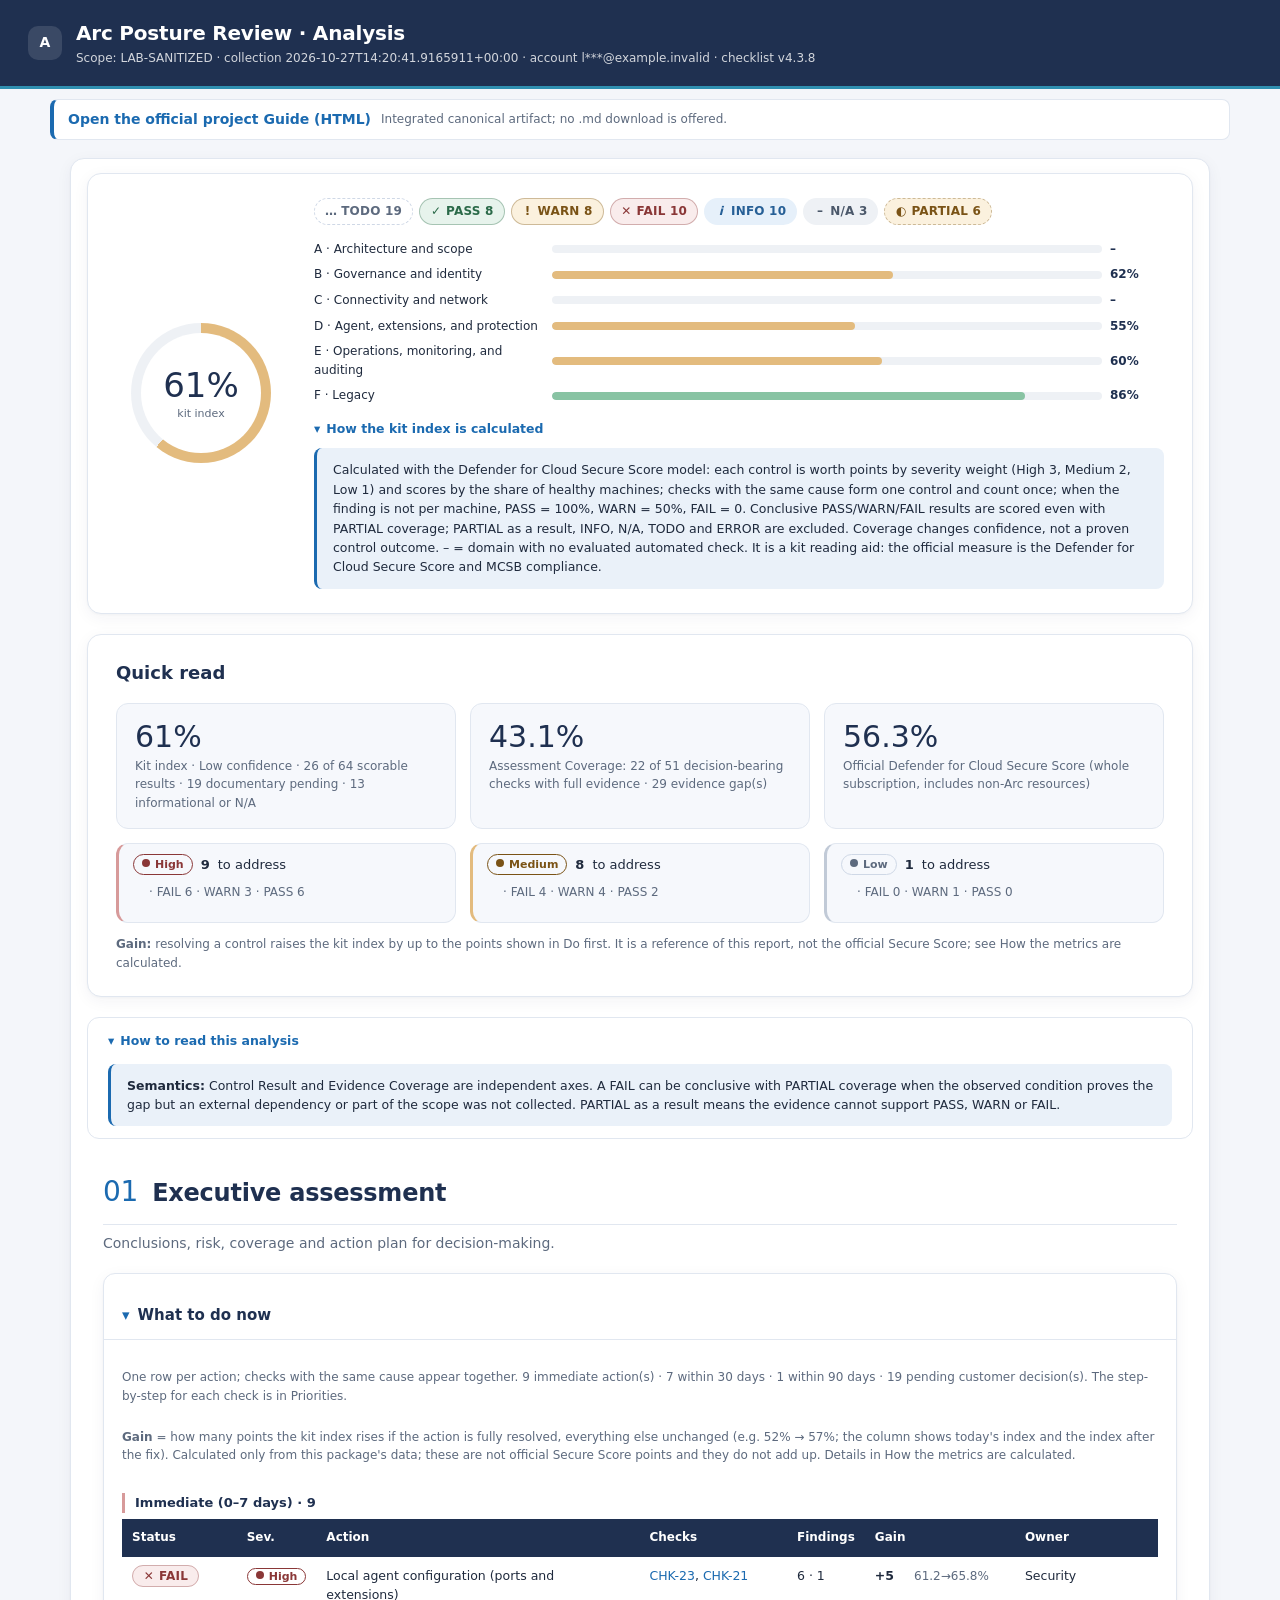
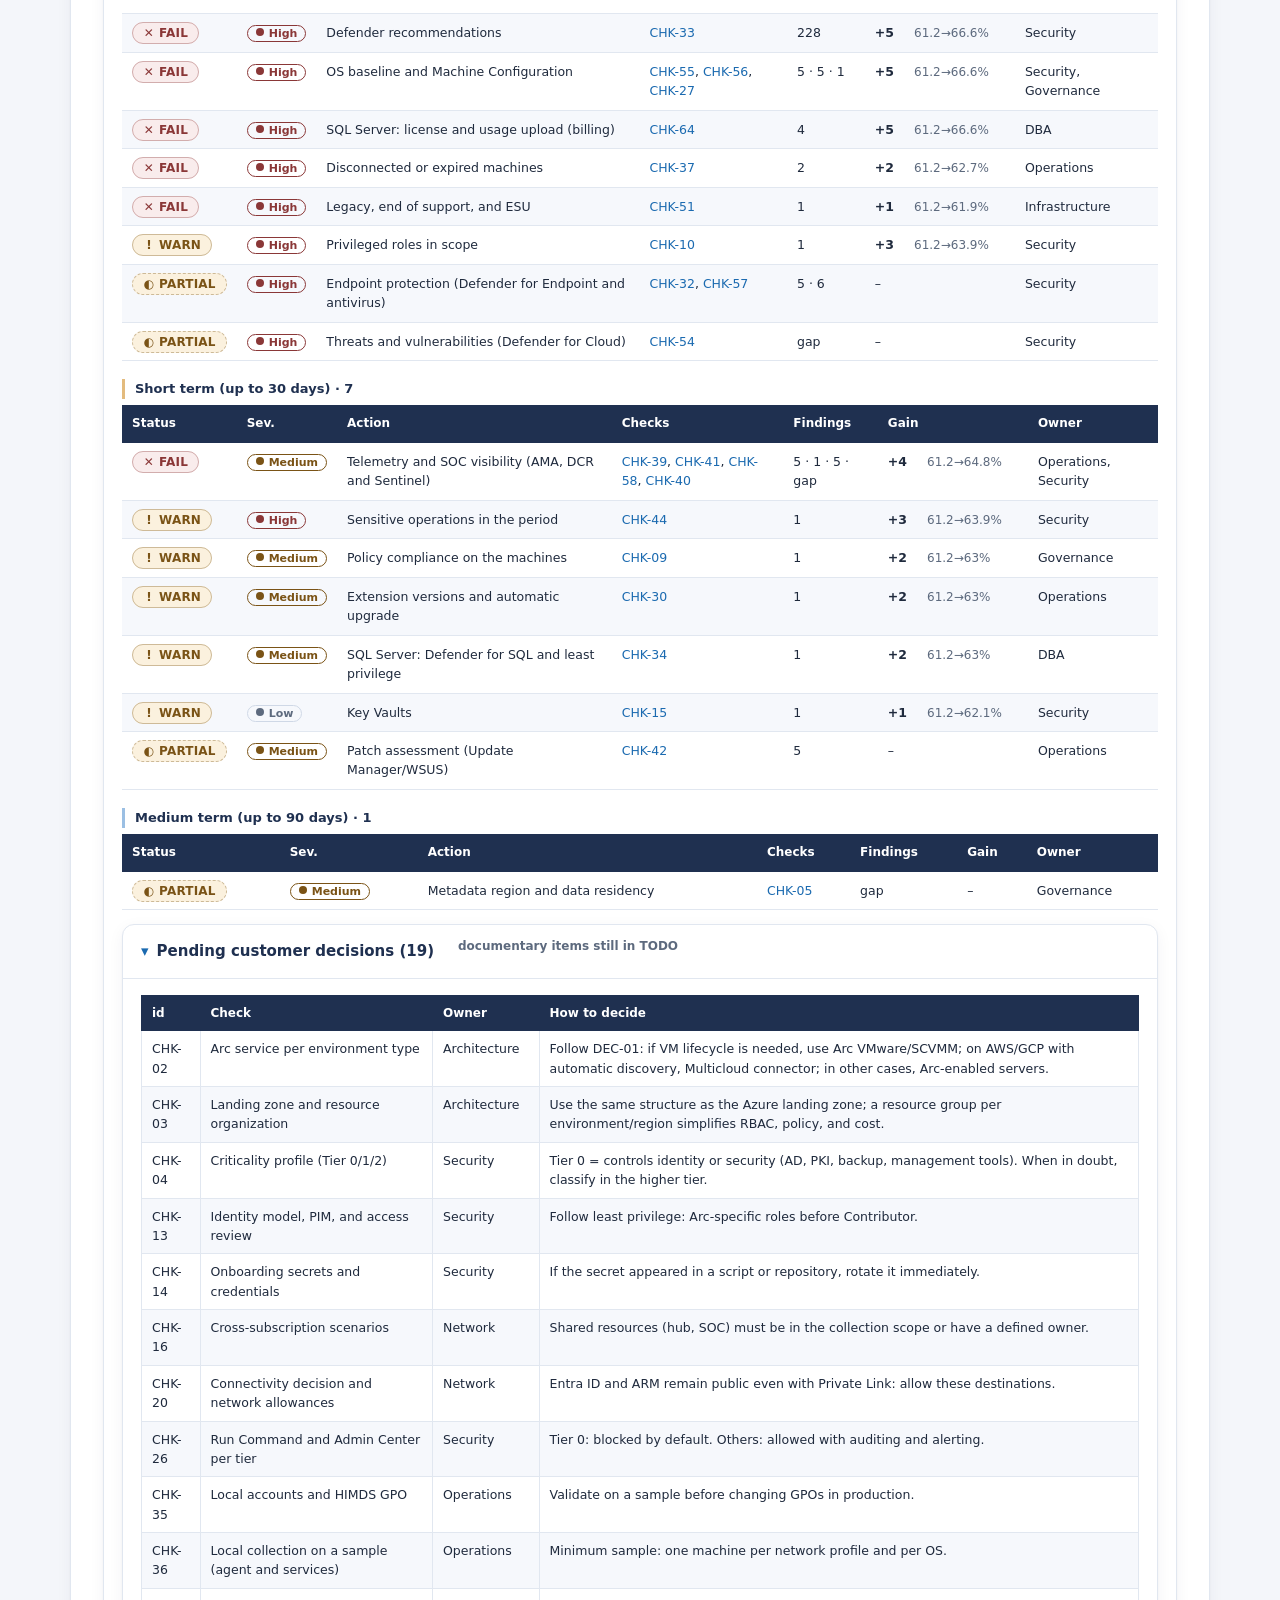
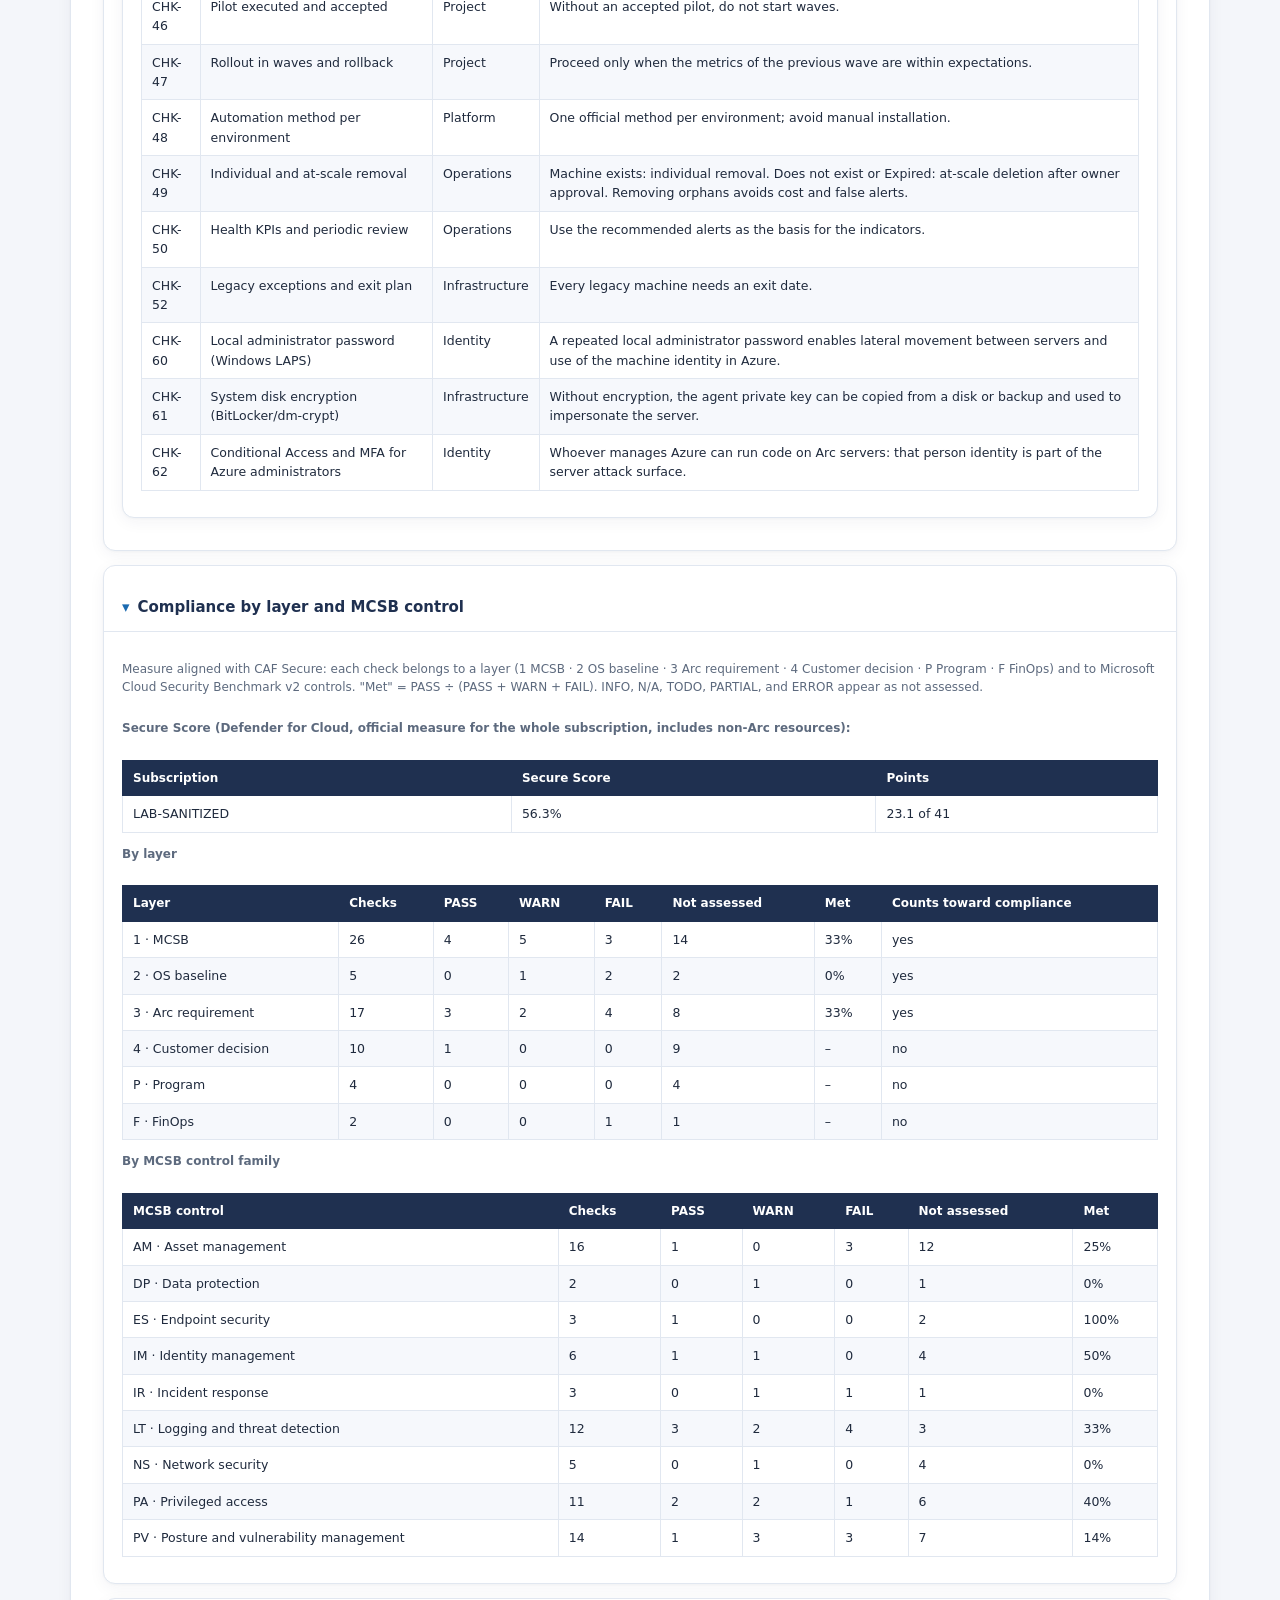
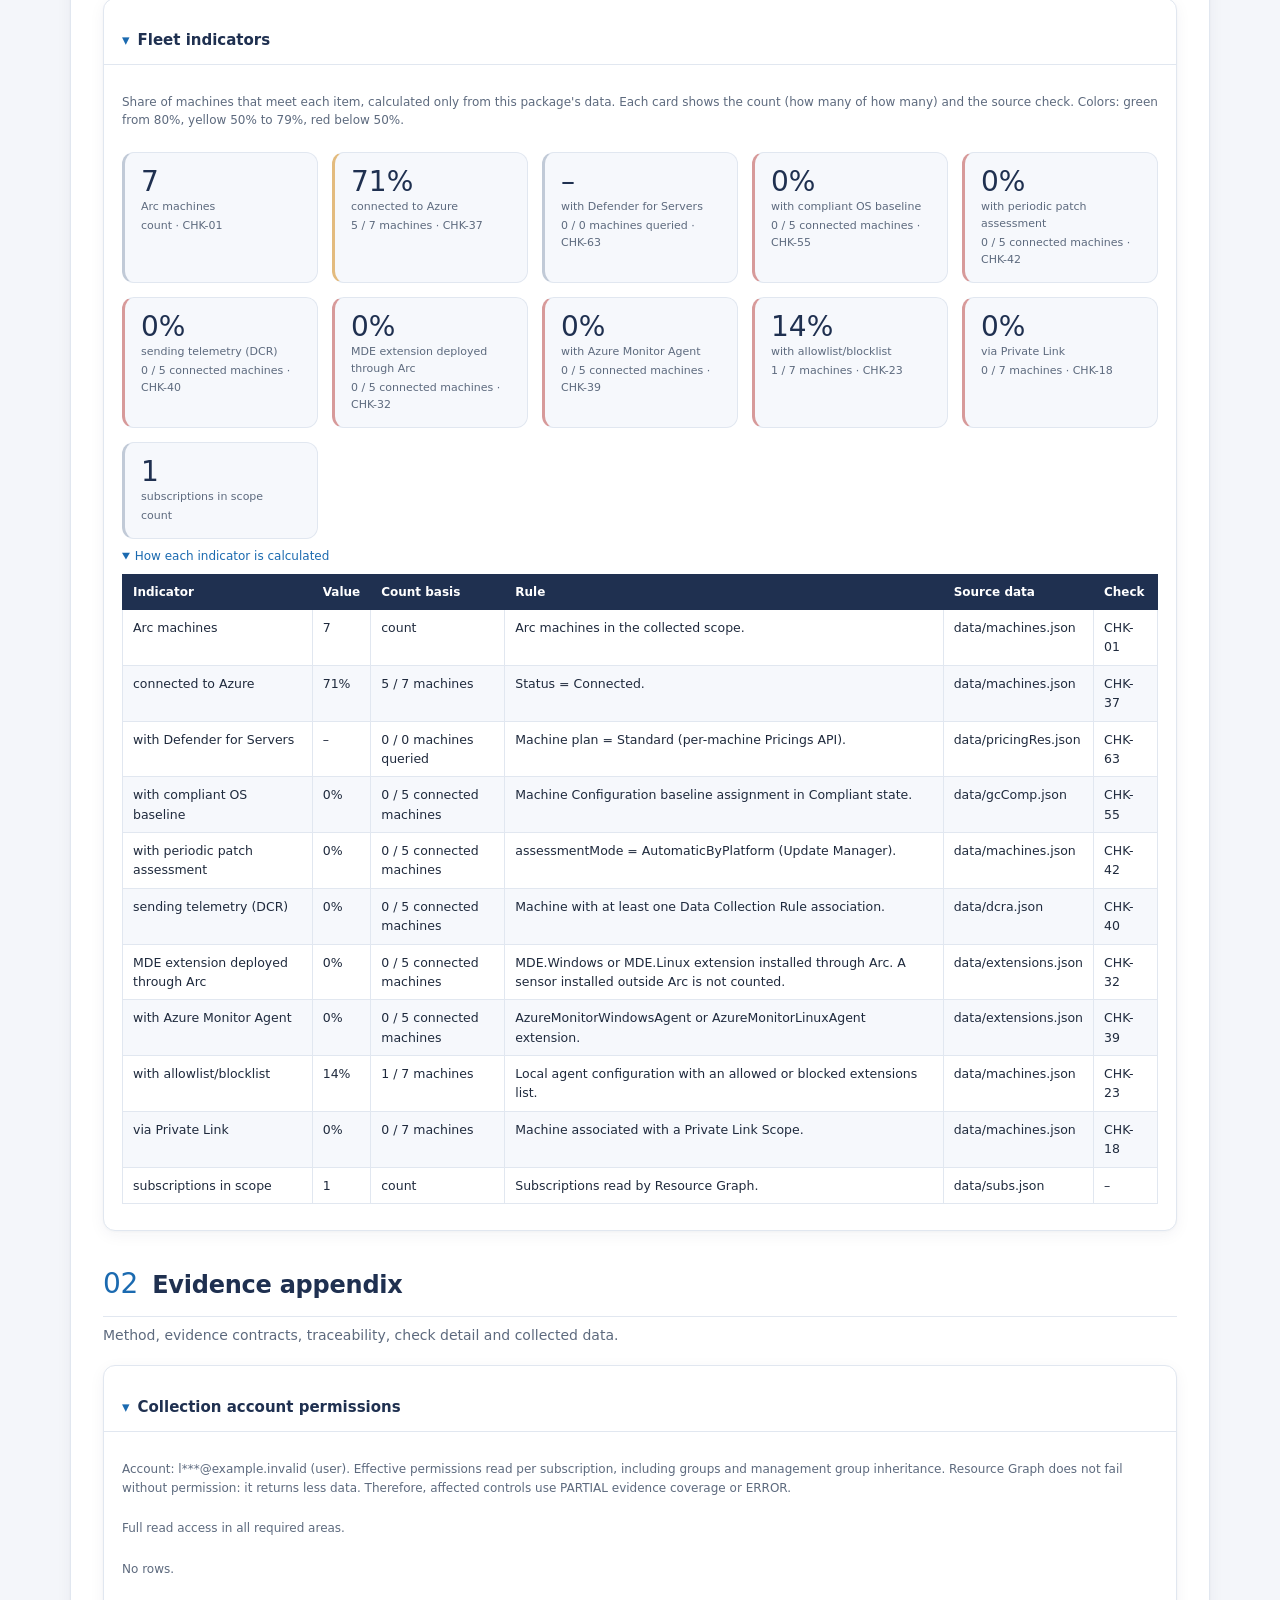
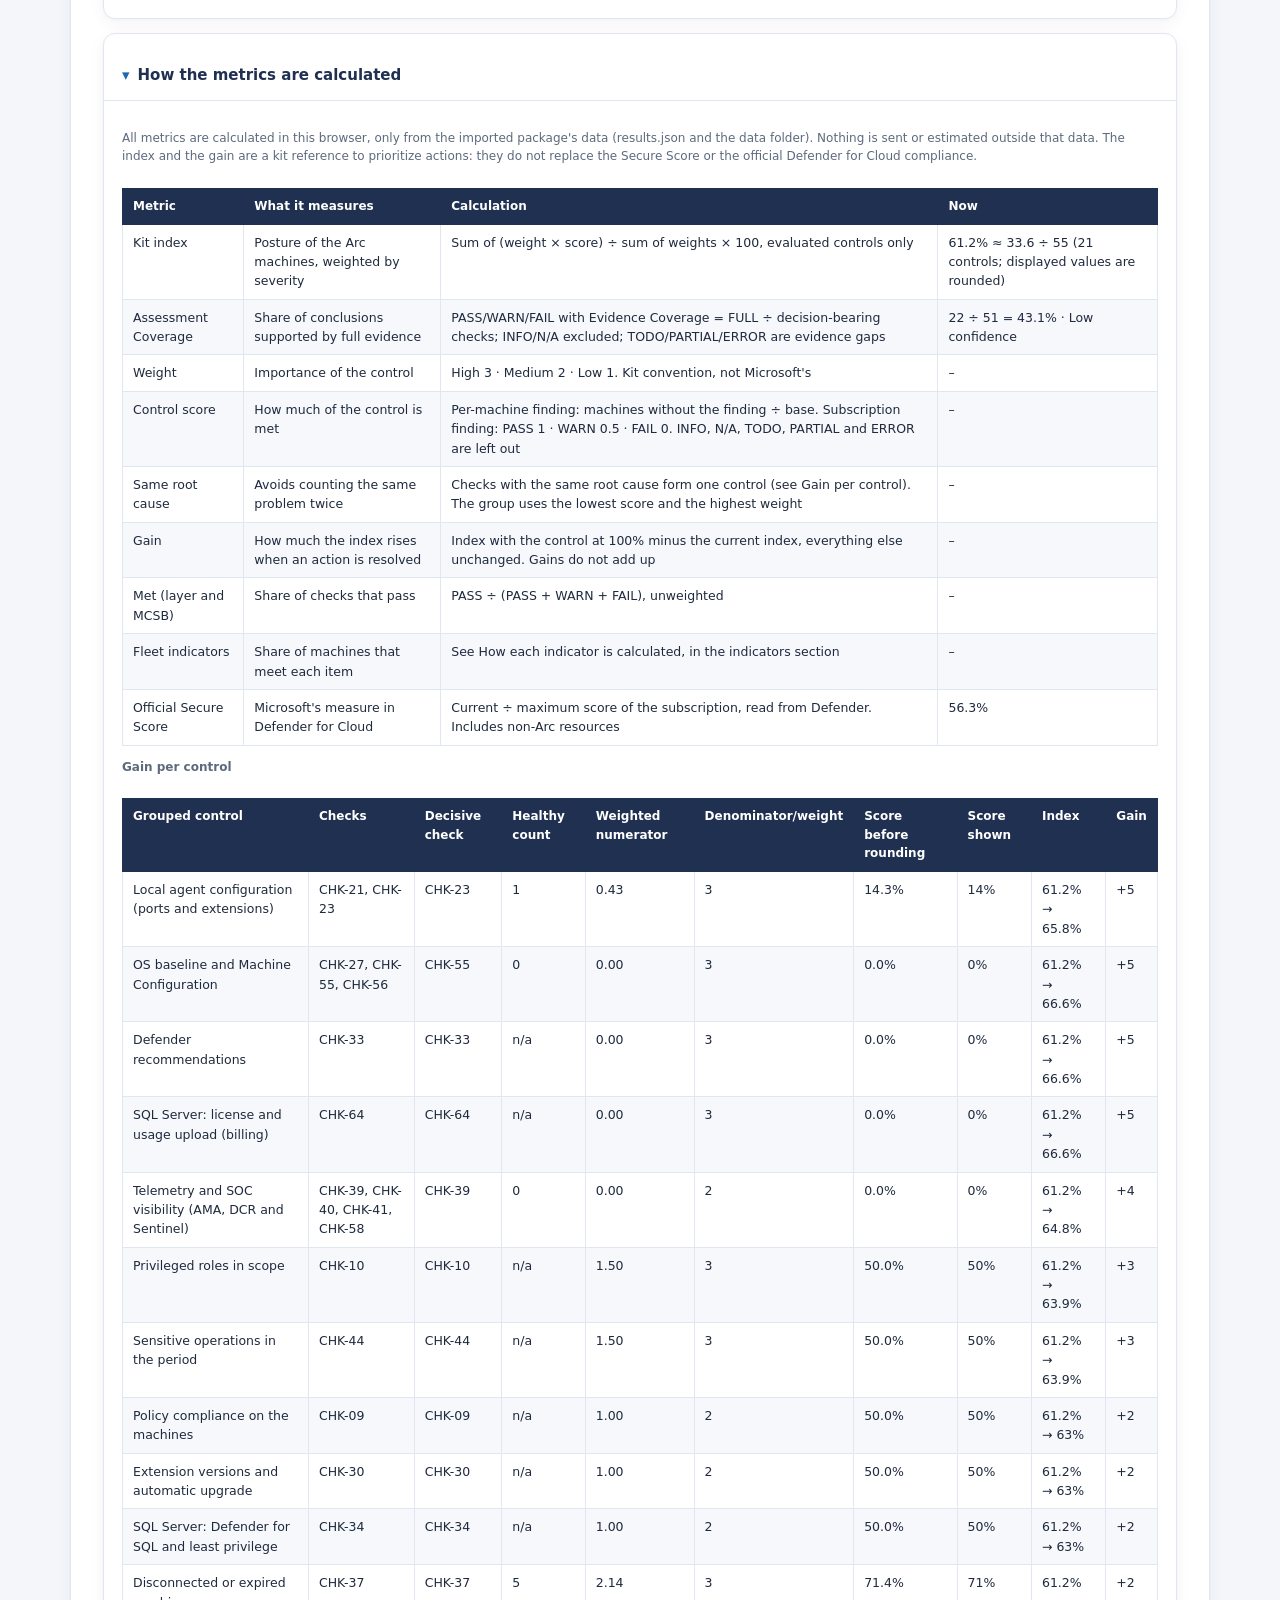
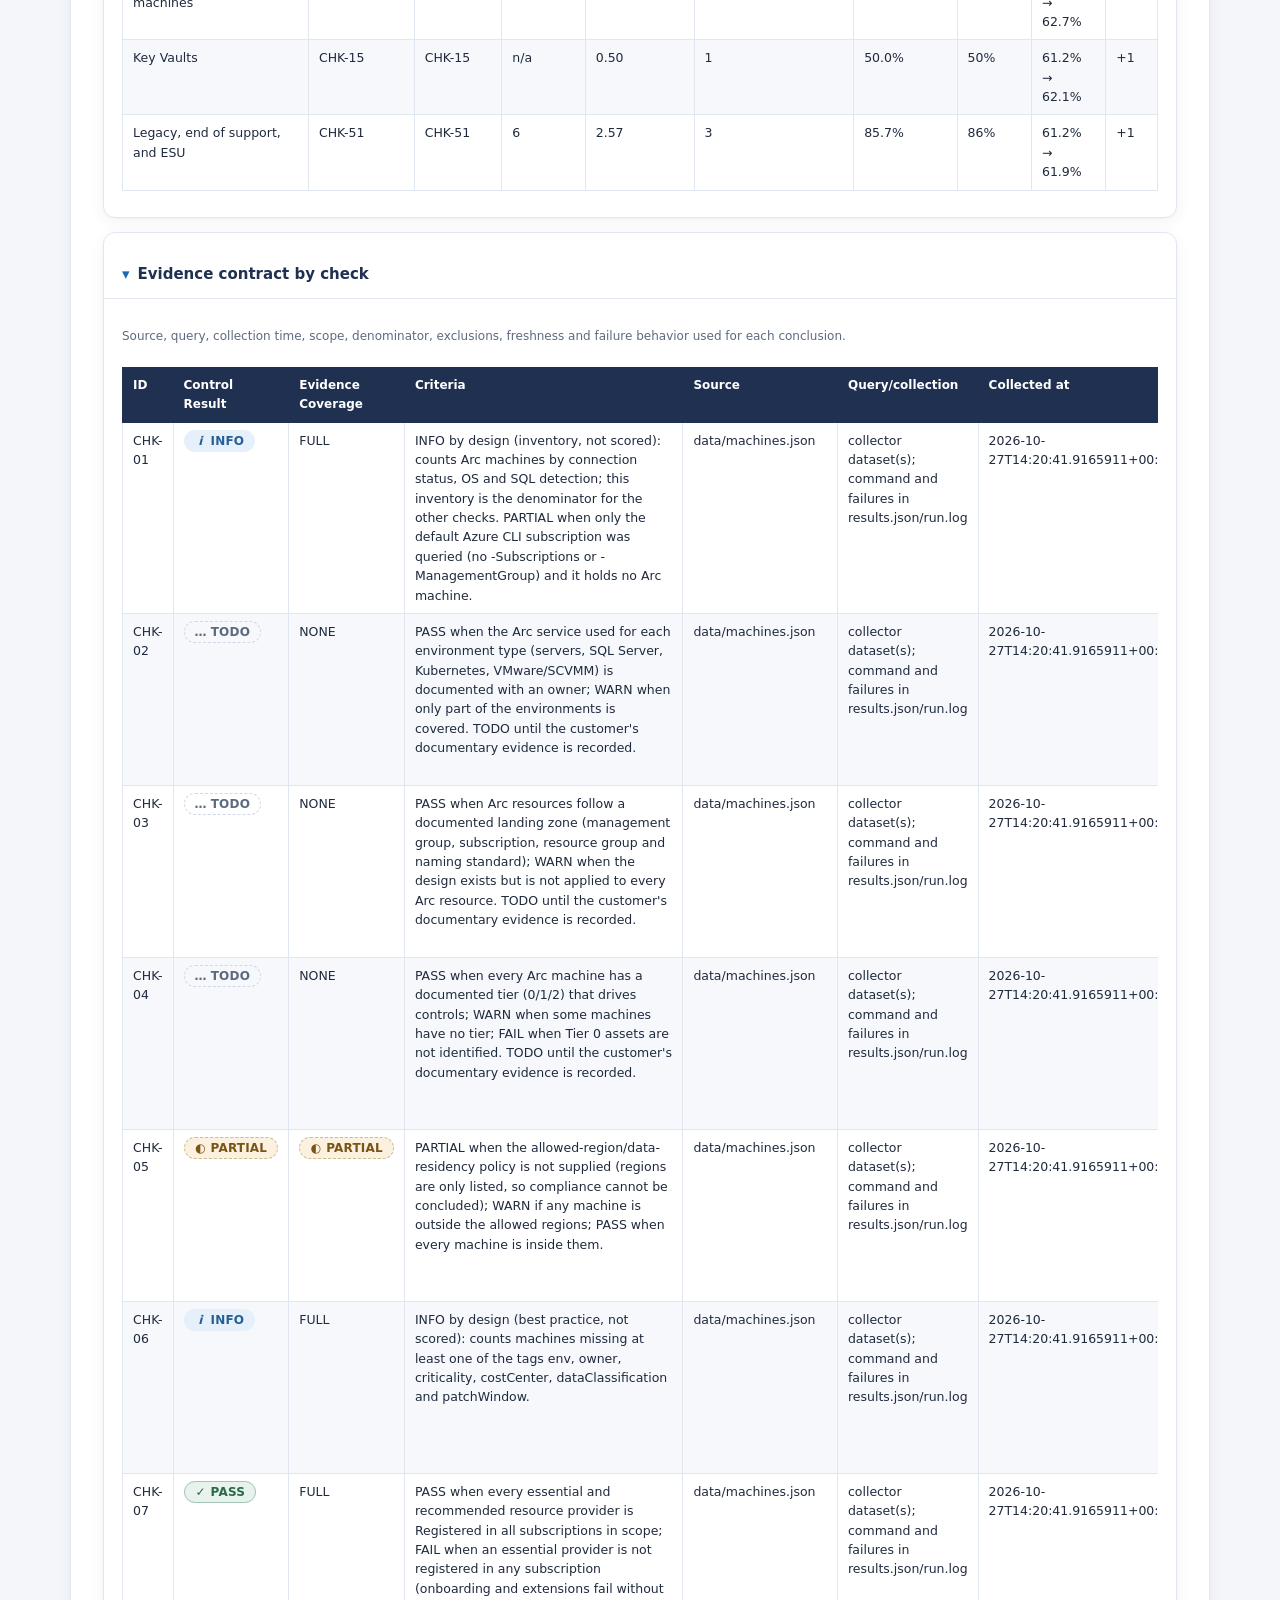
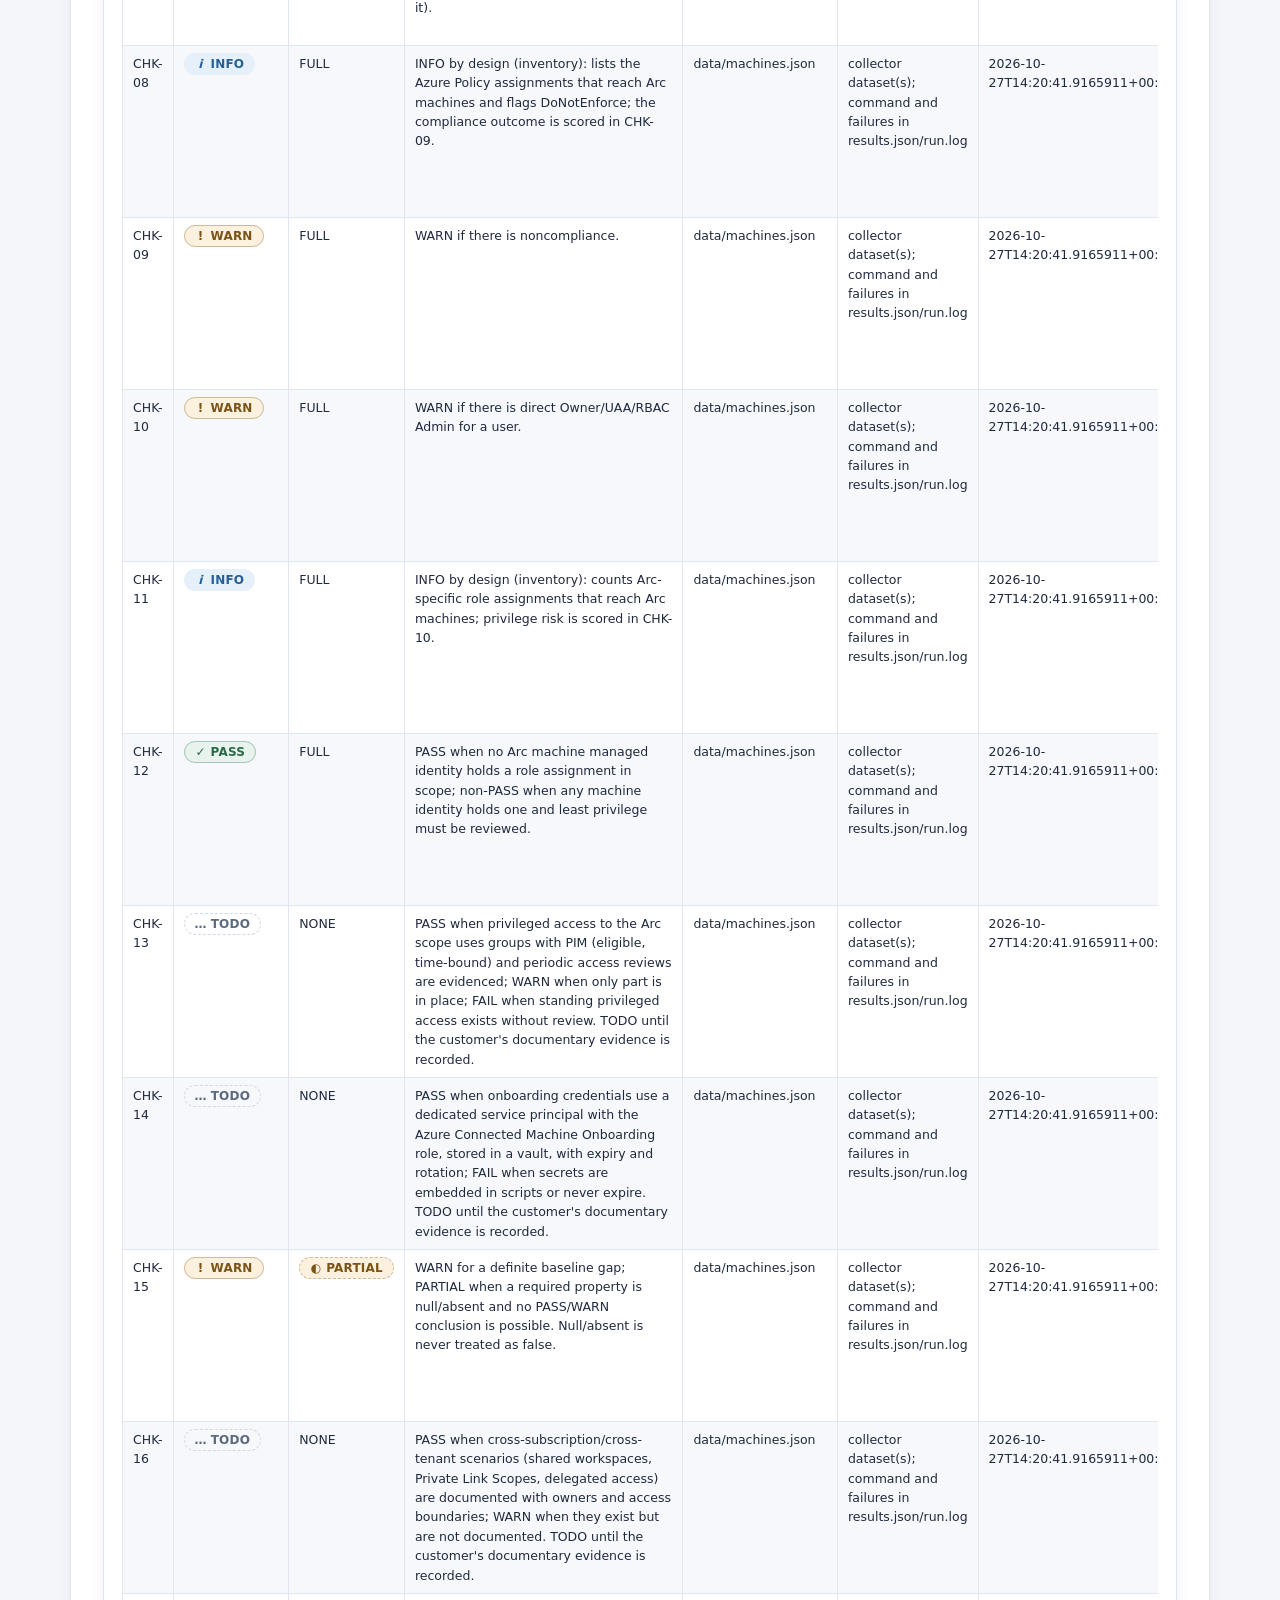
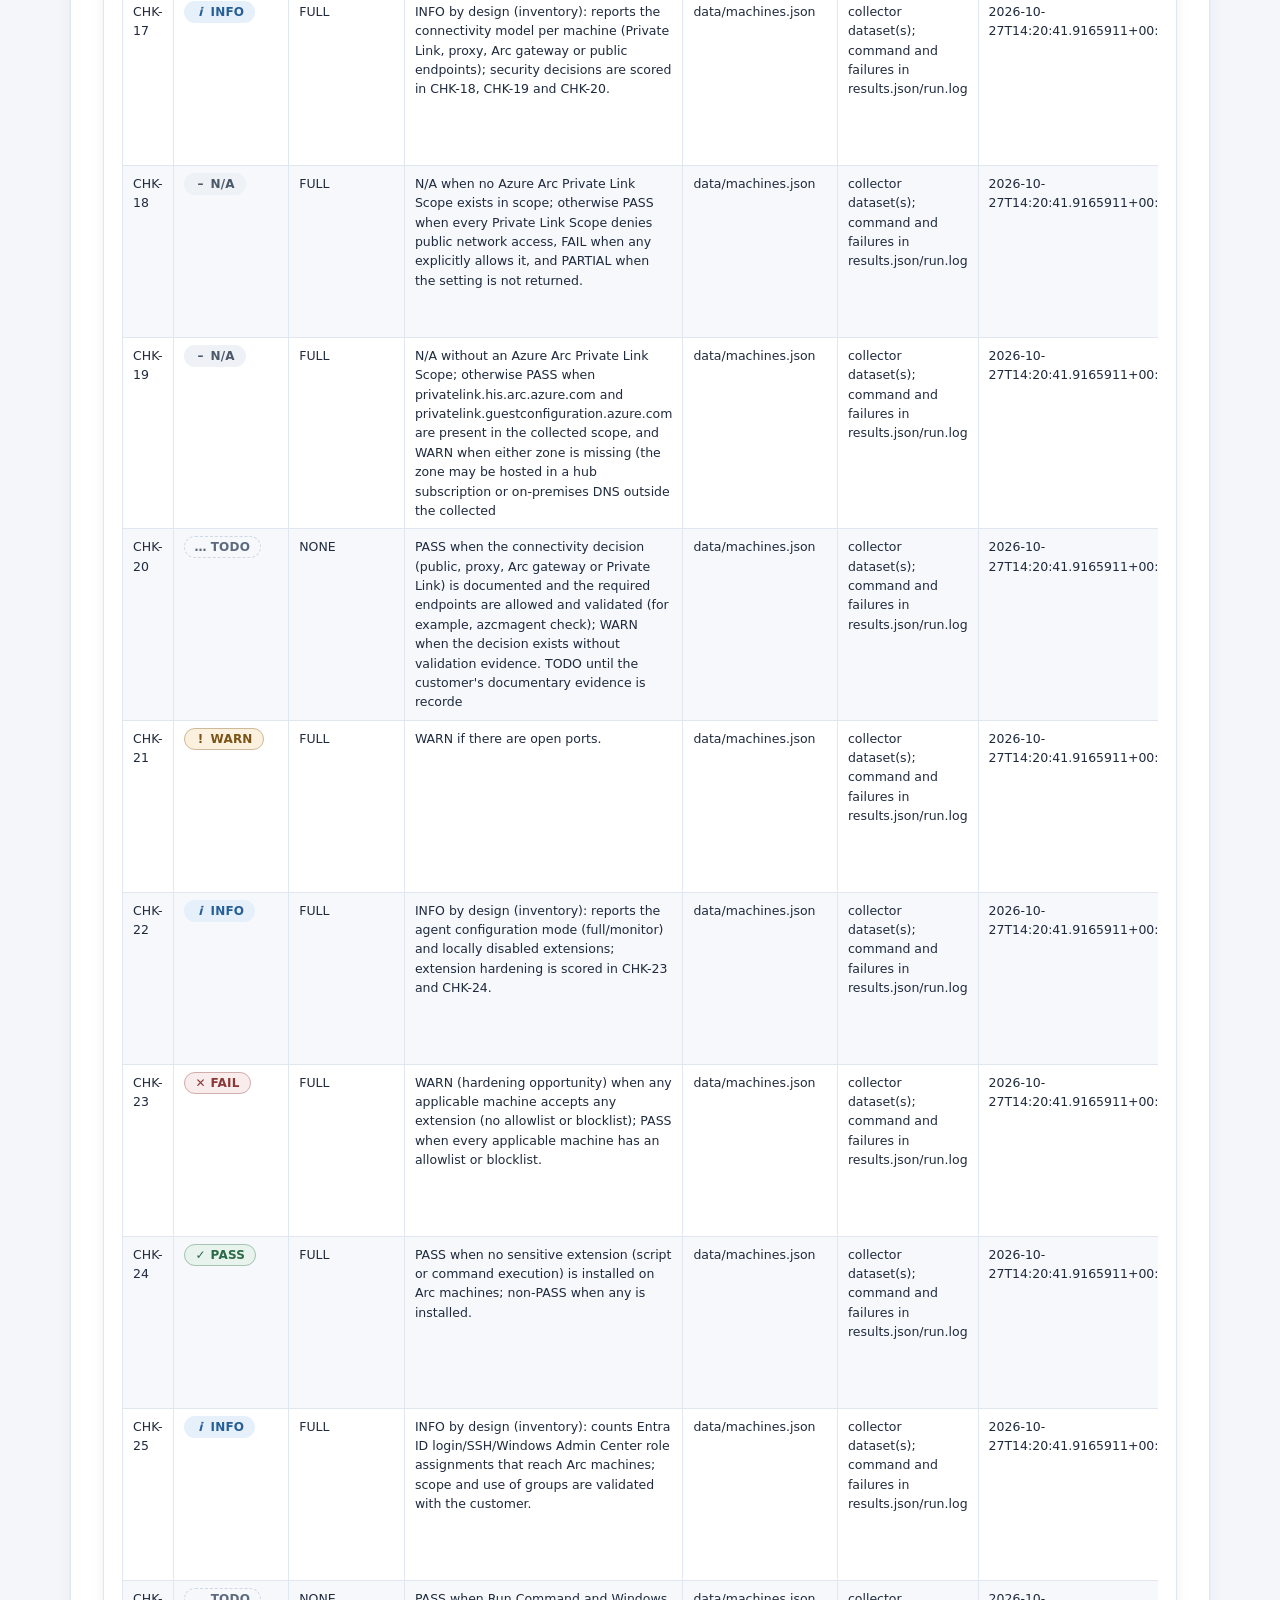
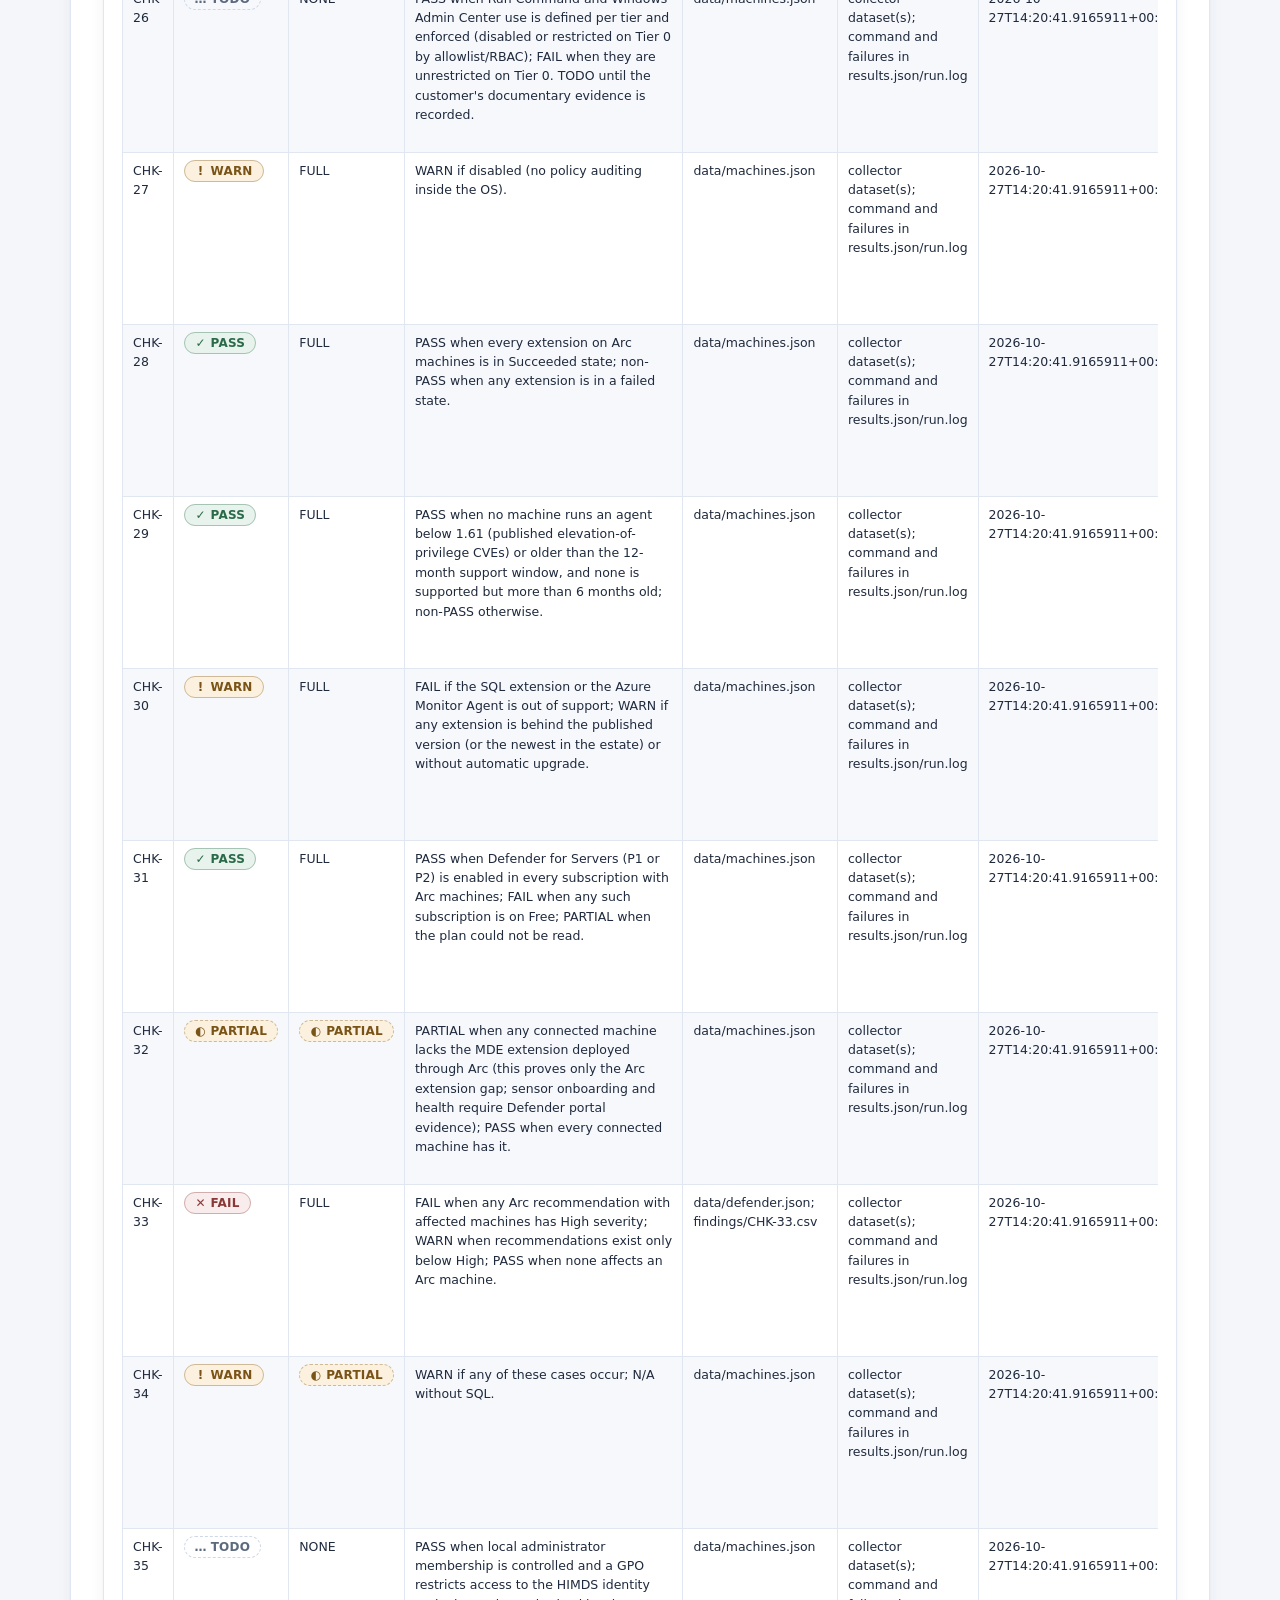
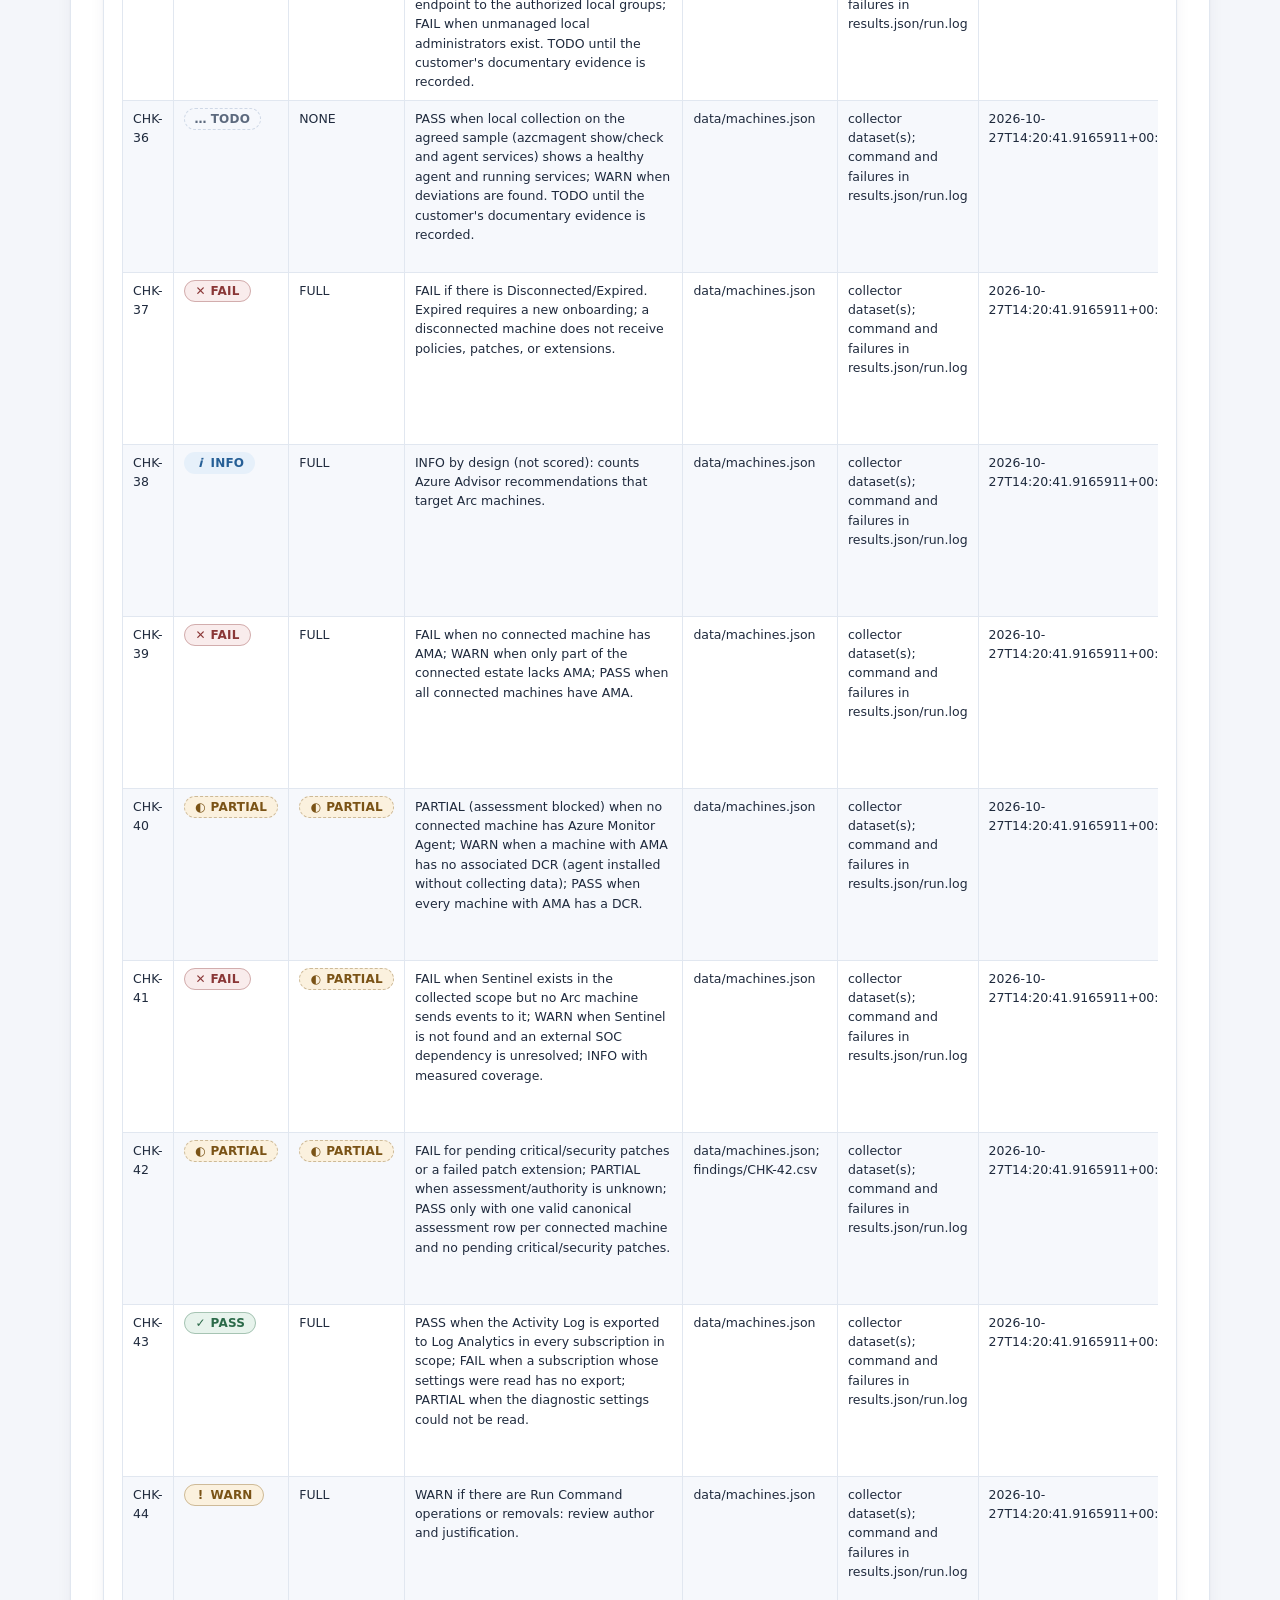
<file: docs/examples/sample-analysis.en-US.html>
<!DOCTYPE html><html lang="en"><head><meta charset="utf-8"><meta http-equiv="Content-Security-Policy" content="default-src 'none'; script-src 'sha256-BCX6RogTaSCSxWK1iOYGBCQX1FrXLwvop0eKsUQS8u4='; style-src 'unsafe-inline'; img-src data:; base-uri 'none'; form-action 'none'"><meta name="referrer" content="no-referrer"><meta name="viewport" content="width=device-width, initial-scale=1"><title>Arc Posture Review - analysis</title><style>
  :root {
    --bg: #f3f2f1; --panel: #ffffff; --panel-2: #f8fafc; --line: #e1dfdd; --line-2: #c8c6c4;
    --text: #201f1e; --muted: #605e5c; --accent: #0078d4; --accent-2: #005a9e; --accent-soft: #deecf9;
    --pass: #107c10; --pass-bg: #dff6dd; --warn: #8a5a00; --warn-bg: #fff4ce; --fail: #a4262c; --fail-bg: #fde7e9;
    --info: #005a9e; --info-bg: #deecf9; --na: #605e5c; --na-bg: #f3f2f1; --err: #5c2e91; --err-bg: #efe6fb;
    --code-bg: #f7f9fc; --shadow: 0 1px 2px rgba(0,0,0,.06), 0 2px 8px rgba(0,0,0,.05);
  }
  @media (prefers-color-scheme: dark) {
    :root {
      --bg: #1b1a19; --panel: #252423; --panel-2: #2d2c2b; --line: #3b3a39; --line-2: #4a4948;
      --text: #f3f2f1; --muted: #c8c6c4; --accent: #2899f5; --accent-2: #6cb8f6; --accent-soft: #10314f;
      --pass: #92c353; --pass-bg: #233a1c; --warn: #fce100; --warn-bg: #3d3412; --fail: #f1707b; --fail-bg: #442326;
      --info: #6cb8f6; --info-bg: #10314f; --na: #c8c6c4; --na-bg: #323130; --err: #c5a8f0; --err-bg: #34274a;
      --code-bg: #201f1e; --shadow: none;
    }
  }
  * { box-sizing: border-box; }
  body { margin: 0; font-family: "Segoe UI", system-ui, Arial, sans-serif; font-size: 14px; background: var(--bg); color: var(--text); }
  header.top { background: linear-gradient(90deg, #004578, #0078d4); color: #fff; padding: 14px 20px; display: flex; align-items: center; gap: 14px; flex-wrap: wrap; }
  .logo { width: 34px; height: 34px; border-radius: 8px; background: rgba(255,255,255,.18); display: grid; place-items: center; font-weight: 700; }
  header h1 { margin: 0; font-size: 18px; font-weight: 600; }
  header .sub { font-size: 12px; opacity: .9; }
  header .badges { margin-inline-start: auto; display: flex; gap: 8px; flex-wrap: wrap; }
  .hb { font-size: 11px; padding: 3px 10px; border-radius: 999px; background: rgba(255,255,255,.18); border: 1px solid rgba(255,255,255,.35); }
  .steps { display: flex; gap: 6px; padding: 10px 20px; background: var(--panel); border-bottom: 1px solid var(--line); flex-wrap: wrap; }
  .step { font-size: 12px; color: var(--muted); padding: 4px 10px; border-radius: 999px; border: 1px solid var(--line); }
  .step b { color: var(--accent); margin-inline-end: 4px; }
  main.grid { display: grid; grid-template-columns: minmax(0, 1.05fr) minmax(0, 1fr); gap: 16px; padding: 16px 20px 28px; align-items: start; }
  .card { background: var(--panel); border: 1px solid var(--line); border-radius: 10px; box-shadow: var(--shadow); margin-block-end: 16px; }
  .card > h2 { margin: 0; font-size: 15px; padding: 12px 16px; border-block-end: 1px solid var(--line); display: flex; align-items: center; gap: 8px; }
  .card > h2 .n { width: 22px; height: 22px; border-radius: 50%; background: var(--accent); color: #fff; display: inline-grid; place-items: center; font-size: 12px; }
  .pad { padding: 14px 16px; }
  .fields { display: grid; grid-template-columns: 1fr 1fr; gap: 10px 12px; }
  .fields .full { grid-column: 1 / -1; }
  label.f { display: block; font-size: 12px; color: var(--muted); margin-block-end: 4px; }
  input, select, textarea, button { font: inherit; color: var(--text); }
  input[type=text], input[type=number], select, textarea { width: 100%; padding: 7px 9px; border: 1px solid var(--line-2); border-radius: 6px; background: var(--panel); }
  input:focus, select:focus, textarea:focus { outline: 2px solid var(--accent); outline-offset: -1px; }
  textarea { min-height: 80px; resize: vertical; }
  .hint { font-size: 12px; color: var(--muted); margin-block-start: 8px; line-height: 1.45; }
  button.btn { border: 1px solid var(--line-2); background: var(--panel); border-radius: 6px; padding: 7px 12px; cursor: pointer; }
  button.btn:hover { border-color: var(--accent); }
  button.primary { background: var(--accent); border-color: var(--accent); color: #fff; font-weight: 600; }
  button.primary:hover { background: var(--accent-2); }
  .toolbar { display: flex; gap: 8px; flex-wrap: wrap; align-items: center; padding: 12px 16px; border-block-end: 1px solid var(--line); }
  .toolbar input[type=text] { flex: 1 1 200px; width: auto; }
  .toolbar select { width: auto; }
  details.dom { border-block-end: 1px solid var(--line); }
  details.dom > summary { list-style: none; cursor: pointer; padding: 10px 16px; display: flex; align-items: center; gap: 10px; background: var(--panel-2); font-weight: 600; }
  details.dom > summary::-webkit-details-marker { display: none; }
  details.dom > summary .caret { transition: transform .15s; color: var(--muted); }
  details.dom[open] > summary .caret { transform: rotate(90deg); }
  details.dom > summary .cnt { margin-inline-start: auto; font-weight: 400; font-size: 12px; color: var(--muted); }
  .item { display: grid; grid-template-columns: 22px minmax(0, 1fr) 96px minmax(0, 160px); gap: 10px; align-items: start; padding: 10px 16px; border-block-start: 1px solid var(--line); }
  .item.hidden { display: none; }
  .item .id { font-family: Consolas, Menlo, monospace; font-size: 12px; color: var(--accent); font-weight: 600; margin-inline-end: 6px; }
  .item .t { font-weight: 600; }
  .item .meta { margin-block-start: 4px; display: flex; gap: 6px; flex-wrap: wrap; }
  .item details.more summary { font-size: 12px; color: var(--accent); cursor: pointer; margin-block-start: 4px; }
  .item details.more p { font-size: 12px; color: var(--muted); margin: 6px 0 0; line-height: 1.45; }
  .item .found { font-size: 12px; margin-block-start: 6px; padding: 6px 8px; border-radius: 6px; background: var(--panel-2); border: 1px dashed var(--line-2); }
  .item select, .item input[type=text] { padding: 5px 6px; font-size: 12px; }
  .pill { font-size: 11px; padding: 1px 8px; border-radius: 999px; border: 1px solid var(--line-2); color: var(--muted); }
  .sev-High { color: var(--fail); border-color: var(--fail); }
  .sev-Medium { color: var(--warn); border-color: var(--warn); }
  .sev-Low { color: var(--muted); }
  .ty-auto { color: var(--info); border-color: var(--info); }
  .st { font-weight: 600; }
  .st-PASS { background: var(--pass-bg); color: var(--pass); }
  .st-WARN { background: var(--warn-bg); color: var(--warn); }
  .st-FAIL { background: var(--fail-bg); color: var(--fail); }
  .st-INFO { background: var(--info-bg); color: var(--info); }
  .st-NA, .st-MANUAL { background: var(--na-bg); color: var(--na); }
  .st-ERROR { background: var(--err-bg); color: var(--err); }
  .right { position: sticky; top: 12px; }
  .kpis { display: grid; grid-template-columns: repeat(4, 1fr); gap: 10px; padding: 14px 16px; }
  .kpi { border: 1px solid var(--line); border-radius: 8px; padding: 10px; background: var(--panel-2); }
  .kpi .v { font-size: 22px; font-weight: 700; }
  .kpi .l { font-size: 11px; color: var(--muted); }
  .chips { display: flex; gap: 6px; flex-wrap: wrap; padding: 0 16px 14px; }
  .chip { font-size: 12px; padding: 3px 10px; border-radius: 999px; }
  .tabs { display: flex; gap: 4px; padding: 0 12px; border-block-end: 1px solid var(--line); }
  .tab { border: 0; background: transparent; padding: 10px 12px; cursor: pointer; color: var(--muted); border-block-end: 2px solid transparent; }
  .tab.active { color: var(--accent); border-block-end-color: var(--accent); font-weight: 600; }
  .pane { display: none; }
  .pane.active { display: block; }
  .actions { display: flex; gap: 8px; flex-wrap: wrap; padding: 12px 16px; }
  pre.code { margin: 0; padding: 12px 16px; background: var(--code-bg); border-block: 1px solid var(--line); font-family: Consolas, Menlo, monospace; font-size: 12px; line-height: 1.45; white-space: pre; overflow: auto; max-height: 58vh; }
  table.res { width: 100%; border-collapse: collapse; font-size: 12px; }
  table.res th, table.res td { text-align: start; padding: 6px 8px; border-block-end: 1px solid var(--line); vertical-align: top; }
  table.res th { background: var(--panel-2); font-weight: 600; position: sticky; top: 0; }
  .scroll { max-height: 46vh; overflow: auto; }
  .guide { padding: 6px 16px 16px; line-height: 1.55; }
  .guide h3 { font-size: 14px; margin: 14px 0 6px; }
  .guide code { font-family: Consolas, Menlo, monospace; font-size: 12px; background: var(--code-bg); padding: 1px 4px; border-radius: 4px; }
  .guide ul, .guide ol { margin: 4px 0; padding-inline-start: 20px; }
  .guide a { color: var(--accent); }
  .drop { margin: 12px 16px; border: 2px dashed var(--line-2); border-radius: 10px; padding: 18px; text-align: center; color: var(--muted); }
  .drop.over { border-color: var(--accent); background: var(--accent-soft); }
  .msg { font-size: 12px; color: var(--muted); padding: 0 16px 10px; }
  .toast { position: fixed; inset-block-end: 18px; inset-inline-end: 18px; background: #323130; color: #fff; padding: 10px 14px; border-radius: 8px; font-size: 13px; opacity: 0; transition: opacity .2s; pointer-events: none; }
  .toast.show { opacity: 1; }
  .refs { display: flex; gap: 4px; flex-wrap: wrap; margin-block-start: 4px; }
  a.ref { font-size: 11px; padding: 1px 7px; border-radius: 4px; background: var(--accent-soft); color: var(--accent); text-decoration: none; font-family: Consolas, Menlo, monospace; }
  a.ref:hover, a.jump:hover { text-decoration: underline; }
  a.jump { color: var(--accent); text-decoration: none; }
  .flash { animation: fl 1.6s ease-out; }
  @keyframes fl { 0% { background: var(--warn-bg); } 100% { background: transparent; } }
  .guide h3 { font-size: 15px; margin: 22px 0 8px; padding-block-start: 10px; border-block-start: 1px solid var(--line); }
  .guide h4 { font-size: 14px; margin: 16px 0 6px; }
  .guide h5 { font-size: 13px; margin: 12px 0 6px; color: var(--muted); }
  .guide .pid { font-family: Consolas, Menlo, monospace; color: var(--accent); }
  .guide p, .guide li { font-size: 13px; }
  .guide blockquote { margin: 8px 0; padding: 6px 10px; border-inline-start: 3px solid var(--line-2); background: var(--panel-2); font-size: 12px; }
  .guide blockquote.verif { border-inline-start-color: var(--accent); }
  .tw { overflow-x: auto; margin: 8px 0; }
  table.gt { border-collapse: collapse; font-size: 12px; min-width: 100%; }
  table.gt th, table.gt td { border: 1px solid var(--line); padding: 5px 7px; text-align: start; vertical-align: top; }
  table.gt th { background: var(--panel-2); }
  .dgwrap { margin: 10px 0; border: 1px solid var(--line); border-radius: 10px; overflow: hidden; }
  svg.dg { display: block; width: 100%; height: auto; font-family: "Segoe UI", Arial, sans-serif; }
  .toc { display: flex; flex-wrap: wrap; gap: 6px; padding: 10px 0; }
  .toc a { font-size: 12px; padding: 3px 9px; border: 1px solid var(--line-2); border-radius: 999px; }
  .guide .act { border: 1px solid var(--line); border-radius: 10px; margin: 8px 0; background: var(--panel); }
  .guide .act .act { margin: 6px 0; }
  .guide .act > .acth { margin: 0; padding: 9px 12px; border: 0; cursor: pointer; display: flex; gap: 8px; align-items: baseline; flex-wrap: wrap; }
  .guide .act > .acth::before { content: "\25B8"; color: var(--accent); } .guide .act.open > .acth::before { content: "\25BE"; }
  .guide .act > .acth:hover { background: var(--panel-2); }
  .guide .act > .gfb { padding: 0 14px 10px; }
  .guide .gf3 > .acth { font-size: 15px; }
  .guide .gf4 > .acth { font-size: 14px; }
  .guide .gf5 > .acth { font-size: 13px; color: var(--ink); }
  .guide .gq { font-weight: 400; color: var(--muted); font-size: 12px; flex-basis: 100%; padding-inline-start: 18px; }
  a.ref.mc, span.ref.mc { background: #e8f3ee; color: #0b6a3d; } span.ref.ly { background: var(--panel-2); color: var(--muted); }
  @media print { .guide .act > .gfb[hidden], .act > .body[hidden] { display: block !important; } .gbar, .toc { display: none; } }
  .toc.toca { padding-block-start: 0; align-items: center; } .toc.toca a { font-size: 11px; padding: 2px 8px; }
  .gbar .btn.on { background: var(--accent-soft); border-color: var(--accent); color: var(--accent); box-shadow: inset 0 0 0 1px var(--accent); }
  .gbar .btn.on::before { content: "\2713  "; }
  .guide .act.open > .acth { background: var(--panel-2); border-radius: 10px 10px 0 0; }
  .gbar { display: flex; gap: 8px; align-items: center; flex-wrap: wrap; padding: 12px 16px 0; }
  .pick { color: var(--accent); cursor: pointer; text-decoration: underline; }
  .pick2 { cursor: pointer; }
  .privacy { border: 1px solid var(--line); border-inline-start: 4px solid var(--accent); border-radius: 6px; padding: 8px 12px; margin: 16px 16px 4px; font-size: 13px; background: var(--panel-2); }
  .privacy p { margin: 0 0 6px; } .privacy .ack { display: inline-flex; gap: 6px; align-items: center; margin-inline-end: 12px; font-weight: 600; }
  .mask { display: inline-flex; gap: 6px; align-items: center; font-size: 13px; margin-inline-start: 6px; }
  label.btn { display: inline-flex; align-items: center; border: 1px solid var(--line-2); background: var(--panel); border-radius: 6px; padding: 7px 12px; }
  label.btn:hover { border-color: var(--accent); }
  .sevt { display: grid; grid-template-columns: repeat(3, 1fr); gap: 8px; margin: 10px 0 4px; }
  .sevt .sv { border: 1px solid var(--line); border-inline-start: 4px solid var(--line-2); border-radius: 6px; padding: 6px 10px; font-size: 13px; display: flex; gap: 8px; align-items: center; flex-wrap: wrap; }
  .sevt .sv0 { border-inline-start-color: var(--sev-high); background: color-mix(in srgb, var(--sev-high) 7%, var(--panel)); }
  .sevt .sv1 { border-inline-start-color: var(--sev-med); background: color-mix(in srgb, var(--sev-med) 7%, var(--panel)); }
  .sevt .sv2 { border-inline-start-color: var(--sev-low); background: color-mix(in srgb, var(--sev-low) 6%, var(--panel)); }
  .backana { position: fixed; inset-inline-end: 20px; inset-block-end: 20px; z-index: 50; box-shadow: 0 2px 8px rgba(0,0,0,.25); }
  .ana { padding: 0 16px 16px; }
  .ana h3 { font-size: 14px; margin: 18px 0 8px; }
  .score { display: grid; grid-template-columns: 150px 1fr; gap: 14px; align-items: center; padding: 14px 16px; }
  .ring { width: 130px; height: 130px; border-radius: 50%; display: grid; place-items: center; font-size: 30px; font-weight: 700; }
  .ring small { display: block; font-size: 11px; font-weight: 400; color: var(--muted); text-align: center; }
  .bars .b { display: grid; grid-template-columns: 210px 1fr 54px; gap: 8px; align-items: center; font-size: 12px; margin: 4px 0; }
  .bars .t { height: 10px; background: var(--panel-2); border: 1px solid var(--line); border-radius: 6px; overflow: hidden; }
  .bars .f { height: 100%; }
  .cards { display: grid; grid-template-columns: repeat(auto-fill, minmax(150px, 1fr)); gap: 8px; }
  .card2 { border: 1px solid var(--line); border-radius: 8px; padding: 8px 10px; background: var(--panel-2); }
  .card2 .v { font-size: 18px; font-weight: 700; }
  .card2 .l { font-size: 11px; color: var(--muted); }
  .card2 .kn { font-size: 11px; color: var(--muted); margin-top: 2px; }
  details.mx { margin: 8px 0 0; font-size: 12px; } details.mx > summary { cursor: pointer; color: var(--accent); }
  details.pr { border: 1px solid var(--line); border-radius: 8px; margin: 6px 0; }
  details.pr > summary { cursor: pointer; padding: 7px 10px; font-size: 13px; display: flex; gap: 8px; align-items: center; flex-wrap: wrap; }
  details.pr .body { padding: 4px 10px 10px; font-size: 12px; }
  .fcard { border: 1px solid var(--line); border-radius: 8px; padding: 8px 10px; margin: 6px 0; }
  .fcard .hd { display: flex; gap: 8px; align-items: baseline; flex-wrap: wrap; }
  .fcard .fn { font-family: Consolas, Menlo, monospace; font-weight: 600; }
  .fcard ul { margin: 4px 0 0; padding-inline-start: 18px; font-size: 12px; }
  .fcard .ds { font-size: 12px; color: var(--muted); }
  .gd { color: var(--pass); } .bd { color: var(--fail); } .md { color: var(--warn); }
  @media (max-width: 1150px) { main.grid { grid-template-columns: 1fr; } .right { position: static; } }
  @media (max-width: 640px) { .fields { grid-template-columns: 1fr; } .item { grid-template-columns: 22px 1fr; } .item select, .item .note { grid-column: 2; } .kpis { grid-template-columns: 1fr 1fr; } }
  @media print { header.top, .steps, .toolbar, .tabs, .actions, .right .kpis { display: none; } main.grid { display: block; } .pane { display: block; } }

  /* ===== assistente ===== */
  .wiz { display: flex; align-items: center; gap: 0; padding: 14px 20px; background: var(--panel); border-bottom: 1px solid var(--line); overflow-x: auto; position: sticky; top: 0; z-index: 5; }
  .wiz .tab.wstep { display: flex; align-items: center; gap: 10px; padding: 6px 10px; border: 1px solid transparent; border-radius: 10px; background: transparent; cursor: pointer; text-align: start; color: var(--muted); white-space: nowrap; }
  .wiz .tab.wstep:hover { background: var(--panel-2); }
  .wiz .tab.wstep.active { border-color: var(--accent); background: var(--accent-soft); color: var(--text); font-weight: 400; }
  .wn { width: 28px; height: 28px; border-radius: 50%; display: inline-grid; place-items: center; font-weight: 700; border: 2px solid var(--line-2); color: var(--muted); background: var(--panel); flex: none; }
  .wstep.active .wn { border-color: var(--accent); background: var(--accent); color: #fff; }
  .wstep.done .wn { border-color: var(--pass); background: var(--pass); color: #fff; }
  .wstep.done .wn::after { content: "\2713"; } .wstep.done .wn { font-size: 0; } .wstep.done .wn::after { font-size: 14px; }
  .wstep.attn .wn { border-color: var(--warn); }
  .wt { display: flex; flex-direction: column; line-height: 1.2; } .wt b { font-size: 13px; } .wt small { font-size: 11px; color: var(--muted); }
  .wstep.attn .wt small { color: var(--warn); font-weight: 600; }
  .wline { flex: 1 1 24px; min-width: 16px; height: 2px; background: var(--line); }
  main.wrap { max-width: 1180px; margin: 0 auto; padding: 18px 20px 32px; }
  .lead { margin: 0 0 14px; color: var(--muted); }
  .step-card .pad { display: grid; gap: 12px; }
  .hstat { margin-inline-start: auto; font-size: 12px; font-weight: 600; padding: 2px 10px; border-radius: 999px; }
  .hstat.ok { color: var(--pass); background: var(--pass-bg); } .hstat.wr { color: var(--warn); background: var(--warn-bg); } .hstat.er { color: var(--fail); background: var(--fail-bg); }
  .seg { display: inline-flex; flex-wrap: wrap; gap: 0; border: 1px solid var(--line-2); border-radius: 8px; overflow: hidden; width: max-content; max-width: 100%; }
  .seg label { cursor: pointer; } .seg input { position: absolute; opacity: 0; pointer-events: none; }
  .seg span { display: block; padding: 7px 14px; font-size: 13px; border-inline-end: 1px solid var(--line); }
  .seg label:last-child span { border-inline-end: 0; }
  .seg input:checked + span { background: var(--accent); color: #fff; }
  .seg input:focus-visible + span { outline: 2px solid var(--accent-2); outline-offset: -2px; }
  .seg-btn { border: 0; gap: 8px; overflow: visible; }
  .fld input { width: 100%; }
  .fhelp { font-size: 12px; color: var(--muted); margin: 4px 0 0; }
  .fmsg { font-size: 12px; margin-top: 4px; min-height: 0; }
  .fld.inv input { border-color: var(--fail); box-shadow: 0 0 0 1px var(--fail); }
  .fld.inv .fmsg { color: var(--fail); }
  .fld.wrn input { border-color: #c19c00; }
  .fld.wrn .fmsg { color: var(--warn); }
  details.opts { border: 1px solid var(--line); border-radius: 8px; background: var(--panel-2); }
  details.opts > summary { cursor: pointer; padding: 9px 12px; display: flex; gap: 10px; align-items: baseline; flex-wrap: wrap; list-style: none; }
  details.opts > summary::-webkit-details-marker { display: none; }
  details.opts > summary::before { content: "\25B8"; color: var(--accent); } details.opts[open] > summary::before { content: "\25BE"; }
  details.opts > summary span { font-weight: 600; } details.opts > summary small { color: var(--muted); font-size: 12px; }
  details.opts > .fields, details.opts > .toolbar, details.opts > #checklist, details.opts > pre { margin: 0 12px 12px; }
  details.opts > .fields { padding-top: 4px; }
  .mini { display: flex; flex-wrap: wrap; gap: 8px; } .mini span { background: var(--panel-2); border: 1px solid var(--line); border-radius: 999px; padding: 4px 12px; font-size: 12px; color: var(--muted); }
  .mini b { color: var(--text); font-size: 14px; margin-inline-end: 3px; }
  .vlist { list-style: none; margin: 0; padding: 0; display: grid; gap: 6px; }
  .vlist li { display: flex; gap: 8px; align-items: flex-start; padding: 8px 10px; border-radius: 8px; font-size: 13px; }
  .vlist li::before { font-weight: 700; flex: none; width: 16px; text-align: center; }
  .vlist li.err { background: var(--fail-bg); color: var(--fail); } .vlist li.err::before { content: "\2715"; }
  .vlist li.warn { background: var(--warn-bg); color: var(--warn); } .vlist li.warn::before { content: "!"; }
  .vlist li.info { background: var(--panel-2); color: var(--muted); } .vlist li.info::before { content: "i"; }
  .vlist li.ok { background: var(--pass-bg); color: var(--pass); font-weight: 600; } .vlist li.ok::before { content: "\2713"; }
  .vlist li[data-field] { cursor: pointer; } .vlist li[data-field]:hover { text-decoration: underline; }
  .preset { display: flex; flex-wrap: wrap; gap: 8px; align-items: stretch; }
  .pbtn { display: flex; flex-direction: column; align-items: flex-start; gap: 2px; min-width: 150px; padding: 8px 14px; border: 1.5px solid var(--line-2); border-radius: 10px; background: var(--panel); color: var(--text); cursor: pointer; text-align: start; font: inherit; }
  .pbtn small { color: var(--muted); font-size: 11px; }
  .pbtn:hover { border-color: var(--accent); }
  .pbtn.on { border-color: var(--accent); background: var(--accent); color: #fff; box-shadow: 0 0 0 3px var(--accent-soft); }
  .pbtn.on small { color: rgba(255,255,255,.9); }
  .pbtn.on b::before { content: "\2713  "; }
  .pcustom { align-self: center; font-size: 12px; color: var(--warn); background: var(--warn-bg); border-radius: 999px; padding: 4px 12px; }
  .domchips { display: flex; flex-wrap: wrap; gap: 6px; }
  .dchip { border: 1px solid var(--line); background: var(--panel-2); border-radius: 999px; padding: 4px 10px; font-size: 12px; cursor: pointer; color: var(--text); font: inherit; font-size: 12px; }
  .dchip .bar { display: inline-block; width: 46px; height: 6px; border-radius: 3px; background: var(--line); margin-inline-start: 6px; vertical-align: middle; overflow: hidden; }
  .dchip .bar i { display: block; height: 100%; background: var(--accent); }
  .dchip.full { border-color: var(--accent); } .dchip.zero { opacity: .65; }
  .mini.pulse span { animation: pulse .6s ease; }
  @keyframes pulse { 0% { background: var(--accent-soft); border-color: var(--accent); } 100% { background: var(--panel-2); } }
  .actbox { border-inline-start: 3px solid var(--accent); background: var(--panel-2); padding: 8px 12px; border-radius: 6px; margin: 8px 0; }
  .actbox p { margin: 4px 0; } .actbox ol { margin: 4px 0; padding-inline-start: 20px; }
  div.act { border: 1px solid var(--line); border-radius: 8px; margin: 6px 0; background: var(--panel); }
  div.act > .acth { cursor: pointer; padding: 8px 10px; display: flex; gap: 8px; align-items: center; flex-wrap: wrap; user-select: none; }
  div.act > .acth::before { content: "\25B8"; color: var(--accent); } div.act.open > .acth::before { content: "\25BE"; }
  div.act > .acth:hover { background: var(--panel-2); border-radius: 8px; }
  div.act > .acth:focus-visible { outline: 2px solid var(--accent); }
  div.act .body { padding: 0 12px 10px; }
  div.act.flash { animation: pulse 1.2s ease; }
  div.act .own { margin-inline-start: auto; font-size: 11px; color: var(--muted); border: 1px solid var(--line); border-radius: 999px; padding: 2px 8px; }
  .qr { border: 1px solid var(--line); border-radius: 8px; padding: 10px 14px; margin: 10px 0 14px; background: var(--panel-2); }
  .qr .qrh { margin: 0 0 6px; font-size: 15px; } .qrg { display: grid; grid-template-columns: 1fr 1fr; gap: 12px; }
  .qrg .v { font-size: 26px; font-weight: 700; } .qrg .l { font-size: 12px; color: var(--muted); } .qrl { margin: 4px 0; padding-inline-start: 22px; }
  table.plan { width: 100%; border-collapse: collapse; font-size: 13px; margin: 4px 0 8px; } table.plan th, table.plan td { border-bottom: 1px solid var(--line); padding: 5px 6px; text-align: start; vertical-align: top; }
  table.plan th { font-size: 12px; color: var(--muted); font-weight: 600; }
  table.plan .pill, table.plan .chip { white-space: nowrap; }
  .hzh { margin: 12px 0 4px; font-weight: 700; font-size: 13px; padding-inline-start: 8px; border-inline-start: 4px solid var(--line-2); }
  .hzh.hz-I { border-color: var(--fail); } .hzh.hz-C { border-color: #c19c00; } .hzh.hz-M { border-color: var(--accent); }
  .vbar { display: grid; grid-template-columns: 130px 1fr 110px; gap: 10px; align-items: center; margin: 6px 0; font-size: 12px; }
  .vbar .t { display: flex; height: 12px; border-radius: 6px; overflow: hidden; background: var(--line); }
  .vbar i.g { background: var(--pass); } .vbar i.y { background: #c19c00; } .vbar i.r { background: var(--fail); }
  .purpose h3 { margin: 0 0 6px; font-size: 15px; } .purpose ul { margin: 6px 0; }
  .btn.big { padding: 10px 18px; font-size: 14px; }
  .btn.primary.blocked { opacity: .6; }
  ol.run { margin: 0; padding-inline-start: 20px; color: var(--muted); font-size: 13px; display: grid; gap: 2px; }
  .next { padding: 10px 12px; border-radius: 8px; background: var(--pass-bg); color: var(--pass); display: flex; gap: 10px; align-items: center; flex-wrap: wrap; }
  .card.panes { padding-top: 4px; }
  @media (max-width: 760px) { .wt small { display: none; } .wiz .tab.wstep { padding: 6px; } }
  @media print { .wiz, .step-card, .actions, header.top .badges, .lead { display: none !important; } .pane { display: none !important; } .pane.active { display: block !important; } .card.panes { border: 0; box-shadow: none; } details > summary { list-style: none; } }

  /* ===== results theme ===== */
  :root { --sev-high: #a4262c; --sev-med: #8a3707; --sev-low: #605e5c; }
  @media (prefers-color-scheme: dark) { :root { --sev-high: #f1707b; --sev-med: #f7a35c; --sev-low: #c8c6c4; } }
  .chip.st { font-weight: 600; letter-spacing: .2px; border: 1px solid transparent; white-space: nowrap; }
  .chip.st::before { display: inline-block; min-width: 1em; text-align: center; margin-inline-end: 4px; font-weight: 700; }
  .chip.st-PASS::before { content: "\2713"; } .chip.st-WARN::before { content: "!"; } .chip.st-FAIL::before { content: "\2715"; }
  .chip.st-INFO::before { content: "i"; font-style: italic; } .chip.st-NA::before, .chip.st-MANUAL::before { content: "\2013"; }
  .chip.st-ERROR::before { content: "\26A0"; } .chip.st-TODO::before { content: "\2026"; } .chip.st-PARTIAL::before { content: "\25D0"; }
  .chip.st-PASS { border-color: color-mix(in srgb, var(--pass) 35%, transparent); }
  .chip.st-WARN, .chip.st-PARTIAL { border-color: color-mix(in srgb, var(--warn) 35%, transparent); }
  .chip.st-FAIL { border-color: color-mix(in srgb, var(--fail) 35%, transparent); }
  .chip.st-PARTIAL { background: var(--warn-bg); color: var(--warn); border-style: dashed; }
  .chip.st-TODO { background: transparent; color: var(--muted); border: 1px dashed var(--line-2); }
  .pill.sev-High, .pill.sev-Medium, .pill.sev-Low { font-weight: 600; }
  .pill.sev-High::before, .pill.sev-Medium::before, .pill.sev-Low::before { content: ""; display: inline-block; width: 8px; height: 8px; border-radius: 50%; background: currentColor; margin-inline-end: 5px; vertical-align: 1px; }
  .pill.sev-High { color: var(--sev-high); border-color: var(--sev-high); } .pill.sev-Medium { color: var(--sev-med); border-color: var(--sev-med); } .pill.sev-Low { color: var(--sev-low); }
  .card2 { border-inline-start: 4px solid var(--accent); background: var(--panel); }
  .card2 .v { font-size: 22px; font-weight: 700; }
  .card2.kq-g { border-inline-start-color: var(--pass); } .card2.kq-a { border-inline-start-color: #c19c00; } .card2.kq-r { border-inline-start-color: var(--fail); } .card2.kq-n { border-inline-start-color: var(--line-2); }
  .card2.kq-g .v { color: var(--pass); } .card2.kq-r .v { color: var(--fail); }
  table.gt tbody tr:nth-child(even) td { background: color-mix(in srgb, var(--panel-2) 60%, transparent); }
  table.gt th { position: sticky; top: 0; z-index: 1; }
  a:focus-visible, button:focus-visible, [tabindex]:focus-visible, input:focus-visible, select:focus-visible { outline: 2px solid var(--accent); outline-offset: 2px; }
  @media (prefers-reduced-motion: reduce) { *, *::before, *::after { animation: none !important; transition: none !important; scroll-behavior: auto !important; } }
  @media (forced-colors: active) { .chip, .pill, .card2, .act { border: 1px solid CanvasText !important; forced-color-adjust: auto; } }
  /* REPORT_RESPONSIVE_BEGIN */
  /* Responsive contract for generated/saved reports. Keep tables locally scrollable. */
  @media (max-width: 640px) {
    .score { grid-template-columns: 1fr; justify-items: stretch; }
    .ring { justify-self: center; }
    .bars .b { grid-template-columns: minmax(110px, 1fr) minmax(70px, 1fr) 44px; }
    .qrg, .sevt { grid-template-columns: 1fr; }
    table.plan { display: block; max-width: 100%; overflow-x: auto; }
    .vbar { grid-template-columns: 1fr; }
    .vbar .t { min-width: 0; }
    .ana, .fcard, details, .tw { min-width: 0; max-width: 100%; }
    .msg, .fcard li, .act .body { overflow-wrap: anywhere; }
  }

  /* v3.9.5: explicit Guide HTML access in saved analysis reports. */
  .official-guide-access {
    max-width: 1180px; margin: 10px auto 0; padding: 9px 14px;
    border: 1px solid var(--line); border-inline-start: 4px solid var(--accent);
    border-radius: 8px; background: var(--panel);
    display: flex; align-items: center; gap: 10px; flex-wrap: wrap;
  }
  .official-guide-access a { color: var(--accent); font-weight: 700; text-decoration: none; }
  .official-guide-access a:hover { text-decoration: underline; }
  .official-guide-access .note { color: var(--muted); font-size: 12px; }

  /* v3.9.5 print/PDF contract: use landscape by default and never clip wide tables. */
  @page { size: landscape; margin: 8mm; }
  @media print {
    html, body { width: auto !important; max-width: none !important; background: #fff !important; }
    body { font-size: 9pt !important; print-color-adjust: exact; -webkit-print-color-adjust: exact; }
    main.wrap, .wrap, .card, .ana, .body, details {
      width: auto !important; max-width: none !important; min-width: 0 !important; box-shadow: none !important;
    }
    .official-guide-access {
      max-width: none !important; margin: 0 0 4mm !important; padding: 2mm 3mm !important; break-inside: avoid;
    }
    .tw {
      display: block !important; width: 100% !important; max-width: 100% !important;
      min-width: 0 !important; overflow: visible !important;
    }
    table.gt, table.plan {
      width: 100% !important; max-width: 100% !important; min-width: 0 !important;
      table-layout: fixed !important; border-collapse: collapse !important; font-size: 7pt !important;
    }
    table.print-wide { font-size: 6pt !important; }
    table.print-ultrawide { font-size: 5pt !important; }
    table.print-wide .chip, table.print-wide .pill {
      font-size: 5.5pt !important; padding: 0.2mm 0.7mm !important; letter-spacing: 0 !important;
    }
    table.print-ultrawide .chip, table.print-ultrawide .pill {
      font-size: 4.5pt !important; padding: 0.1mm 0.4mm !important; letter-spacing: 0 !important;
    }
    table.print-wide .chip.st::before, table.print-ultrawide .chip.st::before {
      min-width: 0 !important; margin-inline-end: 0.3mm !important;
    }
    table.gt th, table.gt td, table.plan th, table.plan td {
      width: auto !important; max-width: none !important; min-width: 0 !important;
      padding: 1.2mm 1mm !important; line-height: 1.18 !important;
      white-space: normal !important; overflow: visible !important;
      overflow-wrap: anywhere !important; word-break: break-word !important; hyphens: auto;
    }
    table.gt th, table.plan th { position: static !important; }
    thead { display: table-header-group; }
    tfoot { display: table-footer-group; }
    tr, .fcard, .actbox { break-inside: avoid; page-break-inside: avoid; }
    a { overflow-wrap: anywhere; word-break: break-word; }
    pre.code {
      white-space: pre-wrap !important; overflow-wrap: anywhere !important;
      max-height: none !important; font-size: 6.5pt !important;
    }
  }

  .portal-link { margin-left: 4px; font-size: 12px; white-space: nowrap; }

  /* Icons: copied or adapted from Feather Icons (MIT, Copyright (c) 2013-2023 Cole Bemis). See THIRD-PARTY-NOTICES.md. */
  /* Calm design system (v4.3.0). Single source of truth for the app, the saved analysis and the samples:
     soft surfaces, a navy anchor, thin borders and tinted (never solid) status colors. */
  :root {
    --bg: #f4f6fa; --panel: #ffffff; --panel-2: #f6f8fc; --line: #e1e7f0; --line-2: #cfd8e6;
    --text: #1f2a3d; --heading: #1f3050; --muted: #5d6a7e;
    --accent: #1b6ab0; --accent-2: #14548d; --accent-soft: #eaf1f9; --navy: #1f3050; --navy-2: #2a4068;
    --pass: #2b6a49; --pass-bg: #e7f3ec; --warn: #7a5316; --warn-bg: #fbf1de; --fail: #8a3737; --fail-bg: #f9ecec;
    --info: #265f96; --info-bg: #e6f0fa; --na: #4b586a; --na-bg: #eef1f5; --err: #4f4382; --err-bg: #efecf8;
    --pass-solid: #88c3a3; --warn-solid: #e3bb7e; --fail-solid: #d79a9a; --info-solid: #9bbfe3; --na-solid: #c1cad7;
    --sev-high: #8a3737; --sev-med: #7a5316; --sev-low: #5d6a7e;
    --code-bg: #f3f6fb; --shadow: 0 1px 2px #1f305008, 0 4px 16px #1f30500d;
  }
  @media (prefers-color-scheme: dark) {
    :root {
      --bg: #14181f; --panel: #1b2029; --panel-2: #212733; --line: #2c3441; --line-2: #3a4454;
      --text: #e8edf5; --heading: #e8edf5; --muted: #a8b3c4;
      --accent: #5aa4e6; --accent-2: #8cc0f0; --accent-soft: #1d3552; --navy: #243a5e; --navy-2: #2f4a75;
      --pass: #7fcfa1; --pass-bg: #183427; --warn: #e8c27c; --warn-bg: #3a2f17; --fail: #eba0a0; --fail-bg: #3d2224;
      --info: #8cc0f0; --info-bg: #1d3552; --na: #b4bfcf; --na-bg: #272e3a; --err: #c6b9ee; --err-bg: #2c2745;
      --pass-solid: #4f9a76; --warn-solid: #b8914f; --fail-solid: #b46f6f; --info-solid: #5b8fc7; --na-solid: #4a5568;
      --sev-high: #eba0a0; --sev-med: #e8c27c; --sev-low: #a8b3c4;
      --code-bg: #171c25; --shadow: none;
    }
  }
  body { -webkit-font-smoothing: antialiased; line-height: 1.55; }
  h1, h2, h3 { color: var(--heading); }
  header.top { background: var(--navy); border-bottom: 3px solid #2f8fb0; padding: 18px 28px; }
  header.top h1, header.top .sub { color: #fff; }
  header h1 { font-size: 20px; font-weight: 600; letter-spacing: -.01em; }
  header .sub { opacity: .8; }
  .logo { border-radius: 10px; background: rgba(255,255,255,.12); }
  .hb { background: transparent; border: 1px solid rgba(255,255,255,.28); color: #dbe5f3; }
  .card { border-radius: 14px; }
  .card > h2 { padding: 14px 18px; }
  button.btn, button.primary, label.btn { border-radius: 8px; transition: background .15s, border-color .15s; }
  button.btn:focus-visible, .tab:focus-visible, .uxstep:focus-visible { outline: 2px solid var(--accent); outline-offset: 2px; }
  button.primary { background: var(--navy); border-color: var(--navy); color: #fff; box-shadow: none; }
  button.primary:hover { background: var(--navy-2); border-color: var(--navy-2); }
  input[type=text], input[type=number], input[type=search], select, textarea { border-radius: 8px; }
  .wiz { padding: 12px 28px; gap: 4px; }
  .wiz .tab.wstep { border-radius: 12px; padding: 8px 14px; }
  .wiz .tab.wstep.active { box-shadow: 0 0 0 1px var(--accent) inset; }

  /* Verdict (top of the Analysis) */
  .uxv { margin: 0 0 20px; padding: 28px 32px; border: 1px solid var(--line); border-radius: 14px; background: var(--panel); box-shadow: var(--shadow); }
  .uxv h2 { margin: 0; font-size: 22px; font-weight: 650; letter-spacing: -.01em; }
  .uxv h3 { margin: 28px 0 2px; font-size: 15px; font-weight: 650; color: var(--accent); }
  .uxsub { margin: 2px 0 10px; color: var(--muted); font-size: 13px; }
  .uxhead { margin: 10px 0 4px; font-size: 16px; font-weight: 600; color: var(--heading); }
  .uxhow { margin: 0 0 18px; color: var(--muted); font-size: 12.5px; max-width: 920px; }
  .uxkpis { display: grid; grid-template-columns: repeat(auto-fit, minmax(210px, 1fr)); gap: 14px; }
  .uxk { display: grid; grid-template-columns: auto 1fr; grid-template-rows: auto auto; column-gap: 14px; align-items: center; padding: 16px 18px; border-radius: 12px; border: 1px solid var(--line); background: var(--panel-2); }
  .uxk .uxico { grid-row: 1 / 3; display: grid; place-items: center; width: 40px; height: 40px; border-radius: 50%; background: var(--na-bg); color: var(--na); }
  .uxk strong { font-size: 34px; font-weight: 300; line-height: 1; color: var(--heading); }
  .uxk > span:last-child { color: var(--muted); font-size: 13px; }
  .uxk-gap .uxico { background: var(--fail-bg); color: var(--fail); }
  .uxk-imp .uxico { background: var(--warn-bg); color: var(--warn); }
  .uxk-nv .uxico { background: var(--na-bg); color: var(--na); }
  .uxstack { display: flex; height: 8px; margin: 20px 0 10px; border-radius: 999px; overflow: hidden; background: var(--na-bg); gap: 2px; }
  .uxstack i { display: block; min-width: 4px; }
  .uxo-gap { background: var(--fail-solid); } .uxo-imp { background: var(--warn-solid); } .uxo-nv { background: var(--na-solid); } .uxo-ok { background: var(--pass-solid); } .uxo-inf { background: var(--info-solid); }
  .uxlegend { display: flex; flex-wrap: wrap; gap: 6px 18px; font-size: 12.5px; color: var(--muted); }
  .uxlegend span { display: inline-flex; align-items: center; gap: 6px; }
  .uxlegend i { width: 9px; height: 9px; border-radius: 50%; display: inline-block; }
  .uxlegend b { color: var(--text); }
  .uxdo { list-style: none; margin: 12px 0 0; padding: 0; display: grid; gap: 10px; }
  .uxdo li { margin: 0; }
  .uxdoc { display: grid; grid-template-columns: 34px 1fr auto; grid-template-rows: auto auto; gap: 2px 14px; align-items: center; padding: 14px 16px; border: 1px solid var(--line); border-radius: 12px; background: var(--panel); color: var(--text); text-decoration: none; }
  .uxdoc:hover { border-color: var(--accent); background: var(--accent-soft); }
  .uxdoc .uxn { grid-row: 1 / 3; width: 30px; height: 30px; border-radius: 50%; display: grid; place-items: center; background: var(--accent-soft); color: var(--accent); font-weight: 650; font-size: 14px; }
  .uxdoc b { font-size: 14px; color: var(--heading); }
  .uxdoc small { grid-column: 2; color: var(--muted); font-size: 12px; }
  .uxm { grid-column: 3; grid-row: 1 / 3; display: flex; gap: 6px; flex-wrap: wrap; justify-content: flex-end; }
  .uxtag { font-size: 11.5px; padding: 2px 10px; border-radius: 999px; background: var(--na-bg); color: var(--na); white-space: nowrap; font-weight: 600; }
  .uxtag-gap { background: var(--fail-bg); color: var(--fail); } .uxtag-imp { background: var(--warn-bg); color: var(--warn); } .uxtag-gain { background: var(--pass-bg); color: var(--pass); }

  /* Guide: start here and search */
  .uxstart { margin: 0 0 20px; padding: 28px 32px; border: 1px solid var(--line); border-radius: 14px; background: var(--panel); box-shadow: var(--shadow); }
  .uxstart h2 { margin: 0; font-size: 22px; font-weight: 650; }
  .uxsteps { display: grid; grid-template-columns: repeat(auto-fit, minmax(210px, 1fr)); gap: 14px; margin: 14px 0 18px; }
  .uxstep { position: relative; display: grid; align-content: start; gap: 4px; text-align: start; padding: 18px; border: 1px solid var(--line); border-radius: 12px; background: var(--panel-2); cursor: pointer; transition: border-color .15s, box-shadow .15s; }
  .uxstep:hover { border-color: var(--accent); box-shadow: var(--shadow); }
  .uxsn { width: 28px; height: 28px; border-radius: 50%; display: grid; place-items: center; background: var(--accent-soft); color: var(--accent); font-weight: 650; }
  .uxstep b { font-size: 15px; margin-top: 4px; color: var(--heading); }
  .uxstep small { color: var(--muted); font-size: 12.5px; line-height: 1.4; }
  .uxgo { margin-top: 6px; color: var(--accent); font-weight: 600; font-size: 13px; }
  .uxsearch { display: flex; align-items: center; gap: 12px; flex-wrap: wrap; }
  .uxsearch input { flex: 1 1 280px; max-width: 520px; padding: 9px 12px; border: 1px solid var(--line-2); border-radius: 8px; background: var(--panel); }

  /* Analysis: numbered parts, quiet cards, one table style */
  .ana { counter-reset: part; }
  .report-part-title { display: flex; align-items: baseline; gap: 14px; margin: 36px 0 4px; padding: 0 0 12px; border: 0; border-bottom: 1px solid var(--line); font-size: 24px; font-weight: 650; letter-spacing: -.01em; }
  .report-part-title::before { counter-increment: part; content: counter(part, decimal-leading-zero); font-size: 28px; font-weight: 300; line-height: 1; color: var(--accent); }
  .report-part-note { margin: 8px 0 18px; padding: 0; border: 0; color: var(--muted); }
  .ana h3 { color: var(--accent); font-size: 15px; font-weight: 650; }
  .score { grid-template-columns: 170px 1fr; gap: 28px; padding: 24px 28px; margin: 0 0 20px; border: 1px solid var(--line); border-radius: 14px; background: var(--panel); box-shadow: var(--shadow); }
  .ring { position: relative; width: 140px; height: 140px; margin: 0 auto; background: conic-gradient(var(--c, var(--na-solid)) calc(var(--p, 0) * 1%), var(--na-bg) 0); font-size: 34px; font-weight: 300; color: var(--heading); -webkit-print-color-adjust: exact; print-color-adjust: exact; }
  .ring::before { content: ""; position: absolute; inset: 10px; border-radius: 50%; background: var(--panel); }
  .ring > div { position: relative; text-align: center; line-height: 1.1; }
  .ring small { margin-top: 4px; }
  .bars .b { grid-template-columns: 230px 1fr 54px; margin: 7px 0; }
  .bars .t { height: 8px; border: 0; background: var(--na-bg); border-radius: 999px; }
  .bars .f { border-radius: 999px; }
  .bars .b b { color: var(--heading); font-weight: 600; }
  details.fold { margin: 14px 0 0; border: 0; font-size: 12.5px; }
  details.fold > summary { cursor: pointer; color: var(--accent); font-weight: 600; list-style: none; }
  details.fold > summary::-webkit-details-marker { display: none; }
  details.fold > summary::before { content: "\25B8"; margin-inline-end: 6px; }
  details.fold[open] > summary::before { content: "\25BE"; }
  details.fold > .msg { margin: 10px 0 0; padding: 12px 16px; border-inline-start: 3px solid var(--accent); border-radius: 8px; background: var(--accent-soft); color: var(--text); font-size: 12.5px; }
  .score details.fold > .msg, .score details.fold > p { margin-top: 10px; }
  .qr { margin: 0 0 20px; padding: 24px 28px; border: 1px solid var(--line); border-radius: 14px; background: var(--panel); box-shadow: var(--shadow); }
  .qr .qrh { margin: 0 0 16px; font-size: 18px; font-weight: 650; }
  .qrg { grid-template-columns: repeat(auto-fit, minmax(240px, 1fr)); gap: 14px; }
  .qrg > div { padding: 16px 18px; border: 1px solid var(--line); border-radius: 12px; background: var(--panel-2); }
  .qrg .v { font-size: 30px; font-weight: 300; line-height: 1.1; color: var(--heading); }
  .qrg .l { margin-top: 4px; }
  .sevt { grid-template-columns: repeat(auto-fit, minmax(220px, 1fr)); gap: 14px; margin: 14px 0 6px; }
  .sevt .sv, .sevt .sv0, .sevt .sv1, .sevt .sv2 { padding: 10px 14px; border: 1px solid var(--line); border-inline-start: 3px solid var(--na-solid); border-radius: 12px; background: var(--panel-2); }
  .sevt .sv0 { border-inline-start-color: var(--fail-solid); } .sevt .sv1 { border-inline-start-color: var(--warn-solid); } .sevt .sv2 { border-inline-start-color: var(--na-solid); }
  .qr > .msg { padding: 0; margin: 12px 0 0; }
  .result-semantics, .v4-note { margin: 10px 0 0; padding: 12px 16px; border: 0; border-inline-start: 3px solid var(--accent); border-radius: 8px; background: var(--accent-soft); color: var(--text); font-size: 12.5px; }
  details.fold > .result-semantics, details.fold > .v4-note { margin: 10px 0 0; }
  #analysis > details.fold { margin: 0 0 20px; padding: 0 20px; border: 1px solid var(--line); border-radius: 12px; background: var(--panel); }
  #analysis > details.fold > summary { padding: 13px 0; }
  #analysis > details.fold > .result-semantics, #analysis > details.fold > .v4-note { margin: 0 0 12px; }
  div.act { margin: 14px 0; border: 1px solid var(--line); border-radius: 12px; background: var(--panel); box-shadow: var(--shadow); }
  div.act > .acth { padding: 12px 18px; font-size: 15px; font-weight: 650; color: var(--heading); }
  div.act > .acth:hover { background: var(--panel-2); border-radius: 12px; }
  div.act.open > .acth { border-bottom: 1px solid var(--line); border-radius: 12px 12px 0 0; }
  div.act .body { padding: 8px 18px 18px; }
  div.act .body > .msg { padding-inline: 0; }
  .guide div.act { box-shadow: none; }
  table.gt, table.plan, table.res { font-size: 12.5px; }
  table.gt { border: 1px solid var(--line); }
  table.gt th, table.plan th, table.res th { background: var(--navy); color: #fff; font-size: 12px; font-weight: 600; border-color: var(--navy); }
  table.gt th, table.gt td { padding: 8px 10px; }
  table.plan th, table.plan td, table.res th, table.res td { padding: 9px 10px; }
  table.gt td, table.plan td, table.res td { border-color: var(--line); }
  table.gt tbody tr:nth-child(even) td, table.plan tbody tr:nth-child(even) td, table.res tbody tr:nth-child(even) td { background: var(--panel-2); }
  .hzh { margin: 18px 0 6px; padding-inline-start: 10px; border-inline-start: 3px solid var(--line-2); font-size: 13px; color: var(--heading); }
  .hzh.hz-I { border-color: var(--fail-solid); } .hzh.hz-C { border-color: var(--warn-solid); } .hzh.hz-M { border-color: var(--info-solid); }
  .vbar i.g { background: var(--pass-solid); } .vbar i.y { background: var(--warn-solid); } .vbar i.r { background: var(--fail-solid); }
  .cards { grid-template-columns: repeat(auto-fill, minmax(190px, 1fr)); gap: 14px; }
  .card2 { padding: 14px 16px; border: 1px solid var(--line); border-inline-start: 3px solid var(--na-solid); border-radius: 12px; background: var(--panel-2); }
  .card2 .v { font-size: 28px; font-weight: 300; line-height: 1.1; color: var(--heading); }
  .card2.kq-g { border-inline-start-color: var(--pass-solid); } .card2.kq-a { border-inline-start-color: var(--warn-solid); } .card2.kq-r { border-inline-start-color: var(--fail-solid); } .card2.kq-n { border-inline-start-color: var(--na-solid); }
  .card2.kq-g .v, .card2.kq-r .v { color: var(--heading); }
  details.pr { border: 1px solid var(--line); border-radius: 10px; background: var(--panel); }
  details.pr > summary { padding: 10px 14px; }
  .fcard { border-radius: 10px; }

  @media (max-width: 640px) {
    .uxv, .uxstart, .score, .qr { padding: 18px 16px; border-radius: 12px; }
    .uxdoc { grid-template-columns: 30px 1fr; }
    .uxm { grid-column: 2; grid-row: auto; justify-content: flex-start; }
    .report-part-title { font-size: 20px; gap: 10px; } .report-part-title::before { font-size: 24px; }
    .ring { width: 120px; height: 120px; }
    .score { grid-template-columns: 1fr; gap: 18px; justify-items: stretch; }
    .bars .b { grid-template-columns: minmax(110px, 1fr) minmax(70px, 1fr) 44px; }
    .qrg, .sevt { grid-template-columns: 1fr; }
  }
  @media print {
    .uxstart, .uxsearch { display: none !important; }
    .uxv, .score, .qr { box-shadow: none; break-inside: avoid; }
    .uxdoc { break-inside: avoid; }
    header.top, table.gt th, table.plan th, table.res th { -webkit-print-color-adjust: exact; print-color-adjust: exact; }
  }
  /* REPORT_RESPONSIVE_END */

</style></head><body><header class="top"><div class="logo">A</div><div><h1>Arc Posture Review · Analysis</h1><div class="sub">Scope: LAB-SANITIZED · collection 2026-10-27T14:20:41.9165911+00:00 · account l***@example.invalid · checklist v4.3.8</div></div></header><nav class="official-guide-access" aria-label="Official Guide HTML"><a href="../../arc-posture-review.en-US.html">Open the official project Guide (HTML)</a><span class="note">Integrated canonical artifact; no .md download is offered.</span></nav><main class="wrap"><div class="card"><div class="pad"><div id="analysis"><div class="score"><div class="ring" style="--p:61;--c:var(--warn-solid)"><div>61%<small>kit index</small></div></div><div><div class="chips" style="padding:0 0 8px"><span class="chip st st-TODO">TODO 19</span><span class="chip st st-PASS">PASS 8</span><span class="chip st st-WARN">WARN 8</span><span class="chip st st-FAIL">FAIL 10</span><span class="chip st st-INFO">INFO 10</span><span class="chip st st-NA">N/A 3</span><span class="chip st st-PARTIAL">PARTIAL 6</span></div><div class="bars"><div class="b"><span>A · Architecture and scope</span><div class="t"><div class="f" style="width:0%;background:var(--na-solid)"></div></div><b>–</b></div><div class="b"><span>B · Governance and identity</span><div class="t"><div class="f" style="width:62%;background:var(--warn-solid)"></div></div><b>62%</b></div><div class="b"><span>C · Connectivity and network</span><div class="t"><div class="f" style="width:0%;background:var(--na-solid)"></div></div><b>–</b></div><div class="b"><span>D · Agent, extensions, and protection</span><div class="t"><div class="f" style="width:55%;background:var(--warn-solid)"></div></div><b>55%</b></div><div class="b"><span>E · Operations, monitoring, and auditing</span><div class="t"><div class="f" style="width:60%;background:var(--warn-solid)"></div></div><b>60%</b></div><div class="b"><span>F · Legacy</span><div class="t"><div class="f" style="width:86%;background:var(--pass-solid)"></div></div><b>86%</b></div></div><details class="fold" open><summary>How the kit index is calculated</summary><p class="msg">Calculated with the Defender for Cloud Secure Score model: each control is worth points by severity weight (High 3, Medium 2, Low 1) and scores by the share of healthy machines; checks with the same cause form one control and count once; when the finding is not per machine, PASS = 100%, WARN = 50%, FAIL = 0. Conclusive PASS/WARN/FAIL results are scored even with PARTIAL coverage; PARTIAL as a result, INFO, N/A, TODO and ERROR are excluded. Coverage changes confidence, not a proven control outcome. – = domain with no evaluated automated check. It is a kit reading aid: the official measure is the Defender for Cloud Secure Score and MCSB compliance.</p></details></div></div><div class="qr"><h3 class="qrh">Quick read</h3><div class="qrg"><div><div class="v">61%</div><div class="l">Kit index · Low confidence · 26 of 64 scorable results · 19 documentary pending · 13 informational or N/A</div></div><div><div class="v">43.1%</div><div class="l">Assessment Coverage: 22 of 51 decision-bearing checks with full evidence · 29 evidence gap(s)</div></div><div><div class="v">56.3%</div><div class="l">Official Defender for Cloud Secure Score (whole subscription, includes non-Arc resources)</div></div></div><div class="sevt"><div class="sv sv0"><span class="pill sev-High">High</span><b>9</b> to address <span class="msg">· FAIL 6 · WARN 3 · PASS 6</span></div><div class="sv sv1"><span class="pill sev-Medium">Medium</span><b>8</b> to address <span class="msg">· FAIL 4 · WARN 4 · PASS 2</span></div><div class="sv sv2"><span class="pill sev-Low">Low</span><b>1</b> to address <span class="msg">· FAIL 0 · WARN 1 · PASS 0</span></div></div><p class="msg"><b>Gain:</b> resolving a control raises the kit index by up to the points shown in Do first. It is a reference of this report, not the official Secure Score; see How the metrics are calculated.</p></div><details class="fold" open><summary>How to read this analysis</summary><p class="msg result-semantics"><b>Semantics:</b> Control Result and Evidence Coverage are independent axes. A FAIL can be conclusive with PARTIAL coverage when the observed condition proves the gap but an external dependency or part of the scope was not collected. PARTIAL as a result means the evidence cannot support PASS, WARN or FAIL.</p></details><div class="ana" data-folded="1"><h2 class="report-part-title">Executive assessment</h2><p class="report-part-note">Conclusions, risk, coverage and action plan for decision-making.</p><div class="act anaf open"><h3 class="acth">What to do now</h3><div class="body"><p class="msg">One row per action; checks with the same cause appear together. 9 immediate action(s) · 7 within 30 days · 1 within 90 days · 19 pending customer decision(s). The step-by-step for each check is in Priorities.</p><p class="msg"><b>Gain</b> = how many points the kit index rises if the action is fully resolved, everything else unchanged (e.g. 52% → 57%; the column shows today's index and the index after the fix). Calculated only from this package's data; these are not official Secure Score points and they do not add up. Details in How the metrics are calculated.</p><div class="hzh hz-I">Immediate (0–7 days) · 9</div><table class="plan"><thead><tr><th>Status</th><th>Sev.</th><th>Action</th><th>Checks</th><th>Findings</th><th>Gain</th><th>Owner</th></tr></thead><tbody><tr><td><span class="chip st st-FAIL">FAIL</span></td><td><span class="pill sev-High">High</span></td><td>Local agent configuration (ports and extensions)</td><td><a class="jump" href="#pr-CHK-23">CHK-23</a>, <a class="jump" href="#pr-CHK-21">CHK-21</a></td><td>6 · 1</td><td style="white-space:nowrap"><b>+5</b> <span class="msg">61.2→65.8%</span></td><td>Security</td></tr><tr><td><span class="chip st st-FAIL">FAIL</span></td><td><span class="pill sev-High">High</span></td><td>Defender recommendations</td><td><a class="jump" href="#pr-CHK-33">CHK-33</a></td><td>228</td><td style="white-space:nowrap"><b>+5</b> <span class="msg">61.2→66.6%</span></td><td>Security</td></tr><tr><td><span class="chip st st-FAIL">FAIL</span></td><td><span class="pill sev-High">High</span></td><td>OS baseline and Machine Configuration</td><td><a class="jump" href="#pr-CHK-55">CHK-55</a>, <a class="jump" href="#pr-CHK-56">CHK-56</a>, <a class="jump" href="#pr-CHK-27">CHK-27</a></td><td>5 · 5 · 1</td><td style="white-space:nowrap"><b>+5</b> <span class="msg">61.2→66.6%</span></td><td>Security, Governance</td></tr><tr><td><span class="chip st st-FAIL">FAIL</span></td><td><span class="pill sev-High">High</span></td><td>SQL Server: license and usage upload (billing)</td><td><a class="jump" href="#pr-CHK-64">CHK-64</a></td><td>4</td><td style="white-space:nowrap"><b>+5</b> <span class="msg">61.2→66.6%</span></td><td>DBA</td></tr><tr><td><span class="chip st st-FAIL">FAIL</span></td><td><span class="pill sev-High">High</span></td><td>Disconnected or expired machines</td><td><a class="jump" href="#pr-CHK-37">CHK-37</a></td><td>2</td><td style="white-space:nowrap"><b>+2</b> <span class="msg">61.2→62.7%</span></td><td>Operations</td></tr><tr><td><span class="chip st st-FAIL">FAIL</span></td><td><span class="pill sev-High">High</span></td><td>Legacy, end of support, and ESU</td><td><a class="jump" href="#pr-CHK-51">CHK-51</a></td><td>1</td><td style="white-space:nowrap"><b>+1</b> <span class="msg">61.2→61.9%</span></td><td>Infrastructure</td></tr><tr><td><span class="chip st st-WARN">WARN</span></td><td><span class="pill sev-High">High</span></td><td>Privileged roles in scope</td><td><a class="jump" href="#pr-CHK-10">CHK-10</a></td><td>1</td><td style="white-space:nowrap"><b>+3</b> <span class="msg">61.2→63.9%</span></td><td>Security</td></tr><tr><td><span class="chip st st-PARTIAL">PARTIAL</span></td><td><span class="pill sev-High">High</span></td><td>Endpoint protection (Defender for Endpoint and antivirus)</td><td><a class="jump" href="#pr-CHK-32">CHK-32</a>, <a class="jump" href="#pr-CHK-57">CHK-57</a></td><td>5 · 6</td><td style="white-space:nowrap">–</td><td>Security</td></tr><tr><td><span class="chip st st-PARTIAL">PARTIAL</span></td><td><span class="pill sev-High">High</span></td><td>Threats and vulnerabilities (Defender for Cloud)</td><td><a class="jump" href="#pr-CHK-54">CHK-54</a></td><td>gap</td><td style="white-space:nowrap">–</td><td>Security</td></tr></tbody></table><div class="hzh hz-C">Short term (up to 30 days) · 7</div><table class="plan"><thead><tr><th>Status</th><th>Sev.</th><th>Action</th><th>Checks</th><th>Findings</th><th>Gain</th><th>Owner</th></tr></thead><tbody><tr><td><span class="chip st st-FAIL">FAIL</span></td><td><span class="pill sev-Medium">Medium</span></td><td>Telemetry and SOC visibility (AMA, DCR and Sentinel)</td><td><a class="jump" href="#pr-CHK-39">CHK-39</a>, <a class="jump" href="#pr-CHK-41">CHK-41</a>, <a class="jump" href="#pr-CHK-58">CHK-58</a>, <a class="jump" href="#pr-CHK-40">CHK-40</a></td><td>5 · 1 · 5 · gap</td><td style="white-space:nowrap"><b>+4</b> <span class="msg">61.2→64.8%</span></td><td>Operations, Security</td></tr><tr><td><span class="chip st st-WARN">WARN</span></td><td><span class="pill sev-High">High</span></td><td>Sensitive operations in the period</td><td><a class="jump" href="#pr-CHK-44">CHK-44</a></td><td>1</td><td style="white-space:nowrap"><b>+3</b> <span class="msg">61.2→63.9%</span></td><td>Security</td></tr><tr><td><span class="chip st st-WARN">WARN</span></td><td><span class="pill sev-Medium">Medium</span></td><td>Policy compliance on the machines</td><td><a class="jump" href="#pr-CHK-09">CHK-09</a></td><td>1</td><td style="white-space:nowrap"><b>+2</b> <span class="msg">61.2→63%</span></td><td>Governance</td></tr><tr><td><span class="chip st st-WARN">WARN</span></td><td><span class="pill sev-Medium">Medium</span></td><td>Extension versions and automatic upgrade</td><td><a class="jump" href="#pr-CHK-30">CHK-30</a></td><td>1</td><td style="white-space:nowrap"><b>+2</b> <span class="msg">61.2→63%</span></td><td>Operations</td></tr><tr><td><span class="chip st st-WARN">WARN</span></td><td><span class="pill sev-Medium">Medium</span></td><td>SQL Server: Defender for SQL and least privilege</td><td><a class="jump" href="#pr-CHK-34">CHK-34</a></td><td>1</td><td style="white-space:nowrap"><b>+2</b> <span class="msg">61.2→63%</span></td><td>DBA</td></tr><tr><td><span class="chip st st-WARN">WARN</span></td><td><span class="pill sev-Low">Low</span></td><td>Key Vaults</td><td><a class="jump" href="#pr-CHK-15">CHK-15</a></td><td>1</td><td style="white-space:nowrap"><b>+1</b> <span class="msg">61.2→62.1%</span></td><td>Security</td></tr><tr><td><span class="chip st st-PARTIAL">PARTIAL</span></td><td><span class="pill sev-Medium">Medium</span></td><td>Patch assessment (Update Manager/WSUS)</td><td><a class="jump" href="#pr-CHK-42">CHK-42</a></td><td>5</td><td style="white-space:nowrap">–</td><td>Operations</td></tr></tbody></table><div class="hzh hz-M">Medium term (up to 90 days) · 1</div><table class="plan"><thead><tr><th>Status</th><th>Sev.</th><th>Action</th><th>Checks</th><th>Findings</th><th>Gain</th><th>Owner</th></tr></thead><tbody><tr><td><span class="chip st st-PARTIAL">PARTIAL</span></td><td><span class="pill sev-Medium">Medium</span></td><td>Metadata region and data residency</td><td><a class="jump" href="#pr-CHK-05">CHK-05</a></td><td>gap</td><td style="white-space:nowrap">–</td><td>Governance</td></tr></tbody></table><div class="act open"><div class="acth"><b>Pending customer decisions (19)</b> <span class="msg">documentary items still in TODO</span></div><div class="body"><div class="tw"><table class="gt"><thead><tr><th>id</th><th>Check</th><th>Owner</th><th>How to decide</th></tr></thead><tbody><tr><td>CHK-02</td><td>Arc service per environment type</td><td>Architecture</td><td>Follow DEC-01: if VM lifecycle is needed, use Arc VMware/SCVMM; on AWS/GCP with automatic discovery, Multicloud connector; in other cases, Arc-enabled servers.</td></tr><tr><td>CHK-03</td><td>Landing zone and resource organization</td><td>Architecture</td><td>Use the same structure as the Azure landing zone; a resource group per environment/region simplifies RBAC, policy, and cost.</td></tr><tr><td>CHK-04</td><td>Criticality profile (Tier 0/1/2)</td><td>Security</td><td>Tier 0 = controls identity or security (AD, PKI, backup, management tools). When in doubt, classify in the higher tier.</td></tr><tr><td>CHK-13</td><td>Identity model, PIM, and access review</td><td>Security</td><td>Follow least privilege: Arc-specific roles before Contributor.</td></tr><tr><td>CHK-14</td><td>Onboarding secrets and credentials</td><td>Security</td><td>If the secret appeared in a script or repository, rotate it immediately.</td></tr><tr><td>CHK-16</td><td>Cross-subscription scenarios</td><td>Network</td><td>Shared resources (hub, SOC) must be in the collection scope or have a defined owner.</td></tr><tr><td>CHK-20</td><td>Connectivity decision and network allowances</td><td>Network</td><td>Entra ID and ARM remain public even with Private Link: allow these destinations.</td></tr><tr><td>CHK-26</td><td>Run Command and Admin Center per tier</td><td>Security</td><td>Tier 0: blocked by default. Others: allowed with auditing and alerting.</td></tr><tr><td>CHK-35</td><td>Local accounts and HIMDS GPO</td><td>Operations</td><td>Validate on a sample before changing GPOs in production.</td></tr><tr><td>CHK-36</td><td>Local collection on a sample (agent and services)</td><td>Operations</td><td>Minimum sample: one machine per network profile and per OS.</td></tr><tr><td>CHK-46</td><td>Pilot executed and accepted</td><td>Project</td><td>Without an accepted pilot, do not start waves.</td></tr><tr><td>CHK-47</td><td>Rollout in waves and rollback</td><td>Project</td><td>Proceed only when the metrics of the previous wave are within expectations.</td></tr><tr><td>CHK-48</td><td>Automation method per environment</td><td>Platform</td><td>One official method per environment; avoid manual installation.</td></tr><tr><td>CHK-49</td><td>Individual and at-scale removal</td><td>Operations</td><td>Machine exists: individual removal. Does not exist or Expired: at-scale deletion after owner approval. Removing orphans avoids cost and false alerts.</td></tr><tr><td>CHK-50</td><td>Health KPIs and periodic review</td><td>Operations</td><td>Use the recommended alerts as the basis for the indicators.</td></tr><tr><td>CHK-52</td><td>Legacy exceptions and exit plan</td><td>Infrastructure</td><td>Every legacy machine needs an exit date.</td></tr><tr><td>CHK-60</td><td>Local administrator password (Windows LAPS)</td><td>Identity</td><td>A repeated local administrator password enables lateral movement between servers and use of the machine identity in Azure.</td></tr><tr><td>CHK-61</td><td>System disk encryption (BitLocker/dm-crypt)</td><td>Infrastructure</td><td>Without encryption, the agent private key can be copied from a disk or backup and used to impersonate the server.</td></tr><tr><td>CHK-62</td><td>Conditional Access and MFA for Azure administrators</td><td>Identity</td><td>Whoever manages Azure can run code on Arc servers: that person identity is part of the server attack surface.</td></tr></tbody></table></div></div></div></div></div><div class="act anaf open"><h3 class="acth">Compliance by layer and MCSB control</h3><div class="body"><p class="msg">Measure aligned with CAF Secure: each check belongs to a layer (1 MCSB · 2 OS baseline · 3 Arc requirement · 4 Customer decision · P Program · F FinOps) and to Microsoft Cloud Security Benchmark v2 controls. "Met" = PASS ÷ (PASS + WARN + FAIL). INFO, N/A, TODO, PARTIAL, and ERROR appear as not assessed.</p><p class="msg"><b>Secure Score (Defender for Cloud, official measure for the whole subscription, includes non-Arc resources):</b></p><div class="tw"><table class="gt"><thead><tr><th>Subscription</th><th>Secure Score</th><th>Points</th></tr></thead><tbody><tr><td>LAB-SANITIZED</td><td>56.3%</td><td>23.1 of 41</td></tr></tbody></table></div><p class="msg"><b>By layer</b></p><div class="tw"><table class="gt print-wide"><thead><tr><th>Layer</th><th>Checks</th><th>PASS</th><th>WARN</th><th>FAIL</th><th>Not assessed</th><th>Met</th><th>Counts toward compliance</th></tr></thead><tbody><tr><td>1 · MCSB</td><td>26</td><td>4</td><td>5</td><td>3</td><td>14</td><td>33%</td><td>yes</td></tr><tr><td>2 · OS baseline</td><td>5</td><td>0</td><td>1</td><td>2</td><td>2</td><td>0%</td><td>yes</td></tr><tr><td>3 · Arc requirement</td><td>17</td><td>3</td><td>2</td><td>4</td><td>8</td><td>33%</td><td>yes</td></tr><tr><td>4 · Customer decision</td><td>10</td><td>1</td><td>0</td><td>0</td><td>9</td><td>–</td><td>no</td></tr><tr><td>P · Program</td><td>4</td><td>0</td><td>0</td><td>0</td><td>4</td><td>–</td><td>no</td></tr><tr><td>F · FinOps</td><td>2</td><td>0</td><td>0</td><td>1</td><td>1</td><td>–</td><td>no</td></tr></tbody></table></div><p class="msg"><b>By MCSB control family</b></p><div class="tw"><table class="gt"><thead><tr><th>MCSB control</th><th>Checks</th><th>PASS</th><th>WARN</th><th>FAIL</th><th>Not assessed</th><th>Met</th></tr></thead><tbody><tr><td>AM · Asset management</td><td>16</td><td>1</td><td>0</td><td>3</td><td>12</td><td>25%</td></tr><tr><td>DP · Data protection</td><td>2</td><td>0</td><td>1</td><td>0</td><td>1</td><td>0%</td></tr><tr><td>ES · Endpoint security</td><td>3</td><td>1</td><td>0</td><td>0</td><td>2</td><td>100%</td></tr><tr><td>IM · Identity management</td><td>6</td><td>1</td><td>1</td><td>0</td><td>4</td><td>50%</td></tr><tr><td>IR · Incident response</td><td>3</td><td>0</td><td>1</td><td>1</td><td>1</td><td>0%</td></tr><tr><td>LT · Logging and threat detection</td><td>12</td><td>3</td><td>2</td><td>4</td><td>3</td><td>33%</td></tr><tr><td>NS · Network security</td><td>5</td><td>0</td><td>1</td><td>0</td><td>4</td><td>0%</td></tr><tr><td>PA · Privileged access</td><td>11</td><td>2</td><td>2</td><td>1</td><td>6</td><td>40%</td></tr><tr><td>PV · Posture and vulnerability management</td><td>14</td><td>1</td><td>3</td><td>3</td><td>7</td><td>14%</td></tr></tbody></table></div></div></div><div class="act anaf open"><h3 class="acth">Fleet indicators</h3><div class="body"><p class="msg">Share of machines that meet each item, calculated only from this package's data. Each card shows the count (how many of how many) and the source check. Colors: green from 80%, yellow 50% to 79%, red below 50%.</p><div class="cards"><div class="card2 kq-n" title="Arc machines in the collected scope."><div class="v">7</div><div class="l">Arc machines</div><div class="kn">count · CHK-01</div></div><div class="card2 kq-a" title="Status = Connected."><div class="v">71%</div><div class="l">connected to Azure</div><div class="kn">5 / 7 machines · CHK-37</div></div><div class="card2 kq-n" title="Machine plan = Standard (per-machine Pricings API)."><div class="v">–</div><div class="l">with Defender for Servers</div><div class="kn">0 / 0 machines queried · CHK-63</div></div><div class="card2 kq-r" title="Machine Configuration baseline assignment in Compliant state."><div class="v">0%</div><div class="l">with compliant OS baseline</div><div class="kn">0 / 5 connected machines · CHK-55</div></div><div class="card2 kq-r" title="assessmentMode = AutomaticByPlatform (Update Manager)."><div class="v">0%</div><div class="l">with periodic patch assessment</div><div class="kn">0 / 5 connected machines · CHK-42</div></div><div class="card2 kq-r" title="Machine with at least one Data Collection Rule association."><div class="v">0%</div><div class="l">sending telemetry (DCR)</div><div class="kn">0 / 5 connected machines · CHK-40</div></div><div class="card2 kq-r" title="MDE.Windows or MDE.Linux extension installed through Arc. A sensor installed outside Arc is not counted."><div class="v">0%</div><div class="l">MDE extension deployed through Arc</div><div class="kn">0 / 5 connected machines · CHK-32</div></div><div class="card2 kq-r" title="AzureMonitorWindowsAgent or AzureMonitorLinuxAgent extension."><div class="v">0%</div><div class="l">with Azure Monitor Agent</div><div class="kn">0 / 5 connected machines · CHK-39</div></div><div class="card2 kq-r" title="Local agent configuration with an allowed or blocked extensions list."><div class="v">14%</div><div class="l">with allowlist/blocklist</div><div class="kn">1 / 7 machines · CHK-23</div></div><div class="card2 kq-r" title="Machine associated with a Private Link Scope."><div class="v">0%</div><div class="l">via Private Link</div><div class="kn">0 / 7 machines · CHK-18</div></div><div class="card2 kq-n" title="Subscriptions read by Resource Graph."><div class="v">1</div><div class="l">subscriptions in scope</div><div class="kn">count</div></div></div><details class="mx" open=""><summary>How each indicator is calculated</summary><div class="tw"><table class="gt"><thead><tr><th>Indicator</th><th>Value</th><th>Count basis</th><th>Rule</th><th>Source data</th><th>Check</th></tr></thead><tbody><tr><td>Arc machines</td><td>7</td><td>count</td><td>Arc machines in the collected scope.</td><td>data/machines.json</td><td>CHK-01</td></tr><tr><td>connected to Azure</td><td>71%</td><td>5 / 7 machines</td><td>Status = Connected.</td><td>data/machines.json</td><td>CHK-37</td></tr><tr><td>with Defender for Servers</td><td>–</td><td>0 / 0 machines queried</td><td>Machine plan = Standard (per-machine Pricings API).</td><td>data/pricingRes.json</td><td>CHK-63</td></tr><tr><td>with compliant OS baseline</td><td>0%</td><td>0 / 5 connected machines</td><td>Machine Configuration baseline assignment in Compliant state.</td><td>data/gcComp.json</td><td>CHK-55</td></tr><tr><td>with periodic patch assessment</td><td>0%</td><td>0 / 5 connected machines</td><td>assessmentMode = AutomaticByPlatform (Update Manager).</td><td>data/machines.json</td><td>CHK-42</td></tr><tr><td>sending telemetry (DCR)</td><td>0%</td><td>0 / 5 connected machines</td><td>Machine with at least one Data Collection Rule association.</td><td>data/dcra.json</td><td>CHK-40</td></tr><tr><td>MDE extension deployed through Arc</td><td>0%</td><td>0 / 5 connected machines</td><td>MDE.Windows or MDE.Linux extension installed through Arc. A sensor installed outside Arc is not counted.</td><td>data/extensions.json</td><td>CHK-32</td></tr><tr><td>with Azure Monitor Agent</td><td>0%</td><td>0 / 5 connected machines</td><td>AzureMonitorWindowsAgent or AzureMonitorLinuxAgent extension.</td><td>data/extensions.json</td><td>CHK-39</td></tr><tr><td>with allowlist/blocklist</td><td>14%</td><td>1 / 7 machines</td><td>Local agent configuration with an allowed or blocked extensions list.</td><td>data/machines.json</td><td>CHK-23</td></tr><tr><td>via Private Link</td><td>0%</td><td>0 / 7 machines</td><td>Machine associated with a Private Link Scope.</td><td>data/machines.json</td><td>CHK-18</td></tr><tr><td>subscriptions in scope</td><td>1</td><td>count</td><td>Subscriptions read by Resource Graph.</td><td>data/subs.json</td><td>–</td></tr></tbody></table></div></details></div></div><h2 class="report-part-title">Evidence appendix</h2><p class="report-part-note">Method, evidence contracts, traceability, check detail and collected data.</p><div class="act anaf open"><h3 class="acth">Collection account permissions</h3><div class="body"><p class="msg">Account: l***@example.invalid (user). Effective permissions read per subscription, including groups and management group inheritance. Resource Graph does not fail without permission: it returns less data. Therefore, affected controls use PARTIAL evidence coverage or ERROR.</p><p class="msg">Full read access in all required areas.</p><p class="msg">No rows.</p></div></div><div class="act anaf open"><h3 class="acth">How the metrics are calculated</h3><div class="body"><p class="msg">All metrics are calculated in this browser, only from the imported package's data (results.json and the data folder). Nothing is sent or estimated outside that data. The index and the gain are a kit reference to prioritize actions: they do not replace the Secure Score or the official Defender for Cloud compliance.</p><div class="tw"><table class="gt"><thead><tr><th>Metric</th><th>What it measures</th><th>Calculation</th><th>Now</th></tr></thead><tbody><tr><td>Kit index</td><td>Posture of the Arc machines, weighted by severity</td><td>Sum of (weight × score) ÷ sum of weights × 100, evaluated controls only</td><td>61.2% ≈ 33.6 ÷ 55 (21 controls; displayed values are rounded)</td></tr><tr><td>Assessment Coverage</td><td>Share of conclusions supported by full evidence</td><td>PASS/WARN/FAIL with Evidence Coverage = FULL ÷ decision-bearing checks; INFO/N/A excluded; TODO/PARTIAL/ERROR are evidence gaps</td><td>22 ÷ 51 = 43.1% · Low confidence</td></tr><tr><td>Weight</td><td>Importance of the control</td><td>High 3 · Medium 2 · Low 1. Kit convention, not Microsoft's</td><td>–</td></tr><tr><td>Control score</td><td>How much of the control is met</td><td>Per-machine finding: machines without the finding ÷ base. Subscription finding: PASS 1 · WARN 0.5 · FAIL 0. INFO, N/A, TODO, PARTIAL and ERROR are left out</td><td>–</td></tr><tr><td>Same root cause</td><td>Avoids counting the same problem twice</td><td>Checks with the same root cause form one control (see Gain per control). The group uses the lowest score and the highest weight</td><td>–</td></tr><tr><td>Gain</td><td>How much the index rises when an action is resolved</td><td>Index with the control at 100% minus the current index, everything else unchanged. Gains do not add up</td><td>–</td></tr><tr><td>Met (layer and MCSB)</td><td>Share of checks that pass</td><td>PASS ÷ (PASS + WARN + FAIL), unweighted</td><td>–</td></tr><tr><td>Fleet indicators</td><td>Share of machines that meet each item</td><td>See How each indicator is calculated, in the indicators section</td><td>–</td></tr><tr><td>Official Secure Score</td><td>Microsoft's measure in Defender for Cloud</td><td>Current ÷ maximum score of the subscription, read from Defender. Includes non-Arc resources</td><td>56.3%</td></tr></tbody></table></div><p class="msg"><b>Gain per control</b></p><div class="tw"><table class="gt print-ultrawide"><thead><tr><th>Grouped control</th><th>Checks</th><th>Decisive check</th><th>Healthy count</th><th>Weighted numerator</th><th>Denominator/weight</th><th>Score before rounding</th><th>Score shown</th><th>Index</th><th>Gain</th></tr></thead><tbody><tr><td>Local agent configuration (ports and extensions)</td><td>CHK-21, CHK-23</td><td>CHK-23</td><td>1</td><td>0.43</td><td>3</td><td>14.3%</td><td>14%</td><td>61.2% → 65.8%</td><td>+5</td></tr><tr><td>OS baseline and Machine Configuration</td><td>CHK-27, CHK-55, CHK-56</td><td>CHK-55</td><td>0</td><td>0.00</td><td>3</td><td>0.0%</td><td>0%</td><td>61.2% → 66.6%</td><td>+5</td></tr><tr><td>Defender recommendations</td><td>CHK-33</td><td>CHK-33</td><td>n/a</td><td>0.00</td><td>3</td><td>0.0%</td><td>0%</td><td>61.2% → 66.6%</td><td>+5</td></tr><tr><td>SQL Server: license and usage upload (billing)</td><td>CHK-64</td><td>CHK-64</td><td>n/a</td><td>0.00</td><td>3</td><td>0.0%</td><td>0%</td><td>61.2% → 66.6%</td><td>+5</td></tr><tr><td>Telemetry and SOC visibility (AMA, DCR and Sentinel)</td><td>CHK-39, CHK-40, CHK-41, CHK-58</td><td>CHK-39</td><td>0</td><td>0.00</td><td>2</td><td>0.0%</td><td>0%</td><td>61.2% → 64.8%</td><td>+4</td></tr><tr><td>Privileged roles in scope</td><td>CHK-10</td><td>CHK-10</td><td>n/a</td><td>1.50</td><td>3</td><td>50.0%</td><td>50%</td><td>61.2% → 63.9%</td><td>+3</td></tr><tr><td>Sensitive operations in the period</td><td>CHK-44</td><td>CHK-44</td><td>n/a</td><td>1.50</td><td>3</td><td>50.0%</td><td>50%</td><td>61.2% → 63.9%</td><td>+3</td></tr><tr><td>Policy compliance on the machines</td><td>CHK-09</td><td>CHK-09</td><td>n/a</td><td>1.00</td><td>2</td><td>50.0%</td><td>50%</td><td>61.2% → 63%</td><td>+2</td></tr><tr><td>Extension versions and automatic upgrade</td><td>CHK-30</td><td>CHK-30</td><td>n/a</td><td>1.00</td><td>2</td><td>50.0%</td><td>50%</td><td>61.2% → 63%</td><td>+2</td></tr><tr><td>SQL Server: Defender for SQL and least privilege</td><td>CHK-34</td><td>CHK-34</td><td>n/a</td><td>1.00</td><td>2</td><td>50.0%</td><td>50%</td><td>61.2% → 63%</td><td>+2</td></tr><tr><td>Disconnected or expired machines</td><td>CHK-37</td><td>CHK-37</td><td>5</td><td>2.14</td><td>3</td><td>71.4%</td><td>71%</td><td>61.2% → 62.7%</td><td>+2</td></tr><tr><td>Key Vaults</td><td>CHK-15</td><td>CHK-15</td><td>n/a</td><td>0.50</td><td>1</td><td>50.0%</td><td>50%</td><td>61.2% → 62.1%</td><td>+1</td></tr><tr><td>Legacy, end of support, and ESU</td><td>CHK-51</td><td>CHK-51</td><td>6</td><td>2.57</td><td>3</td><td>85.7%</td><td>86%</td><td>61.2% → 61.9%</td><td>+1</td></tr></tbody></table></div></div></div><div class="act anaf open"><h3 class="acth">Evidence contract by check</h3><div class="body"><p class="msg">Source, query, collection time, scope, denominator, exclusions, freshness and failure behavior used for each conclusion.</p><div class="tw"><table class="gt print-ultrawide"><thead><tr><th>ID</th><th>Control Result</th><th>Evidence Coverage</th><th>Criteria</th><th>Source</th><th>Query/collection</th><th>Collected at</th><th>Scope</th><th>Denominator</th><th>Exclusions</th><th>Freshness</th><th>Failure behavior</th></tr></thead><tbody><tr><td>CHK-01</td><td><span class="chip st st-INFO">INFO</span></td><td>FULL</td><td>INFO by design (inventory, not scored): counts Arc machines by connection status, OS and SQL detection; this inventory is the denominator for the other checks. PARTIAL when only the default Azure CLI subscription was queried (no -Subscriptions or -ManagementGroup) and it holds no Arc machine.</td><td>data/machines.json</td><td>collector dataset(s); command and failures in results.json/run.log</td><td>2026-10-27T14:20:41.9165911+00:00</td><td>sanitized reviewed lab fixture; 1 subscription; 7 Arc machines</td><td>subscription/evidence rows</td><td>see check criterion and external dependencies</td><td>point-in-time at collection</td><td>missing dataset = ERROR; proxy/external scope = PARTIAL; not applicable = N/A</td></tr><tr><td>CHK-02</td><td><span class="chip st st-TODO">TODO</span></td><td>NONE</td><td>PASS when the Arc service used for each environment type (servers, SQL Server, Kubernetes, VMware/SCVMM) is documented with an owner; WARN when only part of the environments is covered. TODO until the customer's documentary evidence is recorded.</td><td>data/machines.json</td><td>collector dataset(s); command and failures in results.json/run.log</td><td>2026-10-27T14:20:41.9165911+00:00</td><td>sanitized reviewed lab fixture; 1 subscription; 7 Arc machines</td><td>subscription/evidence rows</td><td>see check criterion and external dependencies</td><td>point-in-time at collection</td><td>missing dataset = ERROR; proxy/external scope = PARTIAL; not applicable = N/A</td></tr><tr><td>CHK-03</td><td><span class="chip st st-TODO">TODO</span></td><td>NONE</td><td>PASS when Arc resources follow a documented landing zone (management group, subscription, resource group and naming standard); WARN when the design exists but is not applied to every Arc resource. TODO until the customer's documentary evidence is recorded.</td><td>data/machines.json</td><td>collector dataset(s); command and failures in results.json/run.log</td><td>2026-10-27T14:20:41.9165911+00:00</td><td>sanitized reviewed lab fixture; 1 subscription; 7 Arc machines</td><td>subscription/evidence rows</td><td>see check criterion and external dependencies</td><td>point-in-time at collection</td><td>missing dataset = ERROR; proxy/external scope = PARTIAL; not applicable = N/A</td></tr><tr><td>CHK-04</td><td><span class="chip st st-TODO">TODO</span></td><td>NONE</td><td>PASS when every Arc machine has a documented tier (0/1/2) that drives controls; WARN when some machines have no tier; FAIL when Tier 0 assets are not identified. TODO until the customer's documentary evidence is recorded.</td><td>data/machines.json</td><td>collector dataset(s); command and failures in results.json/run.log</td><td>2026-10-27T14:20:41.9165911+00:00</td><td>sanitized reviewed lab fixture; 1 subscription; 7 Arc machines</td><td>subscription/evidence rows</td><td>see check criterion and external dependencies</td><td>point-in-time at collection</td><td>missing dataset = ERROR; proxy/external scope = PARTIAL; not applicable = N/A</td></tr><tr><td>CHK-05</td><td><span class="chip st st-PARTIAL">PARTIAL</span></td><td><span class="chip st st-PARTIAL">PARTIAL</span></td><td>PARTIAL when the allowed-region/data-residency policy is not supplied (regions are only listed, so compliance cannot be concluded); WARN if any machine is outside the allowed regions; PASS when every machine is inside them.</td><td>data/machines.json</td><td>collector dataset(s); command and failures in results.json/run.log</td><td>2026-10-27T14:20:41.9165911+00:00</td><td>sanitized reviewed lab fixture; 1 subscription; 7 Arc machines</td><td>subscription/evidence rows</td><td>see check criterion and external dependencies</td><td>point-in-time at collection</td><td>missing dataset = ERROR; proxy/external scope = PARTIAL; not applicable = N/A</td></tr><tr><td>CHK-06</td><td><span class="chip st st-INFO">INFO</span></td><td>FULL</td><td>INFO by design (best practice, not scored): counts machines missing at least one of the tags env, owner, criticality, costCenter, dataClassification and patchWindow.</td><td>data/machines.json</td><td>collector dataset(s); command and failures in results.json/run.log</td><td>2026-10-27T14:20:41.9165911+00:00</td><td>sanitized reviewed lab fixture; 1 subscription; 7 Arc machines</td><td>subscription/evidence rows</td><td>see check criterion and external dependencies</td><td>point-in-time at collection</td><td>missing dataset = ERROR; proxy/external scope = PARTIAL; not applicable = N/A</td></tr><tr><td>CHK-07</td><td><span class="chip st st-PASS">PASS</span></td><td>FULL</td><td>PASS when every essential and recommended resource provider is Registered in all subscriptions in scope; FAIL when an essential provider is not registered in any subscription (onboarding and extensions fail without it).</td><td>data/machines.json</td><td>collector dataset(s); command and failures in results.json/run.log</td><td>2026-10-27T14:20:41.9165911+00:00</td><td>sanitized reviewed lab fixture; 1 subscription; 7 Arc machines</td><td>1 machine(s)</td><td>see check criterion and external dependencies</td><td>point-in-time at collection</td><td>missing dataset = ERROR; proxy/external scope = PARTIAL; not applicable = N/A</td></tr><tr><td>CHK-08</td><td><span class="chip st st-INFO">INFO</span></td><td>FULL</td><td>INFO by design (inventory): lists the Azure Policy assignments that reach Arc machines and flags DoNotEnforce; the compliance outcome is scored in CHK-09.</td><td>data/machines.json</td><td>collector dataset(s); command and failures in results.json/run.log</td><td>2026-10-27T14:20:41.9165911+00:00</td><td>sanitized reviewed lab fixture; 1 subscription; 7 Arc machines</td><td>subscription/evidence rows</td><td>see check criterion and external dependencies</td><td>point-in-time at collection</td><td>missing dataset = ERROR; proxy/external scope = PARTIAL; not applicable = N/A</td></tr><tr><td>CHK-09</td><td><span class="chip st st-WARN">WARN</span></td><td>FULL</td><td>WARN if there is noncompliance.</td><td>data/machines.json</td><td>collector dataset(s); command and failures in results.json/run.log</td><td>2026-10-27T14:20:41.9165911+00:00</td><td>sanitized reviewed lab fixture; 1 subscription; 7 Arc machines</td><td>subscription/evidence rows</td><td>see check criterion and external dependencies</td><td>point-in-time at collection</td><td>missing dataset = ERROR; proxy/external scope = PARTIAL; not applicable = N/A</td></tr><tr><td>CHK-10</td><td><span class="chip st st-WARN">WARN</span></td><td>FULL</td><td>WARN if there is direct Owner/UAA/RBAC Admin for a user.</td><td>data/machines.json</td><td>collector dataset(s); command and failures in results.json/run.log</td><td>2026-10-27T14:20:41.9165911+00:00</td><td>sanitized reviewed lab fixture; 1 subscription; 7 Arc machines</td><td>subscription/evidence rows</td><td>see check criterion and external dependencies</td><td>point-in-time at collection</td><td>missing dataset = ERROR; proxy/external scope = PARTIAL; not applicable = N/A</td></tr><tr><td>CHK-11</td><td><span class="chip st st-INFO">INFO</span></td><td>FULL</td><td>INFO by design (inventory): counts Arc-specific role assignments that reach Arc machines; privilege risk is scored in CHK-10.</td><td>data/machines.json</td><td>collector dataset(s); command and failures in results.json/run.log</td><td>2026-10-27T14:20:41.9165911+00:00</td><td>sanitized reviewed lab fixture; 1 subscription; 7 Arc machines</td><td>subscription/evidence rows</td><td>see check criterion and external dependencies</td><td>point-in-time at collection</td><td>missing dataset = ERROR; proxy/external scope = PARTIAL; not applicable = N/A</td></tr><tr><td>CHK-12</td><td><span class="chip st st-PASS">PASS</span></td><td>FULL</td><td>PASS when no Arc machine managed identity holds a role assignment in scope; non-PASS when any machine identity holds one and least privilege must be reviewed.</td><td>data/machines.json</td><td>collector dataset(s); command and failures in results.json/run.log</td><td>2026-10-27T14:20:41.9165911+00:00</td><td>sanitized reviewed lab fixture; 1 subscription; 7 Arc machines</td><td>1 machine(s)</td><td>see check criterion and external dependencies</td><td>point-in-time at collection</td><td>missing dataset = ERROR; proxy/external scope = PARTIAL; not applicable = N/A</td></tr><tr><td>CHK-13</td><td><span class="chip st st-TODO">TODO</span></td><td>NONE</td><td>PASS when privileged access to the Arc scope uses groups with PIM (eligible, time-bound) and periodic access reviews are evidenced; WARN when only part is in place; FAIL when standing privileged access exists without review. TODO until the customer's documentary evidence is recorded.</td><td>data/machines.json</td><td>collector dataset(s); command and failures in results.json/run.log</td><td>2026-10-27T14:20:41.9165911+00:00</td><td>sanitized reviewed lab fixture; 1 subscription; 7 Arc machines</td><td>subscription/evidence rows</td><td>see check criterion and external dependencies</td><td>point-in-time at collection</td><td>missing dataset = ERROR; proxy/external scope = PARTIAL; not applicable = N/A</td></tr><tr><td>CHK-14</td><td><span class="chip st st-TODO">TODO</span></td><td>NONE</td><td>PASS when onboarding credentials use a dedicated service principal with the Azure Connected Machine Onboarding role, stored in a vault, with expiry and rotation; FAIL when secrets are embedded in scripts or never expire. TODO until the customer's documentary evidence is recorded.</td><td>data/machines.json</td><td>collector dataset(s); command and failures in results.json/run.log</td><td>2026-10-27T14:20:41.9165911+00:00</td><td>sanitized reviewed lab fixture; 1 subscription; 7 Arc machines</td><td>subscription/evidence rows</td><td>see check criterion and external dependencies</td><td>point-in-time at collection</td><td>missing dataset = ERROR; proxy/external scope = PARTIAL; not applicable = N/A</td></tr><tr><td>CHK-15</td><td><span class="chip st st-WARN">WARN</span></td><td><span class="chip st st-PARTIAL">PARTIAL</span></td><td>WARN for a definite baseline gap; PARTIAL when a required property is null/absent and no PASS/WARN conclusion is possible. Null/absent is never treated as false.</td><td>data/machines.json</td><td>collector dataset(s); command and failures in results.json/run.log</td><td>2026-10-27T14:20:41.9165911+00:00</td><td>sanitized reviewed lab fixture; 1 subscription; 7 Arc machines</td><td>subscription/evidence rows</td><td>see check criterion and external dependencies</td><td>point-in-time at collection</td><td>missing dataset = ERROR; proxy/external scope = PARTIAL; not applicable = N/A</td></tr><tr><td>CHK-16</td><td><span class="chip st st-TODO">TODO</span></td><td>NONE</td><td>PASS when cross-subscription/cross-tenant scenarios (shared workspaces, Private Link Scopes, delegated access) are documented with owners and access boundaries; WARN when they exist but are not documented. TODO until the customer's documentary evidence is recorded.</td><td>data/machines.json</td><td>collector dataset(s); command and failures in results.json/run.log</td><td>2026-10-27T14:20:41.9165911+00:00</td><td>sanitized reviewed lab fixture; 1 subscription; 7 Arc machines</td><td>subscription/evidence rows</td><td>see check criterion and external dependencies</td><td>point-in-time at collection</td><td>missing dataset = ERROR; proxy/external scope = PARTIAL; not applicable = N/A</td></tr><tr><td>CHK-17</td><td><span class="chip st st-INFO">INFO</span></td><td>FULL</td><td>INFO by design (inventory): reports the connectivity model per machine (Private Link, proxy, Arc gateway or public endpoints); security decisions are scored in CHK-18, CHK-19 and CHK-20.</td><td>data/machines.json</td><td>collector dataset(s); command and failures in results.json/run.log</td><td>2026-10-27T14:20:41.9165911+00:00</td><td>sanitized reviewed lab fixture; 1 subscription; 7 Arc machines</td><td>subscription/evidence rows</td><td>see check criterion and external dependencies</td><td>point-in-time at collection</td><td>missing dataset = ERROR; proxy/external scope = PARTIAL; not applicable = N/A</td></tr><tr><td>CHK-18</td><td><span class="chip st st-NA">N/A</span></td><td>FULL</td><td>N/A when no Azure Arc Private Link Scope exists in scope; otherwise PASS when every Private Link Scope denies public network access, FAIL when any explicitly allows it, and PARTIAL when the setting is not returned.</td><td>data/machines.json</td><td>collector dataset(s); command and failures in results.json/run.log</td><td>2026-10-27T14:20:41.9165911+00:00</td><td>sanitized reviewed lab fixture; 1 subscription; 7 Arc machines</td><td>subscription/evidence rows</td><td>see check criterion and external dependencies</td><td>point-in-time at collection</td><td>missing dataset = ERROR; proxy/external scope = PARTIAL; not applicable = N/A</td></tr><tr><td>CHK-19</td><td><span class="chip st st-NA">N/A</span></td><td>FULL</td><td>N/A without an Azure Arc Private Link Scope; otherwise PASS when privatelink.his.arc.azure.com and privatelink.guestconfiguration.azure.com are present in the collected scope, and WARN when either zone is missing (the zone may be hosted in a hub subscription or on-premises DNS outside the collected </td><td>data/machines.json</td><td>collector dataset(s); command and failures in results.json/run.log</td><td>2026-10-27T14:20:41.9165911+00:00</td><td>sanitized reviewed lab fixture; 1 subscription; 7 Arc machines</td><td>subscription/evidence rows</td><td>see check criterion and external dependencies</td><td>point-in-time at collection</td><td>missing dataset = ERROR; proxy/external scope = PARTIAL; not applicable = N/A</td></tr><tr><td>CHK-20</td><td><span class="chip st st-TODO">TODO</span></td><td>NONE</td><td>PASS when the connectivity decision (public, proxy, Arc gateway or Private Link) is documented and the required endpoints are allowed and validated (for example, azcmagent check); WARN when the decision exists without validation evidence. TODO until the customer's documentary evidence is recorde</td><td>data/machines.json</td><td>collector dataset(s); command and failures in results.json/run.log</td><td>2026-10-27T14:20:41.9165911+00:00</td><td>sanitized reviewed lab fixture; 1 subscription; 7 Arc machines</td><td>subscription/evidence rows</td><td>see check criterion and external dependencies</td><td>point-in-time at collection</td><td>missing dataset = ERROR; proxy/external scope = PARTIAL; not applicable = N/A</td></tr><tr><td>CHK-21</td><td><span class="chip st st-WARN">WARN</span></td><td>FULL</td><td>WARN if there are open ports.</td><td>data/machines.json</td><td>collector dataset(s); command and failures in results.json/run.log</td><td>2026-10-27T14:20:41.9165911+00:00</td><td>sanitized reviewed lab fixture; 1 subscription; 7 Arc machines</td><td>7 machine(s)</td><td>see check criterion and external dependencies</td><td>point-in-time at collection</td><td>missing dataset = ERROR; proxy/external scope = PARTIAL; not applicable = N/A</td></tr><tr><td>CHK-22</td><td><span class="chip st st-INFO">INFO</span></td><td>FULL</td><td>INFO by design (inventory): reports the agent configuration mode (full/monitor) and locally disabled extensions; extension hardening is scored in CHK-23 and CHK-24.</td><td>data/machines.json</td><td>collector dataset(s); command and failures in results.json/run.log</td><td>2026-10-27T14:20:41.9165911+00:00</td><td>sanitized reviewed lab fixture; 1 subscription; 7 Arc machines</td><td>subscription/evidence rows</td><td>see check criterion and external dependencies</td><td>point-in-time at collection</td><td>missing dataset = ERROR; proxy/external scope = PARTIAL; not applicable = N/A</td></tr><tr><td>CHK-23</td><td><span class="chip st st-FAIL">FAIL</span></td><td>FULL</td><td>WARN (hardening opportunity) when any applicable machine accepts any extension (no allowlist or blocklist); PASS when every applicable machine has an allowlist or blocklist.</td><td>data/machines.json</td><td>collector dataset(s); command and failures in results.json/run.log</td><td>2026-10-27T14:20:41.9165911+00:00</td><td>sanitized reviewed lab fixture; 1 subscription; 7 Arc machines</td><td>7 machine(s)</td><td>see check criterion and external dependencies</td><td>point-in-time at collection</td><td>missing dataset = ERROR; proxy/external scope = PARTIAL; not applicable = N/A</td></tr><tr><td>CHK-24</td><td><span class="chip st st-PASS">PASS</span></td><td>FULL</td><td>PASS when no sensitive extension (script or command execution) is installed on Arc machines; non-PASS when any is installed.</td><td>data/machines.json</td><td>collector dataset(s); command and failures in results.json/run.log</td><td>2026-10-27T14:20:41.9165911+00:00</td><td>sanitized reviewed lab fixture; 1 subscription; 7 Arc machines</td><td>1 machine(s)</td><td>see check criterion and external dependencies</td><td>point-in-time at collection</td><td>missing dataset = ERROR; proxy/external scope = PARTIAL; not applicable = N/A</td></tr><tr><td>CHK-25</td><td><span class="chip st st-INFO">INFO</span></td><td>FULL</td><td>INFO by design (inventory): counts Entra ID login/SSH/Windows Admin Center role assignments that reach Arc machines; scope and use of groups are validated with the customer.</td><td>data/machines.json</td><td>collector dataset(s); command and failures in results.json/run.log</td><td>2026-10-27T14:20:41.9165911+00:00</td><td>sanitized reviewed lab fixture; 1 subscription; 7 Arc machines</td><td>subscription/evidence rows</td><td>see check criterion and external dependencies</td><td>point-in-time at collection</td><td>missing dataset = ERROR; proxy/external scope = PARTIAL; not applicable = N/A</td></tr><tr><td>CHK-26</td><td><span class="chip st st-TODO">TODO</span></td><td>NONE</td><td>PASS when Run Command and Windows Admin Center use is defined per tier and enforced (disabled or restricted on Tier 0 by allowlist/RBAC); FAIL when they are unrestricted on Tier 0. TODO until the customer's documentary evidence is recorded.</td><td>data/machines.json</td><td>collector dataset(s); command and failures in results.json/run.log</td><td>2026-10-27T14:20:41.9165911+00:00</td><td>sanitized reviewed lab fixture; 1 subscription; 7 Arc machines</td><td>subscription/evidence rows</td><td>see check criterion and external dependencies</td><td>point-in-time at collection</td><td>missing dataset = ERROR; proxy/external scope = PARTIAL; not applicable = N/A</td></tr><tr><td>CHK-27</td><td><span class="chip st st-WARN">WARN</span></td><td>FULL</td><td>WARN if disabled (no policy auditing inside the OS).</td><td>data/machines.json</td><td>collector dataset(s); command and failures in results.json/run.log</td><td>2026-10-27T14:20:41.9165911+00:00</td><td>sanitized reviewed lab fixture; 1 subscription; 7 Arc machines</td><td>7 machine(s)</td><td>see check criterion and external dependencies</td><td>point-in-time at collection</td><td>missing dataset = ERROR; proxy/external scope = PARTIAL; not applicable = N/A</td></tr><tr><td>CHK-28</td><td><span class="chip st st-PASS">PASS</span></td><td>FULL</td><td>PASS when every extension on Arc machines is in Succeeded state; non-PASS when any extension is in a failed state.</td><td>data/machines.json</td><td>collector dataset(s); command and failures in results.json/run.log</td><td>2026-10-27T14:20:41.9165911+00:00</td><td>sanitized reviewed lab fixture; 1 subscription; 7 Arc machines</td><td>1 machine(s)</td><td>see check criterion and external dependencies</td><td>point-in-time at collection</td><td>missing dataset = ERROR; proxy/external scope = PARTIAL; not applicable = N/A</td></tr><tr><td>CHK-29</td><td><span class="chip st st-PASS">PASS</span></td><td>FULL</td><td>PASS when no machine runs an agent below 1.61 (published elevation-of-privilege CVEs) or older than the 12-month support window, and none is supported but more than 6 months old; non-PASS otherwise.</td><td>data/machines.json</td><td>collector dataset(s); command and failures in results.json/run.log</td><td>2026-10-27T14:20:41.9165911+00:00</td><td>sanitized reviewed lab fixture; 1 subscription; 7 Arc machines</td><td>1 machine(s)</td><td>see check criterion and external dependencies</td><td>point-in-time at collection</td><td>missing dataset = ERROR; proxy/external scope = PARTIAL; not applicable = N/A</td></tr><tr><td>CHK-30</td><td><span class="chip st st-WARN">WARN</span></td><td>FULL</td><td>FAIL if the SQL extension or the Azure Monitor Agent is out of support; WARN if any extension is behind the published version (or the newest in the estate) or without automatic upgrade.</td><td>data/machines.json</td><td>collector dataset(s); command and failures in results.json/run.log</td><td>2026-10-27T14:20:41.9165911+00:00</td><td>sanitized reviewed lab fixture; 1 subscription; 7 Arc machines</td><td>subscription/evidence rows</td><td>see check criterion and external dependencies</td><td>point-in-time at collection</td><td>missing dataset = ERROR; proxy/external scope = PARTIAL; not applicable = N/A</td></tr><tr><td>CHK-31</td><td><span class="chip st st-PASS">PASS</span></td><td>FULL</td><td>PASS when Defender for Servers (P1 or P2) is enabled in every subscription with Arc machines; FAIL when any such subscription is on Free; PARTIAL when the plan could not be read.</td><td>data/machines.json</td><td>collector dataset(s); command and failures in results.json/run.log</td><td>2026-10-27T14:20:41.9165911+00:00</td><td>sanitized reviewed lab fixture; 1 subscription; 7 Arc machines</td><td>1 machine(s)</td><td>see check criterion and external dependencies</td><td>point-in-time at collection</td><td>missing dataset = ERROR; proxy/external scope = PARTIAL; not applicable = N/A</td></tr><tr><td>CHK-32</td><td><span class="chip st st-PARTIAL">PARTIAL</span></td><td><span class="chip st st-PARTIAL">PARTIAL</span></td><td>PARTIAL when any connected machine lacks the MDE extension deployed through Arc (this proves only the Arc extension gap; sensor onboarding and health require Defender portal evidence); PASS when every connected machine has it.</td><td>data/machines.json</td><td>collector dataset(s); command and failures in results.json/run.log</td><td>2026-10-27T14:20:41.9165911+00:00</td><td>sanitized reviewed lab fixture; 1 subscription; 7 Arc machines</td><td>subscription/evidence rows</td><td>see check criterion and external dependencies</td><td>point-in-time at collection</td><td>missing dataset = ERROR; proxy/external scope = PARTIAL; not applicable = N/A</td></tr><tr><td>CHK-33</td><td><span class="chip st st-FAIL">FAIL</span></td><td>FULL</td><td>FAIL when any Arc recommendation with affected machines has High severity; WARN when recommendations exist only below High; PASS when none affects an Arc machine.</td><td>data/defender.json; findings/CHK-33.csv</td><td>collector dataset(s); command and failures in results.json/run.log</td><td>2026-10-27T14:20:41.9165911+00:00</td><td>sanitized reviewed lab fixture; 1 subscription; 7 Arc machines</td><td>subscription/evidence rows</td><td>see check criterion and external dependencies</td><td>point-in-time at collection</td><td>missing dataset = ERROR; proxy/external scope = PARTIAL; not applicable = N/A</td></tr><tr><td>CHK-34</td><td><span class="chip st st-WARN">WARN</span></td><td><span class="chip st st-PARTIAL">PARTIAL</span></td><td>WARN if any of these cases occur; N/A without SQL.</td><td>data/machines.json</td><td>collector dataset(s); command and failures in results.json/run.log</td><td>2026-10-27T14:20:41.9165911+00:00</td><td>sanitized reviewed lab fixture; 1 subscription; 7 Arc machines</td><td>subscription/evidence rows</td><td>see check criterion and external dependencies</td><td>point-in-time at collection</td><td>missing dataset = ERROR; proxy/external scope = PARTIAL; not applicable = N/A</td></tr><tr><td>CHK-35</td><td><span class="chip st st-TODO">TODO</span></td><td>NONE</td><td>PASS when local administrator membership is controlled and a GPO restricts access to the HIMDS identity endpoint to the authorized local groups; FAIL when unmanaged local administrators exist. TODO until the customer's documentary evidence is recorded.</td><td>data/machines.json</td><td>collector dataset(s); command and failures in results.json/run.log</td><td>2026-10-27T14:20:41.9165911+00:00</td><td>sanitized reviewed lab fixture; 1 subscription; 7 Arc machines</td><td>subscription/evidence rows</td><td>see check criterion and external dependencies</td><td>point-in-time at collection</td><td>missing dataset = ERROR; proxy/external scope = PARTIAL; not applicable = N/A</td></tr><tr><td>CHK-36</td><td><span class="chip st st-TODO">TODO</span></td><td>NONE</td><td>PASS when local collection on the agreed sample (azcmagent show/check and agent services) shows a healthy agent and running services; WARN when deviations are found. TODO until the customer's documentary evidence is recorded.</td><td>data/machines.json</td><td>collector dataset(s); command and failures in results.json/run.log</td><td>2026-10-27T14:20:41.9165911+00:00</td><td>sanitized reviewed lab fixture; 1 subscription; 7 Arc machines</td><td>subscription/evidence rows</td><td>see check criterion and external dependencies</td><td>point-in-time at collection</td><td>missing dataset = ERROR; proxy/external scope = PARTIAL; not applicable = N/A</td></tr><tr><td>CHK-37</td><td><span class="chip st st-FAIL">FAIL</span></td><td>FULL</td><td>FAIL if there is Disconnected/Expired. Expired requires a new onboarding; a disconnected machine does not receive policies, patches, or extensions.</td><td>data/machines.json</td><td>collector dataset(s); command and failures in results.json/run.log</td><td>2026-10-27T14:20:41.9165911+00:00</td><td>sanitized reviewed lab fixture; 1 subscription; 7 Arc machines</td><td>7 machine(s)</td><td>see check criterion and external dependencies</td><td>point-in-time at collection</td><td>missing dataset = ERROR; proxy/external scope = PARTIAL; not applicable = N/A</td></tr><tr><td>CHK-38</td><td><span class="chip st st-INFO">INFO</span></td><td>FULL</td><td>INFO by design (not scored): counts Azure Advisor recommendations that target Arc machines.</td><td>data/machines.json</td><td>collector dataset(s); command and failures in results.json/run.log</td><td>2026-10-27T14:20:41.9165911+00:00</td><td>sanitized reviewed lab fixture; 1 subscription; 7 Arc machines</td><td>subscription/evidence rows</td><td>see check criterion and external dependencies</td><td>point-in-time at collection</td><td>missing dataset = ERROR; proxy/external scope = PARTIAL; not applicable = N/A</td></tr><tr><td>CHK-39</td><td><span class="chip st st-FAIL">FAIL</span></td><td>FULL</td><td>FAIL when no connected machine has AMA; WARN when only part of the connected estate lacks AMA; PASS when all connected machines have AMA.</td><td>data/machines.json</td><td>collector dataset(s); command and failures in results.json/run.log</td><td>2026-10-27T14:20:41.9165911+00:00</td><td>sanitized reviewed lab fixture; 1 subscription; 7 Arc machines</td><td>5 machine(s)</td><td>see check criterion and external dependencies</td><td>point-in-time at collection</td><td>missing dataset = ERROR; proxy/external scope = PARTIAL; not applicable = N/A</td></tr><tr><td>CHK-40</td><td><span class="chip st st-PARTIAL">PARTIAL</span></td><td><span class="chip st st-PARTIAL">PARTIAL</span></td><td>PARTIAL (assessment blocked) when no connected machine has Azure Monitor Agent; WARN when a machine with AMA has no associated DCR (agent installed without collecting data); PASS when every machine with AMA has a DCR.</td><td>data/machines.json</td><td>collector dataset(s); command and failures in results.json/run.log</td><td>2026-10-27T14:20:41.9165911+00:00</td><td>sanitized reviewed lab fixture; 1 subscription; 7 Arc machines</td><td>subscription/evidence rows</td><td>see check criterion and external dependencies</td><td>point-in-time at collection</td><td>missing dataset = ERROR; proxy/external scope = PARTIAL; not applicable = N/A</td></tr><tr><td>CHK-41</td><td><span class="chip st st-FAIL">FAIL</span></td><td><span class="chip st st-PARTIAL">PARTIAL</span></td><td>FAIL when Sentinel exists in the collected scope but no Arc machine sends events to it; WARN when Sentinel is not found and an external SOC dependency is unresolved; INFO with measured coverage.</td><td>data/machines.json</td><td>collector dataset(s); command and failures in results.json/run.log</td><td>2026-10-27T14:20:41.9165911+00:00</td><td>sanitized reviewed lab fixture; 1 subscription; 7 Arc machines</td><td>subscription/evidence rows</td><td>see check criterion and external dependencies</td><td>point-in-time at collection</td><td>missing dataset = ERROR; proxy/external scope = PARTIAL; not applicable = N/A</td></tr><tr><td>CHK-42</td><td><span class="chip st st-PARTIAL">PARTIAL</span></td><td><span class="chip st st-PARTIAL">PARTIAL</span></td><td>FAIL for pending critical/security patches or a failed patch extension; PARTIAL when assessment/authority is unknown; PASS only with one valid canonical assessment row per connected machine and no pending critical/security patches.</td><td>data/machines.json; findings/CHK-42.csv</td><td>collector dataset(s); command and failures in results.json/run.log</td><td>2026-10-27T14:20:41.9165911+00:00</td><td>sanitized reviewed lab fixture; 1 subscription; 7 Arc machines</td><td>subscription/evidence rows</td><td>see check criterion and external dependencies</td><td>point-in-time at collection</td><td>missing dataset = ERROR; proxy/external scope = PARTIAL; not applicable = N/A</td></tr><tr><td>CHK-43</td><td><span class="chip st st-PASS">PASS</span></td><td>FULL</td><td>PASS when the Activity Log is exported to Log Analytics in every subscription in scope; FAIL when a subscription whose settings were read has no export; PARTIAL when the diagnostic settings could not be read.</td><td>data/machines.json</td><td>collector dataset(s); command and failures in results.json/run.log</td><td>2026-10-27T14:20:41.9165911+00:00</td><td>sanitized reviewed lab fixture; 1 subscription; 7 Arc machines</td><td>1 machine(s)</td><td>see check criterion and external dependencies</td><td>point-in-time at collection</td><td>missing dataset = ERROR; proxy/external scope = PARTIAL; not applicable = N/A</td></tr><tr><td>CHK-44</td><td><span class="chip st st-WARN">WARN</span></td><td>FULL</td><td>WARN if there are Run Command operations or removals: review author and justification.</td><td>data/machines.json</td><td>collector dataset(s); command and failures in results.json/run.log</td><td>2026-10-27T14:20:41.9165911+00:00</td><td>sanitized reviewed lab fixture; 1 subscription; 7 Arc machines</td><td>subscription/evidence rows</td><td>see check criterion and external dependencies</td><td>14 days</td><td>missing dataset = ERROR; proxy/external scope = PARTIAL; not applicable = N/A</td></tr><tr><td>CHK-45</td><td><span class="chip st st-NA">N/A</span></td><td>NONE</td><td>N/A when no workspace receives Arc machine data through a DCR (coverage is resolved in CHK-39/CHK-40); otherwise PASS when every such workspace keeps at least 90 days of retention and WARN when any keeps less.</td><td>data/machines.json</td><td>collector dataset(s); command and failures in results.json/run.log</td><td>2026-10-27T14:20:41.9165911+00:00</td><td>sanitized reviewed lab fixture; 1 subscription; 7 Arc machines</td><td>subscription/evidence rows</td><td>see check criterion and external dependencies</td><td>point-in-time at collection</td><td>missing dataset = ERROR; proxy/external scope = PARTIAL; not applicable = N/A</td></tr><tr><td>CHK-46</td><td><span class="chip st st-TODO">TODO</span></td><td>NONE</td><td>PASS when a pilot was executed with documented scope and success criteria and was formally accepted; WARN when executed without formal acceptance. TODO until the customer's documentary evidence is recorded.</td><td>data/machines.json</td><td>collector dataset(s); command and failures in results.json/run.log</td><td>2026-10-27T14:20:41.9165911+00:00</td><td>sanitized reviewed lab fixture; 1 subscription; 7 Arc machines</td><td>subscription/evidence rows</td><td>see check criterion and external dependencies</td><td>point-in-time at collection</td><td>missing dataset = ERROR; proxy/external scope = PARTIAL; not applicable = N/A</td></tr><tr><td>CHK-47</td><td><span class="chip st st-TODO">TODO</span></td><td>NONE</td><td>PASS when rollout waves with entry/exit criteria and a tested rollback procedure are documented; WARN when waves exist without a tested rollback. TODO until the customer's documentary evidence is recorded.</td><td>data/machines.json</td><td>collector dataset(s); command and failures in results.json/run.log</td><td>2026-10-27T14:20:41.9165911+00:00</td><td>sanitized reviewed lab fixture; 1 subscription; 7 Arc machines</td><td>subscription/evidence rows</td><td>see check criterion and external dependencies</td><td>point-in-time at collection</td><td>missing dataset = ERROR; proxy/external scope = PARTIAL; not applicable = N/A</td></tr><tr><td>CHK-48</td><td><span class="chip st st-TODO">TODO</span></td><td>NONE</td><td>PASS when the onboarding/configuration automation method for each environment (Azure Policy, script, ConfigMgr or IaC) is documented and repeatable; WARN when some environments rely on manual steps. TODO until the customer's documentary evidence is recorded.</td><td>data/machines.json</td><td>collector dataset(s); command and failures in results.json/run.log</td><td>2026-10-27T14:20:41.9165911+00:00</td><td>sanitized reviewed lab fixture; 1 subscription; 7 Arc machines</td><td>subscription/evidence rows</td><td>see check criterion and external dependencies</td><td>point-in-time at collection</td><td>missing dataset = ERROR; proxy/external scope = PARTIAL; not applicable = N/A</td></tr><tr><td>CHK-49</td><td><span class="chip st st-TODO">TODO</span></td><td>NONE</td><td>PASS when individual and at-scale removal procedures (agent disconnect, extension and Azure resource cleanup) are documented and tested; WARN when documented but not tested. TODO until the customer's documentary evidence is recorded.</td><td>data/machines.json</td><td>collector dataset(s); command and failures in results.json/run.log</td><td>2026-10-27T14:20:41.9165911+00:00</td><td>sanitized reviewed lab fixture; 1 subscription; 7 Arc machines</td><td>subscription/evidence rows</td><td>see check criterion and external dependencies</td><td>point-in-time at collection</td><td>missing dataset = ERROR; proxy/external scope = PARTIAL; not applicable = N/A</td></tr><tr><td>CHK-50</td><td><span class="chip st st-TODO">TODO</span></td><td>NONE</td><td>PASS when health KPIs (connected %, agent version, extension success, compliance) are defined with an owner and a periodic review is evidenced; WARN when KPIs exist without review evidence. TODO until the customer's documentary evidence is recorded.</td><td>data/machines.json</td><td>collector dataset(s); command and failures in results.json/run.log</td><td>2026-10-27T14:20:41.9165911+00:00</td><td>sanitized reviewed lab fixture; 1 subscription; 7 Arc machines</td><td>subscription/evidence rows</td><td>see check criterion and external dependencies</td><td>point-in-time at collection</td><td>missing dataset = ERROR; proxy/external scope = PARTIAL; not applicable = N/A</td></tr><tr><td>CHK-51</td><td><span class="chip st st-FAIL">FAIL</span></td><td>FULL</td><td>FAIL if there is 2008/2012/2012 R2 after ESU ends; WARN if there is 2016 without an assigned ESU or with an agent earlier than 1.62.</td><td>data/machines.json</td><td>collector dataset(s); command and failures in results.json/run.log</td><td>2026-10-27T14:20:41.9165911+00:00</td><td>sanitized reviewed lab fixture; 1 subscription; 7 Arc machines</td><td>7 machine(s)</td><td>see check criterion and external dependencies</td><td>point-in-time at collection</td><td>missing dataset = ERROR; proxy/external scope = PARTIAL; not applicable = N/A</td></tr><tr><td>CHK-52</td><td><span class="chip st st-TODO">TODO</span></td><td>NONE</td><td>PASS when every legacy/end-of-support machine has a recorded exception (owner, compensating controls, ESU status, expiry) and an exit plan; FAIL when legacy machines have no recorded exception. TODO until the customer's documentary evidence is recorded.</td><td>data/machines.json</td><td>collector dataset(s); command and failures in results.json/run.log</td><td>2026-10-27T14:20:41.9165911+00:00</td><td>sanitized reviewed lab fixture; 1 subscription; 7 Arc machines</td><td>subscription/evidence rows</td><td>see check criterion and external dependencies</td><td>point-in-time at collection</td><td>missing dataset = ERROR; proxy/external scope = PARTIAL; not applicable = N/A</td></tr><tr><td>CHK-53</td><td><span class="chip st st-INFO">INFO</span></td><td><span class="chip st st-PARTIAL">PARTIAL</span></td><td>INFO by design (not scored): list-price estimate of billed Arc services and benefits per connected machine; Log Analytics cost per GB is not estimated.</td><td>data/machines.json</td><td>collector dataset(s); command and failures in results.json/run.log</td><td>2026-10-27T14:20:41.9165911+00:00</td><td>sanitized reviewed lab fixture; 1 subscription; 7 Arc machines</td><td>subscription/evidence rows</td><td>see check criterion and external dependencies</td><td>point-in-time at collection</td><td>missing dataset = ERROR; proxy/external scope = PARTIAL; not applicable = N/A</td></tr><tr><td>CHK-54</td><td><span class="chip st st-PARTIAL">PARTIAL</span></td><td><span class="chip st st-PARTIAL">PARTIAL</span></td><td>FAIL if there is an active High alert; WARN if there is an active alert or a High/Critical vulnerability; PARTIAL when there are no findings but MDE coverage is not confirmed (zero findings is not evidence of no exposure); the Secure Score is informational.</td><td>data/machines.json</td><td>collector dataset(s); command and failures in results.json/run.log</td><td>2026-10-27T14:20:41.9165911+00:00</td><td>sanitized reviewed lab fixture; 1 subscription; 7 Arc machines</td><td>subscription/evidence rows</td><td>see check criterion and external dependencies</td><td>point-in-time at collection</td><td>missing dataset = ERROR; proxy/external scope = PARTIAL; not applicable = N/A</td></tr><tr><td>CHK-55</td><td><span class="chip st st-FAIL">FAIL</span></td><td>FULL</td><td>FAIL if a connected machine has no baseline assigned; WARN if a machine is non-compliant; PASS if all are assigned and compliant.</td><td>data/machines.json; data/gcComp.json; findings/CHK-55.csv</td><td>collector dataset(s); command and failures in results.json/run.log</td><td>2026-10-27T14:20:41.9165911+00:00</td><td>sanitized reviewed lab fixture; 1 subscription; 7 Arc machines</td><td>5 machine(s)</td><td>see check criterion and external dependencies</td><td>point-in-time at collection</td><td>missing dataset = ERROR; proxy/external scope = PARTIAL; not applicable = N/A</td></tr><tr><td>CHK-56</td><td><span class="chip st st-FAIL">FAIL</span></td><td>FULL</td><td>WARN (visibility gap) when no connected Windows machine has the local-administrators audit, and WARN for non-compliance when audit coverage exists; INFO when only part of the estate is covered; PASS when all applicable machines are audited and compliant.</td><td>data/machines.json</td><td>collector dataset(s); command and failures in results.json/run.log</td><td>2026-10-27T14:20:41.9165911+00:00</td><td>sanitized reviewed lab fixture; 1 subscription; 7 Arc machines</td><td>5 machine(s)</td><td>see check criterion and external dependencies</td><td>point-in-time at collection</td><td>missing dataset = ERROR; proxy/external scope = PARTIAL; not applicable = N/A</td></tr><tr><td>CHK-57</td><td><span class="chip st st-PARTIAL">PARTIAL</span></td><td><span class="chip st st-PARTIAL">PARTIAL</span></td><td>PARTIAL when a connected machine lacks the MDE extension (extension absence does not prove sensor absence); otherwise FAIL if a High/Medium endpoint protection recommendation has Unhealthy machines, WARN if a lower-severity one does, and PASS when none does.</td><td>data/machines.json</td><td>collector dataset(s); command and failures in results.json/run.log</td><td>2026-10-27T14:20:41.9165911+00:00</td><td>sanitized reviewed lab fixture; 1 subscription; 7 Arc machines</td><td>subscription/evidence rows</td><td>see check criterion and external dependencies</td><td>point-in-time at collection</td><td>missing dataset = ERROR; proxy/external scope = PARTIAL; not applicable = N/A</td></tr><tr><td>CHK-58</td><td><span class="chip st st-FAIL">FAIL</span></td><td>FULL</td><td>FAIL when every connected machine lacks both performance and security-event telemetry; WARN when any connected machine is blind; INFO with the telemetry matrix when coverage exists.</td><td>data/machines.json</td><td>collector dataset(s); command and failures in results.json/run.log</td><td>2026-10-27T14:20:41.9165911+00:00</td><td>sanitized reviewed lab fixture; 1 subscription; 7 Arc machines</td><td>5 machine(s)</td><td>see check criterion and external dependencies</td><td>point-in-time at collection</td><td>missing dataset = ERROR; proxy/external scope = PARTIAL; not applicable = N/A</td></tr><tr><td>CHK-59</td><td><span class="chip st st-INFO">INFO</span></td><td>FULL</td><td>INFO by design (not scored): maps which of the 24 Arc capabilities are in use on at least one machine.</td><td>data/machines.json</td><td>collector dataset(s); command and failures in results.json/run.log</td><td>2026-10-27T14:20:41.9165911+00:00</td><td>sanitized reviewed lab fixture; 1 subscription; 7 Arc machines</td><td>subscription/evidence rows</td><td>see check criterion and external dependencies</td><td>point-in-time at collection</td><td>missing dataset = ERROR; proxy/external scope = PARTIAL; not applicable = N/A</td></tr><tr><td>CHK-60</td><td><span class="chip st st-TODO">TODO</span></td><td>NONE</td><td>PASS when Windows LAPS manages the local administrator password on every Windows Arc machine (policy and backup evidence); FAIL when a shared or static local administrator password is in use. TODO until the customer's documentary evidence is recorded.</td><td>data/machines.json</td><td>collector dataset(s); command and failures in results.json/run.log</td><td>2026-10-27T14:20:41.9165911+00:00</td><td>sanitized reviewed lab fixture; 1 subscription; 7 Arc machines</td><td>subscription/evidence rows</td><td>see check criterion and external dependencies</td><td>point-in-time at collection</td><td>missing dataset = ERROR; proxy/external scope = PARTIAL; not applicable = N/A</td></tr><tr><td>CHK-61</td><td><span class="chip st st-TODO">TODO</span></td><td>NONE</td><td>PASS when the system disk is encrypted (BitLocker/dm-crypt) with recovery keys escrowed on every machine; WARN when only part of the machines is covered. TODO until the customer's documentary evidence is recorded.</td><td>data/machines.json</td><td>collector dataset(s); command and failures in results.json/run.log</td><td>2026-10-27T14:20:41.9165911+00:00</td><td>sanitized reviewed lab fixture; 1 subscription; 7 Arc machines</td><td>subscription/evidence rows</td><td>see check criterion and external dependencies</td><td>point-in-time at collection</td><td>missing dataset = ERROR; proxy/external scope = PARTIAL; not applicable = N/A</td></tr><tr><td>CHK-62</td><td><span class="chip st st-TODO">TODO</span></td><td>NONE</td><td>PASS when Conditional Access requires MFA for every identity that administers Azure; FAIL when any administrator can manage Azure without MFA. TODO until the customer's documentary evidence is recorded.</td><td>data/machines.json</td><td>collector dataset(s); command and failures in results.json/run.log</td><td>2026-10-27T14:20:41.9165911+00:00</td><td>sanitized reviewed lab fixture; 1 subscription; 7 Arc machines</td><td>subscription/evidence rows</td><td>see check criterion and external dependencies</td><td>point-in-time at collection</td><td>missing dataset = ERROR; proxy/external scope = PARTIAL; not applicable = N/A</td></tr><tr><td>CHK-63</td><td><span class="chip st st-PASS">PASS</span></td><td>FULL</td><td>PASS when every Arc machine has a Defender for Servers plan equal to its subscription plan; WARN when a machine plan differs from the subscription; FAIL when any machine is on Free (no plan).</td><td>data/machines.json</td><td>collector dataset(s); command and failures in results.json/run.log</td><td>2026-10-27T14:20:41.9165911+00:00</td><td>sanitized reviewed lab fixture; 1 subscription; 7 Arc machines</td><td>7 machine(s)</td><td>see check criterion and external dependencies</td><td>point-in-time at collection</td><td>missing dataset = ERROR; proxy/external scope = PARTIAL; not applicable = N/A</td></tr><tr><td>CHK-64</td><td><span class="chip st st-FAIL">FAIL</span></td><td><span class="chip st st-PARTIAL">PARTIAL</span></td><td>FAIL for a conclusive technical upload/connection/extension condition even when contractual entitlement coverage is PARTIAL; WARN for license metadata mismatches; N/A without the SQL extension.</td><td>data/machines.json; data/extensions.json; data/related.json; findings/CHK-64.csv</td><td>collector dataset(s); command and failures in results.json/run.log</td><td>2026-10-27T14:20:41.9165911+00:00</td><td>sanitized reviewed lab fixture; 1 subscription; 7 Arc machines</td><td>subscription/evidence rows</td><td>see check criterion and external dependencies</td><td>point-in-time at collection</td><td>missing dataset = ERROR; proxy/external scope = PARTIAL; not applicable = N/A</td></tr></tbody></table></div></div></div><div class="act anaf open"><h3 class="acth">Priorities (24)</h3><div class="body"><details class="pr" id="pr-CHK-23" data-file="" open=""><summary><span class="chip st st-FAIL">FAIL</span><span class="pill sev-High">High</span><span class="jump">CHK-23</span> Extension allowlist/blocklist · 6 finding(s) <span class="msg">· cause: Local agent configuration (ports and extensions)</span></summary><div class="body"><p>Seis de sete máquinas aceitam qualquer extensão. Com 86% da frota sem restrição, o objetivo está materialmente não atendido; reclassificar WARN para FAIL.</p><p>References in the guide: <span class="ref">CTL-02</span></p><p class="msg"><b>Evidence Coverage:</b> FULL</p><p class="msg">Criteria: WARN (hardening opportunity) when any applicable machine accepts any extension (no allowlist or blocklist); PASS when every applicable machine has an allowlist or blocklist.</p><div class="actbox"><p><b>What to do</b> · Short term (up to 30 days) · suggested owner: Security</p><ol><li>Define the extension allowlist per profile (for example, AMA, MDE, SQL, Machine Configuration) and apply it with azcmagent or policy.</li></ol><p><b>How to decide:</b> Start with Tier 0 and exposed servers; on the others, at least a blocklist for CustomScript and RunCommand where they are not used.</p><p><a href="https://learn.microsoft.com/en-us/azure/azure-arc/servers/security-extensions" target="_blank" rel="noopener">Extension security (allowlist/blocklist)</a></p></div><div class="csv"></div></div></details><details class="pr" id="pr-CHK-33" data-file="findings/CHK-33.csv" open="" data-loaded="1"><summary><span class="chip st st-FAIL">FAIL</span><span class="pill sev-High">High</span><span class="jump">CHK-33</span> Defender recommendations · 228 finding(s)</summary><div class="body"><p>228 Defender recommendations affect Arc machines; 13 are High severity. The report body is summarized; findings/CHK-33.csv contains recommendation-level detail.</p><p>References in the guide: <span class="ref">CTL-06</span></p><p class="msg"><b>Evidence Coverage:</b> FULL</p><p class="msg">Criteria: FAIL when any Arc recommendation with affected machines has High severity; WARN when recommendations exist only below High; PASS when none affects an Arc machine.</p><div class="actbox"><p><b>What to do</b> · Short term (up to 30 days) · suggested owner: Security</p><ol><li>Address High recommendations first, grouping by type (SQL ones usually dominate the volume).</li></ol><p><b>How to decide:</b> Remediate or exempt with justification; a recommendation without an owner becomes a formal exception.</p><p><a href="https://learn.microsoft.com/en-us/azure/defender-for-cloud/plan-defender-for-servers" target="_blank" rel="noopener">Plan Defender for Servers</a> · <a href="https://learn.microsoft.com/en-us/azure/defender-for-cloud/risk-prioritization" target="_blank" rel="noopener">Risk prioritization in Defender for Cloud</a> · <a href="https://learn.microsoft.com/en-us/azure/defender-for-cloud/governance-rules" target="_blank" rel="noopener">Defender for Cloud governance rules (owner and due date)</a> · <a href="https://learn.microsoft.com/en-us/azure/defender-for-cloud/resource-graph-samples" target="_blank" rel="noopener">Resource Graph queries for Defender for Cloud</a></p></div><div class="csv"><details class="items"><summary class="msg">Preview: 10 of 228 row(s) (findings/CHK-33.csv)</summary><p class="msg"><a class="full-evidence" download="CHK-33.csv" href="data:text/csv;charset=utf-8,assessment%2Cseverity%2Cmachines%0D%0ASanitized%20recommendation%201%2CHigh%2C1%0D%0ASanitized%20recommendation%202%2CHigh%2C1%0D%0ASanitized%20recommendation%203%2CHigh%2C1%0D%0ASanitized%20recommendation%204%2CHigh%2C1%0D%0ASanitized%20recommendation%205%2CHigh%2C1%0D%0ASanitized%20recommendation%206%2CHigh%2C1%0D%0ASanitized%20recommendation%207%2CHigh%2C1%0D%0ASanitized%20recommendation%208%2CHigh%2C1%0D%0ASanitized%20recommendation%209%2CHigh%2C1%0D%0ASanitized%20recommendation%2010%2CHigh%2C1%0D%0ASanitized%20recommendation%2011%2CHigh%2C1%0D%0ASanitized%20recommendation%2012%2CHigh%2C1%0D%0ASanitized%20recommendation%2013%2CHigh%2C1%0D%0ASanitized%20recommendation%2014%2CMedium%2C1%0D%0ASanitized%20recommendation%2015%2CMedium%2C1%0D%0ASanitized%20recommendation%2016%2CMedium%2C1%0D%0ASanitized%20recommendation%2017%2CMedium%2C1%0D%0ASanitized%20recommendation%2018%2CMedium%2C1%0D%0ASanitized%20recommendation%2019%2CMedium%2C1%0D%0ASanitized%20recommendation%2020%2CMedium%2C1%0D%0ASanitized%20recommendation%2021%2CMedium%2C1%0D%0ASanitized%20recommendation%2022%2CMedium%2C1%0D%0ASanitized%20recommendation%2023%2CMedium%2C1%0D%0ASanitized%20recommendation%2024%2CMedium%2C1%0D%0ASanitized%20recommendation%2025%2CMedium%2C1%0D%0ASanitized%20recommendation%2026%2CMedium%2C1%0D%0ASanitized%20recommendation%2027%2CMedium%2C1%0D%0ASanitized%20recommendation%2028%2CMedium%2C1%0D%0ASanitized%20recommendation%2029%2CMedium%2C1%0D%0ASanitized%20recommendation%2030%2CMedium%2C1%0D%0ASanitized%20recommendation%2031%2CMedium%2C1%0D%0ASanitized%20recommendation%2032%2CMedium%2C1%0D%0ASanitized%20recommendation%2033%2CMedium%2C1%0D%0ASanitized%20recommendation%2034%2CMedium%2C1%0D%0ASanitized%20recommendation%2035%2CMedium%2C1%0D%0ASanitized%20recommendation%2036%2CMedium%2C1%0D%0ASanitized%20recommendation%2037%2CMedium%2C1%0D%0ASanitized%20recommendation%2038%2CMedium%2C1%0D%0ASanitized%20recommendation%2039%2CMedium%2C1%0D%0ASanitized%20recommendation%2040%2CMedium%2C1%0D%0ASanitized%20recommendation%2041%2CMedium%2C1%0D%0ASanitized%20recommendation%2042%2CMedium%2C1%0D%0ASanitized%20recommendation%2043%2CMedium%2C1%0D%0ASanitized%20recommendation%2044%2CMedium%2C1%0D%0ASanitized%20recommendation%2045%2CMedium%2C1%0D%0ASanitized%20recommendation%2046%2CMedium%2C1%0D%0ASanitized%20recommendation%2047%2CMedium%2C1%0D%0ASanitized%20recommendation%2048%2CMedium%2C1%0D%0ASanitized%20recommendation%2049%2CMedium%2C1%0D%0ASanitized%20recommendation%2050%2CMedium%2C1%0D%0ASanitized%20recommendation%2051%2CMedium%2C1%0D%0ASanitized%20recommendation%2052%2CMedium%2C1%0D%0ASanitized%20recommendation%2053%2CMedium%2C1%0D%0ASanitized%20recommendation%2054%2CMedium%2C1%0D%0ASanitized%20recommendation%2055%2CMedium%2C1%0D%0ASanitized%20recommendation%2056%2CMedium%2C1%0D%0ASanitized%20recommendation%2057%2CMedium%2C1%0D%0ASanitized%20recommendation%2058%2CMedium%2C1%0D%0ASanitized%20recommendation%2059%2CMedium%2C1%0D%0ASanitized%20recommendation%2060%2CMedium%2C1%0D%0ASanitized%20recommendation%2061%2CMedium%2C1%0D%0ASanitized%20recommendation%2062%2CMedium%2C1%0D%0ASanitized%20recommendation%2063%2CMedium%2C1%0D%0ASanitized%20recommendation%2064%2CMedium%2C1%0D%0ASanitized%20recommendation%2065%2CMedium%2C1%0D%0ASanitized%20recommendation%2066%2CMedium%2C1%0D%0ASanitized%20recommendation%2067%2CMedium%2C1%0D%0ASanitized%20recommendation%2068%2CMedium%2C1%0D%0ASanitized%20recommendation%2069%2CMedium%2C1%0D%0ASanitized%20recommendation%2070%2CMedium%2C1%0D%0ASanitized%20recommendation%2071%2CMedium%2C1%0D%0ASanitized%20recommendation%2072%2CMedium%2C1%0D%0ASanitized%20recommendation%2073%2CMedium%2C1%0D%0ASanitized%20recommendation%2074%2CMedium%2C1%0D%0ASanitized%20recommendation%2075%2CMedium%2C1%0D%0ASanitized%20recommendation%2076%2CMedium%2C1%0D%0ASanitized%20recommendation%2077%2CMedium%2C1%0D%0ASanitized%20recommendation%2078%2CMedium%2C1%0D%0ASanitized%20recommendation%2079%2CMedium%2C1%0D%0ASanitized%20recommendation%2080%2CMedium%2C1%0D%0ASanitized%20recommendation%2081%2CMedium%2C1%0D%0ASanitized%20recommendation%2082%2CMedium%2C1%0D%0ASanitized%20recommendation%2083%2CMedium%2C1%0D%0ASanitized%20recommendation%2084%2CMedium%2C1%0D%0ASanitized%20recommendation%2085%2CMedium%2C1%0D%0ASanitized%20recommendation%2086%2CMedium%2C1%0D%0ASanitized%20recommendation%2087%2CMedium%2C1%0D%0ASanitized%20recommendation%2088%2CMedium%2C1%0D%0ASanitized%20recommendation%2089%2CMedium%2C1%0D%0ASanitized%20recommendation%2090%2CMedium%2C1%0D%0ASanitized%20recommendation%2091%2CMedium%2C1%0D%0ASanitized%20recommendation%2092%2CMedium%2C1%0D%0ASanitized%20recommendation%2093%2CMedium%2C1%0D%0ASanitized%20recommendation%2094%2CMedium%2C1%0D%0ASanitized%20recommendation%2095%2CMedium%2C1%0D%0ASanitized%20recommendation%2096%2CMedium%2C1%0D%0ASanitized%20recommendation%2097%2CMedium%2C1%0D%0ASanitized%20recommendation%2098%2CMedium%2C1%0D%0ASanitized%20recommendation%2099%2CMedium%2C1%0D%0ASanitized%20recommendation%20100%2CMedium%2C1%0D%0ASanitized%20recommendation%20101%2CMedium%2C1%0D%0ASanitized%20recommendation%20102%2CMedium%2C1%0D%0ASanitized%20recommendation%20103%2CMedium%2C1%0D%0ASanitized%20recommendation%20104%2CMedium%2C1%0D%0ASanitized%20recommendation%20105%2CMedium%2C1%0D%0ASanitized%20recommendation%20106%2CMedium%2C1%0D%0ASanitized%20recommendation%20107%2CMedium%2C1%0D%0ASanitized%20recommendation%20108%2CMedium%2C1%0D%0ASanitized%20recommendation%20109%2CMedium%2C1%0D%0ASanitized%20recommendation%20110%2CMedium%2C1%0D%0ASanitized%20recommendation%20111%2CMedium%2C1%0D%0ASanitized%20recommendation%20112%2CMedium%2C1%0D%0ASanitized%20recommendation%20113%2CMedium%2C1%0D%0ASanitized%20recommendation%20114%2CMedium%2C1%0D%0ASanitized%20recommendation%20115%2CMedium%2C1%0D%0ASanitized%20recommendation%20116%2CMedium%2C1%0D%0ASanitized%20recommendation%20117%2CMedium%2C1%0D%0ASanitized%20recommendation%20118%2CMedium%2C1%0D%0ASanitized%20recommendation%20119%2CMedium%2C1%0D%0ASanitized%20recommendation%20120%2CMedium%2C1%0D%0ASanitized%20recommendation%20121%2CMedium%2C1%0D%0ASanitized%20recommendation%20122%2CMedium%2C1%0D%0ASanitized%20recommendation%20123%2CMedium%2C1%0D%0ASanitized%20recommendation%20124%2CMedium%2C1%0D%0ASanitized%20recommendation%20125%2CMedium%2C1%0D%0ASanitized%20recommendation%20126%2CMedium%2C1%0D%0ASanitized%20recommendation%20127%2CMedium%2C1%0D%0ASanitized%20recommendation%20128%2CMedium%2C1%0D%0ASanitized%20recommendation%20129%2CMedium%2C1%0D%0ASanitized%20recommendation%20130%2CMedium%2C1%0D%0ASanitized%20recommendation%20131%2CMedium%2C1%0D%0ASanitized%20recommendation%20132%2CMedium%2C1%0D%0ASanitized%20recommendation%20133%2CMedium%2C1%0D%0ASanitized%20recommendation%20134%2CMedium%2C1%0D%0ASanitized%20recommendation%20135%2CMedium%2C1%0D%0ASanitized%20recommendation%20136%2CMedium%2C1%0D%0ASanitized%20recommendation%20137%2CMedium%2C1%0D%0ASanitized%20recommendation%20138%2CMedium%2C1%0D%0ASanitized%20recommendation%20139%2CMedium%2C1%0D%0ASanitized%20recommendation%20140%2CMedium%2C1%0D%0ASanitized%20recommendation%20141%2CMedium%2C1%0D%0ASanitized%20recommendation%20142%2CMedium%2C1%0D%0ASanitized%20recommendation%20143%2CMedium%2C1%0D%0ASanitized%20recommendation%20144%2CMedium%2C1%0D%0ASanitized%20recommendation%20145%2CMedium%2C1%0D%0ASanitized%20recommendation%20146%2CMedium%2C1%0D%0ASanitized%20recommendation%20147%2CMedium%2C1%0D%0ASanitized%20recommendation%20148%2CMedium%2C1%0D%0ASanitized%20recommendation%20149%2CMedium%2C1%0D%0ASanitized%20recommendation%20150%2CMedium%2C1%0D%0ASanitized%20recommendation%20151%2CMedium%2C1%0D%0ASanitized%20recommendation%20152%2CMedium%2C1%0D%0ASanitized%20recommendation%20153%2CMedium%2C1%0D%0ASanitized%20recommendation%20154%2CMedium%2C1%0D%0ASanitized%20recommendation%20155%2CMedium%2C1%0D%0ASanitized%20recommendation%20156%2CMedium%2C1%0D%0ASanitized%20recommendation%20157%2CMedium%2C1%0D%0ASanitized%20recommendation%20158%2CMedium%2C1%0D%0ASanitized%20recommendation%20159%2CMedium%2C1%0D%0ASanitized%20recommendation%20160%2CMedium%2C1%0D%0ASanitized%20recommendation%20161%2CMedium%2C1%0D%0ASanitized%20recommendation%20162%2CMedium%2C1%0D%0ASanitized%20recommendation%20163%2CMedium%2C1%0D%0ASanitized%20recommendation%20164%2CMedium%2C1%0D%0ASanitized%20recommendation%20165%2CMedium%2C1%0D%0ASanitized%20recommendation%20166%2CMedium%2C1%0D%0ASanitized%20recommendation%20167%2CMedium%2C1%0D%0ASanitized%20recommendation%20168%2CMedium%2C1%0D%0ASanitized%20recommendation%20169%2CMedium%2C1%0D%0ASanitized%20recommendation%20170%2CMedium%2C1%0D%0ASanitized%20recommendation%20171%2CMedium%2C1%0D%0ASanitized%20recommendation%20172%2CMedium%2C1%0D%0ASanitized%20recommendation%20173%2CMedium%2C1%0D%0ASanitized%20recommendation%20174%2CMedium%2C1%0D%0ASanitized%20recommendation%20175%2CMedium%2C1%0D%0ASanitized%20recommendation%20176%2CMedium%2C1%0D%0ASanitized%20recommendation%20177%2CMedium%2C1%0D%0ASanitized%20recommendation%20178%2CMedium%2C1%0D%0ASanitized%20recommendation%20179%2CMedium%2C1%0D%0ASanitized%20recommendation%20180%2CMedium%2C1%0D%0ASanitized%20recommendation%20181%2CMedium%2C1%0D%0ASanitized%20recommendation%20182%2CMedium%2C1%0D%0ASanitized%20recommendation%20183%2CMedium%2C1%0D%0ASanitized%20recommendation%20184%2CMedium%2C1%0D%0ASanitized%20recommendation%20185%2CMedium%2C1%0D%0ASanitized%20recommendation%20186%2CMedium%2C1%0D%0ASanitized%20recommendation%20187%2CMedium%2C1%0D%0ASanitized%20recommendation%20188%2CMedium%2C1%0D%0ASanitized%20recommendation%20189%2CMedium%2C1%0D%0ASanitized%20recommendation%20190%2CMedium%2C1%0D%0ASanitized%20recommendation%20191%2CMedium%2C1%0D%0ASanitized%20recommendation%20192%2CMedium%2C1%0D%0ASanitized%20recommendation%20193%2CMedium%2C1%0D%0ASanitized%20recommendation%20194%2CMedium%2C1%0D%0ASanitized%20recommendation%20195%2CMedium%2C1%0D%0ASanitized%20recommendation%20196%2CMedium%2C1%0D%0ASanitized%20recommendation%20197%2CMedium%2C1%0D%0ASanitized%20recommendation%20198%2CMedium%2C1%0D%0ASanitized%20recommendation%20199%2CMedium%2C1%0D%0ASanitized%20recommendation%20200%2CMedium%2C1%0D%0ASanitized%20recommendation%20201%2CMedium%2C1%0D%0ASanitized%20recommendation%20202%2CMedium%2C1%0D%0ASanitized%20recommendation%20203%2CMedium%2C1%0D%0ASanitized%20recommendation%20204%2CMedium%2C1%0D%0ASanitized%20recommendation%20205%2CMedium%2C1%0D%0ASanitized%20recommendation%20206%2CMedium%2C1%0D%0ASanitized%20recommendation%20207%2CMedium%2C1%0D%0ASanitized%20recommendation%20208%2CMedium%2C1%0D%0ASanitized%20recommendation%20209%2CMedium%2C1%0D%0ASanitized%20recommendation%20210%2CMedium%2C1%0D%0ASanitized%20recommendation%20211%2CMedium%2C1%0D%0ASanitized%20recommendation%20212%2CMedium%2C1%0D%0ASanitized%20recommendation%20213%2CMedium%2C1%0D%0ASanitized%20recommendation%20214%2CMedium%2C1%0D%0ASanitized%20recommendation%20215%2CMedium%2C1%0D%0ASanitized%20recommendation%20216%2CMedium%2C1%0D%0ASanitized%20recommendation%20217%2CMedium%2C1%0D%0ASanitized%20recommendation%20218%2CMedium%2C1%0D%0ASanitized%20recommendation%20219%2CMedium%2C1%0D%0ASanitized%20recommendation%20220%2CMedium%2C1%0D%0ASanitized%20recommendation%20221%2CMedium%2C1%0D%0ASanitized%20recommendation%20222%2CMedium%2C1%0D%0ASanitized%20recommendation%20223%2CMedium%2C1%0D%0ASanitized%20recommendation%20224%2CMedium%2C1%0D%0ASanitized%20recommendation%20225%2CMedium%2C1%0D%0ASanitized%20recommendation%20226%2CMedium%2C1%0D%0ASanitized%20recommendation%20227%2CMedium%2C1%0D%0ASanitized%20recommendation%20228%2CMedium%2C1%0D%0A">Download complete evidence (228 rows)</a></p><div class="tw"><table class="gt"><thead><tr><th>assessment</th><th>Severity</th><th>machines</th></tr></thead><tbody><tr><td>Sanitized recommendation 1</td><td><span class="pill sev-High">High</span></td><td>1</td></tr><tr><td>Sanitized recommendation 2</td><td><span class="pill sev-High">High</span></td><td>1</td></tr><tr><td>Sanitized recommendation 3</td><td><span class="pill sev-High">High</span></td><td>1</td></tr><tr><td>Sanitized recommendation 4</td><td><span class="pill sev-High">High</span></td><td>1</td></tr><tr><td>Sanitized recommendation 5</td><td><span class="pill sev-High">High</span></td><td>1</td></tr><tr><td>Sanitized recommendation 6</td><td><span class="pill sev-High">High</span></td><td>1</td></tr><tr><td>Sanitized recommendation 7</td><td><span class="pill sev-High">High</span></td><td>1</td></tr><tr><td>Sanitized recommendation 8</td><td><span class="pill sev-High">High</span></td><td>1</td></tr><tr><td>Sanitized recommendation 9</td><td><span class="pill sev-High">High</span></td><td>1</td></tr><tr><td>Sanitized recommendation 10</td><td><span class="pill sev-High">High</span></td><td>1</td></tr></tbody></table></div><p class="msg">Showing 10 of 228 rows.</p></details></div></div></details><details class="pr" id="pr-CHK-37" data-file="" open=""><summary><span class="chip st st-FAIL">FAIL</span><span class="pill sev-High">High</span><span class="jump">CHK-37</span> Disconnected or expired machines · 2 finding(s)</summary><div class="body"><p>FAIL mantido; a evidência demonstra que o estado esperado não foi atingido.</p><p>References in the guide: <span class="ref">OPS-08</span> <span class="ref">OPS-09</span> <span class="ref">OPS-11</span></p><p class="msg"><b>Evidence Coverage:</b> FULL</p><p class="msg">Criteria: FAIL if there is Disconnected/Expired. Expired requires a new onboarding; a disconnected machine does not receive policies, patches, or extensions.</p><div class="actbox"><p><b>What to do</b> · Immediate (0–7 days) · suggested owner: Operations</p><ol><li>Disconnected: check the himds service, network, and proxy (azcmagent check) and reconnect.</li><li>Expired (more than 45 days without connection): redo the onboarding.</li><li>Decommissioned or migrated: remove the Arc resource to avoid leaving orphans.</li></ol><p><b>How to decide:</b> If the machine no longer exists, remove it. If it exists, reconnect it. Expired always requires new onboarding.</p><p><a href="https://learn.microsoft.com/en-us/azure/azure-arc/servers/troubleshoot-agent-onboard" target="_blank" rel="noopener">Troubleshoot agent connection issues</a> · <a href="https://learn.microsoft.com/en-us/azure/azure-arc/servers/uninstall-agent" target="_blank" rel="noopener">Uninstall the agent and clean up resources</a> · <a href="https://learn.microsoft.com/en-us/azure/azure-arc/servers/troubleshoot-connectivity" target="_blank" rel="noopener">Arc-enabled servers in disconnected scenarios</a> · <a href="https://learn.microsoft.com/en-us/azure/azure-arc/servers/security-data-privacy" target="_blank" rel="noopener">Data, replication and disaster recovery for Arc-enabled servers</a> · alerts: <a class="jump alrlink" href="#alr-ALR-01">ALR-01</a></p></div><div class="csv"></div></div></details><details class="pr" id="pr-CHK-51" data-file="" open=""><summary><span class="chip st st-FAIL">FAIL</span><span class="pill sev-High">High</span><span class="jump">CHK-51</span> Legacy, end of support, and ESU · 1 finding(s)</summary><div class="body"><p>FAIL mantido; a evidência demonstra que o estado esperado não foi atingido.</p><p>References in the guide: <span class="ref">LEG-01</span> <span class="ref">LEG-03</span></p><p class="msg"><b>Evidence Coverage:</b> FULL</p><p class="msg">Criteria: FAIL if there is 2008/2012/2012 R2 after ESU ends; WARN if there is 2016 without an assigned ESU or with an agent earlier than 1.62.</p><div class="actbox"><p><b>What to do</b> · Immediate (0–7 days) · suggested owner: Infrastructure</p><ol><li>Windows Server 2012/2012 R2: isolate, monitor, and migrate (no patches since 2026-10-13).</li><li>Windows Server 2016: assign the ESU license through Arc before 2027-01-12 and update the agent to 1.62+.</li></ol><p><b>How to decide:</b> ESU for 2016 requires Software Assurance (or Server Subscription); without it, prioritize migration.</p><p><a href="https://learn.microsoft.com/en-us/azure/azure-arc/servers/prepare-extended-security-updates" target="_blank" rel="noopener">ESU via Azure Arc</a> · <a href="https://learn.microsoft.com/en-us/azure/azure-arc/servers/windows-server-management-overview" target="_blank" rel="noopener">Windows Server Management (SA benefits)</a> · alerts: <a class="jump alrlink" href="#alr-ALR-09">ALR-09</a></p></div><div class="csv"></div></div></details><details class="pr" id="pr-CHK-55" data-file="findings/CHK-55.csv" data-loaded="1" open=""><summary><span class="chip st st-FAIL">FAIL</span><span class="pill sev-High">High</span><span class="jump">CHK-55</span> Operating system security baseline · 5 finding(s) <span class="msg">· cause: OS baseline and Machine Configuration</span></summary><div class="body"><p>5 affected machines: four NonCompliant and one without an assigned baseline.</p><p>References in the guide: <span class="ref">REQ-07</span> <span class="ref">CTL-06</span></p><p class="msg"><b>Evidence Coverage:</b> FULL</p><p class="msg">Criteria: FAIL if a connected machine has no baseline assigned; WARN if a machine is non-compliant; PASS if all are assigned and compliant.</p><div class="actbox"><p><b>What to do</b> · Short term (up to 30 days) · suggested owner: Security</p><ol><li>Assign the built-in Azure compute security baseline policy (Windows and Linux) at the management group or subscription of the Arc machines, first in audit mode.</li><li>Address non-compliant settings by priority (Critical and Important) and record exceptions with a justification.</li><li>For Windows Server 2025, evaluate the customizable baseline (OSConfig) before applying automatic remediation.</li></ol><p><b>How to decide:</b> The baseline is the cloud equivalent of the security GPO: start by auditing, compare with the current GPO and only then remediate. It does not cover LAPS or BitLocker (CHK-60 and CHK-61).</p><p><a href="https://learn.microsoft.com/en-us/azure/governance/policy/samples/guest-configuration-baseline-windows" target="_blank" rel="noopener">Windows security baseline (Machine Configuration)</a> · <a href="https://learn.microsoft.com/en-us/azure/governance/policy/samples/guest-configuration-baseline-linux" target="_blank" rel="noopener">Linux security baseline (Machine Configuration)</a> · <a href="https://learn.microsoft.com/en-us/azure/governance/machine-configuration/overview" target="_blank" rel="noopener">Machine Configuration</a> · <a href="https://learn.microsoft.com/en-us/azure/cloud-adoption-framework/scenarios/hybrid/arc-enabled-servers/eslz-security-governance-and-compliance" target="_blank" rel="noopener">CAF: Arc security, governance and compliance</a></p></div><div class="csv"><details class="items"><summary class="msg">Preview: 5 of 5 row(s) (findings/CHK-55.csv)</summary><p class="msg"><a class="full-evidence" download="CHK-55.csv" href="data:text/csv;charset=utf-8,name%2CresourceGroup%2Cbaseline%2Ccompliance%0D%0ALAB-SRV-01%2Crg-lab-sanitized%2CAzureWindowsBaseline%2CNonCompliant%0D%0ALAB-SRV-02%2Crg-lab-sanitized%2CAzureWindowsBaseline%2CNonCompliant%0D%0ALAB-SRV-03%2Crg-lab-sanitized%2CAzureWindowsBaseline%2CNonCompliant%0D%0ALAB-SRV-04%2Crg-lab-sanitized%2CAzureWindowsBaseline%2CNonCompliant%0D%0ALAB-SRV-05%2Crg-lab-sanitized%2C%2CNo%20baseline%0D%0A">Download complete evidence (5 rows)</a></p><div class="tw"><table class="gt"><thead><tr><th>Name</th><th>Resource group</th><th>baseline</th><th>compliance</th></tr></thead><tbody><tr><td>LAB-SRV-01</td><td>rg-lab-sanitized</td><td>AzureWindowsBaseline</td><td>NonCompliant</td></tr><tr><td>LAB-SRV-02</td><td>rg-lab-sanitized</td><td>AzureWindowsBaseline</td><td>NonCompliant</td></tr><tr><td>LAB-SRV-03</td><td>rg-lab-sanitized</td><td>AzureWindowsBaseline</td><td>NonCompliant</td></tr><tr><td>LAB-SRV-04</td><td>rg-lab-sanitized</td><td>AzureWindowsBaseline</td><td>NonCompliant</td></tr><tr><td>LAB-SRV-05</td><td>rg-lab-sanitized</td><td></td><td>No baseline</td></tr></tbody></table></div></details></div></div></details><details class="pr" id="pr-CHK-64" data-file="findings/CHK-64.csv" data-loaded="1" open=""><summary><span class="chip st st-FAIL">FAIL</span><span class="pill sev-High">High</span><span class="jump">CHK-64</span> SQL Server: license and usage upload (billing) · 4 finding(s)</summary><div class="body"><p>Four SQL extensions have conclusive technical failures (stale upload/disconnection); pCore entitlement remains outside the package, so Evidence Coverage is PARTIAL.</p><p>References in the guide: <span class="ref">REQ-09</span> <span class="ref">DEC-05</span></p><p class="msg"><b>Evidence Coverage:</b> PARTIAL</p><p class="msg">Criteria: FAIL for a conclusive technical upload/connection/extension condition even when contractual entitlement coverage is PARTIAL; WARN for license metadata mismatches; N/A without the SQL extension.</p><div class="actbox"><p><b>What to do</b> · Immediate (0–7 days) · suggested owner: DBA</p><ol><li>First fix machines with no usage upload for more than 24 hours or with uploadStatus other than OK: allow outbound HTTPS 443 to dataprocessingservice.&lt;region&gt;.arcdataservices.com and telemetry.&lt;region&gt;.arcdataservices.com, use a proxy without authentication and confirm the Microsoft.AzureArcData provider is registered.</li><li>Reconnect SQL machines that are not Connected within 30 days: with PAYG, the subscription expires and use is no longer authorized.</li><li>Set the LicenseType of each extension (PAYG, Paid or LicenseOnly) according to the contract; with a physical core license (pCore), set UsePhysicalCoreLicense and align LicenseType with the license billingPlan.</li><li>Fix failed extensions and plan to retire Windows Server versions older than 2016, which don't meet the TLS required by the data processing service.</li></ol><p><b>How to decide:</b> The hourly usage upload supports PAYG billing, the reporting of Software Assurance licenses and the detection of passive AG/FCI replicas (billed at USD 0 only when detected).</p><p><a href="https://learn.microsoft.com/en-us/sql/sql-server/azure-arc/manage-license-billing" target="_blank" rel="noopener">Licensing and billing of SQL Server enabled by Azure Arc</a> · <a href="https://learn.microsoft.com/en-us/sql/sql-server/azure-arc/troubleshoot-telemetry-endpoint" target="_blank" rel="noopener">Connectivity to the SQL Arc data processing service and telemetry</a> · <a href="https://learn.microsoft.com/en-us/sql/sql-server/azure-arc/troubleshoot-extension" target="_blank" rel="noopener">Troubleshoot the SQL Server extension (Azure Arc)</a></p></div><div class="csv"><details class="items"><summary class="msg">Preview: 4 of 4 row(s) (findings/CHK-64.csv)</summary><p class="msg"><a class="full-evidence" download="CHK-64.csv" href="data:text/csv;charset=utf-8,machine%2Cstatus%2ChoursSinceLastUpload%2ClicenseType%2Ccase%0D%0ALAB-SRV-03%2CConnected%2C1.0%2CPaid%2CpCore%20mismatch%0D%0ALAB-SRV-04%2CConnected%2C1.0%2CPaid%2CpCore%20mismatch%0D%0ALAB-SRV-05%2CConnected%2C1.0%2CPaid%2CpCore%20mismatch%0D%0ALAB-SRV-06%2CDisconnected%2C50.3%2CPaid%2Cstale%20upload%3B%20pCore%20mismatch%0D%0A">Download complete evidence (4 rows)</a></p><div class="tw"><table class="gt"><thead><tr><th>Machine</th><th>Status</th><th>hoursSinceLastUpload</th><th>licenseType</th><th>case</th></tr></thead><tbody><tr><td>LAB-SRV-03</td><td><span class="chip st st-PASS">Connected</span></td><td>1.0</td><td>Paid</td><td>pCore mismatch</td></tr><tr><td>LAB-SRV-04</td><td><span class="chip st st-PASS">Connected</span></td><td>1.0</td><td>Paid</td><td>pCore mismatch</td></tr><tr><td>LAB-SRV-05</td><td><span class="chip st st-PASS">Connected</span></td><td>1.0</td><td>Paid</td><td>pCore mismatch</td></tr><tr><td>LAB-SRV-06</td><td><span class="chip st st-WARN">Disconnected</span></td><td>50.3</td><td>Paid</td><td>stale upload; pCore mismatch</td></tr></tbody></table></div></details></div></div></details><details class="pr" id="pr-CHK-39" data-file="" open=""><summary><span class="chip st st-FAIL">FAIL</span><span class="pill sev-Medium">Medium</span><span class="jump">CHK-39</span> Azure Monitor Agent · 5 finding(s) <span class="msg">· cause: Telemetry and SOC visibility (AMA, DCR and Sentinel)</span></summary><div class="body"><p>Zero de cinco máquinas conectadas possui AMA. A implantação do agente está objetivamente ausente; reclassificar WARN para FAIL.</p><p>References in the guide: <span class="ref">OPS-04</span> <span class="ref">CTL-07</span></p><p class="msg"><b>Evidence Coverage:</b> FULL</p><p class="msg">Criteria: FAIL when no connected machine has AMA; WARN when only part of the connected estate lacks AMA; PASS when all connected machines have AMA.</p><div class="actbox"><p><b>What to do</b> · Short term (up to 30 days) · suggested owner: Operations</p><ol><li>Deploy AMA to connected machines through Azure Policy (DeployIfNotExists) or DCR.</li></ol><p><b>How to decide:</b> If the machine does not need logs, document it; otherwise, AMA is the standard (MMA was retired).</p><p><a href="https://learn.microsoft.com/en-us/azure/azure-monitor/agents/azure-monitor-agent-overview" target="_blank" rel="noopener">Azure Monitor Agent</a> · alerts: <a class="jump alrlink" href="#alr-ALR-06">ALR-06</a></p></div><div class="csv"></div></div></details><details class="pr" id="pr-CHK-41" data-file="" open=""><summary><span class="chip st st-FAIL">FAIL</span><span class="pill sev-Medium">Medium</span><span class="jump">CHK-41</span> Microsoft Sentinel and machine coverage · 1 finding(s) <span class="msg">· cause: Telemetry and SOC visibility (AMA, DCR and Sentinel)</span></summary><div class="body"><p>Sentinel exists in the collected scope and 0/5 machines send events to it: conclusive FAIL for the observed workspace. Coverage is PARTIAL only because an external SOC workspace may exist outside scope.</p><p>References in the guide: <span class="ref">CTL-07</span> <span class="ref">Lateral movement</span></p><p class="msg"><b>Evidence Coverage:</b> PARTIAL</p><p class="msg">Criteria: FAIL when Sentinel exists in the collected scope but no Arc machine sends events to it; WARN when Sentinel is not found and an external SOC dependency is unresolved; INFO with measured coverage.</p><div class="actbox"><p><b>What to do</b> · Short term (up to 30 days) · suggested owner: Security</p><ol><li>Confirm the SOC workspace with Sentinel and connect the security events of the Arc machines.</li></ol><p><b>How to decide:</b> If Sentinel is in another subscription, include it in the collection or record the dependency.</p><p><a href="https://learn.microsoft.com/en-us/azure/sentinel/overview" target="_blank" rel="noopener">Microsoft Sentinel</a></p></div><div class="csv"></div></div></details><details class="pr" id="pr-CHK-56" data-file="" open=""><summary><span class="chip st st-FAIL">FAIL</span><span class="pill sev-Medium">Medium</span><span class="jump">CHK-56</span> Local administrators audit · 5 finding(s) <span class="msg">· cause: OS baseline and Machine Configuration</span></summary><div class="body"><p>Zero de cinco máquinas possui auditoria de administradores locais. O objetivo de cobertura está ausente; reclassificar WARN para FAIL.</p><p>References in the guide: <span class="ref">CTL-04</span> <span class="ref">CTL-05</span></p><p class="msg"><b>Evidence Coverage:</b> FULL</p><p class="msg">Criteria: WARN (visibility gap) when no connected Windows machine has the local-administrators audit, and WARN for non-compliance when audit coverage exists; INFO when only part of the estate is covered; PASS when all applicable machines are audited and compliant.</p><div class="actbox"><p><b>What to do</b> · Short term (up to 30 days) · suggested owner: Security</p><ol><li>Assign the Machine Configuration policy that audits local Administrators group members, with the approved list per profile.</li><li>Remove unapproved accounts and groups; a local administrator also controls the agent and can use the machine identity.</li></ol><p><b>How to decide:</b> Whoever is a local administrator controls the agent: treat it as privileged access (CTL-04).</p><p><a href="https://learn.microsoft.com/en-us/azure/governance/machine-configuration/overview" target="_blank" rel="noopener">Machine Configuration</a> · <a href="https://learn.microsoft.com/en-us/azure/cloud-adoption-framework/scenarios/hybrid/arc-enabled-servers/eslz-security-governance-and-compliance" target="_blank" rel="noopener">CAF: Arc security, governance and compliance</a> · <a href="https://learn.microsoft.com/en-us/azure/azure-arc/servers/security-identity-authorization" target="_blank" rel="noopener">Identity and authorization</a></p></div><div class="csv"></div></div></details><details class="pr" id="pr-CHK-58" data-file="" open=""><summary><span class="chip st st-FAIL">FAIL</span><span class="pill sev-Medium">Medium</span><span class="jump">CHK-58</span> Insights and telemetry per machine · 5 finding(s) <span class="msg">· cause: Telemetry and SOC visibility (AMA, DCR and Sentinel)</span></summary><div class="body"><p>Nenhuma das cinco máquinas envia performance, eventos, SecurityEvent, Change Tracking ou dependency map. O objetivo de telemetria está totalmente não atendido; usar FAIL.</p><p>References in the guide: <span class="ref">OPS-04</span> <span class="ref">OPS-11</span></p><p class="msg"><b>Evidence Coverage:</b> FULL</p><p class="msg">Criteria: FAIL when every connected machine lacks both performance and security-event telemetry; WARN when any connected machine is blind; INFO with the telemetry matrix when coverage exists.</p><div class="actbox"><p><b>What to do</b> · Short term (up to 30 days) · suggested owner: Operations</p><ol><li>Define DCRs per profile: performance and VM Insights (operations), security events (SOC/Sentinel), events or Syslog (troubleshooting) and Change Tracking (change auditing).</li><li>Associate the DCRs with machines without telemetry and validate that data arrives in the workspace.</li></ol><p><b>How to decide:</b> A machine without security events is invisible to the SOC; without performance data, invisible to operations. Adjust collection to the ingestion cost.</p><p><a href="https://learn.microsoft.com/en-us/azure/azure-monitor/agents/azure-monitor-agent-data-collection" target="_blank" rel="noopener">Data collection with DCR</a> · <a href="https://learn.microsoft.com/en-us/azure/azure-monitor/agents/azure-monitor-agent-overview" target="_blank" rel="noopener">Azure Monitor Agent</a> · <a href="https://learn.microsoft.com/en-us/azure/azure-monitor/vm/vminsights-overview" target="_blank" rel="noopener">VM Insights</a> · <a href="https://learn.microsoft.com/en-us/azure/automation/change-tracking/overview-monitoring-agent" target="_blank" rel="noopener">Change Tracking e Inventory</a> · alerts: <a class="jump alrlink" href="#alr-ALR-06">ALR-06</a></p></div><div class="csv"></div></div></details><details class="pr" id="pr-CHK-10" data-file="" open=""><summary><span class="chip st st-WARN">WARN</span><span class="pill sev-High">High</span><span class="jump">CHK-10</span> Privileged roles in scope · 1 finding(s)</summary><div class="body"><p>WARN mantido; existe desvio comprovado, porém sem evidência suficiente para falha total do objetivo.</p><p>References in the guide: <span class="ref">REQ-03</span> <span class="ref">REQ-04</span></p><p class="msg"><b>Evidence Coverage:</b> FULL</p><p class="msg">Criteria: WARN if there is direct Owner/UAA/RBAC Admin for a user.</p><div class="actbox"><p><b>What to do</b> · Immediate (0–7 days) · suggested owner: Security</p><ol><li>Remove direct Owner/User Access Administrator assignments from users; use groups.</li><li>Enable PIM (just-in-time activation) for privileged roles.</li></ol><p><b>How to decide:</b> Permanent assignment to a user only for an emergency (break-glass) account, documented.</p><p><a href="https://learn.microsoft.com/en-us/entra/id-governance/privileged-identity-management/pim-configure" target="_blank" rel="noopener">Privileged Identity Management</a> · <a href="https://learn.microsoft.com/en-us/azure/azure-arc/servers/security-identity-authorization" target="_blank" rel="noopener">Identity and authorization</a> · alerts: <a class="jump alrlink" href="#alr-ALR-08">ALR-08</a></p></div><div class="csv"></div></div></details><details class="pr" id="pr-CHK-21" data-file="" open=""><summary><span class="chip st st-WARN">WARN</span><span class="pill sev-High">High</span><span class="jump">CHK-21</span> Inbound ports on the agent (SSH/WAC) · 1 finding(s) <span class="msg">· cause: Local agent configuration (ports and extensions)</span></summary><div class="body"><p>WARN mantido; existe desvio comprovado, porém sem evidência suficiente para falha total do objetivo.</p><p>References in the guide: <span class="ref">CTL-03</span></p><p class="msg"><b>Evidence Coverage:</b> FULL</p><p class="msg">Criteria: WARN if there are open ports.</p><div class="actbox"><p><b>What to do</b> · Immediate (0–7 days) · suggested owner: Security</p><ol><li>Close inbound ports on the agent where SSH/WAC is not used: azcmagent config set incomingconnections.ports "".</li></ol><p><b>How to decide:</b> Keep them open only on machines with approved use (outside Tier 0) and with access through Entra.</p><p><a href="https://learn.microsoft.com/en-us/azure/azure-arc/servers/ssh-arc-overview" target="_blank" rel="noopener">SSH for Arc servers</a> · <a href="https://learn.microsoft.com/en-us/azure/azure-arc/servers/security-overview" target="_blank" rel="noopener">Arc security overview</a></p></div><div class="csv"></div></div></details><details class="pr" id="pr-CHK-32" data-file="" open=""><summary><span class="chip st st-PARTIAL">PARTIAL</span><span class="pill sev-High">High</span><span class="jump">CHK-32</span> MDE extension deployed through Arc · 5 finding(s) <span class="msg">· cause: Endpoint protection (Defender for Endpoint and antivirus)</span></summary><div class="body"><p>A ausência de MDE.Windows/MDE.Linux no Arc prova ausência da extensão, não ausência do sensor MDE. Confirmar no portal do Defender antes de concluir FAIL/PASS.</p><p>References in the guide: <span class="ref">CTL-06</span> <span class="ref">Lateral movement</span></p><p class="msg"><b>Evidence Coverage:</b> PARTIAL</p><p class="msg">Criteria: WARN if there are machines without the sensor via Arc.</p><div class="actbox"><p><b>What to do</b> · Immediate (0–7 days) · suggested owner: Security</p><ol><li>Install the Defender for Endpoint sensor (MDE.Windows/MDE.Linux) on machines without it, through Defender for Cloud.</li></ol><p><b>How to decide:</b> If MDE was already installed by another tool, confirm the onboarding in the Defender portal.</p><p><a href="https://learn.microsoft.com/en-us/azure/defender-for-cloud/integration-defender-for-endpoint" target="_blank" rel="noopener">Integration with Defender for Endpoint</a> · <a href="https://learn.microsoft.com/en-us/defender-endpoint/microsoft-defender-endpoint-releases" target="_blank" rel="noopener">Defender for Endpoint releases (sensor per platform)</a></p></div><div class="csv"></div></div></details><details class="pr" id="pr-CHK-44" data-file="" open=""><summary><span class="chip st st-WARN">WARN</span><span class="pill sev-High">High</span><span class="jump">CHK-44</span> Sensitive operations in the period · 1 finding(s)</summary><div class="body"><p>WARN mantido; existe desvio comprovado, porém sem evidência suficiente para falha total do objetivo.</p><p>References in the guide: <span class="ref">CTL-03</span> <span class="ref">Evidence matrix</span> <span class="ref">Lateral movement</span></p><p class="msg"><b>Evidence Coverage:</b> FULL</p><p class="msg">Criteria: WARN if there are Run Command operations or removals: review author and justification.</p><div class="actbox"><p><b>What to do</b> · Short term (up to 30 days) · suggested owner: Security</p><ol><li>Review the author and justification of sensitive operations (Run Command, extensions, removals).</li><li>Create alerts for these operations.</li></ol><p><b>How to decide:</b> An operation without a ticket or without a known author must be investigated.</p><p><a href="https://learn.microsoft.com/en-us/azure/azure-monitor/essentials/activity-log" target="_blank" rel="noopener">Activity Log</a> · <a href="https://learn.microsoft.com/en-us/azure/azure-monitor/alerts/alerts-create-activity-log-alert-rule" target="_blank" rel="noopener">Create an Activity Log alert</a> · alerts: <a class="jump alrlink" href="#alr-ALR-05">ALR-05</a></p></div><div class="csv"></div></div></details><details class="pr" id="pr-CHK-54" data-file="" open=""><summary><span class="chip st st-PARTIAL">PARTIAL</span><span class="pill sev-High">High</span><span class="jump">CHK-54</span> Threats and vulnerabilities (Defender for Cloud) · 0 finding(s)</summary><div class="body"><p>Zero alertas/vulnerabilidades em zero máquinas cobertas não sustenta PASS. Sem MDE confirmado, a ausência de achados representa ausência de visibilidade; usar PARTIAL.</p><p>References in the guide: <span class="ref">CTL-06</span> <span class="ref">Lateral movement</span></p><p class="msg"><b>Evidence Coverage:</b> PARTIAL</p><p class="msg">Criteria: FAIL if there is an active High alert; WARN if there is an active alert or a High/Critical vulnerability; the Secure Score is informational.</p><div class="actbox"><p><b>What to do</b> · Immediate (0–7 days) · suggested owner: Security</p><ol><li>Investigate and address active High alerts in Defender for Cloud/XDR (machine, process, user, and timeline).</li><li>Prioritize High/Critical vulnerabilities by the number of affected machines and remediate through Update Manager or WSUS.</li><li>Track Secure Score in the executive summary and in the monthly review.</li></ol><p><b>How to decide:</b> Severity is the Defender severity. An active alert without an owner is an incident; a vulnerability with no available fix requires an exception with a compensating control.</p><p><a href="https://learn.microsoft.com/en-us/azure/defender-for-cloud/plan-defender-for-servers" target="_blank" rel="noopener">Plan Defender for Servers</a> · <a href="https://learn.microsoft.com/en-us/azure/defender-for-cloud/integration-defender-for-endpoint" target="_blank" rel="noopener">Integration with Defender for Endpoint</a> · <a href="https://learn.microsoft.com/en-us/azure/defender-for-cloud/resource-graph-samples" target="_blank" rel="noopener">Resource Graph queries for Defender for Cloud</a> · alerts: <a class="jump alrlink" href="#alr-ALR-07">ALR-07</a></p></div><div class="csv"></div></div></details><details class="pr" id="pr-CHK-57" data-file="" open=""><summary><span class="chip st st-PARTIAL">PARTIAL</span><span class="pill sev-High">High</span><span class="jump">CHK-57</span> Healthy antivirus and EDR · 6 finding(s) <span class="msg">· cause: Endpoint protection (Defender for Endpoint and antivirus)</span></summary><div class="body"><p>A ausência da extensão MDE não prova ausência/saúde do sensor. Correlacionar portal Defender, recomendação Unhealthy e dispositivo antes de concluir.</p><p>References in the guide: <span class="ref">CTL-06</span></p><p class="msg"><b>Evidence Coverage:</b> PARTIAL</p><p class="msg">Criteria: FAIL if a high or medium severity endpoint protection recommendation has Unhealthy machines; WARN if there is a low severity recommendation or a connected machine without the MDE extension.</p><div class="actbox"><p><b>What to do</b> · Immediate (0–7 days) · suggested owner: Security</p><ol><li>Address the Defender for Cloud endpoint protection recommendations (outdated antimalware, missing or failing EDR).</li><li>Install or fix Defender for Endpoint on machines without the MDE extension (or confirm onboarding done by another tool).</li></ol><p><b>How to decide:</b> Healthy antivirus and EDR on every connected machine; exceptions only with a recorded compensating control.</p><p><a href="https://learn.microsoft.com/en-us/azure/defender-for-cloud/integration-defender-for-endpoint" target="_blank" rel="noopener">Integration with Defender for Endpoint</a> · <a href="https://learn.microsoft.com/en-us/azure/defender-for-cloud/plan-defender-for-servers" target="_blank" rel="noopener">Plan Defender for Servers</a> · <a href="https://learn.microsoft.com/en-us/defender-endpoint/microsoft-defender-endpoint-releases" target="_blank" rel="noopener">Defender for Endpoint releases (sensor per platform)</a> · alerts: <a class="jump alrlink" href="#alr-ALR-07">ALR-07</a></p></div><div class="csv"></div></div></details><details class="pr" id="pr-CHK-05" data-file="" open=""><summary><span class="chip st st-PARTIAL">PARTIAL</span><span class="pill sev-Medium">Medium</span><span class="jump">CHK-05</span> Metadata region and data residency · 0 finding(s)</summary><div class="body"><p>A região de metadados foi observada, mas a política de residência permitida não foi fornecida; a conclusão de conformidade permanece incompleta.</p><p>References in the guide: <span class="ref">CTL-08</span></p><p class="msg"><b>Evidence Coverage:</b> PARTIAL</p><p class="msg">Criteria: WARN if any machine is outside the allowed regions; INFO without a list.</p><div class="actbox"><p><b>What to do</b> · Medium term (up to 90 days) · suggested owner: Governance</p><ol><li>Confirm the regions allowed by the customer data policy.</li><li>Move metadata to the allowed region: requires removing the machine and redoing its onboarding.</li></ol><p><b>How to decide:</b> Machine metadata is stored in the region of the Arc resource. Change it only if there is a regulatory or contractual requirement.</p><p><a href="https://learn.microsoft.com/en-us/azure/azure-arc/servers/data-residency" target="_blank" rel="noopener">Data residency</a> · <a href="https://learn.microsoft.com/en-us/azure/azure-arc/servers/security-data-privacy" target="_blank" rel="noopener">Data, replication and disaster recovery for Arc-enabled servers</a> · <a href="https://learn.microsoft.com/en-us/azure/reliability/regions-paired" target="_blank" rel="noopener">Azure region pairs</a> · <a href="https://learn.microsoft.com/en-us/azure/azure-arc/servers/manage-howto-migrate" target="_blank" rel="noopener">Rename and migrate Arc-enabled servers across regions</a></p></div><div class="csv"></div></div></details><details class="pr" id="pr-CHK-09" data-file="" open=""><summary><span class="chip st st-WARN">WARN</span><span class="pill sev-Medium">Medium</span><span class="jump">CHK-09</span> Policy compliance on the machines · 1 finding(s)</summary><div class="body"><p>WARN mantido; existe desvio comprovado, porém sem evidência suficiente para falha total do objetivo.</p><p>References in the guide: <span class="ref">REQ-07</span> <span class="ref">OPS-11</span></p><p class="msg"><b>Evidence Coverage:</b> FULL</p><p class="msg">Criteria: WARN if there is noncompliance.</p><div class="actbox"><p><b>What to do</b> · Short term (up to 30 days) · suggested owner: Governance</p><ol><li>Open the noncompliant rules with the most machines and create a remediation task or a documented exception.</li></ol><p><b>How to decide:</b> Fix security ones and those affecting the most machines first; exceptions only with an owner and a timeframe.</p><p><a href="https://learn.microsoft.com/en-us/azure/azure-arc/servers/policy-reference" target="_blank" rel="noopener">Arc built-in policies</a></p></div><div class="csv"></div></div></details><details class="pr" id="pr-CHK-27" data-file="" open=""><summary><span class="chip st st-WARN">WARN</span><span class="pill sev-Medium">Medium</span><span class="jump">CHK-27</span> Guest configuration (Machine Configuration) · 1 finding(s) <span class="msg">· cause: OS baseline and Machine Configuration</span></summary><div class="body"><p>WARN mantido; existe desvio comprovado, porém sem evidência suficiente para falha total do objetivo.</p><p>References in the guide: <span class="ref">REQ-07</span></p><p class="msg"><b>Evidence Coverage:</b> FULL</p><p class="msg">Criteria: WARN if disabled (no policy auditing inside the OS).</p><div class="actbox"><p><b>What to do</b> · Short term (up to 30 days) · suggested owner: Governance</p><ol><li>Enable guest configuration on the agent on machines that must be audited by policy.</li></ol><p><b>How to decide:</b> Disable only if there is a formal decision (for example, monitor mode) and another configuration control.</p><p><a href="https://learn.microsoft.com/en-us/azure/governance/machine-configuration/overview" target="_blank" rel="noopener">Machine Configuration</a></p></div><div class="csv"></div></div></details><details class="pr" id="pr-CHK-30" data-file="" open=""><summary><span class="chip st st-WARN">WARN</span><span class="pill sev-Medium">Medium</span><span class="jump">CHK-30</span> Extension versions and automatic upgrade · 1 finding(s)</summary><div class="body"><p>WARN mantido; existe desvio comprovado, porém sem evidência suficiente para falha total do objetivo.</p><p>References in the guide: <span class="ref">OPS-06</span> <span class="ref">CTL-04</span></p><p class="msg"><b>Evidence Coverage:</b> FULL</p><p class="msg">Criteria: FAIL if the SQL extension or the Azure Monitor Agent is out of support; WARN if any extension is behind the published version (or the newest in the estate) or without automatic upgrade.</p><div class="actbox"><p><b>What to do</b> · Short term (up to 30 days) · suggested owner: Operations</p><ol><li>Update the SQL extension and the Azure Monitor Agent outside the 12-month window (only versions released in the last year are supported).</li><li>Enable automatic extension upgrade and bring outdated extensions in line with the newest version in the fleet.</li></ol><p><b>How to decide:</b> Automatic upgrade is the recommended default; disable it only with a documented reason.</p><p><a href="https://learn.microsoft.com/en-us/azure/azure-arc/servers/manage-automatic-vm-extension-upgrade" target="_blank" rel="noopener">Automatic extension upgrade</a> · <a href="https://learn.microsoft.com/en-us/sql/sql-server/azure-arc/configure-least-privilege" target="_blank" rel="noopener">SQL Arc with least privilege</a> · <a href="https://learn.microsoft.com/en-us/sql/sql-server/azure-arc/release-notes" target="_blank" rel="noopener">SQL extension release notes (Azure Arc)</a> · <a href="https://learn.microsoft.com/en-us/azure/azure-monitor/agents/azure-monitor-agent-extension-versions" target="_blank" rel="noopener">Azure Monitor Agent versions</a> · alerts: <a class="jump alrlink" href="#alr-ALR-04">ALR-04</a></p></div><div class="csv"></div></div></details><details class="pr" id="pr-CHK-34" data-file="" open=""><summary><span class="chip st st-WARN">WARN</span><span class="pill sev-Medium">Medium</span><span class="jump">CHK-34</span> SQL Server: Defender for SQL and least privilege · 1 finding(s)</summary><div class="body"><p>WARN mantido; existe desvio comprovado, porém sem evidência suficiente para falha total do objetivo.</p><p>References in the guide: <span class="ref">CTL-04</span> <span class="ref">DEC-05</span></p><p class="msg"><b>Evidence Coverage:</b> PARTIAL</p><p class="msg">Criteria: WARN if any of these cases occur; N/A without SQL.</p><div class="actbox"><p><b>What to do</b> · Short term (up to 30 days) · suggested owner: DBA</p><ol><li>Enable Defender for SQL in subscriptions with SQL.</li><li>Update the SQL extension to a version with least privilege and auto-upgrade.</li><li>Review SQL on machines with Private Link (the data processing service does not use Private Link) and SQL on an OS earlier than Windows Server 2016.</li></ol><p><b>How to decide:</b> SQL on an unsupported OS goes into the modernization plan (LEG).</p><p><a href="https://learn.microsoft.com/en-us/azure/defender-for-cloud/defender-for-sql-usage" target="_blank" rel="noopener">Defender for SQL on servers</a> · <a href="https://learn.microsoft.com/en-us/sql/sql-server/azure-arc/configure-least-privilege" target="_blank" rel="noopener">SQL Arc with least privilege</a> · <a href="https://learn.microsoft.com/en-us/azure/azure-arc/servers/private-link-security" target="_blank" rel="noopener">Private Link</a></p></div><div class="csv"></div></div></details><details class="pr" id="pr-CHK-40" data-file="" open=""><summary><span class="chip st st-PARTIAL">PARTIAL</span><span class="pill sev-Medium">Medium</span><span class="jump">CHK-40</span> DCR association · 0 finding(s) <span class="msg">· cause: Telemetry and SOC visibility (AMA, DCR and Sentinel)</span></summary><div class="body"><p>A falta de AMA bloqueia a avaliação de associação DCR. N/A pode parecer aceitável; usar PARTIAL/BLOCKED e herdar a ação do CHK-39.</p><p>References in the guide: <span class="ref">OPS-04</span> <span class="ref">CTL-07</span></p><p class="msg"><b>Evidence Coverage:</b> PARTIAL</p><p class="msg">Criteria: WARN: agent installed without collecting data.</p><div class="actbox"><p><b>What to do</b> · Short term (up to 30 days) · suggested owner: Operations</p><ol><li>Associate a DCR with machines that have AMA (security events, performance, and Syslog according to the profile).</li></ol><p><b>How to decide:</b> AMA without a DCR collects nothing: define DCRs per profile before expanding.</p><p><a href="https://learn.microsoft.com/en-us/azure/azure-monitor/agents/azure-monitor-agent-data-collection" target="_blank" rel="noopener">Data collection with DCR</a> · alerts: <a class="jump alrlink" href="#alr-ALR-06">ALR-06</a></p></div><div class="csv"></div></div></details><details class="pr" id="pr-CHK-42" data-file="findings/CHK-42.csv" data-loaded="1" open=""><summary><span class="chip st st-PARTIAL">PARTIAL</span><span class="pill sev-Medium">Medium</span><span class="jump">CHK-42</span> Patch assessment (Update Manager/WSUS) · 5 finding(s)</summary><div class="body"><p>Canonical patch evidence: exactly one row for each of 5 connected machines; authority or valid assessment is unknown, so the result remains PARTIAL.</p><p>References in the guide: <span class="ref">OPS-10</span></p><p class="msg"><b>Evidence Coverage:</b> PARTIAL</p><p class="msg">Criteria: FAIL for pending critical/security patches or a failed patch extension; PARTIAL when assessment/authority is unknown; PASS only with one valid canonical assessment row per connected machine and no pending critical/security patches.</p><div class="actbox"><p><b>What to do</b> · Short term (up to 30 days) · suggested owner: Operations</p><ol><li>Enable periodic assessment (AutomaticByPlatform) and address pending critical and security patches.</li><li>Check the prerequisites: patch extensions install themselves on the first operation; allow the Windows Update endpoints or the configured WSUS server; on Linux, Python 2.7 or later and sudo for root.</li></ol><p><b>How to decide:</b> Periodic assessment is billed outside the benefits (Defender P2, attested SA, WS PAYG, ESU): consider it in REQ-09.</p><p><a href="https://learn.microsoft.com/en-us/azure/update-manager/overview" target="_blank" rel="noopener">Azure Update Manager</a> · <a href="https://learn.microsoft.com/en-us/azure/update-manager/assessment-options" target="_blank" rel="noopener">Periodic patch assessment</a> · <a href="https://learn.microsoft.com/en-us/azure/update-manager/prerequisites" target="_blank" rel="noopener">Azure Update Manager prerequisites</a> · alerts: <a class="jump alrlink" href="#alr-ALR-07">ALR-07</a></p></div><div class="csv"><details class="items"><summary class="msg">Preview: 5 of 5 row(s) (findings/CHK-42.csv)</summary><p class="msg"><a class="full-evidence" download="CHK-42.csv" href="data:text/csv;charset=utf-8,name%2CresourceGroup%2CosType%2CassessmentMode%2Cauthority%2CvalidAssessment%2ClastAssessment%2CcriticalPending%2CsecurityPending%2CpatchExtensionState%2Cresult%2Creason%0D%0ALAB-SRV-01%2Crg-lab-sanitized%2Cwindows%2C(empty)%2Cexternal%2Fnot%20documented%2Cfalse%2C%2C0%2C0%2Cnot%20observed%2CUNKNOWN%2Cno%20valid%20assessment%20in%20the%20package%3B%20AutomaticByPlatform%20not%20enabled%3B%20external%20authority%20not%20documented%0D%0ALAB-SRV-02%2Crg-lab-sanitized%2Cwindows%2C(empty)%2Cexternal%2Fnot%20documented%2Cfalse%2C%2C0%2C0%2Cnot%20observed%2CUNKNOWN%2Cno%20valid%20assessment%20in%20the%20package%3B%20AutomaticByPlatform%20not%20enabled%3B%20external%20authority%20not%20documented%0D%0ALAB-SRV-03%2Crg-lab-sanitized%2Cwindows%2C(empty)%2Cexternal%2Fnot%20documented%2Cfalse%2C%2C0%2C0%2Cnot%20observed%2CUNKNOWN%2Cno%20valid%20assessment%20in%20the%20package%3B%20AutomaticByPlatform%20not%20enabled%3B%20external%20authority%20not%20documented%0D%0ALAB-SRV-04%2Crg-lab-sanitized%2Cwindows%2C(empty)%2Cexternal%2Fnot%20documented%2Cfalse%2C%2C0%2C0%2Cnot%20observed%2CUNKNOWN%2Cno%20valid%20assessment%20in%20the%20package%3B%20AutomaticByPlatform%20not%20enabled%3B%20external%20authority%20not%20documented%0D%0ALAB-SRV-05%2Crg-lab-sanitized%2Cwindows%2C(empty)%2Cexternal%2Fnot%20documented%2Cfalse%2C%2C0%2C0%2Cnot%20observed%2CUNKNOWN%2Cno%20valid%20assessment%20in%20the%20package%3B%20AutomaticByPlatform%20not%20enabled%3B%20external%20authority%20not%20documented%0D%0A">Download complete evidence (5 rows)</a></p><div class="tw"><table class="gt print-ultrawide"><thead><tr><th>Name</th><th>Resource group</th><th>osType</th><th>assessmentMode</th><th>authority</th><th>validAssessment</th><th>Last assessment</th><th>criticalPending</th><th>securityPending</th><th>patchExtensionState</th><th>result</th><th>reason</th></tr></thead><tbody><tr><td>LAB-SRV-01</td><td>rg-lab-sanitized</td><td>windows</td><td>(empty)</td><td>external/not documented</td><td>false</td><td></td><td>0</td><td>0</td><td>not observed</td><td>UNKNOWN</td><td>no valid assessment in the package; AutomaticByPlatform not enabled; external authority not documented</td></tr><tr><td>LAB-SRV-02</td><td>rg-lab-sanitized</td><td>windows</td><td>(empty)</td><td>external/not documented</td><td>false</td><td></td><td>0</td><td>0</td><td>not observed</td><td>UNKNOWN</td><td>no valid assessment in the package; AutomaticByPlatform not enabled; external authority not documented</td></tr><tr><td>LAB-SRV-03</td><td>rg-lab-sanitized</td><td>windows</td><td>(empty)</td><td>external/not documented</td><td>false</td><td></td><td>0</td><td>0</td><td>not observed</td><td>UNKNOWN</td><td>no valid assessment in the package; AutomaticByPlatform not enabled; external authority not documented</td></tr><tr><td>LAB-SRV-04</td><td>rg-lab-sanitized</td><td>windows</td><td>(empty)</td><td>external/not documented</td><td>false</td><td></td><td>0</td><td>0</td><td>not observed</td><td>UNKNOWN</td><td>no valid assessment in the package; AutomaticByPlatform not enabled; external authority not documented</td></tr><tr><td>LAB-SRV-05</td><td>rg-lab-sanitized</td><td>windows</td><td>(empty)</td><td>external/not documented</td><td>false</td><td></td><td>0</td><td>0</td><td>not observed</td><td>UNKNOWN</td><td>no valid assessment in the package; AutomaticByPlatform not enabled; external authority not documented</td></tr></tbody></table></div></details></div></div></details><details class="pr" id="pr-CHK-15" data-file="" open=""><summary><span class="chip st st-WARN">WARN</span><span class="pill sev-Low">Low</span><span class="jump">CHK-15</span> Key Vaults · 1 finding(s)</summary><div class="body"><p>One vault has a definite baseline gap; a null/absent property remains unknown and is not coerced to false.</p><p>References in the guide: <span class="ref">REQ-08</span></p><p class="msg"><b>Evidence Coverage:</b> PARTIAL</p><p class="msg">Criteria: WARN for a definite baseline gap; PARTIAL when a required property is null/absent and no PASS/WARN conclusion is possible. Null/absent is never treated as false.</p><div class="actbox"><p><b>What to do</b> · Short term (up to 30 days) · suggested owner: Security</p><ol><li>Enable purge protection and the RBAC permission model; restrict public access on the vaults used by Arc.</li></ol><p><b>How to decide:</b> Prioritize the vaults that store onboarding secrets or server certificates.</p><p><a href="https://learn.microsoft.com/en-us/azure/key-vault/general/secure-key-vault" target="_blank" rel="noopener">Secure the Key Vault</a></p></div><div class="csv"></div></div></details></div></div><div class="act anaf open"><h3 class="acth">By subscription</h3><div class="body"><div class="tw"><table class="gt print-ultrawide"><thead><tr><th>Subscription</th><th>Machines</th><th>Connected</th><th>AMA</th><th>MDE</th><th>Private Link</th><th>Allowlist</th><th>Defender for Servers</th><th>Activity Log exported</th><th>Missing essential providers</th></tr></thead><tbody><tr><td>LAB-SANITIZED</td><td>7</td><td>71%</td><td>0%</td><td>0%</td><td>0%</td><td>14%</td><td>no read access</td><td>No</td><td>0</td></tr></tbody></table></div></div></div><div class="act anaf open"><h3 class="acth">Cross-subscription scenarios</h3><div class="body"><p class="msg">No cross-subscription dependencies found in the collected scope. To assess hub/SOC, include those subscriptions in the scope or use the management group.</p></div></div><div class="act anaf open"><h3 class="acth">What was not assessed or is informational (38)</h3><div class="body"><div class="tw"><table class="gt"><thead><tr><th>id</th><th>Check</th><th>Type</th><th>Status</th><th>Detail</th></tr></thead><tbody><tr><td>CHK-01</td><td>Inventory and eligibility of Arc machines</td><td>Automated</td><td><span class="chip st st-INFO">INFO</span></td><td>Estado informativo mantido; não pontua conformidade.</td></tr><tr><td>CHK-02</td><td>Arc service per environment type</td><td>Documentary</td><td><span class="chip st st-TODO">TODO</span></td><td>Sem evidência documental/cliente. Manter fora do Kit Index até registrar evidência, responsável, data e decisão.</td></tr><tr><td>CHK-03</td><td>Landing zone and resource organization</td><td>Documentary</td><td><span class="chip st st-TODO">TODO</span></td><td>Sem evidência documental/cliente. Manter fora do Kit Index até registrar evidência, responsável, data e decisão.</td></tr><tr><td>CHK-04</td><td>Criticality profile (Tier 0/1/2)</td><td>Documentary</td><td><span class="chip st st-TODO">TODO</span></td><td>Sem evidência documental/cliente. Manter fora do Kit Index até registrar evidência, responsável, data e decisão.</td></tr><tr><td>CHK-05</td><td>Metadata region and data residency</td><td>Automated</td><td><span class="chip st st-PARTIAL">PARTIAL</span></td><td>A região de metadados foi observada, mas a política de residência permitida não foi fornecida; a conclusão de conformidade permanece incompleta.</td></tr><tr><td>CHK-06</td><td>Recommended tags (best practice)</td><td>Automated</td><td><span class="chip st st-INFO">INFO</span></td><td>Estado informativo mantido; não pontua conformidade.</td></tr><tr><td>CHK-08</td><td>Azure Policy and baseline assignments</td><td>Automated</td><td><span class="chip st st-INFO">INFO</span></td><td>Estado informativo mantido; não pontua conformidade.</td></tr><tr><td>CHK-11</td><td>Arc-specific roles</td><td>Automated</td><td><span class="chip st st-INFO">INFO</span></td><td>Estado informativo mantido; não pontua conformidade.</td></tr><tr><td>CHK-13</td><td>Identity model, PIM, and access review</td><td>Documentary</td><td><span class="chip st st-TODO">TODO</span></td><td>Sem evidência documental/cliente. Manter fora do Kit Index até registrar evidência, responsável, data e decisão.</td></tr><tr><td>CHK-14</td><td>Onboarding secrets and credentials</td><td>Documentary</td><td><span class="chip st st-TODO">TODO</span></td><td>Sem evidência documental/cliente. Manter fora do Kit Index até registrar evidência, responsável, data e decisão.</td></tr><tr><td>CHK-16</td><td>Cross-subscription scenarios</td><td>Documentary</td><td><span class="chip st st-TODO">TODO</span></td><td>Sem evidência documental/cliente. Manter fora do Kit Index até registrar evidência, responsável, data e decisão.</td></tr><tr><td>CHK-17</td><td>Connectivity model in use</td><td>Automated</td><td><span class="chip st st-INFO">INFO</span></td><td>Estado informativo mantido; não pontua conformidade.</td></tr><tr><td>CHK-18</td><td>Private Link Scope public access</td><td>Automated</td><td><span class="chip st st-NA">N/A</span></td><td>N/A mantido; explicitar a dependência e não interpretar como conformidade.</td></tr><tr><td>CHK-19</td><td>Arc private DNS</td><td>Automated</td><td><span class="chip st st-NA">N/A</span></td><td>N/A mantido; explicitar a dependência e não interpretar como conformidade.</td></tr><tr><td>CHK-20</td><td>Connectivity decision and network allowances</td><td>Documentary</td><td><span class="chip st st-TODO">TODO</span></td><td>Sem evidência documental/cliente. Manter fora do Kit Index até registrar evidência, responsável, data e decisão.</td></tr><tr><td>CHK-22</td><td>Agent mode</td><td>Automated</td><td><span class="chip st st-INFO">INFO</span></td><td>Estado informativo mantido; não pontua conformidade.</td></tr><tr><td>CHK-25</td><td>Entra access to the OS (SSH/RDP/WAC)</td><td>Automated</td><td><span class="chip st st-INFO">INFO</span></td><td>Estado informativo mantido; não pontua conformidade.</td></tr><tr><td>CHK-26</td><td>Run Command and Admin Center per tier</td><td>Documentary</td><td><span class="chip st st-TODO">TODO</span></td><td>Sem evidência documental/cliente. Manter fora do Kit Index até registrar evidência, responsável, data e decisão.</td></tr><tr><td>CHK-32</td><td>MDE extension deployed through Arc</td><td>Automated</td><td><span class="chip st st-PARTIAL">PARTIAL</span></td><td>A ausência de MDE.Windows/MDE.Linux no Arc prova ausência da extensão, não ausência do sensor MDE. Confirmar no portal do Defender antes de concluir FAIL/PASS.</td></tr><tr><td>CHK-35</td><td>Local accounts and HIMDS GPO</td><td>Documentary</td><td><span class="chip st st-TODO">TODO</span></td><td>Sem evidência documental/cliente. Manter fora do Kit Index até registrar evidência, responsável, data e decisão.</td></tr><tr><td>CHK-36</td><td>Local collection on a sample (agent and services)</td><td>Documentary</td><td><span class="chip st st-TODO">TODO</span></td><td>Sem evidência documental/cliente. Manter fora do Kit Index até registrar evidência, responsável, data e decisão.</td></tr><tr><td>CHK-38</td><td>Advisor recommendations</td><td>Automated</td><td><span class="chip st st-INFO">INFO</span></td><td>Estado informativo mantido; não pontua conformidade.</td></tr><tr><td>CHK-40</td><td>DCR association</td><td>Automated</td><td><span class="chip st st-PARTIAL">PARTIAL</span></td><td>A falta de AMA bloqueia a avaliação de associação DCR. N/A pode parecer aceitável; usar PARTIAL/BLOCKED e herdar a ação do CHK-39.</td></tr><tr><td>CHK-42</td><td>Patch assessment (Update Manager/WSUS)</td><td>Automated</td><td><span class="chip st st-PARTIAL">PARTIAL</span></td><td>Canonical patch evidence: exactly one row for each of 5 connected machines; authority or valid assessment is unknown, so the result remains PARTIAL.</td></tr><tr><td>CHK-45</td><td>Log Analytics retention</td><td>Automated</td><td><span class="chip st st-NA">N/A</span></td><td>N/A mantido; explicitar a dependência e não interpretar como conformidade.</td></tr><tr><td>CHK-46</td><td>Pilot executed and accepted</td><td>Documentary</td><td><span class="chip st st-TODO">TODO</span></td><td>Sem evidência documental/cliente. Manter fora do Kit Index até registrar evidência, responsável, data e decisão.</td></tr><tr><td>CHK-47</td><td>Rollout in waves and rollback</td><td>Documentary</td><td><span class="chip st st-TODO">TODO</span></td><td>Sem evidência documental/cliente. Manter fora do Kit Index até registrar evidência, responsável, data e decisão.</td></tr><tr><td>CHK-48</td><td>Automation method per environment</td><td>Documentary</td><td><span class="chip st st-TODO">TODO</span></td><td>Sem evidência documental/cliente. Manter fora do Kit Index até registrar evidência, responsável, data e decisão.</td></tr><tr><td>CHK-49</td><td>Individual and at-scale removal</td><td>Documentary</td><td><span class="chip st st-TODO">TODO</span></td><td>Sem evidência documental/cliente. Manter fora do Kit Index até registrar evidência, responsável, data e decisão.</td></tr><tr><td>CHK-50</td><td>Health KPIs and periodic review</td><td>Documentary</td><td><span class="chip st st-TODO">TODO</span></td><td>Sem evidência documental/cliente. Manter fora do Kit Index até registrar evidência, responsável, data e decisão.</td></tr><tr><td>CHK-52</td><td>Legacy exceptions and exit plan</td><td>Documentary</td><td><span class="chip st st-TODO">TODO</span></td><td>Sem evidência documental/cliente. Manter fora do Kit Index até registrar evidência, responsável, data e decisão.</td></tr><tr><td>CHK-53</td><td>Cost: billed services and benefits per machine</td><td>Automated</td><td><span class="chip st st-INFO">INFO</span></td><td>Estado informativo mantido; não pontua conformidade.</td></tr><tr><td>CHK-54</td><td>Threats and vulnerabilities (Defender for Cloud)</td><td>Automated</td><td><span class="chip st st-PARTIAL">PARTIAL</span></td><td>Zero alertas/vulnerabilidades em zero máquinas cobertas não sustenta PASS. Sem MDE confirmado, a ausência de achados representa ausência de visibilidade; usar PARTIAL.</td></tr><tr><td>CHK-57</td><td>Healthy antivirus and EDR</td><td>Automated</td><td><span class="chip st st-PARTIAL">PARTIAL</span></td><td>A ausência da extensão MDE não prova ausência/saúde do sensor. Correlacionar portal Defender, recomendação Unhealthy e dispositivo antes de concluir.</td></tr><tr><td>CHK-59</td><td>Map of Arc capabilities in use</td><td>Automated</td><td><span class="chip st st-INFO">INFO</span></td><td>Estado informativo mantido; não pontua conformidade.</td></tr><tr><td>CHK-60</td><td>Local administrator password (Windows LAPS)</td><td>Documentary</td><td><span class="chip st st-TODO">TODO</span></td><td>Sem evidência documental/cliente. Manter fora do Kit Index até registrar evidência, responsável, data e decisão.</td></tr><tr><td>CHK-61</td><td>System disk encryption (BitLocker/dm-crypt)</td><td>Documentary</td><td><span class="chip st st-TODO">TODO</span></td><td>Sem evidência documental/cliente. Manter fora do Kit Index até registrar evidência, responsável, data e decisão.</td></tr><tr><td>CHK-62</td><td>Conditional Access and MFA for Azure administrators</td><td>Documentary</td><td><span class="chip st st-TODO">TODO</span></td><td>Sem evidência documental/cliente. Manter fora do Kit Index até registrar evidência, responsável, data e decisão.</td></tr></tbody></table></div></div></div><div class="act anaf open"><h3 class="acth">Versions on the execution date (10/27/2026)</h3><div class="body"><p class="msg">Official rule: the agent and SQL extension are supported for 12 months after release. Legend: up to 6 months · 7 to 12 months · more than 12 months (out of support). Release table from 2026-10-23.</p><div class="vbar"><span>Arc agent</span><div class="t"><i class="g" style="width:0%"></i><i class="y" style="width:100%"></i><i class="r" style="width:0%"></i></div><b>0 · 7 · 0</b></div><div class="vbar"><span>SQL extension</span><div class="t"><i class="g" style="width:0%"></i><i class="y" style="width:0%"></i><i class="r" style="width:100%"></i></div><b>0 · 0 · 4</b></div><details open=""><summary class="msg" style="cursor:pointer">Agent versions in the fleet</summary><div class="tw"><table class="gt"><thead><tr><th>Version</th><th>Release</th><th>Age (months)</th><th>Situation</th><th>Machines</th></tr></thead><tbody><tr><td>1.62</td><td>2026-03</td><td>7</td><td>Update in the next window</td><td>7</td></tr></tbody></table></div></details><details open=""><summary class="msg" style="cursor:pointer">Extensions: newest in the fleet, outdated, and without automatic upgrade</summary><p class="msg">The other extensions do not have a consolidated release date in the Arc release notes: the comparison is with the newest version found in the fleet itself.</p><div class="tw"><table class="gt"><thead><tr><th>Extension</th><th>Installs</th><th>Newest</th><th>Outdated</th><th>No automatic upgrade</th><th>Failed</th></tr></thead><tbody><tr><td>WindowsAgent.SqlServer</td><td>4</td><td>1.1.3000.0</td><td>0</td><td>0</td><td>0</td></tr></tbody></table></div></details></div></div><div class="act anaf open"><h3 class="acth">Recommended alerts (7 linked to the findings)</h3><div class="body"><ul class="msg"><li>Log search alerts that use arg("") are created in the Log Analytics workspace (rule scope) and only read Resource Graph; the feature is in preview and the arg part returns at most 1,000 records.</li><li>The rule needs read access to the queried resources; associate an action group (email, Teams, ITSM).</li><li>Activity Log alerts are per subscription; create one rule per operation or use a condition with multiple operations.</li><li><a href="https://learn.microsoft.com/en-us/azure/azure-monitor/alerts/alerts-create-log-alert-rule" target="_blank" rel="noopener">Create a log search alert</a> · <a href="https://learn.microsoft.com/en-us/azure/azure-monitor/alerts/alerts-create-activity-log-alert-rule" target="_blank" rel="noopener">Create an Activity Log alert</a> · <a href="https://learn.microsoft.com/en-us/azure/azure-monitor/logs/azure-monitor-data-explorer-proxy" target="_blank" rel="noopener">Query Resource Graph from Log Analytics</a></li></ul><div class="act open" id="alr-ALR-01"><div class="acth"><span class="chip st st-WARN">Recommended now</span><b>ALR-01</b> Disconnected or expired Arc machine <span class="msg">· Log search (Resource Graph through arg) · </span><span class="jump">CHK-37</span> <span class="jump">guia</span></div><div class="body"><p class="msg">Sev 2 · every 1 h · trigger if results &gt; 0</p><pre class="code">arg("").resources
| where type =~ 'microsoft.hybridcompute/machines'
| where tostring(properties.status) != 'Connected'
| project name, resourceGroup, subscriptionId, status = tostring(properties.status), lastStatusChange = tostring(properties.lastStatusChange)</pre><button class="btn copyk" type="button" data-i="0">Copy query</button></div></div><div class="act open" id="alr-ALR-04"><div class="acth"><span class="chip st st-WARN">Recommended now</span><b>ALR-04</b> SQL extension out of support <span class="msg">· Log search (Resource Graph through arg) · </span><span class="jump">CHK-30</span> <span class="jump">guia</span></div><div class="body"><p class="msg">Sev 3 · daily · trigger if results &gt; 0 · review the minimum build every month</p><pre class="code">arg("").resources
| where type =~ 'microsoft.hybridcompute/machines/extensions'
| where name =~ 'WindowsAgent.SqlServer' or name =~ 'LinuxAgent.SqlServer'
| extend build = toint(split(tostring(properties.typeHandlerVersion), '.')[2])
| where build &lt; 3211
| project machine = tostring(split(id, '/')[8]), resourceGroup, version = tostring(properties.typeHandlerVersion)</pre><button class="btn copyk" type="button" data-i="3">Copy query</button></div></div><div class="act open" id="alr-ALR-05"><div class="acth"><span class="chip st st-WARN">Recommended now</span><b>ALR-05</b> Run Command, extension installed/removed, or machine removed <span class="msg">· Activity Log (Administrative) · </span><span class="jump">CHK-44</span>, <span class="jump">CHK-24</span>, <span class="jump">CHK-26</span> <span class="jump">guia</span></div><div class="body"><p class="msg">Sev 2 · operations: Microsoft.HybridCompute/machines/runCommands/write, .../extensions/write, .../extensions/delete, Microsoft.HybridCompute/machines/delete</p><p class="msg">Activity Log alert: create it from the alerts screen (Monitor › Alerts › Create › Activity Log) with the operations above.</p></div></div><div class="act open" id="alr-ALR-06"><div class="acth"><span class="chip st st-WARN">Recommended now</span><b>ALR-06</b> Machine with AMA without heartbeat <span class="msg">· Log search (workspace) · </span><span class="jump">CHK-39</span>, <span class="jump">CHK-40</span> <span class="jump">guia</span></div><div class="body"><p class="msg">Sev 2 · every 15 min · trigger if results &gt; 0</p><pre class="code">Heartbeat
| where _ResourceId has 'microsoft.hybridcompute/machines'
| summarize last = max(TimeGenerated) by Computer, _ResourceId
| where last &lt; ago(15m)</pre><button class="btn copyk" type="button" data-i="5">Copy query</button></div></div><div class="act open" id="alr-ALR-07"><div class="acth"><span class="chip st st-WARN">Recommended now</span><b>ALR-07</b> Pending critical or security patches <span class="msg">· Log search (Resource Graph through arg) · </span><span class="jump">CHK-42</span> <span class="jump">guia</span></div><div class="body"><p class="msg">Sev 3 · daily · trigger if results &gt; 0</p><pre class="code">arg("").patchassessmentresources
| where type =~ 'microsoft.hybridcompute/machines/patchassessmentresults'
| extend critical = toint(properties.availablePatchCountByClassification.critical), security = toint(properties.availablePatchCountByClassification.security)
| where critical &gt; 0 or security &gt; 0
| project machine = tostring(split(id, '/')[8]), critical, security</pre><button class="btn copyk" type="button" data-i="6">Copy query</button></div></div><div class="act open" id="alr-ALR-08"><div class="acth"><span class="chip st st-WARN">Recommended now</span><b>ALR-08</b> New role assignment at the scope <span class="msg">· Activity Log (Administrative) · </span><span class="jump">CHK-10</span>, <span class="jump">CHK-12</span> <span class="jump">guia</span></div><div class="body"><p class="msg">Sev 2 · operation: Microsoft.Authorization/roleAssignments/write</p><p class="msg">Activity Log alert: create it from the alerts screen (Monitor › Alerts › Create › Activity Log) with the operations above.</p></div></div><div class="act open" id="alr-ALR-09"><div class="acth"><span class="chip st st-WARN">Recommended now</span><b>ALR-09</b> Windows Server 2012/2016 connected without ESU <span class="msg">· Log search (Resource Graph through arg) · </span><span class="jump">CHK-51</span> <span class="jump">guia</span></div><div class="body"><p class="msg">Sev 3 · weekly · trigger if results &gt; 0</p><pre class="code">arg("").resources
| where type =~ 'microsoft.hybridcompute/machines'
| where tostring(properties.osSku) has_any ('2012', '2016')
| where tostring(properties.licenseProfile.esuProfile.licenseAssignmentState) != 'Assigned'
| project name, resourceGroup, osSku = tostring(properties.osSku)</pre><button class="btn copyk" type="button" data-i="8">Copy query</button></div></div><div class="act open" id="alr-ALR-02"><div class="acth"><span class="chip st st-NA">Optional</span><b>ALR-02</b> Failed Arc extension <span class="msg">· Log search (Resource Graph through arg) · </span><span class="jump">CHK-28</span> <span class="jump">guia</span></div><div class="body"><p class="msg">Sev 3 · every 1 h · trigger if results &gt; 0</p><pre class="code">arg("").resources
| where type =~ 'microsoft.hybridcompute/machines/extensions'
| where tostring(properties.provisioningState) =~ 'Failed'
| project machine = tostring(split(id, '/')[8]), resourceGroup, extension = name, version = tostring(properties.typeHandlerVersion)</pre><button class="btn copyk" type="button" data-i="1">Copy query</button></div></div><div class="act open" id="alr-ALR-03"><div class="acth"><span class="chip st st-NA">Optional</span><b>ALR-03</b> Arc agent out of support (more than 12 months) <span class="msg">· Log search (Resource Graph through arg) · </span><span class="jump">CHK-29</span> <span class="jump">guia</span></div><div class="body"><p class="msg">Sev 3 · daily · trigger if results &gt; 0 · review the minimum number every month</p><pre class="code">arg("").resources
| where type =~ 'microsoft.hybridcompute/machines'
| extend minor = toint(split(tostring(properties.agentVersion), '.')[1])
| where minor &lt; 61
| project name, resourceGroup, agentVersion = tostring(properties.agentVersion)</pre><button class="btn copyk" type="button" data-i="2">Copy query</button></div></div></div></div><div class="act anaf open"><h3 class="acth">Assessment of each collected file</h3><div class="body"><div class="fcard"><div class="hd"><span class="fn">subs</span><span class="pill">1 row(s)</span><span class="ds">Subscriptions actually read in scope</span></div><ul><li>1 subscription(s): LAB-SANITIZED</li></ul><details><summary class="msg" style="padding:4px 0;cursor:pointer">view data</summary><div class="tw"><table class="gt"><thead><tr><th>Name</th><th>Subscription ID</th></tr></thead><tbody><tr><td>LAB-SANITIZED</td><td>00000000-0000-0000-0000-000000000000</td></tr></tbody></table></div></details></div><div class="fcard"><div class="hd"><span class="fn">machines</span><span class="pill">7 row(s)</span><span class="ds">Arc machines and agent configuration</span></div><ul><li>Total 7 · Connected: 5 · Disconnected: 2</li><li>SO: Windows Server 2022: 6 · Windows Server 2012 R2: 1</li><li>Regions: brazilsouth: 7</li><li>Private Link 0% · proxy 0% · allowlist/blocklist 14% · open inbound ports 0</li><li>Agent: 1.62.0: 7 · SQL detected: 5 · identity with role: see roles</li></ul><details><summary class="msg" style="padding:4px 0;cursor:pointer">view data</summary><div class="tw"><table class="gt print-ultrawide"><thead><tr><th>Name</th><th>Resource group</th><th>Subscription ID</th><th>location</th><th>Status</th><th>osType</th><th>Operating system</th><th>patchAssessment</th><th>linuxPatchAssessment</th><th>extensionsEnabled</th><th>extAllow</th><th>extBlock</th><th>incomingPorts</th><th>guestConfigEnabled</th><th>mssql</th><th>Agent version</th></tr></thead><tbody><tr><td>LAB-SRV-01</td><td>rg-lab-sanitized</td><td>00000000-0000-0000-0000-000000000000</td><td>brazilsouth</td><td><span class="chip st st-PASS">Connected</span></td><td>windows</td><td>Windows Server 2022</td><td></td><td></td><td>true</td><td>["Microsoft.Azure.Monitor.AzureMonitorWindowsAgent"]</td><td>[]</td><td>[]</td><td>true</td><td>false</td><td>1.62.0</td></tr><tr><td>LAB-SRV-02</td><td>rg-lab-sanitized</td><td>00000000-0000-0000-0000-000000000000</td><td>brazilsouth</td><td><span class="chip st st-PASS">Connected</span></td><td>windows</td><td>Windows Server 2022</td><td></td><td></td><td>true</td><td>[]</td><td>[]</td><td>[]</td><td>true</td><td>false</td><td>1.62.0</td></tr><tr><td>LAB-SRV-03</td><td>rg-lab-sanitized</td><td>00000000-0000-0000-0000-000000000000</td><td>brazilsouth</td><td><span class="chip st st-PASS">Connected</span></td><td>windows</td><td>Windows Server 2012 R2</td><td></td><td></td><td>true</td><td>[]</td><td>[]</td><td>[]</td><td>true</td><td>true</td><td>1.62.0</td></tr><tr><td>LAB-SRV-04</td><td>rg-lab-sanitized</td><td>00000000-0000-0000-0000-000000000000</td><td>brazilsouth</td><td><span class="chip st st-PASS">Connected</span></td><td>windows</td><td>Windows Server 2022</td><td></td><td></td><td>true</td><td>[]</td><td>[]</td><td>[]</td><td>true</td><td>true</td><td>1.62.0</td></tr><tr><td>LAB-SRV-05</td><td>rg-lab-sanitized</td><td>00000000-0000-0000-0000-000000000000</td><td>brazilsouth</td><td><span class="chip st st-PASS">Connected</span></td><td>windows</td><td>Windows Server 2022</td><td></td><td></td><td>true</td><td>[]</td><td>[]</td><td>[]</td><td>true</td><td>true</td><td>1.62.0</td></tr><tr><td>LAB-SRV-06</td><td>rg-lab-sanitized</td><td>00000000-0000-0000-0000-000000000000</td><td>brazilsouth</td><td><span class="chip st st-WARN">Disconnected</span></td><td>windows</td><td>Windows Server 2022</td><td></td><td></td><td>true</td><td>[]</td><td>[]</td><td>[]</td><td>true</td><td>true</td><td>1.62.0</td></tr><tr><td>LAB-SRV-07</td><td>rg-lab-sanitized</td><td>00000000-0000-0000-0000-000000000000</td><td>brazilsouth</td><td><span class="chip st st-WARN">Disconnected</span></td><td>windows</td><td>Windows Server 2022</td><td></td><td></td><td>true</td><td>[]</td><td>[]</td><td>[]</td><td>true</td><td>true</td><td>1.62.0</td></tr></tbody></table></div></details></div><div class="fcard"><div class="hd"><span class="fn">extensions</span><span class="pill">4 row(s)</span><span class="ds">Installed extensions per machine</span></div><ul><li>4 extensions · WindowsAgent.SqlServer: 4</li><li>Failures: 0 · no automatic update: 0</li><li>Coverage on connected machines: AMA 0% · MDE 0% · SQL 3</li></ul><details><summary class="msg" style="padding:4px 0;cursor:pointer">view data</summary><div class="tw"><table class="gt print-ultrawide"><thead><tr><th>Machine</th><th>Resource group</th><th>Subscription ID</th><th>Extension</th><th>State</th><th>Version</th><th>autoUpgrade</th><th>licenseType</th><th>pcore</th><th>statusMsg</th></tr></thead><tbody><tr><td>LAB-SRV-03</td><td>rg-lab-sanitized</td><td>00000000-0000-0000-0000-000000000000</td><td>WindowsAgent.SqlServer</td><td><span class="chip st st-PASS">Succeeded</span></td><td>1.1.3000.0</td><td>true</td><td>PAYG</td><td>{}</td><td>uploadStatus : OK; timestampUTC : 2026/10/27, 13:30</td></tr><tr><td>LAB-SRV-04</td><td>rg-lab-sanitized</td><td>00000000-0000-0000-0000-000000000000</td><td>WindowsAgent.SqlServer</td><td><span class="chip st st-PASS">Succeeded</span></td><td>1.1.3000.0</td><td>true</td><td>Paid</td><td>{"IsApplied":true}</td><td>uploadStatus : OK; timestampUTC : 2026/10/27, 13:30</td></tr><tr><td>LAB-SRV-05</td><td>rg-lab-sanitized</td><td>00000000-0000-0000-0000-000000000000</td><td>WindowsAgent.SqlServer</td><td><span class="chip st st-PASS">Succeeded</span></td><td>1.1.3000.0</td><td>true</td><td>Paid</td><td>{"IsApplied":true}</td><td>uploadStatus : OK; timestampUTC : 2026/10/27, 13:30</td></tr><tr><td>LAB-SRV-06</td><td>rg-lab-sanitized</td><td>00000000-0000-0000-0000-000000000000</td><td>WindowsAgent.SqlServer</td><td><span class="chip st st-PASS">Succeeded</span></td><td>1.1.3000.0</td><td>true</td><td>Paid</td><td>{"IsApplied":true}</td><td>uploadStatus : OK; timestampUTC : 2026/10/25, 12:00</td></tr></tbody></table></div></details></div><div class="fcard"><div class="hd"><span class="fn">related</span><span class="pill">0 row(s)</span><span class="ds">Network, security and monitoring resources in the subscription (context: checks use only those linked to the Arc machines)</span></div><ul><li>–</li><li>Private Link Scopes: 0 (public: 0) · Arc privatelink zones: 0</li><li>Key Vaults: 0 (outside the baseline: 0) · workspaces: 0 (retention &lt; 90 d: 0) · Sentinel: 0</li></ul><details><summary class="msg" style="padding:4px 0;cursor:pointer">view data</summary><p class="msg">No rows.</p></details></div><div class="fcard"><div class="hd"><span class="fn">dcra</span><span class="pill">0 row(s)</span><span class="ds">Machine associations with Data Collection Rules</span></div><ul><li>0 associations in 0 machine(s) · distinct DCRs: 0</li></ul><details><summary class="msg" style="padding:4px 0;cursor:pointer">view data</summary><p class="msg">No rows.</p></details></div><div class="fcard"><div class="hd"><span class="fn">roles</span><span class="pill">0 row(s)</span><span class="ds">Role assignments in the subscription (context: checks use only those that reach the Arc machines)</span></div><ul><li>0 assignments · –</li><li>Privileged: –</li><li>Arc roles: 0 · for Arc machine identities: 0 · inherited from management group/root: 0</li></ul><details><summary class="msg" style="padding:4px 0;cursor:pointer">view data</summary><p class="msg">No rows.</p></details></div><div class="fcard"><div class="hd"><span class="fn">policyAssignments</span><span class="pill">0 row(s)</span><span class="ds">Azure Policy assignments (context: checks use only those that reach the Arc machines)</span></div><ul><li>0 assignments · DoNotEnforce: 0</li><li>Related to Arc/security: 0</li></ul><details><summary class="msg" style="padding:4px 0;cursor:pointer">view data</summary><p class="msg">No rows.</p></details></div><div class="fcard"><div class="hd"><span class="fn">policyStates</span><span class="pill">0 row(s)</span><span class="ds">Policy noncompliance on Arc machines</span></div><ul><li>0 noncompliant rule(s) · worst case: 0 machine(s)</li></ul><details><summary class="msg" style="padding:4px 0;cursor:pointer">view data</summary><p class="msg">No rows.</p></details></div><div class="fcard"><div class="hd"><span class="fn">defender</span><span class="pill">228 row(s)</span><span class="ds">Defender recommendations (Unhealthy; exemption-only rows have 0 machines)</span></div><ul><li>228 recommendations · Medium: 215 · High: 13</li><li>Top: Sanitized recommendation 1 (1); Sanitized recommendation 2 (1); Sanitized recommendation 3 (1)</li></ul><details><summary class="msg" style="padding:4px 0;cursor:pointer">view data</summary><div class="tw"><table class="gt"><thead><tr><th>assessment</th><th>Severity</th><th>machines</th><th>risk</th><th>attackPaths</th><th>ageDays</th><th>exempt</th></tr></thead><tbody><tr><td>Sanitized recommendation 1</td><td><span class="pill sev-High">High</span></td><td>1</td><td><span class="pill sev-High">High</span></td><td>0</td><td>100</td><td>0</td></tr><tr><td>Sanitized recommendation 2</td><td><span class="pill sev-High">High</span></td><td>1</td><td><span class="pill sev-High">High</span></td><td>0</td><td>100</td><td>0</td></tr><tr><td>Sanitized recommendation 3</td><td><span class="pill sev-High">High</span></td><td>1</td><td><span class="pill sev-High">High</span></td><td>0</td><td>100</td><td>0</td></tr><tr><td>Sanitized recommendation 4</td><td><span class="pill sev-High">High</span></td><td>1</td><td><span class="pill sev-High">High</span></td><td>0</td><td>100</td><td>0</td></tr><tr><td>Sanitized recommendation 5</td><td><span class="pill sev-High">High</span></td><td>1</td><td><span class="pill sev-High">High</span></td><td>0</td><td>100</td><td>0</td></tr><tr><td>Sanitized recommendation 6</td><td><span class="pill sev-High">High</span></td><td>1</td><td><span class="pill sev-High">High</span></td><td>0</td><td>100</td><td>0</td></tr><tr><td>Sanitized recommendation 7</td><td><span class="pill sev-High">High</span></td><td>1</td><td><span class="pill sev-High">High</span></td><td>0</td><td>100</td><td>0</td></tr><tr><td>Sanitized recommendation 8</td><td><span class="pill sev-High">High</span></td><td>1</td><td><span class="pill sev-High">High</span></td><td>0</td><td>100</td><td>0</td></tr><tr><td>Sanitized recommendation 9</td><td><span class="pill sev-High">High</span></td><td>1</td><td><span class="pill sev-High">High</span></td><td>0</td><td>100</td><td>0</td></tr><tr><td>Sanitized recommendation 10</td><td><span class="pill sev-High">High</span></td><td>1</td><td><span class="pill sev-High">High</span></td><td>0</td><td>100</td><td>0</td></tr><tr><td>Sanitized recommendation 11</td><td><span class="pill sev-High">High</span></td><td>1</td><td><span class="pill sev-High">High</span></td><td>0</td><td>100</td><td>0</td></tr><tr><td>Sanitized recommendation 12</td><td><span class="pill sev-High">High</span></td><td>1</td><td><span class="pill sev-High">High</span></td><td>0</td><td>100</td><td>0</td></tr><tr><td>Sanitized recommendation 13</td><td><span class="pill sev-High">High</span></td><td>1</td><td><span class="pill sev-High">High</span></td><td>0</td><td>100</td><td>0</td></tr><tr><td>Sanitized recommendation 14</td><td><span class="pill sev-Medium">Medium</span></td><td>1</td><td><span class="pill sev-Medium">Medium</span></td><td>0</td><td>100</td><td>0</td></tr><tr><td>Sanitized recommendation 15</td><td><span class="pill sev-Medium">Medium</span></td><td>1</td><td><span class="pill sev-Medium">Medium</span></td><td>0</td><td>100</td><td>0</td></tr><tr><td>Sanitized recommendation 16</td><td><span class="pill sev-Medium">Medium</span></td><td>1</td><td><span class="pill sev-Medium">Medium</span></td><td>0</td><td>100</td><td>0</td></tr><tr><td>Sanitized recommendation 17</td><td><span class="pill sev-Medium">Medium</span></td><td>1</td><td><span class="pill sev-Medium">Medium</span></td><td>0</td><td>100</td><td>0</td></tr><tr><td>Sanitized recommendation 18</td><td><span class="pill sev-Medium">Medium</span></td><td>1</td><td><span class="pill sev-Medium">Medium</span></td><td>0</td><td>100</td><td>0</td></tr><tr><td>Sanitized recommendation 19</td><td><span class="pill sev-Medium">Medium</span></td><td>1</td><td><span class="pill sev-Medium">Medium</span></td><td>0</td><td>100</td><td>0</td></tr><tr><td>Sanitized recommendation 20</td><td><span class="pill sev-Medium">Medium</span></td><td>1</td><td><span class="pill sev-Medium">Medium</span></td><td>0</td><td>100</td><td>0</td></tr><tr><td>Sanitized recommendation 21</td><td><span class="pill sev-Medium">Medium</span></td><td>1</td><td><span class="pill sev-Medium">Medium</span></td><td>0</td><td>100</td><td>0</td></tr><tr><td>Sanitized recommendation 22</td><td><span class="pill sev-Medium">Medium</span></td><td>1</td><td><span class="pill sev-Medium">Medium</span></td><td>0</td><td>100</td><td>0</td></tr><tr><td>Sanitized recommendation 23</td><td><span class="pill sev-Medium">Medium</span></td><td>1</td><td><span class="pill sev-Medium">Medium</span></td><td>0</td><td>100</td><td>0</td></tr><tr><td>Sanitized recommendation 24</td><td><span class="pill sev-Medium">Medium</span></td><td>1</td><td><span class="pill sev-Medium">Medium</span></td><td>0</td><td>100</td><td>0</td></tr><tr><td>Sanitized recommendation 25</td><td><span class="pill sev-Medium">Medium</span></td><td>1</td><td><span class="pill sev-Medium">Medium</span></td><td>0</td><td>100</td><td>0</td></tr></tbody></table></div><p class="msg">Showing 25 of 228 rows.</p></details></div><div class="fcard"><div class="hd"><span class="fn">patch</span><span class="pill">0 row(s)</span><span class="ds">Last patch assessment</span></div><ul><li>0 machine(s) assessed · with pending critical/security updates: 0</li></ul><details><summary class="msg" style="padding:4px 0;cursor:pointer">view data</summary><p class="msg">No rows.</p></details></div><div class="fcard"><div class="hd"><span class="fn">advisor</span><span class="pill">0 row(s)</span><span class="ds">Advisor recommendations</span></div><ul><li>0 recommendation(s) · –</li></ul><details><summary class="msg" style="padding:4px 0;cursor:pointer">view data</summary><p class="msg">No rows.</p></details></div><div class="fcard"><div class="hd"><span class="fn">providers</span><span class="pill">0 row(s)</span><span class="ds">Resource provider registration per subscription</span></div><ul><li>Not registered (relevant to Arc): </li></ul><details><summary class="msg" style="padding:4px 0;cursor:pointer">view data</summary><p class="msg">No rows.</p></details></div><div class="fcard"><div class="hd"><span class="fn">pricing</span><span class="pill">0 row(s)</span><span class="ds">Defender for Cloud plans per subscription</span></div><ul><li>LAB-SANITIZED: no read access</li></ul><details><summary class="msg" style="padding:4px 0;cursor:pointer">view data</summary><p class="msg">No rows.</p></details></div><div class="fcard"><div class="hd"><span class="fn">diag</span><span class="pill">0 row(s)</span><span class="ds">Activity Log export (subscription diagnostic settings)</span></div><ul><li>LAB-SANITIZED: no export</li></ul><details><summary class="msg" style="padding:4px 0;cursor:pointer">view data</summary><p class="msg">No rows.</p></details></div><div class="fcard"><div class="hd"><span class="fn">activity</span><span class="pill">0 row(s)</span><span class="ds">HybridCompute provider Activity Log in the period</span></div><ul><li>0 completed events · –</li><li>Run Command: 0 · removals: 0 · distinct authors: 0</li></ul><details><summary class="msg" style="padding:4px 0;cursor:pointer">view data</summary><p class="msg">No rows.</p></details></div><div class="fcard"><div class="hd"><span class="fn">results.json · commands</span><span class="pill">1 row(s)</span><span class="ds">Collection health (each CLI call)</span></div><ul><li>1 calls · failures: 0 · total time 61.2 s</li></ul><details><summary class="msg" style="padding:4px 0;cursor:pointer">view data</summary><div class="tw"><table class="gt"><thead><tr><th>step</th><th>ok</th><th>seconds</th><th>Error</th></tr></thead><tbody><tr><td>sanitized reviewed lab fixture</td><td>true</td><td>61.2</td><td></td></tr></tbody></table></div></details></div><div class="fcard"><div class="hd"><span class="fn">gcAssign</span><span class="pill">0 row(s)</span><span class="ds">Machine Configuration (guest configuration) assignments per machine</span></div><ul><li>0 assignment(s) · –</li></ul><details><summary class="msg" style="padding:4px 0;cursor:pointer">view data</summary><p class="msg">No rows.</p></details></div><div class="fcard"><div class="hd"><span class="fn">gcComp</span><span class="pill">4 row(s)</span><span class="ds">Compliance of Machine Configuration assignments (security baseline, local administrators)</span></div><ul><li>4 assignment(s) · NonCompliant: 4</li><li>Security baseline: 4 · Local administrators: 0</li></ul><details><summary class="msg" style="padding:4px 0;cursor:pointer">view data</summary><div class="tw"><table class="gt"><thead><tr><th>Machine</th><th>Resource group</th><th>Name</th><th>complianceStatus</th></tr></thead><tbody><tr><td>LAB-SRV-01</td><td>rg-lab-sanitized</td><td>AzureWindowsBaseline</td><td>NonCompliant</td></tr><tr><td>LAB-SRV-02</td><td>rg-lab-sanitized</td><td>AzureWindowsBaseline</td><td>NonCompliant</td></tr><tr><td>LAB-SRV-03</td><td>rg-lab-sanitized</td><td>AzureWindowsBaseline</td><td>NonCompliant</td></tr><tr><td>LAB-SRV-04</td><td>rg-lab-sanitized</td><td>AzureWindowsBaseline</td><td>NonCompliant</td></tr></tbody></table></div></details></div><div class="fcard"><div class="hd"><span class="fn">pricingRes</span><span class="pill">0 row(s)</span><span class="ds">Defender for Servers plan per Arc machine</span></div><ul><li>0 machine(s) · –</li><li>Inherited from subscription: 0 · set on the machine: 0</li></ul><details><summary class="msg" style="padding:4px 0;cursor:pointer">view data</summary><p class="msg">No rows.</p></details></div><div class="fcard"><div class="hd"><span class="fn">refVersions</span><span class="pill">0 row(s)</span><span class="ds">Versions published by Azure (agent and extensions per region), used as reference for version checks</span></div><ul><li>0 reference(s) read from Azure during collection · </li></ul><details><summary class="msg" style="padding:4px 0;cursor:pointer">view data</summary><p class="msg">No rows.</p></details></div><div class="fcard"><div class="hd"><span class="fn">alerts</span><span class="pill">0 row(s)</span><span class="ds">Active Defender for Cloud security alerts (Low, Medium and High)</span></div><ul><li>0 alerta(s) · –</li></ul><details><summary class="msg" style="padding:4px 0;cursor:pointer">view data</summary><p class="msg">No rows.</p></details></div><div class="fcard"><div class="hd"><span class="fn">estate</span><span class="pill">0 row(s)</span><span class="ds">Whole estate in scope, before the sample: status ranges and agent versions</span></div><ul></ul><details><summary class="msg" style="padding:4px 0;cursor:pointer">view data</summary><p class="msg">No rows.</p></details></div><div class="fcard"><div class="hd"><span class="fn">govAssign</span><span class="pill">0 row(s)</span><span class="ds">Defender for Cloud remediation assignments (owner and due date) on Arc machines</span></div><ul></ul><details><summary class="msg" style="padding:4px 0;cursor:pointer">view data</summary><p class="msg">No rows.</p></details></div><div class="fcard"><div class="hd"><span class="fn">vulns</span><span class="pill">0 row(s)</span><span class="ds">Vulnerabilities (CVE) from Defender for Cloud</span></div><ul><li>0 row(s) · –</li></ul><details><summary class="msg" style="padding:4px 0;cursor:pointer">view data</summary><p class="msg">No rows.</p></details></div><div class="fcard"><div class="hd"><span class="fn">secscore</span><span class="pill">1 row(s)</span><span class="ds">Secure Score per subscription (official Defender for Cloud measure, includes non-Arc resources)</span></div><ul><li>LAB-SANITIZED: 56.3%</li></ul><details><summary class="msg" style="padding:4px 0;cursor:pointer">view data</summary><div class="tw"><table class="gt"><thead><tr><th>Subscription ID</th><th>Name</th><th>atual</th><th>maximo</th></tr></thead><tbody><tr><td>00000000-0000-0000-0000-000000000000</td><td>Secure score</td><td>23.1</td><td>41</td></tr></tbody></table></div></details></div></div></div></div></div></div></div><div class="card"><h2>Checklist record</h2><p class="msg" style="padding:0 16px">Status, collection evidence and notes for each selected check, including documentary ones. This is the formal record of the assessment.</p><div class="guide" style="padding:12px 16px"><h4>A · Architecture and scope</h4><div class="tw"><table class="gt"><thead><tr><th>ID</th><th>Check</th><th>Sev.</th><th>Status</th><th>Collection evidence</th><th>Notes</th></tr></thead><tbody><tr><td>CHK-01</td><td>Inventory and eligibility of Arc machines</td><td>Low</td><td>INFO</td><td>Estado informativo mantido; não pontua conformidade.</td><td></td></tr><tr><td>CHK-02</td><td>Arc service per environment type</td><td>Medium</td><td>TODO</td><td>Sem evidência documental/cliente. Manter fora do Kit Index até registrar evidência, responsável, data e decisão.</td><td></td></tr><tr><td>CHK-03</td><td>Landing zone and resource organization</td><td>Medium</td><td>TODO</td><td>Sem evidência documental/cliente. Manter fora do Kit Index até registrar evidência, responsável, data e decisão.</td><td></td></tr><tr><td>CHK-04</td><td>Criticality profile (Tier 0/1/2)</td><td>High</td><td>TODO</td><td>Sem evidência documental/cliente. Manter fora do Kit Index até registrar evidência, responsável, data e decisão.</td><td></td></tr><tr><td>CHK-05</td><td>Metadata region and data residency</td><td>Medium</td><td>PARTIAL</td><td>A região de metadados foi observada, mas a política de residência permitida não foi fornecida; a conclusão de conformidade permanece incompleta.</td><td></td></tr></tbody></table></div><h4>B · Governance and identity</h4><div class="tw"><table class="gt"><thead><tr><th>ID</th><th>Check</th><th>Sev.</th><th>Status</th><th>Collection evidence</th><th>Notes</th></tr></thead><tbody><tr><td>CHK-06</td><td>Recommended tags (best practice)</td><td>Low</td><td>INFO</td><td>Estado informativo mantido; não pontua conformidade.</td><td></td></tr><tr><td>CHK-07</td><td>Registered resource providers</td><td>Medium</td><td>PASS</td><td>PASS mantido com base na evidência coletada e no escopo declarado.</td><td></td></tr><tr><td>CHK-08</td><td>Azure Policy and baseline assignments</td><td>Medium</td><td>INFO</td><td>Estado informativo mantido; não pontua conformidade.</td><td></td></tr><tr><td>CHK-09</td><td>Policy compliance on the machines</td><td>Medium</td><td>WARN</td><td>WARN mantido; existe desvio comprovado, porém sem evidência suficiente para falha total do objetivo.</td><td></td></tr><tr><td>CHK-10</td><td>Privileged roles in scope</td><td>High</td><td>WARN</td><td>WARN mantido; existe desvio comprovado, porém sem evidência suficiente para falha total do objetivo.</td><td></td></tr><tr><td>CHK-11</td><td>Arc-specific roles</td><td>Medium</td><td>INFO</td><td>Estado informativo mantido; não pontua conformidade.</td><td></td></tr><tr><td>CHK-12</td><td>Managed identity of the machines</td><td>High</td><td>PASS</td><td>PASS mantido com base na evidência coletada e no escopo declarado.</td><td></td></tr><tr><td>CHK-13</td><td>Identity model, PIM, and access review</td><td>High</td><td>TODO</td><td>Sem evidência documental/cliente. Manter fora do Kit Index até registrar evidência, responsável, data e decisão.</td><td></td></tr><tr><td>CHK-14</td><td>Onboarding secrets and credentials</td><td>High</td><td>TODO</td><td>Sem evidência documental/cliente. Manter fora do Kit Index até registrar evidência, responsável, data e decisão.</td><td></td></tr><tr><td>CHK-15</td><td>Key Vaults</td><td>Low</td><td>WARN</td><td>One vault has a definite baseline gap; a null/absent property remains unknown and is not coerced to false.</td><td></td></tr><tr><td>CHK-16</td><td>Cross-subscription scenarios</td><td>Medium</td><td>TODO</td><td>Sem evidência documental/cliente. Manter fora do Kit Index até registrar evidência, responsável, data e decisão.</td><td></td></tr><tr><td>CHK-53</td><td>Cost: billed services and benefits per machine</td><td>Medium</td><td>INFO</td><td>Estado informativo mantido; não pontua conformidade.</td><td></td></tr><tr><td>CHK-56</td><td>Local administrators audit</td><td>Medium</td><td>FAIL</td><td>Zero de cinco máquinas possui auditoria de administradores locais. O objetivo de cobertura está ausente; reclassificar WARN para FAIL.</td><td></td></tr><tr><td>CHK-60</td><td>Local administrator password (Windows LAPS)</td><td>High</td><td>TODO</td><td>Sem evidência documental/cliente. Manter fora do Kit Index até registrar evidência, responsável, data e decisão.</td><td></td></tr><tr><td>CHK-62</td><td>Conditional Access and MFA for Azure administrators</td><td>High</td><td>TODO</td><td>Sem evidência documental/cliente. Manter fora do Kit Index até registrar evidência, responsável, data e decisão.</td><td></td></tr></tbody></table></div><h4>C · Connectivity and network</h4><div class="tw"><table class="gt"><thead><tr><th>ID</th><th>Check</th><th>Sev.</th><th>Status</th><th>Collection evidence</th><th>Notes</th></tr></thead><tbody><tr><td>CHK-17</td><td>Connectivity model in use</td><td>Medium</td><td>INFO</td><td>Estado informativo mantido; não pontua conformidade.</td><td></td></tr><tr><td>CHK-18</td><td>Private Link Scope public access</td><td>High</td><td>N/A</td><td>N/A mantido; explicitar a dependência e não interpretar como conformidade.</td><td></td></tr><tr><td>CHK-19</td><td>Arc private DNS</td><td>Medium</td><td>N/A</td><td>N/A mantido; explicitar a dependência e não interpretar como conformidade.</td><td></td></tr><tr><td>CHK-20</td><td>Connectivity decision and network allowances</td><td>High</td><td>TODO</td><td>Sem evidência documental/cliente. Manter fora do Kit Index até registrar evidência, responsável, data e decisão.</td><td></td></tr></tbody></table></div><h4>D · Agent, extensions, and protection</h4><div class="tw"><table class="gt"><thead><tr><th>ID</th><th>Check</th><th>Sev.</th><th>Status</th><th>Collection evidence</th><th>Notes</th></tr></thead><tbody><tr><td>CHK-21</td><td>Inbound ports on the agent (SSH/WAC)</td><td>High</td><td>WARN</td><td>WARN mantido; existe desvio comprovado, porém sem evidência suficiente para falha total do objetivo.</td><td></td></tr><tr><td>CHK-22</td><td>Agent mode</td><td>Medium</td><td>INFO</td><td>Estado informativo mantido; não pontua conformidade.</td><td></td></tr><tr><td>CHK-23</td><td>Extension allowlist/blocklist</td><td>High</td><td>FAIL</td><td>Seis de sete máquinas aceitam qualquer extensão. Com 86% da frota sem restrição, o objetivo está materialmente não atendido; reclassificar WARN para FAIL.</td><td></td></tr><tr><td>CHK-24</td><td>Sensitive extensions</td><td>High</td><td>PASS</td><td>PASS mantido com base na evidência coletada e no escopo declarado.</td><td></td></tr><tr><td>CHK-25</td><td>Entra access to the OS (SSH/RDP/WAC)</td><td>Medium</td><td>INFO</td><td>Estado informativo mantido; não pontua conformidade.</td><td></td></tr><tr><td>CHK-26</td><td>Run Command and Admin Center per tier</td><td>High</td><td>TODO</td><td>Sem evidência documental/cliente. Manter fora do Kit Index até registrar evidência, responsável, data e decisão.</td><td></td></tr><tr><td>CHK-27</td><td>Guest configuration (Machine Configuration)</td><td>Medium</td><td>WARN</td><td>WARN mantido; existe desvio comprovado, porém sem evidência suficiente para falha total do objetivo.</td><td></td></tr><tr><td>CHK-28</td><td>Failed extensions</td><td>Medium</td><td>PASS</td><td>PASS mantido com base na evidência coletada e no escopo declarado.</td><td></td></tr><tr><td>CHK-29</td><td>Agent version within support</td><td>High</td><td>PASS</td><td>PASS mantido com base na evidência coletada e no escopo declarado.</td><td></td></tr><tr><td>CHK-30</td><td>Extension versions and automatic upgrade</td><td>Medium</td><td>WARN</td><td>WARN mantido; existe desvio comprovado, porém sem evidência suficiente para falha total do objetivo.</td><td></td></tr><tr><td>CHK-31</td><td>Defender for Servers</td><td>High</td><td>PASS</td><td>PASS mantido com base na evidência coletada e no escopo declarado.</td><td></td></tr><tr><td>CHK-32</td><td>MDE extension deployed through Arc</td><td>High</td><td>PARTIAL</td><td>A ausência de MDE.Windows/MDE.Linux no Arc prova ausência da extensão, não ausência do sensor MDE. Confirmar no portal do Defender antes de concluir FAIL/PASS.</td><td></td></tr><tr><td>CHK-33</td><td>Defender recommendations</td><td>High</td><td>FAIL</td><td>228 Defender recommendations affect Arc machines; 13 are High severity. The report body is summarized; findings/CHK-33.csv contains recommendation-level detail.</td><td></td></tr><tr><td>CHK-34</td><td>SQL Server: Defender for SQL and least privilege</td><td>Medium</td><td>WARN</td><td>WARN mantido; existe desvio comprovado, porém sem evidência suficiente para falha total do objetivo.</td><td></td></tr><tr><td>CHK-35</td><td>Local accounts and HIMDS GPO</td><td>Medium</td><td>TODO</td><td>Sem evidência documental/cliente. Manter fora do Kit Index até registrar evidência, responsável, data e decisão.</td><td></td></tr><tr><td>CHK-36</td><td>Local collection on a sample (agent and services)</td><td>Medium</td><td>TODO</td><td>Sem evidência documental/cliente. Manter fora do Kit Index até registrar evidência, responsável, data e decisão.</td><td></td></tr><tr><td>CHK-54</td><td>Threats and vulnerabilities (Defender for Cloud)</td><td>High</td><td>PARTIAL</td><td>Zero alertas/vulnerabilidades em zero máquinas cobertas não sustenta PASS. Sem MDE confirmado, a ausência de achados representa ausência de visibilidade; usar PARTIAL.</td><td></td></tr><tr><td>CHK-55</td><td>Operating system security baseline</td><td>High</td><td>FAIL</td><td>5 affected machines: four NonCompliant and one without an assigned baseline.</td><td></td></tr><tr><td>CHK-57</td><td>Healthy antivirus and EDR</td><td>High</td><td>PARTIAL</td><td>A ausência da extensão MDE não prova ausência/saúde do sensor. Correlacionar portal Defender, recomendação Unhealthy e dispositivo antes de concluir.</td><td></td></tr><tr><td>CHK-61</td><td>System disk encryption (BitLocker/dm-crypt)</td><td>Medium</td><td>TODO</td><td>Sem evidência documental/cliente. Manter fora do Kit Index até registrar evidência, responsável, data e decisão.</td><td></td></tr><tr><td>CHK-63</td><td>Defender for Servers per Arc machine</td><td>High</td><td>PASS</td><td>PASS mantido com base na evidência coletada e no escopo declarado.</td><td></td></tr><tr><td>CHK-64</td><td>SQL Server: license and usage upload (billing)</td><td>High</td><td>FAIL</td><td>Four SQL extensions have conclusive technical failures (stale upload/disconnection); pCore entitlement remains outside the package, so Evidence Coverage is PARTIAL.</td><td></td></tr></tbody></table></div><h4>E · Operations, monitoring, and auditing</h4><div class="tw"><table class="gt"><thead><tr><th>ID</th><th>Check</th><th>Sev.</th><th>Status</th><th>Collection evidence</th><th>Notes</th></tr></thead><tbody><tr><td>CHK-37</td><td>Disconnected or expired machines</td><td>High</td><td>FAIL</td><td>FAIL mantido; a evidência demonstra que o estado esperado não foi atingido.</td><td></td></tr><tr><td>CHK-38</td><td>Advisor recommendations</td><td>Low</td><td>INFO</td><td>Estado informativo mantido; não pontua conformidade.</td><td></td></tr><tr><td>CHK-39</td><td>Azure Monitor Agent</td><td>Medium</td><td>FAIL</td><td>Zero de cinco máquinas conectadas possui AMA. A implantação do agente está objetivamente ausente; reclassificar WARN para FAIL.</td><td></td></tr><tr><td>CHK-40</td><td>DCR association</td><td>Medium</td><td>PARTIAL</td><td>A falta de AMA bloqueia a avaliação de associação DCR. N/A pode parecer aceitável; usar PARTIAL/BLOCKED e herdar a ação do CHK-39.</td><td></td></tr><tr><td>CHK-41</td><td>Microsoft Sentinel and machine coverage</td><td>Medium</td><td>FAIL</td><td>Sentinel exists in the collected scope and 0/5 machines send events to it: conclusive FAIL for the observed workspace. Coverage is PARTIAL only because an external SOC workspace may exist outside scope.</td><td></td></tr><tr><td>CHK-42</td><td>Patch assessment (Update Manager/WSUS)</td><td>Medium</td><td>PARTIAL</td><td>Canonical patch evidence: exactly one row for each of 5 connected machines; authority or valid assessment is unknown, so the result remains PARTIAL.</td><td></td></tr><tr><td>CHK-43</td><td>Activity Log export</td><td>High</td><td>PASS</td><td>PASS mantido com base na evidência coletada e no escopo declarado.</td><td></td></tr><tr><td>CHK-44</td><td>Sensitive operations in the period</td><td>High</td><td>WARN</td><td>WARN mantido; existe desvio comprovado, porém sem evidência suficiente para falha total do objetivo.</td><td></td></tr><tr><td>CHK-45</td><td>Log Analytics retention</td><td>Low</td><td>N/A</td><td>N/A mantido; explicitar a dependência e não interpretar como conformidade.</td><td></td></tr><tr><td>CHK-46</td><td>Pilot executed and accepted</td><td>Medium</td><td>TODO</td><td>Sem evidência documental/cliente. Manter fora do Kit Index até registrar evidência, responsável, data e decisão.</td><td></td></tr><tr><td>CHK-47</td><td>Rollout in waves and rollback</td><td>Medium</td><td>TODO</td><td>Sem evidência documental/cliente. Manter fora do Kit Index até registrar evidência, responsável, data e decisão.</td><td></td></tr><tr><td>CHK-48</td><td>Automation method per environment</td><td>Medium</td><td>TODO</td><td>Sem evidência documental/cliente. Manter fora do Kit Index até registrar evidência, responsável, data e decisão.</td><td></td></tr><tr><td>CHK-49</td><td>Individual and at-scale removal</td><td>Medium</td><td>TODO</td><td>Sem evidência documental/cliente. Manter fora do Kit Index até registrar evidência, responsável, data e decisão.</td><td></td></tr><tr><td>CHK-50</td><td>Health KPIs and periodic review</td><td>Medium</td><td>TODO</td><td>Sem evidência documental/cliente. Manter fora do Kit Index até registrar evidência, responsável, data e decisão.</td><td></td></tr><tr><td>CHK-58</td><td>Insights and telemetry per machine</td><td>Medium</td><td>FAIL</td><td>Nenhuma das cinco máquinas envia performance, eventos, SecurityEvent, Change Tracking ou dependency map. O objetivo de telemetria está totalmente não atendido; usar FAIL.</td><td></td></tr><tr><td>CHK-59</td><td>Map of Arc capabilities in use</td><td>Low</td><td>INFO</td><td>Estado informativo mantido; não pontua conformidade.</td><td></td></tr></tbody></table></div><h4>F · Legacy</h4><div class="tw"><table class="gt"><thead><tr><th>ID</th><th>Check</th><th>Sev.</th><th>Status</th><th>Collection evidence</th><th>Notes</th></tr></thead><tbody><tr><td>CHK-51</td><td>Legacy, end of support, and ESU</td><td>High</td><td>FAIL</td><td>FAIL mantido; a evidência demonstra que o estado esperado não foi atingido.</td><td></td></tr><tr><td>CHK-52</td><td>Legacy exceptions and exit plan</td><td>High</td><td>TODO</td><td>Sem evidência documental/cliente. Manter fora do Kit Index até registrar evidência, responsável, data e decisão.</td><td></td></tr></tbody></table></div><h4>Session notes</h4><p>_No notes._</p></div></div><p class="msg">Generated on 10/27/2026, 10:05:08 PM. Static document with data from the collected environment: treat it as confidential.</p><p class="msg">Generated with Arc Posture Review, a personal, independent project that consolidates field experience and public Microsoft documentation with AI assistance. Not an official Microsoft tool. Validate the recommendations against the official documentation before applying them. Decisions and changes in the environment are the responsibility of whoever approves and performs them.</p></main><script id="arc-report-runtime">(function () {
  "use strict";

  function fallbackCopy(text) {
    var area = document.createElement("textarea");
    area.value = text;
    area.setAttribute("readonly", "");
    area.style.position = "fixed";
    area.style.opacity = "0";
    document.body.appendChild(area);
    area.select();
    var ok = false;
    try { ok = document.execCommand("copy"); } catch (e) { ok = false; }
    area.remove();
    return ok ? Promise.resolve() : Promise.reject(new Error("copy failed"));
  }

  function copyText(text) {
    if (navigator.clipboard && window.isSecureContext) {
      return navigator.clipboard.writeText(text).catch(function () { return fallbackCopy(text); });
    }
    return fallbackCopy(text);
  }

  function feedback(button, ok) {
    var label = button.getAttribute("data-label") || button.textContent;
    button.setAttribute("data-label", label);
    button.textContent = ok ? (document.documentElement.lang === "pt-BR" ? "Copiado" : "Copied") : (document.documentElement.lang === "pt-BR" ? "Selecione e copie" : "Select and copy");
    window.setTimeout(function () { button.textContent = label; }, 1600);
  }

  document.addEventListener("click", function (event) {
    var button = event.target.closest ? event.target.closest(".copyk") : null;
    if (!button) return;
    var code = button.previousElementSibling;
    if (!code || !code.matches("pre.code")) return;
    copyText(code.textContent).then(function () { feedback(button, true); }, function () { feedback(button, false); });
  });

  var printState = [];
  window.addEventListener("beforeprint", function () {
    printState = [];
    document.querySelectorAll("details").forEach(function (details) {
      if (!details.open) { printState.push(details); details.open = true; }
    });
  });
  window.addEventListener("afterprint", function () {
    printState.forEach(function (details) { details.open = false; });
    printState = [];
  });
}());
</script></body></html>
</file>
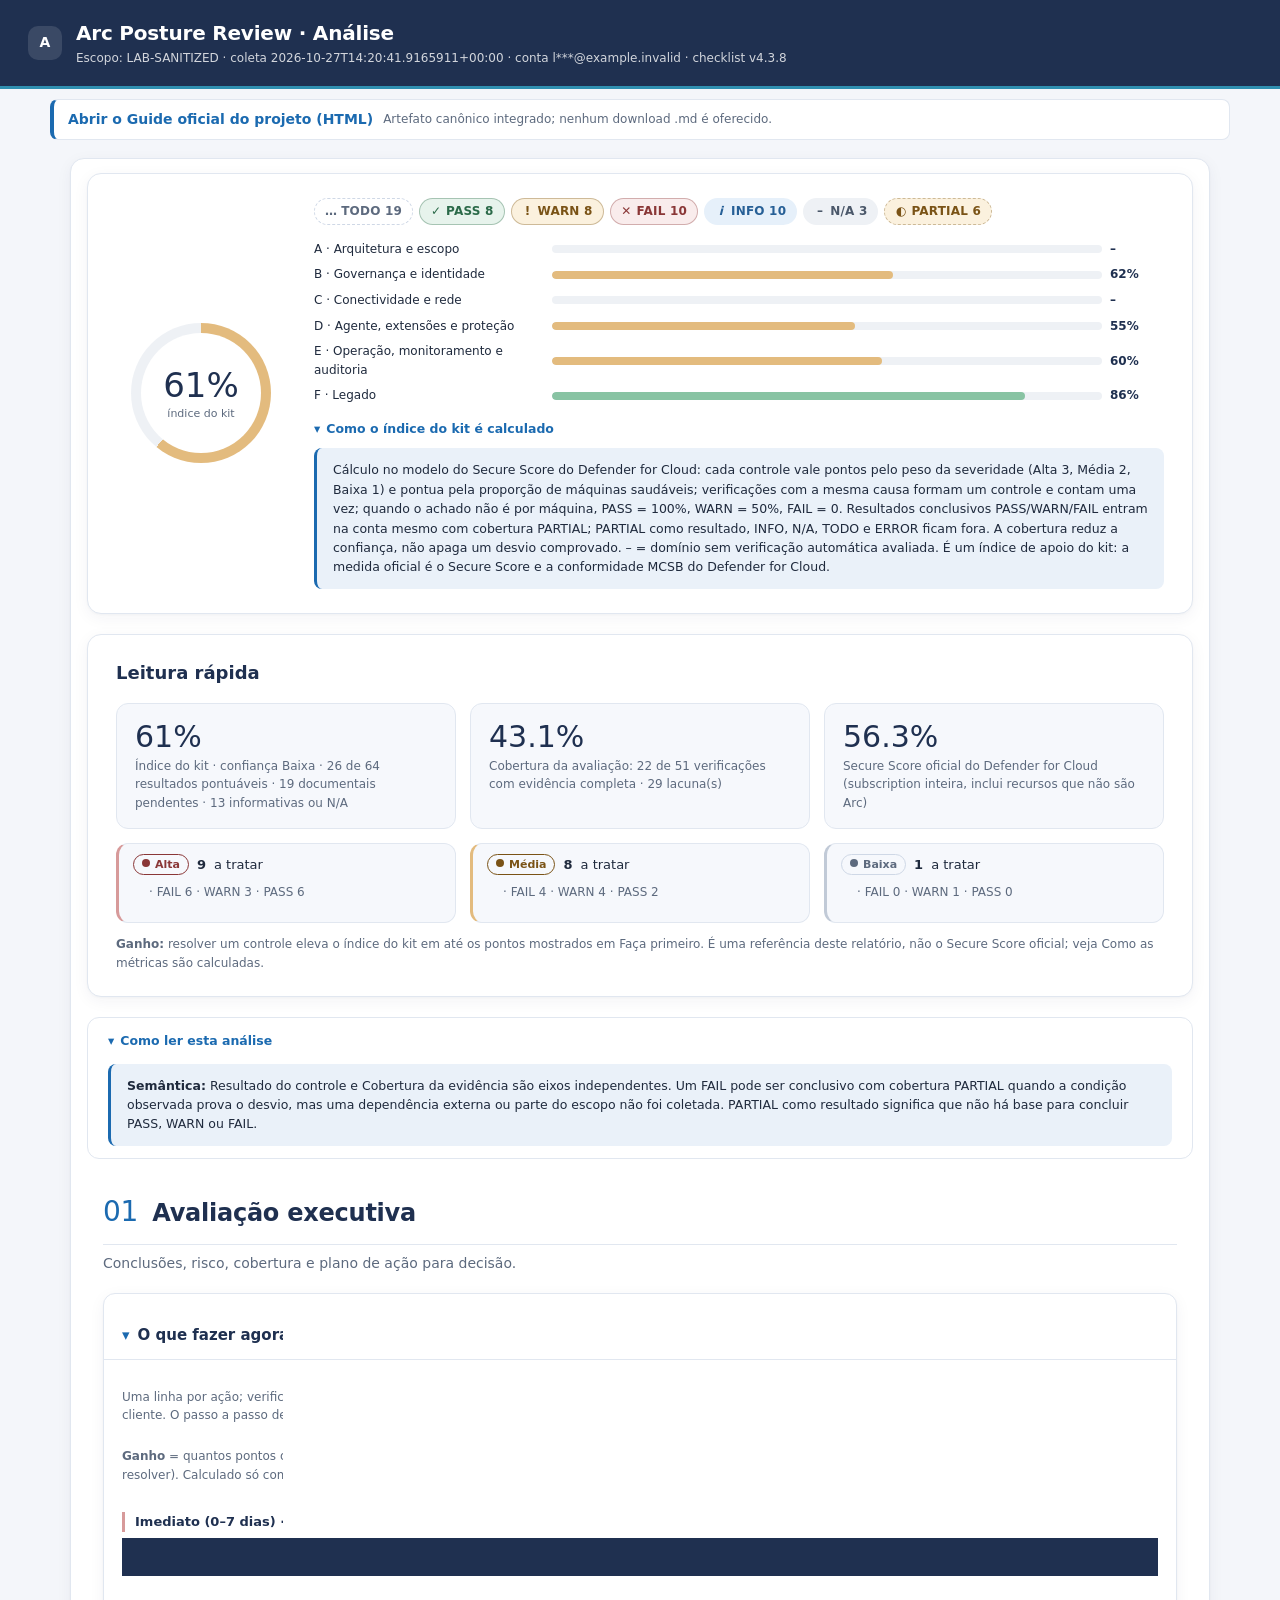
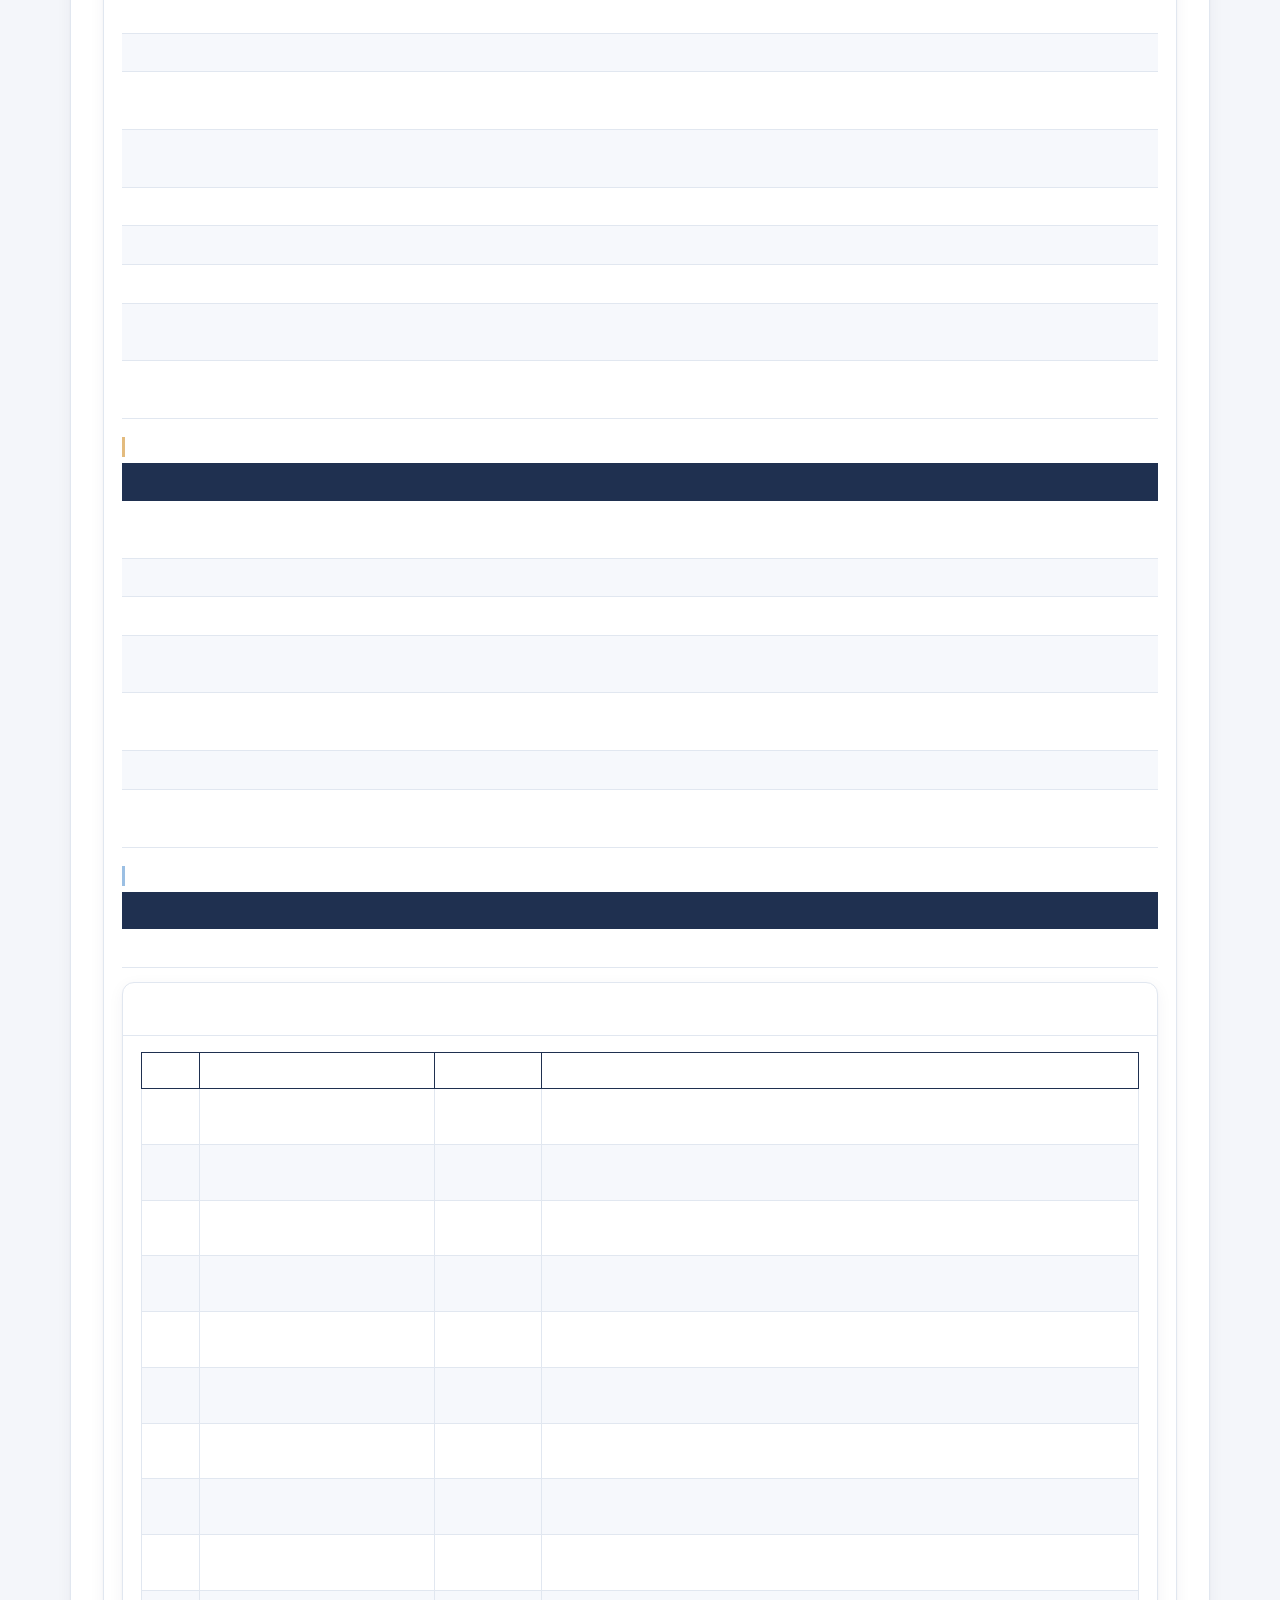
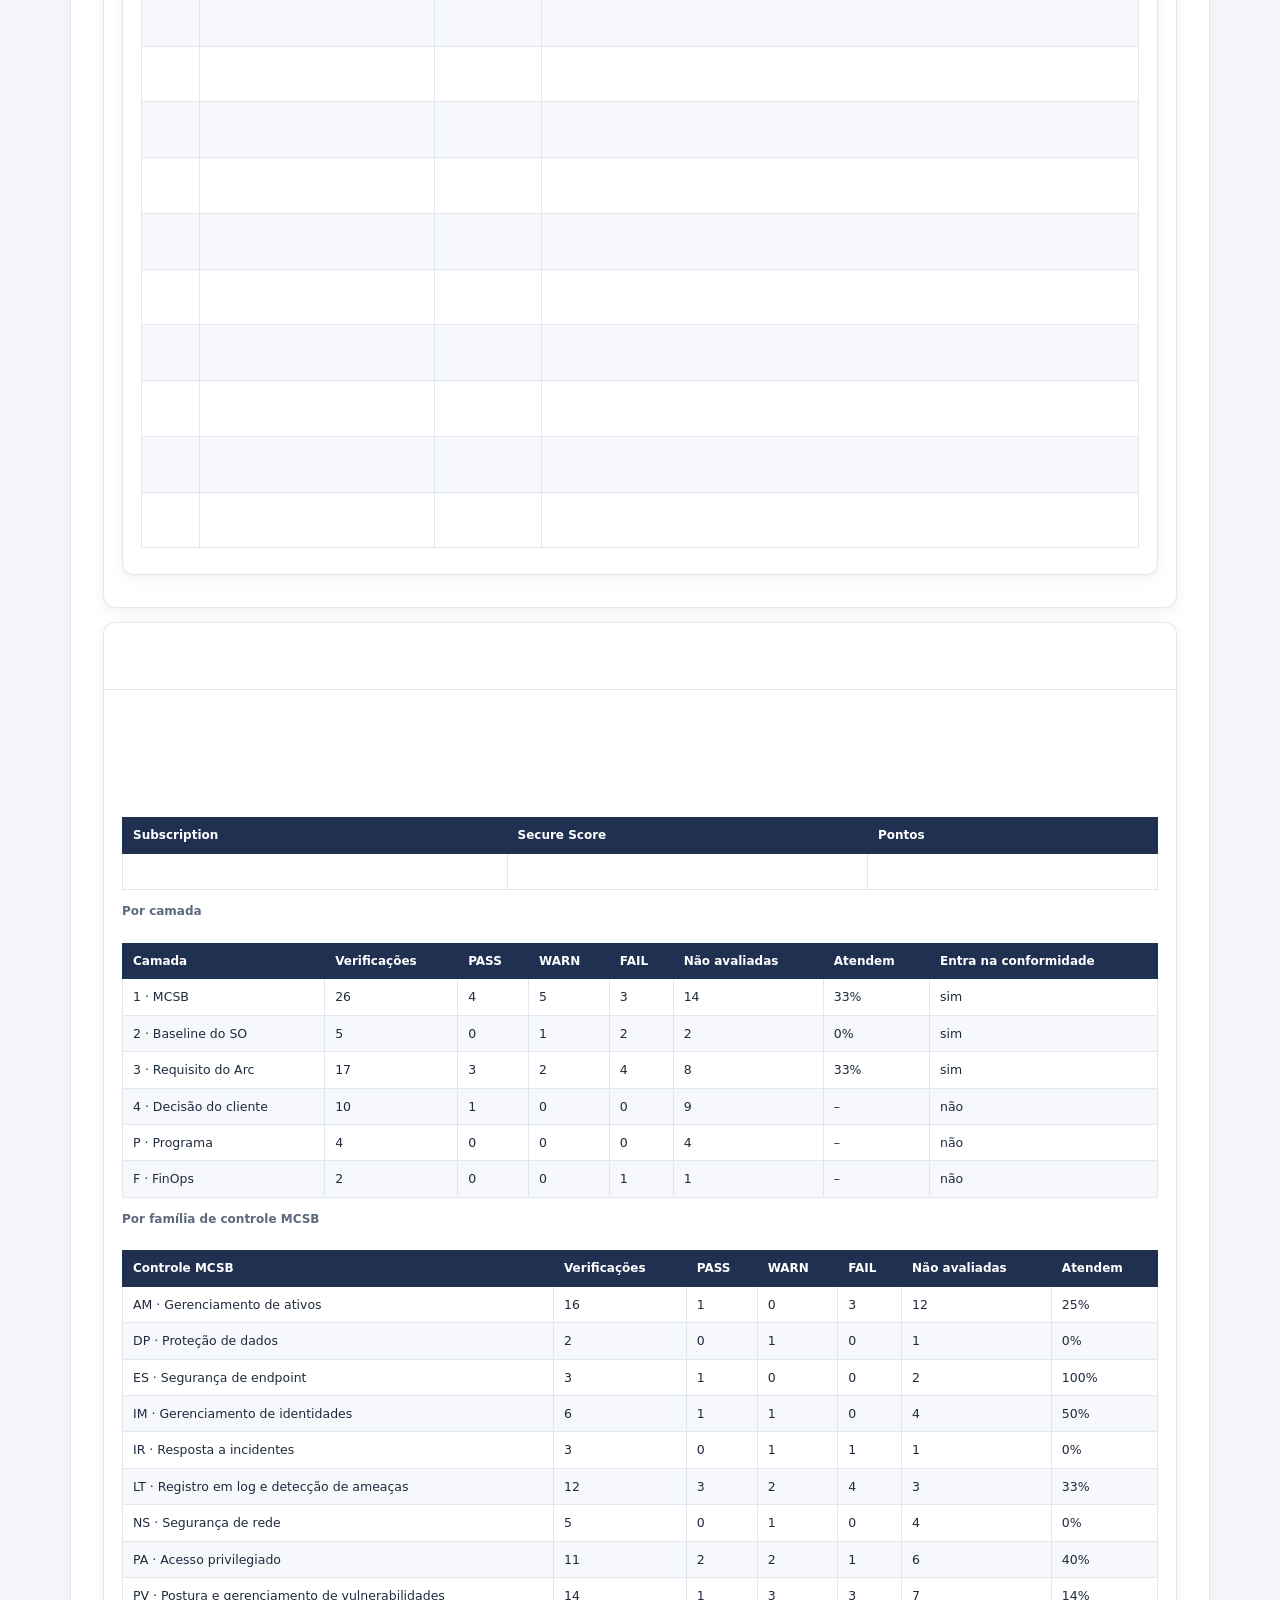
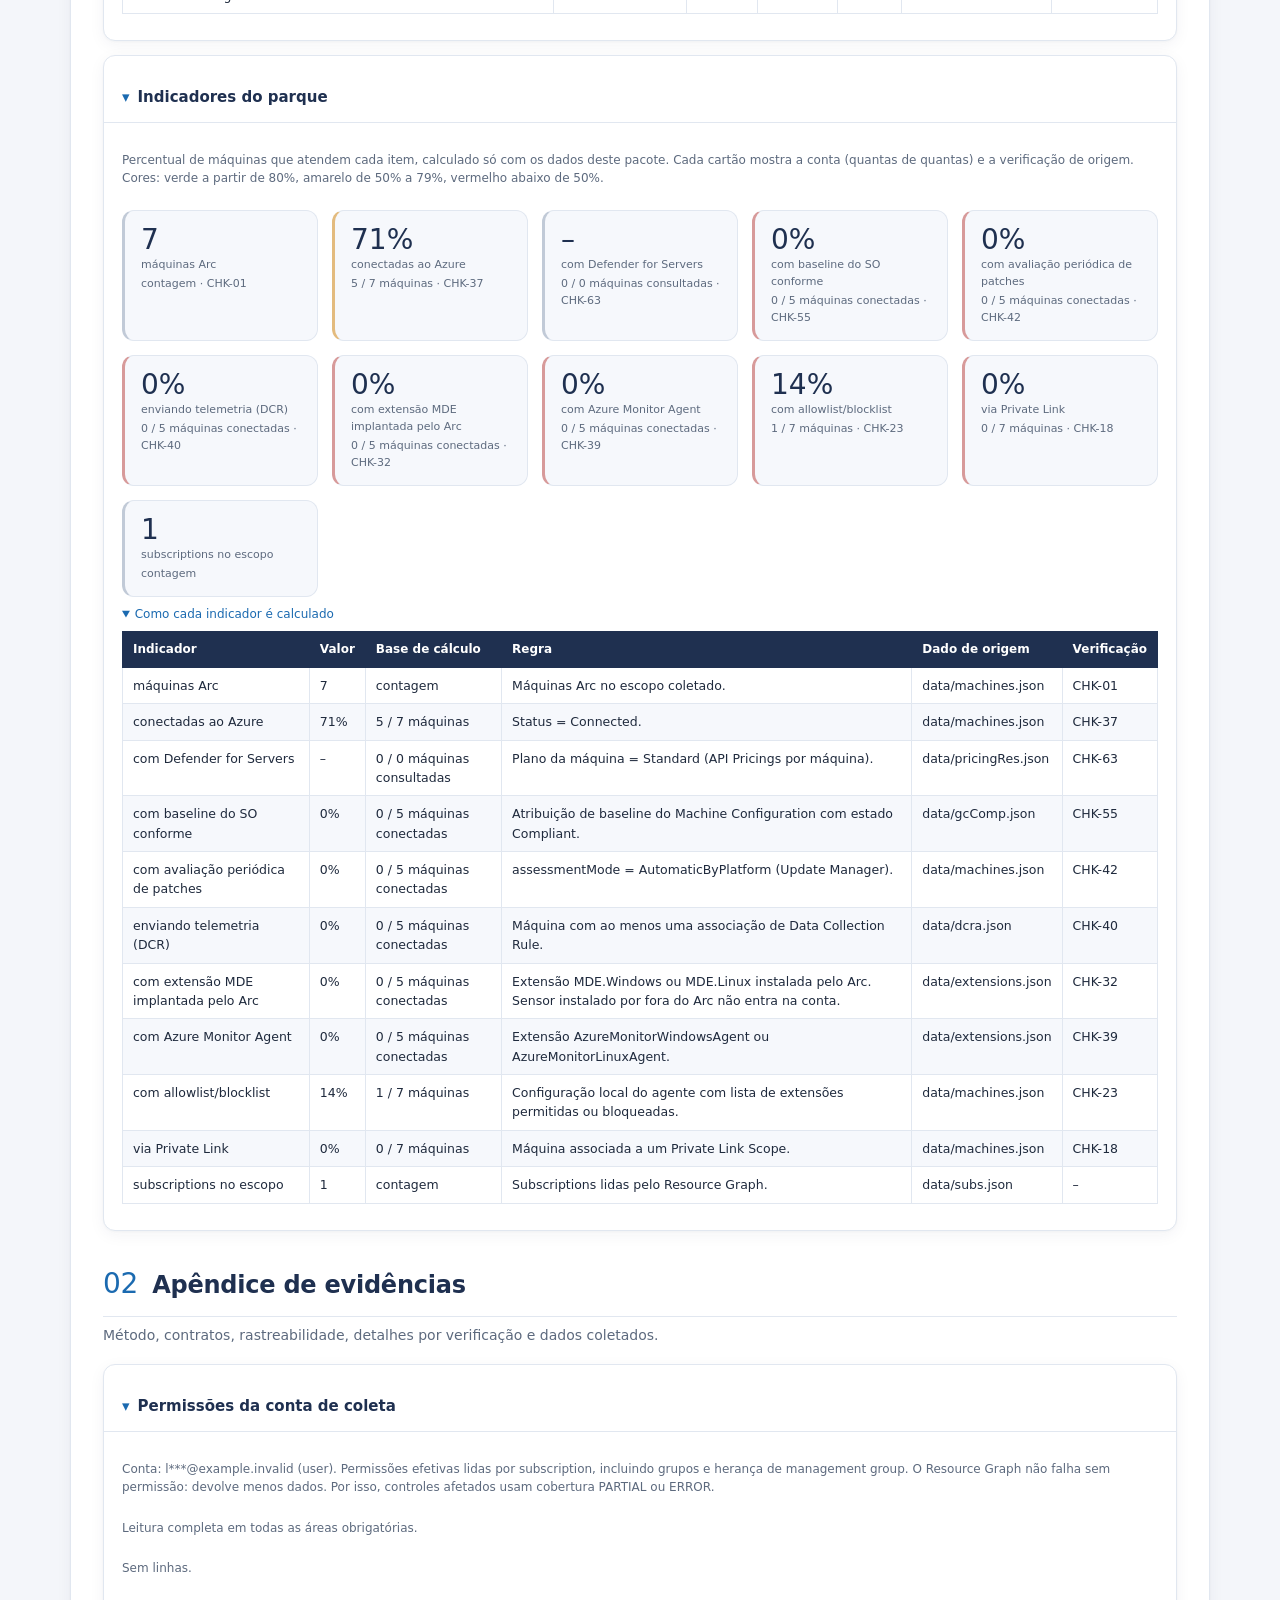
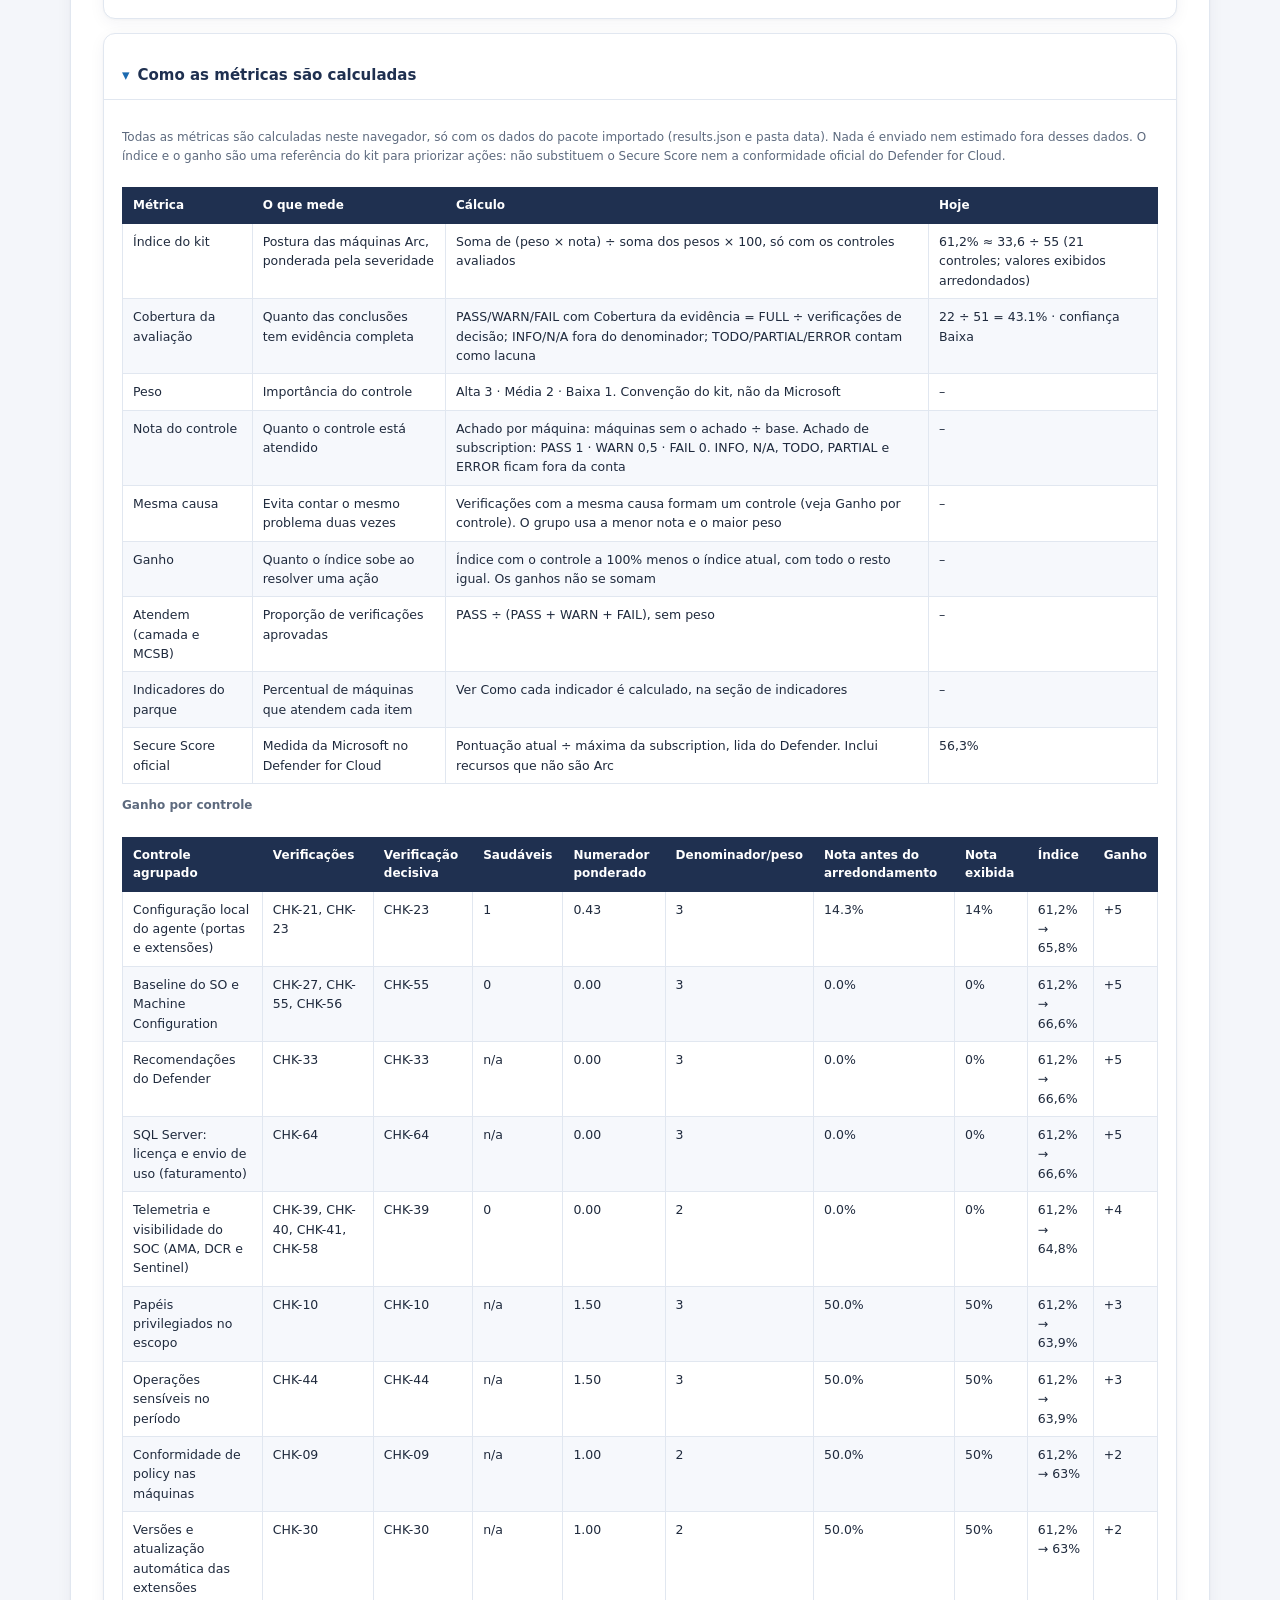
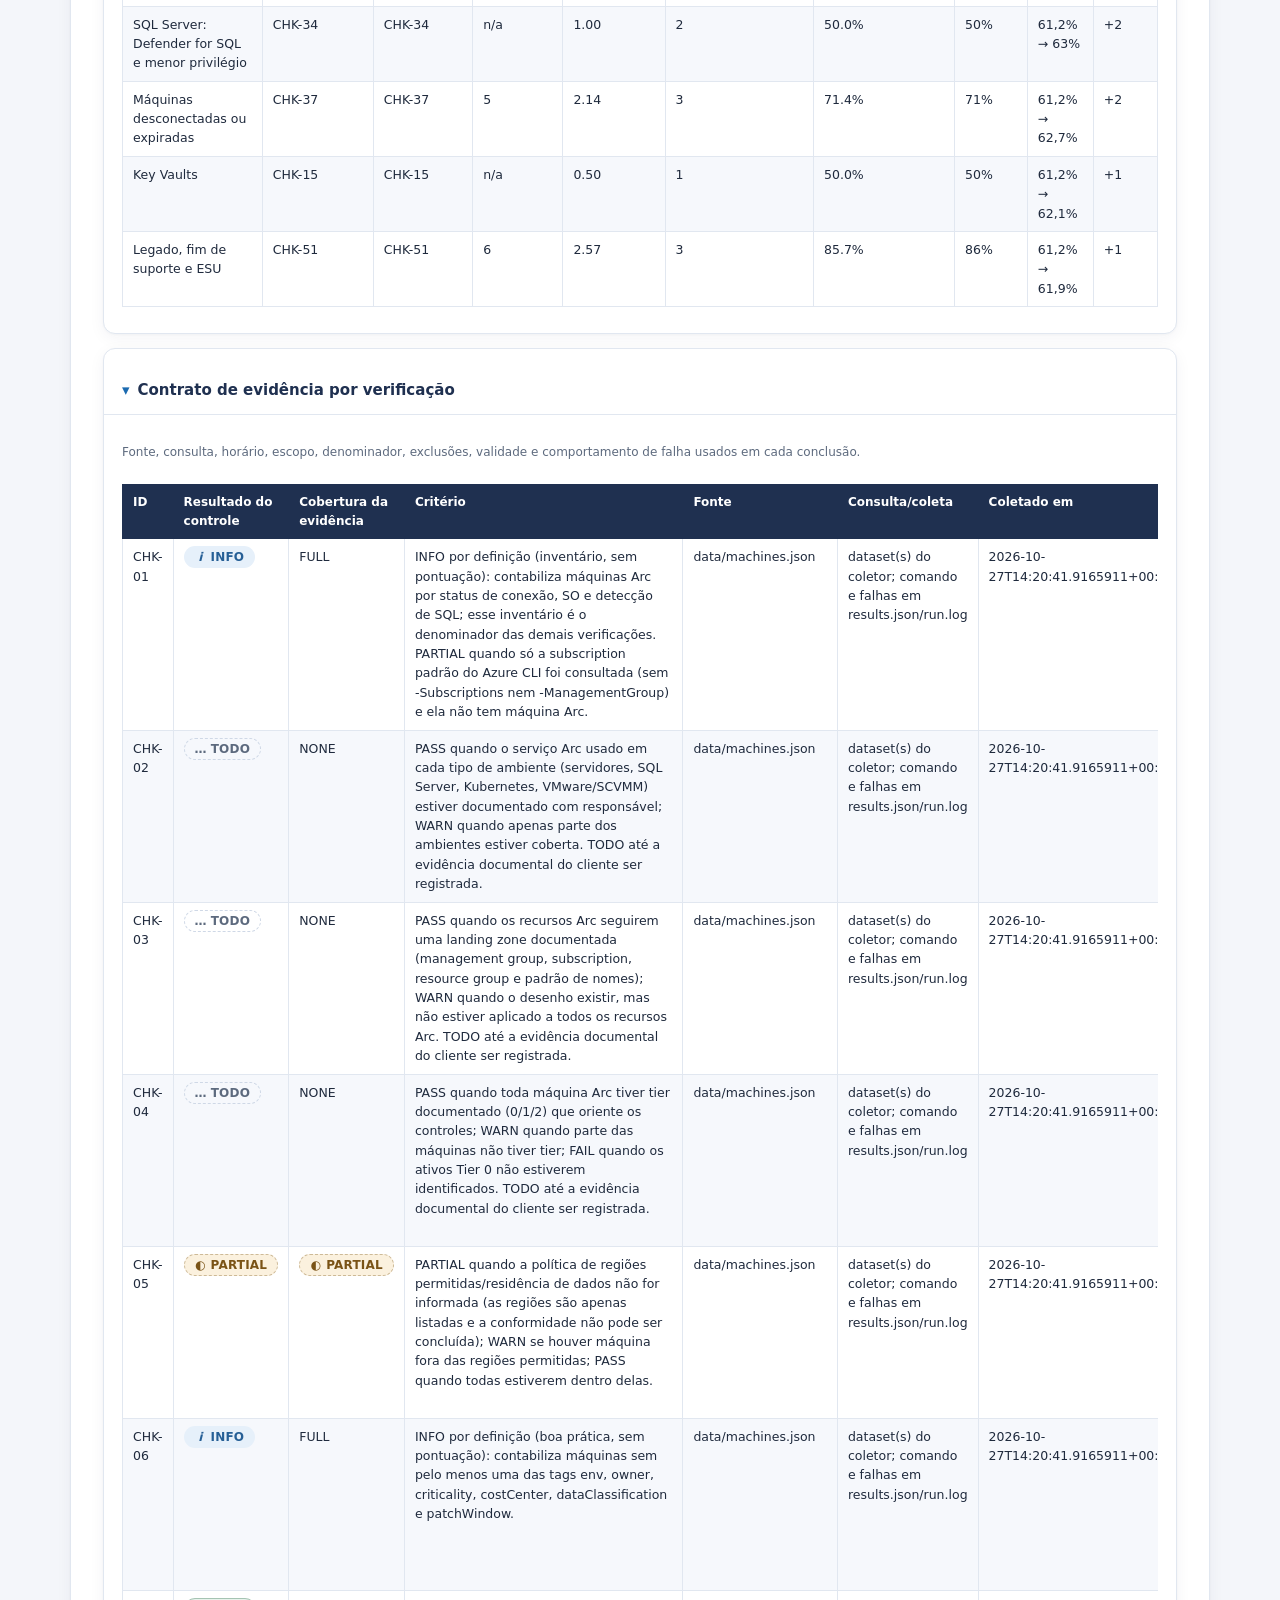
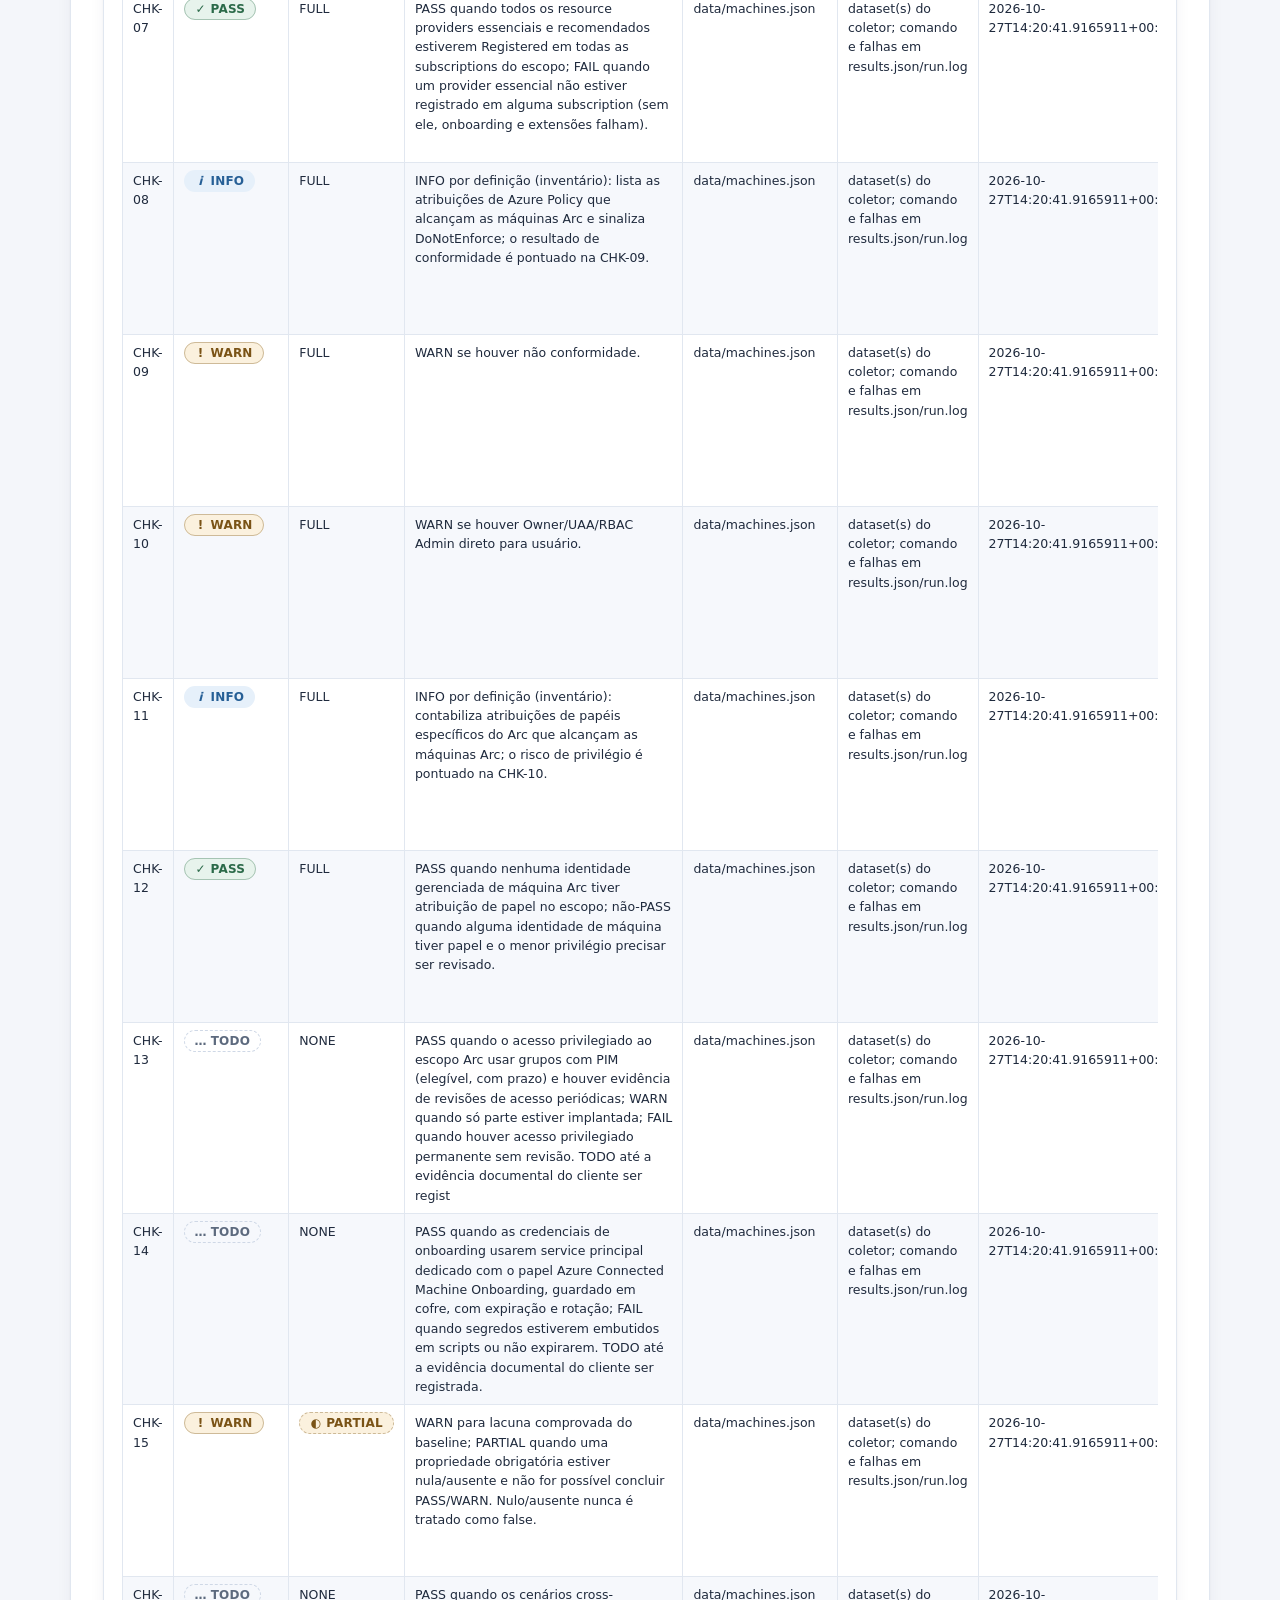
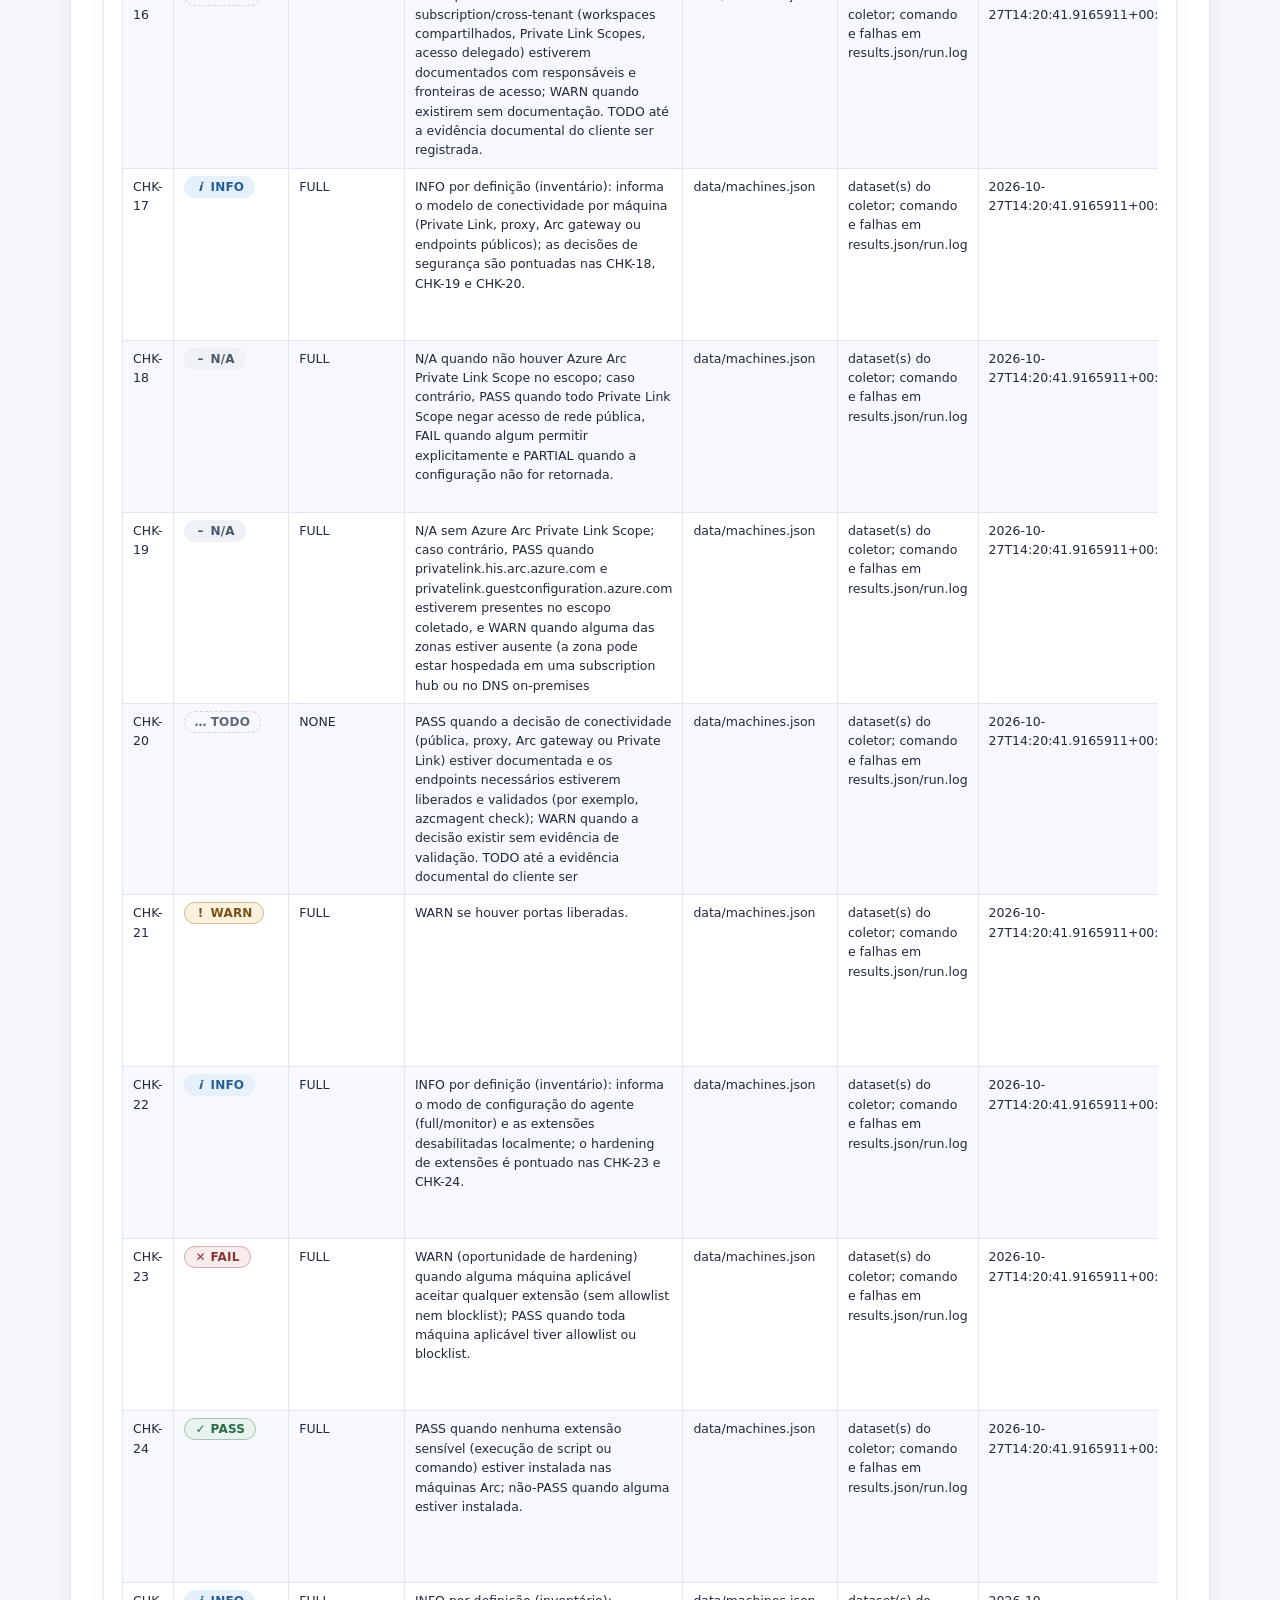
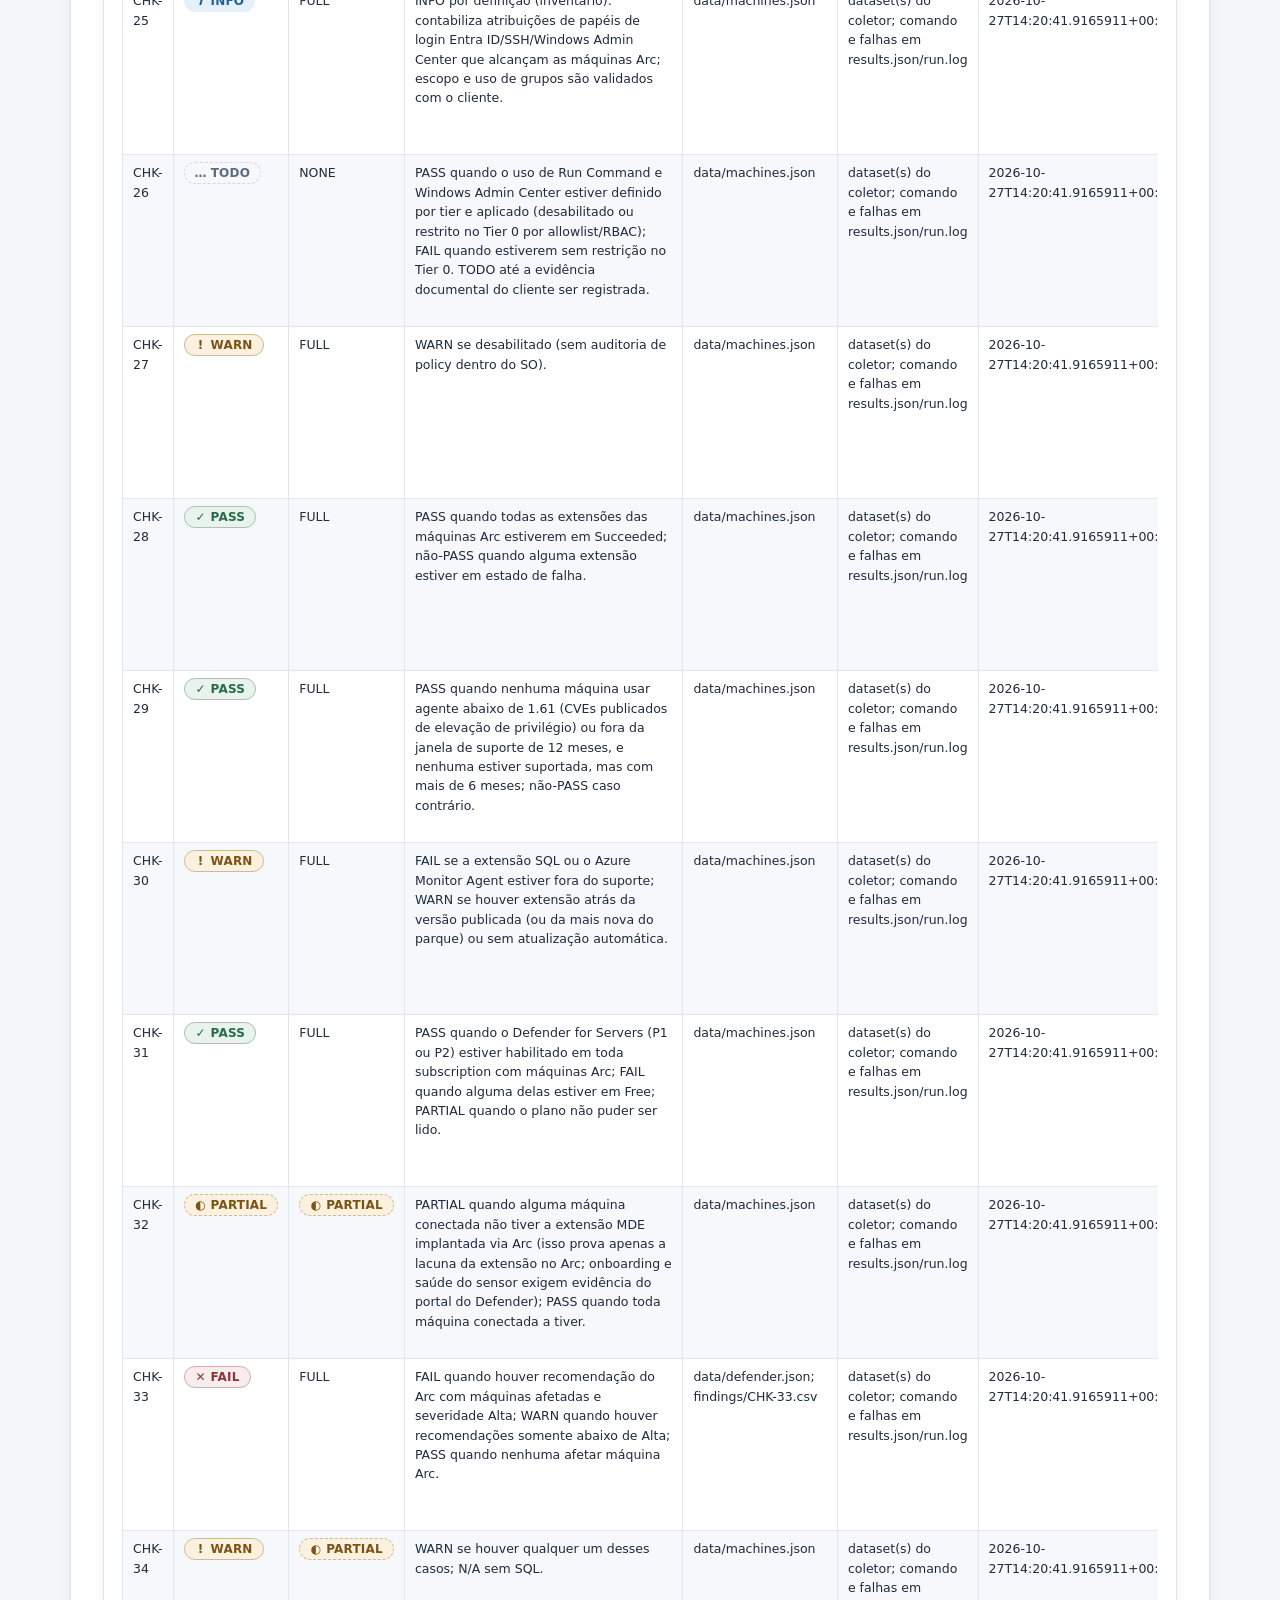
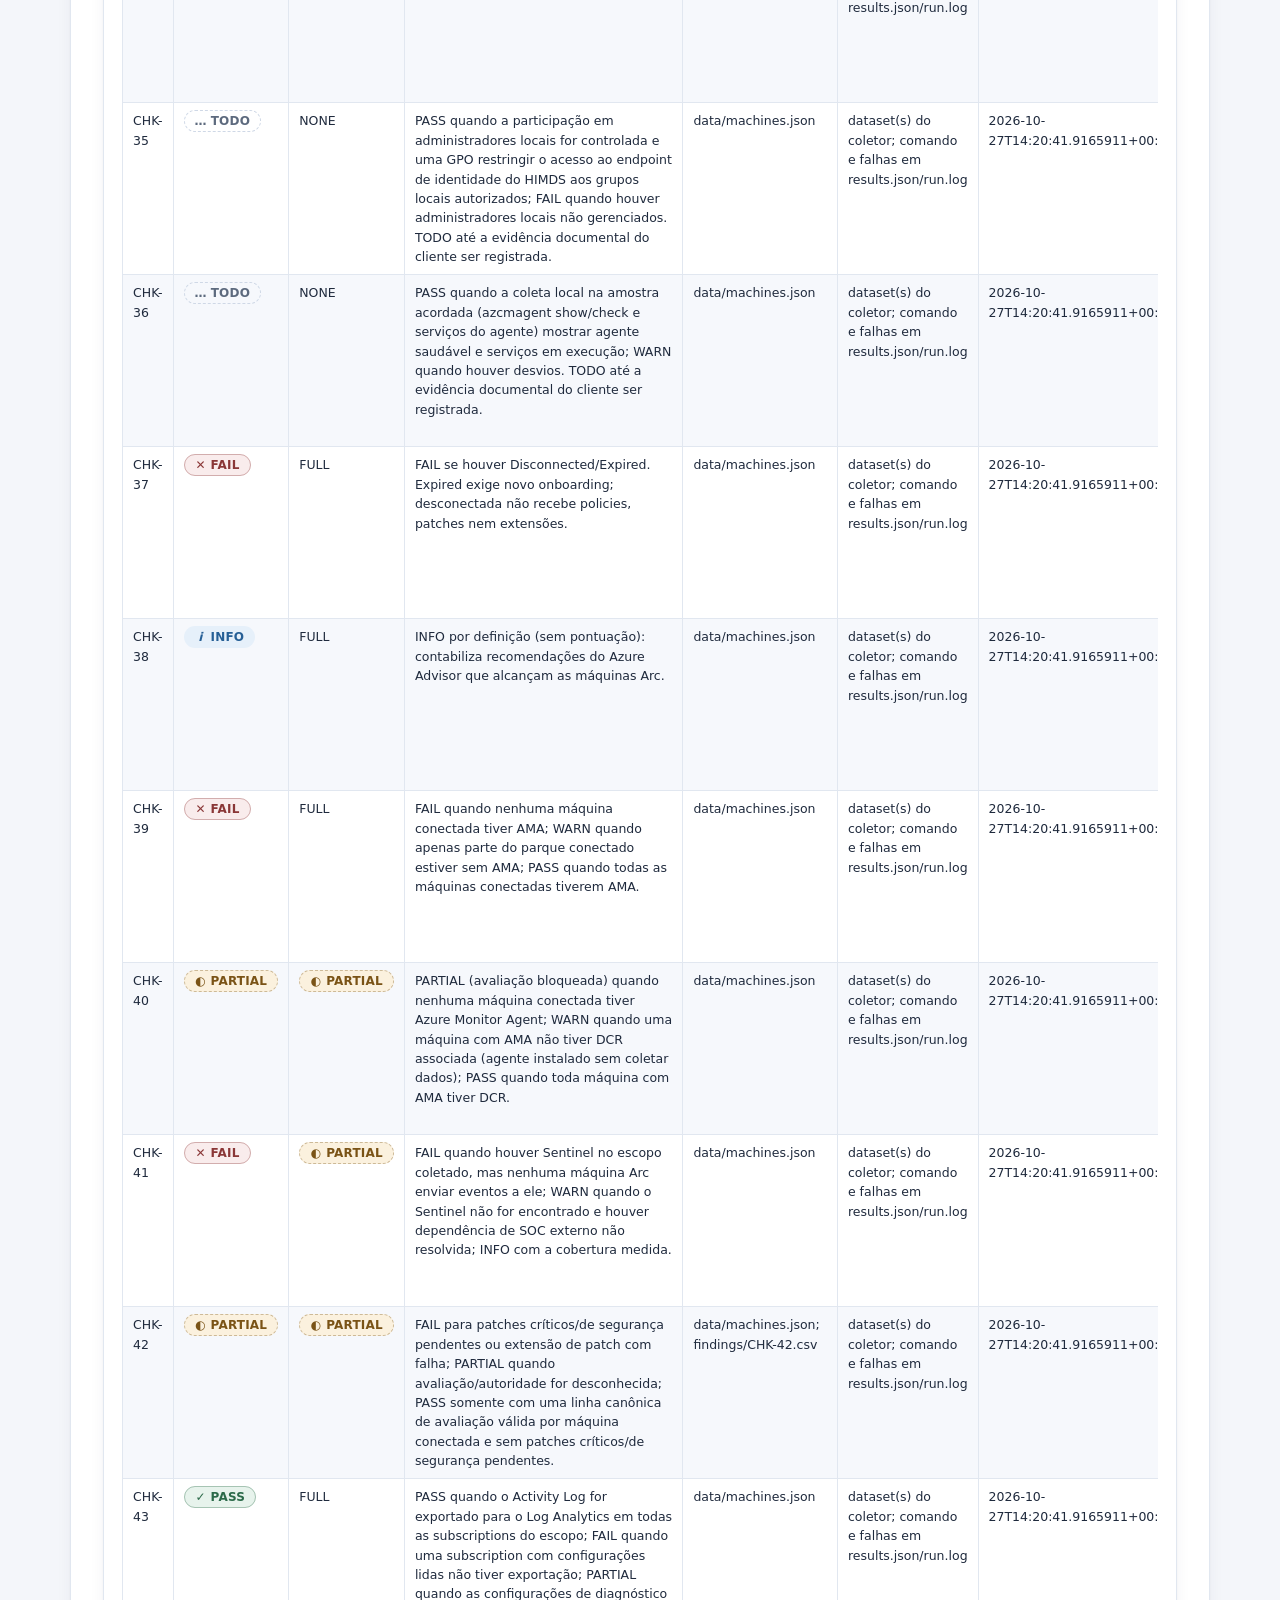
<file: docs/examples/sample-analysis.pt-BR.html>
<!DOCTYPE html><html lang="pt-BR"><head><meta charset="utf-8"><meta http-equiv="Content-Security-Policy" content="default-src 'none'; script-src 'sha256-BCX6RogTaSCSxWK1iOYGBCQX1FrXLwvop0eKsUQS8u4='; style-src 'unsafe-inline'; img-src data:; base-uri 'none'; form-action 'none'"><meta name="referrer" content="no-referrer"><meta name="viewport" content="width=device-width, initial-scale=1"><title>Arc Posture Review - análise</title><style>
  :root {
    --bg: #f3f2f1; --panel: #ffffff; --panel-2: #f8fafc; --line: #e1dfdd; --line-2: #c8c6c4;
    --text: #201f1e; --muted: #605e5c; --accent: #0078d4; --accent-2: #005a9e; --accent-soft: #deecf9;
    --pass: #107c10; --pass-bg: #dff6dd; --warn: #8a5a00; --warn-bg: #fff4ce; --fail: #a4262c; --fail-bg: #fde7e9;
    --info: #005a9e; --info-bg: #deecf9; --na: #605e5c; --na-bg: #f3f2f1; --err: #5c2e91; --err-bg: #efe6fb;
    --code-bg: #f7f9fc; --shadow: 0 1px 2px rgba(0,0,0,.06), 0 2px 8px rgba(0,0,0,.05);
  }
  @media (prefers-color-scheme: dark) {
    :root {
      --bg: #1b1a19; --panel: #252423; --panel-2: #2d2c2b; --line: #3b3a39; --line-2: #4a4948;
      --text: #f3f2f1; --muted: #c8c6c4; --accent: #2899f5; --accent-2: #6cb8f6; --accent-soft: #10314f;
      --pass: #92c353; --pass-bg: #233a1c; --warn: #fce100; --warn-bg: #3d3412; --fail: #f1707b; --fail-bg: #442326;
      --info: #6cb8f6; --info-bg: #10314f; --na: #c8c6c4; --na-bg: #323130; --err: #c5a8f0; --err-bg: #34274a;
      --code-bg: #201f1e; --shadow: none;
    }
  }
  * { box-sizing: border-box; }
  body { margin: 0; font-family: "Segoe UI", system-ui, Arial, sans-serif; font-size: 14px; background: var(--bg); color: var(--text); }
  header.top { background: linear-gradient(90deg, #004578, #0078d4); color: #fff; padding: 14px 20px; display: flex; align-items: center; gap: 14px; flex-wrap: wrap; }
  .logo { width: 34px; height: 34px; border-radius: 8px; background: rgba(255,255,255,.18); display: grid; place-items: center; font-weight: 700; }
  header h1 { margin: 0; font-size: 18px; font-weight: 600; }
  header .sub { font-size: 12px; opacity: .9; }
  header .badges { margin-inline-start: auto; display: flex; gap: 8px; flex-wrap: wrap; }
  .hb { font-size: 11px; padding: 3px 10px; border-radius: 999px; background: rgba(255,255,255,.18); border: 1px solid rgba(255,255,255,.35); }
  .steps { display: flex; gap: 6px; padding: 10px 20px; background: var(--panel); border-bottom: 1px solid var(--line); flex-wrap: wrap; }
  .step { font-size: 12px; color: var(--muted); padding: 4px 10px; border-radius: 999px; border: 1px solid var(--line); }
  .step b { color: var(--accent); margin-inline-end: 4px; }
  main.grid { display: grid; grid-template-columns: minmax(0, 1.05fr) minmax(0, 1fr); gap: 16px; padding: 16px 20px 28px; align-items: start; }
  .card { background: var(--panel); border: 1px solid var(--line); border-radius: 10px; box-shadow: var(--shadow); margin-block-end: 16px; }
  .card > h2 { margin: 0; font-size: 15px; padding: 12px 16px; border-block-end: 1px solid var(--line); display: flex; align-items: center; gap: 8px; }
  .card > h2 .n { width: 22px; height: 22px; border-radius: 50%; background: var(--accent); color: #fff; display: inline-grid; place-items: center; font-size: 12px; }
  .pad { padding: 14px 16px; }
  .fields { display: grid; grid-template-columns: 1fr 1fr; gap: 10px 12px; }
  .fields .full { grid-column: 1 / -1; }
  label.f { display: block; font-size: 12px; color: var(--muted); margin-block-end: 4px; }
  input, select, textarea, button { font: inherit; color: var(--text); }
  input[type=text], input[type=number], select, textarea { width: 100%; padding: 7px 9px; border: 1px solid var(--line-2); border-radius: 6px; background: var(--panel); }
  input:focus, select:focus, textarea:focus { outline: 2px solid var(--accent); outline-offset: -1px; }
  textarea { min-height: 80px; resize: vertical; }
  .hint { font-size: 12px; color: var(--muted); margin-block-start: 8px; line-height: 1.45; }
  button.btn { border: 1px solid var(--line-2); background: var(--panel); border-radius: 6px; padding: 7px 12px; cursor: pointer; }
  button.btn:hover { border-color: var(--accent); }
  button.primary { background: var(--accent); border-color: var(--accent); color: #fff; font-weight: 600; }
  button.primary:hover { background: var(--accent-2); }
  .toolbar { display: flex; gap: 8px; flex-wrap: wrap; align-items: center; padding: 12px 16px; border-block-end: 1px solid var(--line); }
  .toolbar input[type=text] { flex: 1 1 200px; width: auto; }
  .toolbar select { width: auto; }
  details.dom { border-block-end: 1px solid var(--line); }
  details.dom > summary { list-style: none; cursor: pointer; padding: 10px 16px; display: flex; align-items: center; gap: 10px; background: var(--panel-2); font-weight: 600; }
  details.dom > summary::-webkit-details-marker { display: none; }
  details.dom > summary .caret { transition: transform .15s; color: var(--muted); }
  details.dom[open] > summary .caret { transform: rotate(90deg); }
  details.dom > summary .cnt { margin-inline-start: auto; font-weight: 400; font-size: 12px; color: var(--muted); }
  .item { display: grid; grid-template-columns: 22px minmax(0, 1fr) 96px minmax(0, 160px); gap: 10px; align-items: start; padding: 10px 16px; border-block-start: 1px solid var(--line); }
  .item.hidden { display: none; }
  .item .id { font-family: Consolas, Menlo, monospace; font-size: 12px; color: var(--accent); font-weight: 600; margin-inline-end: 6px; }
  .item .t { font-weight: 600; }
  .item .meta { margin-block-start: 4px; display: flex; gap: 6px; flex-wrap: wrap; }
  .item details.more summary { font-size: 12px; color: var(--accent); cursor: pointer; margin-block-start: 4px; }
  .item details.more p { font-size: 12px; color: var(--muted); margin: 6px 0 0; line-height: 1.45; }
  .item .found { font-size: 12px; margin-block-start: 6px; padding: 6px 8px; border-radius: 6px; background: var(--panel-2); border: 1px dashed var(--line-2); }
  .item select, .item input[type=text] { padding: 5px 6px; font-size: 12px; }
  .pill { font-size: 11px; padding: 1px 8px; border-radius: 999px; border: 1px solid var(--line-2); color: var(--muted); }
  .sev-Alta { color: var(--fail); border-color: var(--fail); }
  .sev-Média { color: var(--warn); border-color: var(--warn); }
  .sev-Baixa { color: var(--muted); }
  .ty-auto { color: var(--info); border-color: var(--info); }
  .st { font-weight: 600; }
  .st-PASS { background: var(--pass-bg); color: var(--pass); }
  .st-WARN { background: var(--warn-bg); color: var(--warn); }
  .st-FAIL { background: var(--fail-bg); color: var(--fail); }
  .st-INFO { background: var(--info-bg); color: var(--info); }
  .st-NA, .st-MANUAL { background: var(--na-bg); color: var(--na); }
  .st-ERROR { background: var(--err-bg); color: var(--err); }
  .right { position: sticky; top: 12px; }
  .kpis { display: grid; grid-template-columns: repeat(4, 1fr); gap: 10px; padding: 14px 16px; }
  .kpi { border: 1px solid var(--line); border-radius: 8px; padding: 10px; background: var(--panel-2); }
  .kpi .v { font-size: 22px; font-weight: 700; }
  .kpi .l { font-size: 11px; color: var(--muted); }
  .chips { display: flex; gap: 6px; flex-wrap: wrap; padding: 0 16px 14px; }
  .chip { font-size: 12px; padding: 3px 10px; border-radius: 999px; }
  .tabs { display: flex; gap: 4px; padding: 0 12px; border-block-end: 1px solid var(--line); }
  .tab { border: 0; background: transparent; padding: 10px 12px; cursor: pointer; color: var(--muted); border-block-end: 2px solid transparent; }
  .tab.active { color: var(--accent); border-block-end-color: var(--accent); font-weight: 600; }
  .pane { display: none; }
  .pane.active { display: block; }
  .actions { display: flex; gap: 8px; flex-wrap: wrap; padding: 12px 16px; }
  pre.code { margin: 0; padding: 12px 16px; background: var(--code-bg); border-block: 1px solid var(--line); font-family: Consolas, Menlo, monospace; font-size: 12px; line-height: 1.45; white-space: pre; overflow: auto; max-height: 58vh; }
  table.res { width: 100%; border-collapse: collapse; font-size: 12px; }
  table.res th, table.res td { text-align: start; padding: 6px 8px; border-block-end: 1px solid var(--line); vertical-align: top; }
  table.res th { background: var(--panel-2); font-weight: 600; position: sticky; top: 0; }
  .scroll { max-height: 46vh; overflow: auto; }
  .guide { padding: 6px 16px 16px; line-height: 1.55; }
  .guide h3 { font-size: 14px; margin: 14px 0 6px; }
  .guide code { font-family: Consolas, Menlo, monospace; font-size: 12px; background: var(--code-bg); padding: 1px 4px; border-radius: 4px; }
  .guide ul, .guide ol { margin: 4px 0; padding-inline-start: 20px; }
  .guide a { color: var(--accent); }
  .drop { margin: 12px 16px; border: 2px dashed var(--line-2); border-radius: 10px; padding: 18px; text-align: center; color: var(--muted); }
  .drop.over { border-color: var(--accent); background: var(--accent-soft); }
  .msg { font-size: 12px; color: var(--muted); padding: 0 16px 10px; }
  .toast { position: fixed; inset-block-end: 18px; inset-inline-end: 18px; background: #323130; color: #fff; padding: 10px 14px; border-radius: 8px; font-size: 13px; opacity: 0; transition: opacity .2s; pointer-events: none; }
  .toast.show { opacity: 1; }
  .refs { display: flex; gap: 4px; flex-wrap: wrap; margin-block-start: 4px; }
  a.ref { font-size: 11px; padding: 1px 7px; border-radius: 4px; background: var(--accent-soft); color: var(--accent); text-decoration: none; font-family: Consolas, Menlo, monospace; }
  a.ref:hover, a.jump:hover { text-decoration: underline; }
  a.jump { color: var(--accent); text-decoration: none; }
  .flash { animation: fl 1.6s ease-out; }
  @keyframes fl { 0% { background: var(--warn-bg); } 100% { background: transparent; } }
  .guide h3 { font-size: 15px; margin: 22px 0 8px; padding-block-start: 10px; border-block-start: 1px solid var(--line); }
  .guide h4 { font-size: 14px; margin: 16px 0 6px; }
  .guide h5 { font-size: 13px; margin: 12px 0 6px; color: var(--muted); }
  .guide .pid { font-family: Consolas, Menlo, monospace; color: var(--accent); }
  .guide p, .guide li { font-size: 13px; }
  .guide blockquote { margin: 8px 0; padding: 6px 10px; border-inline-start: 3px solid var(--line-2); background: var(--panel-2); font-size: 12px; }
  .guide blockquote.verif { border-inline-start-color: var(--accent); }
  .tw { overflow-x: auto; margin: 8px 0; }
  table.gt { border-collapse: collapse; font-size: 12px; min-width: 100%; }
  table.gt th, table.gt td { border: 1px solid var(--line); padding: 5px 7px; text-align: start; vertical-align: top; }
  table.gt th { background: var(--panel-2); }
  .dgwrap { margin: 10px 0; border: 1px solid var(--line); border-radius: 10px; overflow: hidden; }
  svg.dg { display: block; width: 100%; height: auto; font-family: "Segoe UI", Arial, sans-serif; }
  .toc { display: flex; flex-wrap: wrap; gap: 6px; padding: 10px 0; }
  .toc a { font-size: 12px; padding: 3px 9px; border: 1px solid var(--line-2); border-radius: 999px; }
  .guide .act { border: 1px solid var(--line); border-radius: 10px; margin: 8px 0; background: var(--panel); }
  .guide .act .act { margin: 6px 0; }
  .guide .act > .acth { margin: 0; padding: 9px 12px; border: 0; cursor: pointer; display: flex; gap: 8px; align-items: baseline; flex-wrap: wrap; }
  .guide .act > .acth::before { content: "\25B8"; color: var(--accent); } .guide .act.open > .acth::before { content: "\25BE"; }
  .guide .act > .acth:hover { background: var(--panel-2); }
  .guide .act > .gfb { padding: 0 14px 10px; }
  .guide .gf3 > .acth { font-size: 15px; }
  .guide .gf4 > .acth { font-size: 14px; }
  .guide .gf5 > .acth { font-size: 13px; color: var(--ink); }
  .guide .gq { font-weight: 400; color: var(--muted); font-size: 12px; flex-basis: 100%; padding-inline-start: 18px; }
  a.ref.mc, span.ref.mc { background: #e8f3ee; color: #0b6a3d; } span.ref.ly { background: var(--panel-2); color: var(--muted); }
  @media print { .guide .act > .gfb[hidden], .act > .body[hidden] { display: block !important; } .gbar, .toc { display: none; } }
  .toc.toca { padding-block-start: 0; align-items: center; } .toc.toca a { font-size: 11px; padding: 2px 8px; }
  .gbar .btn.on { background: var(--accent-soft); border-color: var(--accent); color: var(--accent); box-shadow: inset 0 0 0 1px var(--accent); }
  .gbar .btn.on::before { content: "\2713  "; }
  .guide .act.open > .acth { background: var(--panel-2); border-radius: 10px 10px 0 0; }
  .gbar { display: flex; gap: 8px; align-items: center; flex-wrap: wrap; padding: 12px 16px 0; }
  .pick { color: var(--accent); cursor: pointer; text-decoration: underline; }
  .pick2 { cursor: pointer; }
  .privacy { border: 1px solid var(--line); border-inline-start: 4px solid var(--accent); border-radius: 6px; padding: 8px 12px; margin: 16px 16px 4px; font-size: 13px; background: var(--panel-2); }
  .privacy p { margin: 0 0 6px; } .privacy .ack { display: inline-flex; gap: 6px; align-items: center; margin-inline-end: 12px; font-weight: 600; }
  .mask { display: inline-flex; gap: 6px; align-items: center; font-size: 13px; margin-inline-start: 6px; }
  label.btn { display: inline-flex; align-items: center; border: 1px solid var(--line-2); background: var(--panel); border-radius: 6px; padding: 7px 12px; }
  label.btn:hover { border-color: var(--accent); }
  .sevt { display: grid; grid-template-columns: repeat(3, 1fr); gap: 8px; margin: 10px 0 4px; }
  .sevt .sv { border: 1px solid var(--line); border-inline-start: 4px solid var(--line-2); border-radius: 6px; padding: 6px 10px; font-size: 13px; display: flex; gap: 8px; align-items: center; flex-wrap: wrap; }
  .sevt .sv0 { border-inline-start-color: var(--sev-high); background: color-mix(in srgb, var(--sev-high) 7%, var(--panel)); }
  .sevt .sv1 { border-inline-start-color: var(--sev-med); background: color-mix(in srgb, var(--sev-med) 7%, var(--panel)); }
  .sevt .sv2 { border-inline-start-color: var(--sev-low); background: color-mix(in srgb, var(--sev-low) 6%, var(--panel)); }
  .backana { position: fixed; inset-inline-end: 20px; inset-block-end: 20px; z-index: 50; box-shadow: 0 2px 8px rgba(0,0,0,.25); }
  .ana { padding: 0 16px 16px; }
  .ana h3 { font-size: 14px; margin: 18px 0 8px; }
  .score { display: grid; grid-template-columns: 150px 1fr; gap: 14px; align-items: center; padding: 14px 16px; }
  .ring { width: 130px; height: 130px; border-radius: 50%; display: grid; place-items: center; font-size: 30px; font-weight: 700; }
  .ring small { display: block; font-size: 11px; font-weight: 400; color: var(--muted); text-align: center; }
  .bars .b { display: grid; grid-template-columns: 210px 1fr 54px; gap: 8px; align-items: center; font-size: 12px; margin: 4px 0; }
  .bars .t { height: 10px; background: var(--panel-2); border: 1px solid var(--line); border-radius: 6px; overflow: hidden; }
  .bars .f { height: 100%; }
  .cards { display: grid; grid-template-columns: repeat(auto-fill, minmax(150px, 1fr)); gap: 8px; }
  .card2 { border: 1px solid var(--line); border-radius: 8px; padding: 8px 10px; background: var(--panel-2); }
  .card2 .v { font-size: 18px; font-weight: 700; }
  .card2 .l { font-size: 11px; color: var(--muted); }
  .card2 .kn { font-size: 11px; color: var(--muted); margin-top: 2px; }
  details.mx { margin: 8px 0 0; font-size: 12px; } details.mx > summary { cursor: pointer; color: var(--accent); }
  details.pr { border: 1px solid var(--line); border-radius: 8px; margin: 6px 0; }
  details.pr > summary { cursor: pointer; padding: 7px 10px; font-size: 13px; display: flex; gap: 8px; align-items: center; flex-wrap: wrap; }
  details.pr .body { padding: 4px 10px 10px; font-size: 12px; }
  .fcard { border: 1px solid var(--line); border-radius: 8px; padding: 8px 10px; margin: 6px 0; }
  .fcard .hd { display: flex; gap: 8px; align-items: baseline; flex-wrap: wrap; }
  .fcard .fn { font-family: Consolas, Menlo, monospace; font-weight: 600; }
  .fcard ul { margin: 4px 0 0; padding-inline-start: 18px; font-size: 12px; }
  .fcard .ds { font-size: 12px; color: var(--muted); }
  .gd { color: var(--pass); } .bd { color: var(--fail); } .md { color: var(--warn); }
  @media (max-width: 1150px) { main.grid { grid-template-columns: 1fr; } .right { position: static; } }
  @media (max-width: 640px) { .fields { grid-template-columns: 1fr; } .item { grid-template-columns: 22px 1fr; } .item select, .item .note { grid-column: 2; } .kpis { grid-template-columns: 1fr 1fr; } }
  @media print { header.top, .steps, .toolbar, .tabs, .actions, .right .kpis { display: none; } main.grid { display: block; } .pane { display: block; } }

  /* ===== assistente ===== */
  .wiz { display: flex; align-items: center; gap: 0; padding: 14px 20px; background: var(--panel); border-bottom: 1px solid var(--line); overflow-x: auto; position: sticky; top: 0; z-index: 5; }
  .wiz .tab.wstep { display: flex; align-items: center; gap: 10px; padding: 6px 10px; border: 1px solid transparent; border-radius: 10px; background: transparent; cursor: pointer; text-align: start; color: var(--muted); white-space: nowrap; }
  .wiz .tab.wstep:hover { background: var(--panel-2); }
  .wiz .tab.wstep.active { border-color: var(--accent); background: var(--accent-soft); color: var(--text); font-weight: 400; }
  .wn { width: 28px; height: 28px; border-radius: 50%; display: inline-grid; place-items: center; font-weight: 700; border: 2px solid var(--line-2); color: var(--muted); background: var(--panel); flex: none; }
  .wstep.active .wn { border-color: var(--accent); background: var(--accent); color: #fff; }
  .wstep.done .wn { border-color: var(--pass); background: var(--pass); color: #fff; }
  .wstep.done .wn::after { content: "\2713"; } .wstep.done .wn { font-size: 0; } .wstep.done .wn::after { font-size: 14px; }
  .wstep.attn .wn { border-color: var(--warn); }
  .wt { display: flex; flex-direction: column; line-height: 1.2; } .wt b { font-size: 13px; } .wt small { font-size: 11px; color: var(--muted); }
  .wstep.attn .wt small { color: var(--warn); font-weight: 600; }
  .wline { flex: 1 1 24px; min-width: 16px; height: 2px; background: var(--line); }
  main.wrap { max-width: 1180px; margin: 0 auto; padding: 18px 20px 32px; }
  .lead { margin: 0 0 14px; color: var(--muted); }
  .step-card .pad { display: grid; gap: 12px; }
  .hstat { margin-inline-start: auto; font-size: 12px; font-weight: 600; padding: 2px 10px; border-radius: 999px; }
  .hstat.ok { color: var(--pass); background: var(--pass-bg); } .hstat.wr { color: var(--warn); background: var(--warn-bg); } .hstat.er { color: var(--fail); background: var(--fail-bg); }
  .seg { display: inline-flex; flex-wrap: wrap; gap: 0; border: 1px solid var(--line-2); border-radius: 8px; overflow: hidden; width: max-content; max-width: 100%; }
  .seg label { cursor: pointer; } .seg input { position: absolute; opacity: 0; pointer-events: none; }
  .seg span { display: block; padding: 7px 14px; font-size: 13px; border-inline-end: 1px solid var(--line); }
  .seg label:last-child span { border-inline-end: 0; }
  .seg input:checked + span { background: var(--accent); color: #fff; }
  .seg input:focus-visible + span { outline: 2px solid var(--accent-2); outline-offset: -2px; }
  .seg-btn { border: 0; gap: 8px; overflow: visible; }
  .fld input { width: 100%; }
  .fhelp { font-size: 12px; color: var(--muted); margin: 4px 0 0; }
  .fmsg { font-size: 12px; margin-top: 4px; min-height: 0; }
  .fld.inv input { border-color: var(--fail); box-shadow: 0 0 0 1px var(--fail); }
  .fld.inv .fmsg { color: var(--fail); }
  .fld.wrn input { border-color: #c19c00; }
  .fld.wrn .fmsg { color: var(--warn); }
  details.opts { border: 1px solid var(--line); border-radius: 8px; background: var(--panel-2); }
  details.opts > summary { cursor: pointer; padding: 9px 12px; display: flex; gap: 10px; align-items: baseline; flex-wrap: wrap; list-style: none; }
  details.opts > summary::-webkit-details-marker { display: none; }
  details.opts > summary::before { content: "\25B8"; color: var(--accent); } details.opts[open] > summary::before { content: "\25BE"; }
  details.opts > summary span { font-weight: 600; } details.opts > summary small { color: var(--muted); font-size: 12px; }
  details.opts > .fields, details.opts > .toolbar, details.opts > #checklist, details.opts > pre { margin: 0 12px 12px; }
  details.opts > .fields { padding-top: 4px; }
  .mini { display: flex; flex-wrap: wrap; gap: 8px; } .mini span { background: var(--panel-2); border: 1px solid var(--line); border-radius: 999px; padding: 4px 12px; font-size: 12px; color: var(--muted); }
  .mini b { color: var(--text); font-size: 14px; margin-inline-end: 3px; }
  .vlist { list-style: none; margin: 0; padding: 0; display: grid; gap: 6px; }
  .vlist li { display: flex; gap: 8px; align-items: flex-start; padding: 8px 10px; border-radius: 8px; font-size: 13px; }
  .vlist li::before { font-weight: 700; flex: none; width: 16px; text-align: center; }
  .vlist li.err { background: var(--fail-bg); color: var(--fail); } .vlist li.err::before { content: "\2715"; }
  .vlist li.warn { background: var(--warn-bg); color: var(--warn); } .vlist li.warn::before { content: "!"; }
  .vlist li.info { background: var(--panel-2); color: var(--muted); } .vlist li.info::before { content: "i"; }
  .vlist li.ok { background: var(--pass-bg); color: var(--pass); font-weight: 600; } .vlist li.ok::before { content: "\2713"; }
  .vlist li[data-field] { cursor: pointer; } .vlist li[data-field]:hover { text-decoration: underline; }
  .preset { display: flex; flex-wrap: wrap; gap: 8px; align-items: stretch; }
  .pbtn { display: flex; flex-direction: column; align-items: flex-start; gap: 2px; min-width: 150px; padding: 8px 14px; border: 1.5px solid var(--line-2); border-radius: 10px; background: var(--panel); color: var(--text); cursor: pointer; text-align: start; font: inherit; }
  .pbtn small { color: var(--muted); font-size: 11px; }
  .pbtn:hover { border-color: var(--accent); }
  .pbtn.on { border-color: var(--accent); background: var(--accent); color: #fff; box-shadow: 0 0 0 3px var(--accent-soft); }
  .pbtn.on small { color: rgba(255,255,255,.9); }
  .pbtn.on b::before { content: "\2713  "; }
  .pcustom { align-self: center; font-size: 12px; color: var(--warn); background: var(--warn-bg); border-radius: 999px; padding: 4px 12px; }
  .domchips { display: flex; flex-wrap: wrap; gap: 6px; }
  .dchip { border: 1px solid var(--line); background: var(--panel-2); border-radius: 999px; padding: 4px 10px; font-size: 12px; cursor: pointer; color: var(--text); font: inherit; font-size: 12px; }
  .dchip .bar { display: inline-block; width: 46px; height: 6px; border-radius: 3px; background: var(--line); margin-inline-start: 6px; vertical-align: middle; overflow: hidden; }
  .dchip .bar i { display: block; height: 100%; background: var(--accent); }
  .dchip.full { border-color: var(--accent); } .dchip.zero { opacity: .65; }
  .mini.pulse span { animation: pulse .6s ease; }
  @keyframes pulse { 0% { background: var(--accent-soft); border-color: var(--accent); } 100% { background: var(--panel-2); } }
  .actbox { border-inline-start: 3px solid var(--accent); background: var(--panel-2); padding: 8px 12px; border-radius: 6px; margin: 8px 0; }
  .actbox p { margin: 4px 0; } .actbox ol { margin: 4px 0; padding-inline-start: 20px; }
  div.act { border: 1px solid var(--line); border-radius: 8px; margin: 6px 0; background: var(--panel); }
  div.act > .acth { cursor: pointer; padding: 8px 10px; display: flex; gap: 8px; align-items: center; flex-wrap: wrap; user-select: none; }
  div.act > .acth::before { content: "\25B8"; color: var(--accent); } div.act.open > .acth::before { content: "\25BE"; }
  div.act > .acth:hover { background: var(--panel-2); border-radius: 8px; }
  div.act > .acth:focus-visible { outline: 2px solid var(--accent); }
  div.act .body { padding: 0 12px 10px; }
  div.act.flash { animation: pulse 1.2s ease; }
  div.act .own { margin-inline-start: auto; font-size: 11px; color: var(--muted); border: 1px solid var(--line); border-radius: 999px; padding: 2px 8px; }
  .qr { border: 1px solid var(--line); border-radius: 8px; padding: 10px 14px; margin: 10px 0 14px; background: var(--panel-2); }
  .qr .qrh { margin: 0 0 6px; font-size: 15px; } .qrg { display: grid; grid-template-columns: 1fr 1fr; gap: 12px; }
  .qrg .v { font-size: 26px; font-weight: 700; } .qrg .l { font-size: 12px; color: var(--muted); } .qrl { margin: 4px 0; padding-inline-start: 22px; }
  table.plan { width: 100%; border-collapse: collapse; font-size: 13px; margin: 4px 0 8px; } table.plan th, table.plan td { border-bottom: 1px solid var(--line); padding: 5px 6px; text-align: start; vertical-align: top; }
  table.plan th { font-size: 12px; color: var(--muted); font-weight: 600; }
  table.plan .pill, table.plan .chip { white-space: nowrap; }
  .hzh { margin: 12px 0 4px; font-weight: 700; font-size: 13px; padding-inline-start: 8px; border-inline-start: 4px solid var(--line-2); }
  .hzh.hz-I { border-color: var(--fail); } .hzh.hz-C { border-color: #c19c00; } .hzh.hz-M { border-color: var(--accent); }
  .vbar { display: grid; grid-template-columns: 130px 1fr 110px; gap: 10px; align-items: center; margin: 6px 0; font-size: 12px; }
  .vbar .t { display: flex; height: 12px; border-radius: 6px; overflow: hidden; background: var(--line); }
  .vbar i.g { background: var(--pass); } .vbar i.y { background: #c19c00; } .vbar i.r { background: var(--fail); }
  .purpose h3 { margin: 0 0 6px; font-size: 15px; } .purpose ul { margin: 6px 0; }
  .btn.big { padding: 10px 18px; font-size: 14px; }
  .btn.primary.blocked { opacity: .6; }
  ol.run { margin: 0; padding-inline-start: 20px; color: var(--muted); font-size: 13px; display: grid; gap: 2px; }
  .next { padding: 10px 12px; border-radius: 8px; background: var(--pass-bg); color: var(--pass); display: flex; gap: 10px; align-items: center; flex-wrap: wrap; }
  .card.panes { padding-top: 4px; }
  @media (max-width: 760px) { .wt small { display: none; } .wiz .tab.wstep { padding: 6px; } }
  @media print { .wiz, .step-card, .actions, header.top .badges, .lead { display: none !important; } .pane { display: none !important; } .pane.active { display: block !important; } .card.panes { border: 0; box-shadow: none; } details > summary { list-style: none; } }

  /* ===== tema de resultados ===== */
  :root { --sev-high: #a4262c; --sev-med: #8a3707; --sev-low: #605e5c; }
  @media (prefers-color-scheme: dark) { :root { --sev-high: #f1707b; --sev-med: #f7a35c; --sev-low: #c8c6c4; } }
  .chip.st { font-weight: 600; letter-spacing: .2px; border: 1px solid transparent; white-space: nowrap; }
  .chip.st::before { display: inline-block; min-width: 1em; text-align: center; margin-inline-end: 4px; font-weight: 700; }
  .chip.st-PASS::before { content: "\2713"; } .chip.st-WARN::before { content: "!"; } .chip.st-FAIL::before { content: "\2715"; }
  .chip.st-INFO::before { content: "i"; font-style: italic; } .chip.st-NA::before, .chip.st-MANUAL::before { content: "\2013"; }
  .chip.st-ERROR::before { content: "\26A0"; } .chip.st-TODO::before { content: "\2026"; } .chip.st-PARTIAL::before { content: "\25D0"; }
  .chip.st-PASS { border-color: color-mix(in srgb, var(--pass) 35%, transparent); }
  .chip.st-WARN, .chip.st-PARTIAL { border-color: color-mix(in srgb, var(--warn) 35%, transparent); }
  .chip.st-FAIL { border-color: color-mix(in srgb, var(--fail) 35%, transparent); }
  .chip.st-PARTIAL { background: var(--warn-bg); color: var(--warn); border-style: dashed; }
  .chip.st-TODO { background: transparent; color: var(--muted); border: 1px dashed var(--line-2); }
  .pill.sev-Alta, .pill.sev-Média, .pill.sev-Baixa { font-weight: 600; }
  .pill.sev-Alta::before, .pill.sev-Média::before, .pill.sev-Baixa::before { content: ""; display: inline-block; width: 8px; height: 8px; border-radius: 50%; background: currentColor; margin-inline-end: 5px; vertical-align: 1px; }
  .pill.sev-Alta { color: var(--sev-high); border-color: var(--sev-high); } .pill.sev-Média { color: var(--sev-med); border-color: var(--sev-med); } .pill.sev-Baixa { color: var(--sev-low); }
  .card2 { border-inline-start: 4px solid var(--accent); background: var(--panel); }
  .card2 .v { font-size: 22px; font-weight: 700; }
  .card2.kq-g { border-inline-start-color: var(--pass); } .card2.kq-a { border-inline-start-color: #c19c00; } .card2.kq-r { border-inline-start-color: var(--fail); } .card2.kq-n { border-inline-start-color: var(--line-2); }
  .card2.kq-g .v { color: var(--pass); } .card2.kq-r .v { color: var(--fail); }
  table.gt tbody tr:nth-child(even) td { background: color-mix(in srgb, var(--panel-2) 60%, transparent); }
  table.gt th { position: sticky; top: 0; z-index: 1; }
  a:focus-visible, button:focus-visible, [tabindex]:focus-visible, input:focus-visible, select:focus-visible { outline: 2px solid var(--accent); outline-offset: 2px; }
  @media (prefers-reduced-motion: reduce) { *, *::before, *::after { animation: none !important; transition: none !important; scroll-behavior: auto !important; } }
  @media (forced-colors: active) { .chip, .pill, .card2, .act { border: 1px solid CanvasText !important; forced-color-adjust: auto; } }
  /* REPORT_RESPONSIVE_BEGIN */
  /* Responsive contract for generated/saved reports. Keep tables locally scrollable. */
  @media (max-width: 640px) {
    .score { grid-template-columns: 1fr; justify-items: stretch; }
    .ring { justify-self: center; }
    .bars .b { grid-template-columns: minmax(110px, 1fr) minmax(70px, 1fr) 44px; }
    .qrg, .sevt { grid-template-columns: 1fr; }
    table.plan { display: block; max-width: 100%; overflow-x: auto; }
    .vbar { grid-template-columns: 1fr; }
    .vbar .t { min-width: 0; }
    .ana, .fcard, details, .tw { min-width: 0; max-width: 100%; }
    .msg, .fcard li, .act .body { overflow-wrap: anywhere; }
  }

  /* v3.9.5: explicit Guide HTML access in saved analysis reports. */
  .official-guide-access {
    max-width: 1180px; margin: 10px auto 0; padding: 9px 14px;
    border: 1px solid var(--line); border-inline-start: 4px solid var(--accent);
    border-radius: 8px; background: var(--panel);
    display: flex; align-items: center; gap: 10px; flex-wrap: wrap;
  }
  .official-guide-access a { color: var(--accent); font-weight: 700; text-decoration: none; }
  .official-guide-access a:hover { text-decoration: underline; }
  .official-guide-access .note { color: var(--muted); font-size: 12px; }

  /* v3.9.5 print/PDF contract: use landscape by default and never clip wide tables. */
  @page { size: landscape; margin: 8mm; }
  @media print {
    html, body { width: auto !important; max-width: none !important; background: #fff !important; }
    body { font-size: 9pt !important; print-color-adjust: exact; -webkit-print-color-adjust: exact; }
    main.wrap, .wrap, .card, .ana, .body, details {
      width: auto !important; max-width: none !important; min-width: 0 !important; box-shadow: none !important;
    }
    .official-guide-access {
      max-width: none !important; margin: 0 0 4mm !important; padding: 2mm 3mm !important; break-inside: avoid;
    }
    .tw {
      display: block !important; width: 100% !important; max-width: 100% !important;
      min-width: 0 !important; overflow: visible !important;
    }
    table.gt, table.plan {
      width: 100% !important; max-width: 100% !important; min-width: 0 !important;
      table-layout: fixed !important; border-collapse: collapse !important; font-size: 7pt !important;
    }
    table.print-wide { font-size: 6pt !important; }
    table.print-ultrawide { font-size: 5pt !important; }
    table.print-wide .chip, table.print-wide .pill {
      font-size: 5.5pt !important; padding: 0.2mm 0.7mm !important; letter-spacing: 0 !important;
    }
    table.print-ultrawide .chip, table.print-ultrawide .pill {
      font-size: 4.5pt !important; padding: 0.1mm 0.4mm !important; letter-spacing: 0 !important;
    }
    table.print-wide .chip.st::before, table.print-ultrawide .chip.st::before {
      min-width: 0 !important; margin-inline-end: 0.3mm !important;
    }
    table.gt th, table.gt td, table.plan th, table.plan td {
      width: auto !important; max-width: none !important; min-width: 0 !important;
      padding: 1.2mm 1mm !important; line-height: 1.18 !important;
      white-space: normal !important; overflow: visible !important;
      overflow-wrap: anywhere !important; word-break: break-word !important; hyphens: auto;
    }
    table.gt th, table.plan th { position: static !important; }
    thead { display: table-header-group; }
    tfoot { display: table-footer-group; }
    tr, .fcard, .actbox { break-inside: avoid; page-break-inside: avoid; }
    a { overflow-wrap: anywhere; word-break: break-word; }
    pre.code {
      white-space: pre-wrap !important; overflow-wrap: anywhere !important;
      max-height: none !important; font-size: 6.5pt !important;
    }
  }

  .portal-link { margin-left: 4px; font-size: 12px; white-space: nowrap; }

  /* Icons: copied or adapted from Feather Icons (MIT, Copyright (c) 2013-2023 Cole Bemis). See THIRD-PARTY-NOTICES.md. */
  /* Calm design system (v4.3.0). Single source of truth for the app, the saved analysis and the samples:
     soft surfaces, a navy anchor, thin borders and tinted (never solid) status colors. */
  :root {
    --bg: #f4f6fa; --panel: #ffffff; --panel-2: #f6f8fc; --line: #e1e7f0; --line-2: #cfd8e6;
    --text: #1f2a3d; --heading: #1f3050; --muted: #5d6a7e;
    --accent: #1b6ab0; --accent-2: #14548d; --accent-soft: #eaf1f9; --navy: #1f3050; --navy-2: #2a4068;
    --pass: #2b6a49; --pass-bg: #e7f3ec; --warn: #7a5316; --warn-bg: #fbf1de; --fail: #8a3737; --fail-bg: #f9ecec;
    --info: #265f96; --info-bg: #e6f0fa; --na: #4b586a; --na-bg: #eef1f5; --err: #4f4382; --err-bg: #efecf8;
    --pass-solid: #88c3a3; --warn-solid: #e3bb7e; --fail-solid: #d79a9a; --info-solid: #9bbfe3; --na-solid: #c1cad7;
    --sev-high: #8a3737; --sev-med: #7a5316; --sev-low: #5d6a7e;
    --code-bg: #f3f6fb; --shadow: 0 1px 2px #1f305008, 0 4px 16px #1f30500d;
  }
  @media (prefers-color-scheme: dark) {
    :root {
      --bg: #14181f; --panel: #1b2029; --panel-2: #212733; --line: #2c3441; --line-2: #3a4454;
      --text: #e8edf5; --heading: #e8edf5; --muted: #a8b3c4;
      --accent: #5aa4e6; --accent-2: #8cc0f0; --accent-soft: #1d3552; --navy: #243a5e; --navy-2: #2f4a75;
      --pass: #7fcfa1; --pass-bg: #183427; --warn: #e8c27c; --warn-bg: #3a2f17; --fail: #eba0a0; --fail-bg: #3d2224;
      --info: #8cc0f0; --info-bg: #1d3552; --na: #b4bfcf; --na-bg: #272e3a; --err: #c6b9ee; --err-bg: #2c2745;
      --pass-solid: #4f9a76; --warn-solid: #b8914f; --fail-solid: #b46f6f; --info-solid: #5b8fc7; --na-solid: #4a5568;
      --sev-high: #eba0a0; --sev-med: #e8c27c; --sev-low: #a8b3c4;
      --code-bg: #171c25; --shadow: none;
    }
  }
  body { -webkit-font-smoothing: antialiased; line-height: 1.55; }
  h1, h2, h3 { color: var(--heading); }
  header.top { background: var(--navy); border-bottom: 3px solid #2f8fb0; padding: 18px 28px; }
  header.top h1, header.top .sub { color: #fff; }
  header h1 { font-size: 20px; font-weight: 600; letter-spacing: -.01em; }
  header .sub { opacity: .8; }
  .logo { border-radius: 10px; background: rgba(255,255,255,.12); }
  .hb { background: transparent; border: 1px solid rgba(255,255,255,.28); color: #dbe5f3; }
  .card { border-radius: 14px; }
  .card > h2 { padding: 14px 18px; }
  button.btn, button.primary, label.btn { border-radius: 8px; transition: background .15s, border-color .15s; }
  button.btn:focus-visible, .tab:focus-visible, .uxstep:focus-visible { outline: 2px solid var(--accent); outline-offset: 2px; }
  button.primary { background: var(--navy); border-color: var(--navy); color: #fff; box-shadow: none; }
  button.primary:hover { background: var(--navy-2); border-color: var(--navy-2); }
  input[type=text], input[type=number], input[type=search], select, textarea { border-radius: 8px; }
  .wiz { padding: 12px 28px; gap: 4px; }
  .wiz .tab.wstep { border-radius: 12px; padding: 8px 14px; }
  .wiz .tab.wstep.active { box-shadow: 0 0 0 1px var(--accent) inset; }

  /* Verdict (top of the Analysis) */
  .uxv { margin: 0 0 20px; padding: 28px 32px; border: 1px solid var(--line); border-radius: 14px; background: var(--panel); box-shadow: var(--shadow); }
  .uxv h2 { margin: 0; font-size: 22px; font-weight: 650; letter-spacing: -.01em; }
  .uxv h3 { margin: 28px 0 2px; font-size: 15px; font-weight: 650; color: var(--accent); }
  .uxsub { margin: 2px 0 10px; color: var(--muted); font-size: 13px; }
  .uxhead { margin: 10px 0 4px; font-size: 16px; font-weight: 600; color: var(--heading); }
  .uxhow { margin: 0 0 18px; color: var(--muted); font-size: 12.5px; max-width: 920px; }
  .uxkpis { display: grid; grid-template-columns: repeat(auto-fit, minmax(210px, 1fr)); gap: 14px; }
  .uxk { display: grid; grid-template-columns: auto 1fr; grid-template-rows: auto auto; column-gap: 14px; align-items: center; padding: 16px 18px; border-radius: 12px; border: 1px solid var(--line); background: var(--panel-2); }
  .uxk .uxico { grid-row: 1 / 3; display: grid; place-items: center; width: 40px; height: 40px; border-radius: 50%; background: var(--na-bg); color: var(--na); }
  .uxk strong { font-size: 34px; font-weight: 300; line-height: 1; color: var(--heading); }
  .uxk > span:last-child { color: var(--muted); font-size: 13px; }
  .uxk-gap .uxico { background: var(--fail-bg); color: var(--fail); }
  .uxk-imp .uxico { background: var(--warn-bg); color: var(--warn); }
  .uxk-nv .uxico { background: var(--na-bg); color: var(--na); }
  .uxstack { display: flex; height: 8px; margin: 20px 0 10px; border-radius: 999px; overflow: hidden; background: var(--na-bg); gap: 2px; }
  .uxstack i { display: block; min-width: 4px; }
  .uxo-gap { background: var(--fail-solid); } .uxo-imp { background: var(--warn-solid); } .uxo-nv { background: var(--na-solid); } .uxo-ok { background: var(--pass-solid); } .uxo-inf { background: var(--info-solid); }
  .uxlegend { display: flex; flex-wrap: wrap; gap: 6px 18px; font-size: 12.5px; color: var(--muted); }
  .uxlegend span { display: inline-flex; align-items: center; gap: 6px; }
  .uxlegend i { width: 9px; height: 9px; border-radius: 50%; display: inline-block; }
  .uxlegend b { color: var(--text); }
  .uxdo { list-style: none; margin: 12px 0 0; padding: 0; display: grid; gap: 10px; }
  .uxdo li { margin: 0; }
  .uxdoc { display: grid; grid-template-columns: 34px 1fr auto; grid-template-rows: auto auto; gap: 2px 14px; align-items: center; padding: 14px 16px; border: 1px solid var(--line); border-radius: 12px; background: var(--panel); color: var(--text); text-decoration: none; }
  .uxdoc:hover { border-color: var(--accent); background: var(--accent-soft); }
  .uxdoc .uxn { grid-row: 1 / 3; width: 30px; height: 30px; border-radius: 50%; display: grid; place-items: center; background: var(--accent-soft); color: var(--accent); font-weight: 650; font-size: 14px; }
  .uxdoc b { font-size: 14px; color: var(--heading); }
  .uxdoc small { grid-column: 2; color: var(--muted); font-size: 12px; }
  .uxm { grid-column: 3; grid-row: 1 / 3; display: flex; gap: 6px; flex-wrap: wrap; justify-content: flex-end; }
  .uxtag { font-size: 11.5px; padding: 2px 10px; border-radius: 999px; background: var(--na-bg); color: var(--na); white-space: nowrap; font-weight: 600; }
  .uxtag-gap { background: var(--fail-bg); color: var(--fail); } .uxtag-imp { background: var(--warn-bg); color: var(--warn); } .uxtag-gain { background: var(--pass-bg); color: var(--pass); }

  /* Guide: start here and search */
  .uxstart { margin: 0 0 20px; padding: 28px 32px; border: 1px solid var(--line); border-radius: 14px; background: var(--panel); box-shadow: var(--shadow); }
  .uxstart h2 { margin: 0; font-size: 22px; font-weight: 650; }
  .uxsteps { display: grid; grid-template-columns: repeat(auto-fit, minmax(210px, 1fr)); gap: 14px; margin: 14px 0 18px; }
  .uxstep { position: relative; display: grid; align-content: start; gap: 4px; text-align: start; padding: 18px; border: 1px solid var(--line); border-radius: 12px; background: var(--panel-2); cursor: pointer; transition: border-color .15s, box-shadow .15s; }
  .uxstep:hover { border-color: var(--accent); box-shadow: var(--shadow); }
  .uxsn { width: 28px; height: 28px; border-radius: 50%; display: grid; place-items: center; background: var(--accent-soft); color: var(--accent); font-weight: 650; }
  .uxstep b { font-size: 15px; margin-top: 4px; color: var(--heading); }
  .uxstep small { color: var(--muted); font-size: 12.5px; line-height: 1.4; }
  .uxgo { margin-top: 6px; color: var(--accent); font-weight: 600; font-size: 13px; }
  .uxsearch { display: flex; align-items: center; gap: 12px; flex-wrap: wrap; }
  .uxsearch input { flex: 1 1 280px; max-width: 520px; padding: 9px 12px; border: 1px solid var(--line-2); border-radius: 8px; background: var(--panel); }

  /* Analysis: numbered parts, quiet cards, one table style */
  .ana { counter-reset: part; }
  .report-part-title { display: flex; align-items: baseline; gap: 14px; margin: 36px 0 4px; padding: 0 0 12px; border: 0; border-bottom: 1px solid var(--line); font-size: 24px; font-weight: 650; letter-spacing: -.01em; }
  .report-part-title::before { counter-increment: part; content: counter(part, decimal-leading-zero); font-size: 28px; font-weight: 300; line-height: 1; color: var(--accent); }
  .report-part-note { margin: 8px 0 18px; padding: 0; border: 0; color: var(--muted); }
  .ana h3 { color: var(--accent); font-size: 15px; font-weight: 650; }
  .score { grid-template-columns: 170px 1fr; gap: 28px; padding: 24px 28px; margin: 0 0 20px; border: 1px solid var(--line); border-radius: 14px; background: var(--panel); box-shadow: var(--shadow); }
  .ring { position: relative; width: 140px; height: 140px; margin: 0 auto; background: conic-gradient(var(--c, var(--na-solid)) calc(var(--p, 0) * 1%), var(--na-bg) 0); font-size: 34px; font-weight: 300; color: var(--heading); -webkit-print-color-adjust: exact; print-color-adjust: exact; }
  .ring::before { content: ""; position: absolute; inset: 10px; border-radius: 50%; background: var(--panel); }
  .ring > div { position: relative; text-align: center; line-height: 1.1; }
  .ring small { margin-top: 4px; }
  .bars .b { grid-template-columns: 230px 1fr 54px; margin: 7px 0; }
  .bars .t { height: 8px; border: 0; background: var(--na-bg); border-radius: 999px; }
  .bars .f { border-radius: 999px; }
  .bars .b b { color: var(--heading); font-weight: 600; }
  details.fold { margin: 14px 0 0; border: 0; font-size: 12.5px; }
  details.fold > summary { cursor: pointer; color: var(--accent); font-weight: 600; list-style: none; }
  details.fold > summary::-webkit-details-marker { display: none; }
  details.fold > summary::before { content: "\25B8"; margin-inline-end: 6px; }
  details.fold[open] > summary::before { content: "\25BE"; }
  details.fold > .msg { margin: 10px 0 0; padding: 12px 16px; border-inline-start: 3px solid var(--accent); border-radius: 8px; background: var(--accent-soft); color: var(--text); font-size: 12.5px; }
  .score details.fold > .msg, .score details.fold > p { margin-top: 10px; }
  .qr { margin: 0 0 20px; padding: 24px 28px; border: 1px solid var(--line); border-radius: 14px; background: var(--panel); box-shadow: var(--shadow); }
  .qr .qrh { margin: 0 0 16px; font-size: 18px; font-weight: 650; }
  .qrg { grid-template-columns: repeat(auto-fit, minmax(240px, 1fr)); gap: 14px; }
  .qrg > div { padding: 16px 18px; border: 1px solid var(--line); border-radius: 12px; background: var(--panel-2); }
  .qrg .v { font-size: 30px; font-weight: 300; line-height: 1.1; color: var(--heading); }
  .qrg .l { margin-top: 4px; }
  .sevt { grid-template-columns: repeat(auto-fit, minmax(220px, 1fr)); gap: 14px; margin: 14px 0 6px; }
  .sevt .sv, .sevt .sv0, .sevt .sv1, .sevt .sv2 { padding: 10px 14px; border: 1px solid var(--line); border-inline-start: 3px solid var(--na-solid); border-radius: 12px; background: var(--panel-2); }
  .sevt .sv0 { border-inline-start-color: var(--fail-solid); } .sevt .sv1 { border-inline-start-color: var(--warn-solid); } .sevt .sv2 { border-inline-start-color: var(--na-solid); }
  .qr > .msg { padding: 0; margin: 12px 0 0; }
  .result-semantics, .v4-note { margin: 10px 0 0; padding: 12px 16px; border: 0; border-inline-start: 3px solid var(--accent); border-radius: 8px; background: var(--accent-soft); color: var(--text); font-size: 12.5px; }
  details.fold > .result-semantics, details.fold > .v4-note { margin: 10px 0 0; }
  #analysis > details.fold { margin: 0 0 20px; padding: 0 20px; border: 1px solid var(--line); border-radius: 12px; background: var(--panel); }
  #analysis > details.fold > summary { padding: 13px 0; }
  #analysis > details.fold > .result-semantics, #analysis > details.fold > .v4-note { margin: 0 0 12px; }
  div.act { margin: 14px 0; border: 1px solid var(--line); border-radius: 12px; background: var(--panel); box-shadow: var(--shadow); }
  div.act > .acth { padding: 12px 18px; font-size: 15px; font-weight: 650; color: var(--heading); }
  div.act > .acth:hover { background: var(--panel-2); border-radius: 12px; }
  div.act.open > .acth { border-bottom: 1px solid var(--line); border-radius: 12px 12px 0 0; }
  div.act .body { padding: 8px 18px 18px; }
  div.act .body > .msg { padding-inline: 0; }
  .guide div.act { box-shadow: none; }
  table.gt, table.plan, table.res { font-size: 12.5px; }
  table.gt { border: 1px solid var(--line); }
  table.gt th, table.plan th, table.res th { background: var(--navy); color: #fff; font-size: 12px; font-weight: 600; border-color: var(--navy); }
  table.gt th, table.gt td { padding: 8px 10px; }
  table.plan th, table.plan td, table.res th, table.res td { padding: 9px 10px; }
  table.gt td, table.plan td, table.res td { border-color: var(--line); }
  table.gt tbody tr:nth-child(even) td, table.plan tbody tr:nth-child(even) td, table.res tbody tr:nth-child(even) td { background: var(--panel-2); }
  .hzh { margin: 18px 0 6px; padding-inline-start: 10px; border-inline-start: 3px solid var(--line-2); font-size: 13px; color: var(--heading); }
  .hzh.hz-I { border-color: var(--fail-solid); } .hzh.hz-C { border-color: var(--warn-solid); } .hzh.hz-M { border-color: var(--info-solid); }
  .vbar i.g { background: var(--pass-solid); } .vbar i.y { background: var(--warn-solid); } .vbar i.r { background: var(--fail-solid); }
  .cards { grid-template-columns: repeat(auto-fill, minmax(190px, 1fr)); gap: 14px; }
  .card2 { padding: 14px 16px; border: 1px solid var(--line); border-inline-start: 3px solid var(--na-solid); border-radius: 12px; background: var(--panel-2); }
  .card2 .v { font-size: 28px; font-weight: 300; line-height: 1.1; color: var(--heading); }
  .card2.kq-g { border-inline-start-color: var(--pass-solid); } .card2.kq-a { border-inline-start-color: var(--warn-solid); } .card2.kq-r { border-inline-start-color: var(--fail-solid); } .card2.kq-n { border-inline-start-color: var(--na-solid); }
  .card2.kq-g .v, .card2.kq-r .v { color: var(--heading); }
  details.pr { border: 1px solid var(--line); border-radius: 10px; background: var(--panel); }
  details.pr > summary { padding: 10px 14px; }
  .fcard { border-radius: 10px; }

  @media (max-width: 640px) {
    .uxv, .uxstart, .score, .qr { padding: 18px 16px; border-radius: 12px; }
    .uxdoc { grid-template-columns: 30px 1fr; }
    .uxm { grid-column: 2; grid-row: auto; justify-content: flex-start; }
    .report-part-title { font-size: 20px; gap: 10px; } .report-part-title::before { font-size: 24px; }
    .ring { width: 120px; height: 120px; }
    .score { grid-template-columns: 1fr; gap: 18px; justify-items: stretch; }
    .bars .b { grid-template-columns: minmax(110px, 1fr) minmax(70px, 1fr) 44px; }
    .qrg, .sevt { grid-template-columns: 1fr; }
  }
  @media print {
    .uxstart, .uxsearch { display: none !important; }
    .uxv, .score, .qr { box-shadow: none; break-inside: avoid; }
    .uxdoc { break-inside: avoid; }
    header.top, table.gt th, table.plan th, table.res th { -webkit-print-color-adjust: exact; print-color-adjust: exact; }
  }
  /* REPORT_RESPONSIVE_END */

</style></head><body><header class="top"><div class="logo">A</div><div><h1>Arc Posture Review · Análise</h1><div class="sub">Escopo: LAB-SANITIZED · coleta 2026-10-27T14:20:41.9165911+00:00 · conta l***@example.invalid · checklist v4.3.8</div></div></header><nav class="official-guide-access" aria-label="Guide HTML oficial"><a href="../../arc-posture-review.pt-BR.html">Abrir o Guide oficial do projeto (HTML)</a><span class="note">Artefato canônico integrado; nenhum download .md é oferecido.</span></nav><main class="wrap"><div class="card"><div class="pad"><div id="analysis"><div class="score"><div class="ring" style="--p:61;--c:var(--warn-solid)"><div>61%<small>índice do kit</small></div></div><div><div class="chips" style="padding:0 0 8px"><span class="chip st st-TODO">TODO 19</span><span class="chip st st-PASS">PASS 8</span><span class="chip st st-WARN">WARN 8</span><span class="chip st st-FAIL">FAIL 10</span><span class="chip st st-INFO">INFO 10</span><span class="chip st st-NA">N/A 3</span><span class="chip st st-PARTIAL">PARTIAL 6</span></div><div class="bars"><div class="b"><span>A · Arquitetura e escopo</span><div class="t"><div class="f" style="width:0%;background:var(--na-solid)"></div></div><b>–</b></div><div class="b"><span>B · Governança e identidade</span><div class="t"><div class="f" style="width:62%;background:var(--warn-solid)"></div></div><b>62%</b></div><div class="b"><span>C · Conectividade e rede</span><div class="t"><div class="f" style="width:0%;background:var(--na-solid)"></div></div><b>–</b></div><div class="b"><span>D · Agente, extensões e proteção</span><div class="t"><div class="f" style="width:55%;background:var(--warn-solid)"></div></div><b>55%</b></div><div class="b"><span>E · Operação, monitoramento e auditoria</span><div class="t"><div class="f" style="width:60%;background:var(--warn-solid)"></div></div><b>60%</b></div><div class="b"><span>F · Legado</span><div class="t"><div class="f" style="width:86%;background:var(--pass-solid)"></div></div><b>86%</b></div></div><details class="fold" open><summary>Como o índice do kit é calculado</summary><p class="msg">Cálculo no modelo do Secure Score do Defender for Cloud: cada controle vale pontos pelo peso da severidade (Alta 3, Média 2, Baixa 1) e pontua pela proporção de máquinas saudáveis; verificações com a mesma causa formam um controle e contam uma vez; quando o achado não é por máquina, PASS = 100%, WARN = 50%, FAIL = 0. Resultados conclusivos PASS/WARN/FAIL entram na conta mesmo com cobertura PARTIAL; PARTIAL como resultado, INFO, N/A, TODO e ERROR ficam fora. A cobertura reduz a confiança, não apaga um desvio comprovado. – = domínio sem verificação automática avaliada. É um índice de apoio do kit: a medida oficial é o Secure Score e a conformidade MCSB do Defender for Cloud.</p></details></div></div><div class="qr"><h3 class="qrh">Leitura rápida</h3><div class="qrg"><div><div class="v">61%</div><div class="l">Índice do kit · confiança Baixa · 26 de 64 resultados pontuáveis · 19 documentais pendentes · 13 informativas ou N/A</div></div><div><div class="v">43.1%</div><div class="l">Cobertura da avaliação: 22 de 51 verificações com evidência completa · 29 lacuna(s)</div></div><div><div class="v">56.3%</div><div class="l">Secure Score oficial do Defender for Cloud (subscription inteira, inclui recursos que não são Arc)</div></div></div><div class="sevt"><div class="sv sv0"><span class="pill sev-Alta">Alta</span><b>9</b> a tratar <span class="msg">· FAIL 6 · WARN 3 · PASS 6</span></div><div class="sv sv1"><span class="pill sev-Média">Média</span><b>8</b> a tratar <span class="msg">· FAIL 4 · WARN 4 · PASS 2</span></div><div class="sv sv2"><span class="pill sev-Baixa">Baixa</span><b>1</b> a tratar <span class="msg">· FAIL 0 · WARN 1 · PASS 0</span></div></div><p class="msg"><b>Ganho:</b> resolver um controle eleva o índice do kit em até os pontos mostrados em Faça primeiro. É uma referência deste relatório, não o Secure Score oficial; veja Como as métricas são calculadas.</p></div><details class="fold" open><summary>Como ler esta análise</summary><p class="msg result-semantics"><b>Semântica:</b> Resultado do controle e Cobertura da evidência são eixos independentes. Um FAIL pode ser conclusivo com cobertura PARTIAL quando a condição observada prova o desvio, mas uma dependência externa ou parte do escopo não foi coletada. PARTIAL como resultado significa que não há base para concluir PASS, WARN ou FAIL.</p></details><div class="ana" data-folded="1"><h2 class="report-part-title">Avaliação executiva</h2><p class="report-part-note">Conclusões, risco, cobertura e plano de ação para decisão.</p><div class="act anaf open"><h3 class="acth">O que fazer agora</h3><div class="body"><p class="msg">Uma linha por ação; verificações com a mesma causa aparecem juntas. 9 ação(ões) imediata(s) · 7 em até 30 dias · 1 em até 90 dias · 19 decisão(ões) pendente(s) com o cliente. O passo a passo de cada verificação está em Prioridades.</p><p class="msg"><b>Ganho</b> = quantos pontos o índice do kit sobe se a ação for totalmente resolvida, com todo o resto igual (ex.: 52% → 57%; a coluna mostra o índice de hoje e o índice após resolver). Calculado só com os dados deste pacote; não são pontos do Secure Score oficial e não se somam. Detalhes em Como as métricas são calculadas.</p><div class="hzh hz-I">Imediato (0–7 dias) · 9</div><table class="plan"><thead><tr><th>Status</th><th>Sev.</th><th>Ação</th><th>Verificações</th><th>Achados</th><th>Ganho</th><th>Responsável</th></tr></thead><tbody><tr><td><span class="chip st st-FAIL">FAIL</span></td><td><span class="pill sev-Alta">Alta</span></td><td>Configuração local do agente (portas e extensões)</td><td><a class="jump" href="#pr-CHK-23">CHK-23</a>, <a class="jump" href="#pr-CHK-21">CHK-21</a></td><td>6 · 1</td><td style="white-space:nowrap"><b>+5</b> <span class="msg">61,2→65,8%</span></td><td>Segurança</td></tr><tr><td><span class="chip st st-FAIL">FAIL</span></td><td><span class="pill sev-Alta">Alta</span></td><td>Recomendações do Defender</td><td><a class="jump" href="#pr-CHK-33">CHK-33</a></td><td>228</td><td style="white-space:nowrap"><b>+5</b> <span class="msg">61,2→66,6%</span></td><td>Segurança</td></tr><tr><td><span class="chip st st-FAIL">FAIL</span></td><td><span class="pill sev-Alta">Alta</span></td><td>Baseline do SO e Machine Configuration</td><td><a class="jump" href="#pr-CHK-55">CHK-55</a>, <a class="jump" href="#pr-CHK-56">CHK-56</a>, <a class="jump" href="#pr-CHK-27">CHK-27</a></td><td>5 · 5 · 1</td><td style="white-space:nowrap"><b>+5</b> <span class="msg">61,2→66,6%</span></td><td>Segurança, Governança</td></tr><tr><td><span class="chip st st-FAIL">FAIL</span></td><td><span class="pill sev-Alta">Alta</span></td><td>SQL Server: licença e envio de uso (faturamento)</td><td><a class="jump" href="#pr-CHK-64">CHK-64</a></td><td>4</td><td style="white-space:nowrap"><b>+5</b> <span class="msg">61,2→66,6%</span></td><td>DBA</td></tr><tr><td><span class="chip st st-FAIL">FAIL</span></td><td><span class="pill sev-Alta">Alta</span></td><td>Máquinas desconectadas ou expiradas</td><td><a class="jump" href="#pr-CHK-37">CHK-37</a></td><td>2</td><td style="white-space:nowrap"><b>+2</b> <span class="msg">61,2→62,7%</span></td><td>Operação</td></tr><tr><td><span class="chip st st-FAIL">FAIL</span></td><td><span class="pill sev-Alta">Alta</span></td><td>Legado, fim de suporte e ESU</td><td><a class="jump" href="#pr-CHK-51">CHK-51</a></td><td>1</td><td style="white-space:nowrap"><b>+1</b> <span class="msg">61,2→61,9%</span></td><td>Infraestrutura</td></tr><tr><td><span class="chip st st-WARN">WARN</span></td><td><span class="pill sev-Alta">Alta</span></td><td>Papéis privilegiados no escopo</td><td><a class="jump" href="#pr-CHK-10">CHK-10</a></td><td>1</td><td style="white-space:nowrap"><b>+3</b> <span class="msg">61,2→63,9%</span></td><td>Segurança</td></tr><tr><td><span class="chip st st-PARTIAL">PARTIAL</span></td><td><span class="pill sev-Alta">Alta</span></td><td>Proteção de endpoint (Defender for Endpoint e antivírus)</td><td><a class="jump" href="#pr-CHK-32">CHK-32</a>, <a class="jump" href="#pr-CHK-57">CHK-57</a></td><td>5 · 6</td><td style="white-space:nowrap">–</td><td>Segurança</td></tr><tr><td><span class="chip st st-PARTIAL">PARTIAL</span></td><td><span class="pill sev-Alta">Alta</span></td><td>Ameaças e vulnerabilidades (Defender for Cloud)</td><td><a class="jump" href="#pr-CHK-54">CHK-54</a></td><td>lacuna</td><td style="white-space:nowrap">–</td><td>Segurança</td></tr></tbody></table><div class="hzh hz-C">Curto prazo (até 30 dias) · 7</div><table class="plan"><thead><tr><th>Status</th><th>Sev.</th><th>Ação</th><th>Verificações</th><th>Achados</th><th>Ganho</th><th>Responsável</th></tr></thead><tbody><tr><td><span class="chip st st-FAIL">FAIL</span></td><td><span class="pill sev-Média">Média</span></td><td>Telemetria e visibilidade do SOC (AMA, DCR e Sentinel)</td><td><a class="jump" href="#pr-CHK-39">CHK-39</a>, <a class="jump" href="#pr-CHK-41">CHK-41</a>, <a class="jump" href="#pr-CHK-58">CHK-58</a>, <a class="jump" href="#pr-CHK-40">CHK-40</a></td><td>5 · 1 · 5 · lacuna</td><td style="white-space:nowrap"><b>+4</b> <span class="msg">61,2→64,8%</span></td><td>Operação, Segurança</td></tr><tr><td><span class="chip st st-WARN">WARN</span></td><td><span class="pill sev-Alta">Alta</span></td><td>Operações sensíveis no período</td><td><a class="jump" href="#pr-CHK-44">CHK-44</a></td><td>1</td><td style="white-space:nowrap"><b>+3</b> <span class="msg">61,2→63,9%</span></td><td>Segurança</td></tr><tr><td><span class="chip st st-WARN">WARN</span></td><td><span class="pill sev-Média">Média</span></td><td>Conformidade de policy nas máquinas</td><td><a class="jump" href="#pr-CHK-09">CHK-09</a></td><td>1</td><td style="white-space:nowrap"><b>+2</b> <span class="msg">61,2→63%</span></td><td>Governança</td></tr><tr><td><span class="chip st st-WARN">WARN</span></td><td><span class="pill sev-Média">Média</span></td><td>Versões e atualização automática das extensões</td><td><a class="jump" href="#pr-CHK-30">CHK-30</a></td><td>1</td><td style="white-space:nowrap"><b>+2</b> <span class="msg">61,2→63%</span></td><td>Operação</td></tr><tr><td><span class="chip st st-WARN">WARN</span></td><td><span class="pill sev-Média">Média</span></td><td>SQL Server: Defender for SQL e menor privilégio</td><td><a class="jump" href="#pr-CHK-34">CHK-34</a></td><td>1</td><td style="white-space:nowrap"><b>+2</b> <span class="msg">61,2→63%</span></td><td>DBA</td></tr><tr><td><span class="chip st st-WARN">WARN</span></td><td><span class="pill sev-Baixa">Baixa</span></td><td>Key Vaults</td><td><a class="jump" href="#pr-CHK-15">CHK-15</a></td><td>1</td><td style="white-space:nowrap"><b>+1</b> <span class="msg">61,2→62,1%</span></td><td>Segurança</td></tr><tr><td><span class="chip st st-PARTIAL">PARTIAL</span></td><td><span class="pill sev-Média">Média</span></td><td>Avaliação de patches (Update Manager/WSUS)</td><td><a class="jump" href="#pr-CHK-42">CHK-42</a></td><td>5</td><td style="white-space:nowrap">–</td><td>Operação</td></tr></tbody></table><div class="hzh hz-M">Médio prazo (até 90 dias) · 1</div><table class="plan"><thead><tr><th>Status</th><th>Sev.</th><th>Ação</th><th>Verificações</th><th>Achados</th><th>Ganho</th><th>Responsável</th></tr></thead><tbody><tr><td><span class="chip st st-PARTIAL">PARTIAL</span></td><td><span class="pill sev-Média">Média</span></td><td>Região dos metadados e residência de dados</td><td><a class="jump" href="#pr-CHK-05">CHK-05</a></td><td>lacuna</td><td style="white-space:nowrap">–</td><td>Governança</td></tr></tbody></table><div class="act open"><div class="acth"><b>Decisões pendentes com o cliente (19)</b> <span class="msg">itens documentais ainda em TODO</span></div><div class="body"><div class="tw"><table class="gt"><thead><tr><th>id</th><th>Verificação</th><th>Responsável</th><th>Como decidir</th></tr></thead><tbody><tr><td>CHK-02</td><td>Serviço Arc por tipo de ambiente</td><td>Arquitetura</td><td>Seguir o DEC-01: se precisa de ciclo de vida de VM, usar Arc VMware/SCVMM; em AWS/GCP com descoberta automática, Multicloud connector; demais casos, Arc-enabled servers.</td></tr><tr><td>CHK-03</td><td>Landing zone e organização de recursos</td><td>Arquitetura</td><td>Usar a mesma estrutura da landing zone de Azure; resource group por ambiente/região facilita RBAC, policy e custo.</td></tr><tr><td>CHK-04</td><td>Perfil de criticidade (Tier 0/1/2)</td><td>Segurança</td><td>Tier 0 = controla identidade ou segurança (AD, PKI, backup, ferramentas de gestão). Na dúvida, classificar no tier mais alto.</td></tr><tr><td>CHK-13</td><td>Modelo de identidade, PIM e revisão de acesso</td><td>Segurança</td><td>Seguir o menor privilégio: papéis específicos do Arc antes de Contributor.</td></tr><tr><td>CHK-14</td><td>Segredos e credenciais de onboarding</td><td>Segurança</td><td>Se o segredo apareceu em script ou repositório, rotacionar imediatamente.</td></tr><tr><td>CHK-16</td><td>Cenários cross-subscription</td><td>Rede</td><td>Recursos compartilhados (hub, SOC) devem estar no escopo da coleta ou ter dono definido.</td></tr><tr><td>CHK-20</td><td>Decisão de conectividade e liberações de rede</td><td>Rede</td><td>Entra ID e ARM continuam públicos mesmo com Private Link: liberar esses destinos.</td></tr><tr><td>CHK-26</td><td>Run Command e Admin Center por tier</td><td>Segurança</td><td>Tier 0: bloqueado por padrão. Demais: permitido com auditoria e alerta.</td></tr><tr><td>CHK-35</td><td>Contas locais e GPO do HIMDS</td><td>Operação</td><td>Validar em amostra antes de alterar GPOs em produção.</td></tr><tr><td>CHK-36</td><td>Coleta local em amostra (agente e serviços)</td><td>Operação</td><td>Amostra mínima: uma máquina por perfil de rede e de SO.</td></tr><tr><td>CHK-46</td><td>Piloto executado e aceito</td><td>Projeto</td><td>Sem piloto aceito, não iniciar ondas.</td></tr><tr><td>CHK-47</td><td>Rollout por ondas e rollback</td><td>Projeto</td><td>Avançar só com as métricas da onda anterior dentro do esperado.</td></tr><tr><td>CHK-48</td><td>Método de automação por ambiente</td><td>Plataforma</td><td>Um método oficial por ambiente; evitar instalação manual.</td></tr><tr><td>CHK-49</td><td>Remoção individual e em escala</td><td>Operação</td><td>Máquina existe: remoção individual. Não existe ou Expired: exclusão em escala após aprovação do dono. Remover órfãos evita custo e falsos alertas.</td></tr><tr><td>CHK-50</td><td>KPIs de saúde e revisão periódica</td><td>Operação</td><td>Usar os alertas recomendados como base dos indicadores.</td></tr><tr><td>CHK-52</td><td>Exceções de legado e plano de saída</td><td>Infraestrutura</td><td>Toda máquina legada precisa de data de saída.</td></tr><tr><td>CHK-60</td><td>Senha do administrador local (Windows LAPS)</td><td>Identidade</td><td>Senha de administrador local repetida permite movimento lateral entre servidores e o uso da identidade da máquina no Azure.</td></tr><tr><td>CHK-61</td><td>Criptografia do disco do sistema (BitLocker/dm-crypt)</td><td>Infraestrutura</td><td>Sem criptografia, a chave privada do agente pode ser copiada de um disco ou backup e usada para se passar pelo servidor.</td></tr><tr><td>CHK-62</td><td>Acesso Condicional e MFA para quem administra o Azure</td><td>Identidade</td><td>Quem gerencia o Azure consegue executar código nos servidores Arc: a identidade dessa pessoa é parte da superfície de ataque do servidor.</td></tr></tbody></table></div></div></div></div></div><div class="act anaf open"><h3 class="acth">Conformidade por camada e controle MCSB</h3><div class="body"><p class="msg">Medida alinhada ao CAF Secure: cada verificação pertence a uma camada (1 MCSB · 2 Baseline do SO · 3 Requisito do Arc · 4 Decisão do cliente · P Programa · F FinOps) e a controles do Microsoft Cloud Security Benchmark v2. "Atendem" = PASS ÷ (PASS + WARN + FAIL). INFO, N/A, TODO, PARTIAL e ERROR aparecem como não avaliadas.</p><p class="msg"><b>Secure Score (Defender for Cloud, medida oficial da subscription inteira, inclui recursos que não são Arc):</b></p><div class="tw"><table class="gt"><thead><tr><th>Subscription</th><th>Secure Score</th><th>Pontos</th></tr></thead><tbody><tr><td>LAB-SANITIZED</td><td>56.3%</td><td>23.1 de 41</td></tr></tbody></table></div><p class="msg"><b>Por camada</b></p><div class="tw"><table class="gt print-wide"><thead><tr><th>Camada</th><th>Verificações</th><th>PASS</th><th>WARN</th><th>FAIL</th><th>Não avaliadas</th><th>Atendem</th><th>Entra na conformidade</th></tr></thead><tbody><tr><td>1 · MCSB</td><td>26</td><td>4</td><td>5</td><td>3</td><td>14</td><td>33%</td><td>sim</td></tr><tr><td>2 · Baseline do SO</td><td>5</td><td>0</td><td>1</td><td>2</td><td>2</td><td>0%</td><td>sim</td></tr><tr><td>3 · Requisito do Arc</td><td>17</td><td>3</td><td>2</td><td>4</td><td>8</td><td>33%</td><td>sim</td></tr><tr><td>4 · Decisão do cliente</td><td>10</td><td>1</td><td>0</td><td>0</td><td>9</td><td>–</td><td>não</td></tr><tr><td>P · Programa</td><td>4</td><td>0</td><td>0</td><td>0</td><td>4</td><td>–</td><td>não</td></tr><tr><td>F · FinOps</td><td>2</td><td>0</td><td>0</td><td>1</td><td>1</td><td>–</td><td>não</td></tr></tbody></table></div><p class="msg"><b>Por família de controle MCSB</b></p><div class="tw"><table class="gt"><thead><tr><th>Controle MCSB</th><th>Verificações</th><th>PASS</th><th>WARN</th><th>FAIL</th><th>Não avaliadas</th><th>Atendem</th></tr></thead><tbody><tr><td>AM · Gerenciamento de ativos</td><td>16</td><td>1</td><td>0</td><td>3</td><td>12</td><td>25%</td></tr><tr><td>DP · Proteção de dados</td><td>2</td><td>0</td><td>1</td><td>0</td><td>1</td><td>0%</td></tr><tr><td>ES · Segurança de endpoint</td><td>3</td><td>1</td><td>0</td><td>0</td><td>2</td><td>100%</td></tr><tr><td>IM · Gerenciamento de identidades</td><td>6</td><td>1</td><td>1</td><td>0</td><td>4</td><td>50%</td></tr><tr><td>IR · Resposta a incidentes</td><td>3</td><td>0</td><td>1</td><td>1</td><td>1</td><td>0%</td></tr><tr><td>LT · Registro em log e detecção de ameaças</td><td>12</td><td>3</td><td>2</td><td>4</td><td>3</td><td>33%</td></tr><tr><td>NS · Segurança de rede</td><td>5</td><td>0</td><td>1</td><td>0</td><td>4</td><td>0%</td></tr><tr><td>PA · Acesso privilegiado</td><td>11</td><td>2</td><td>2</td><td>1</td><td>6</td><td>40%</td></tr><tr><td>PV · Postura e gerenciamento de vulnerabilidades</td><td>14</td><td>1</td><td>3</td><td>3</td><td>7</td><td>14%</td></tr></tbody></table></div></div></div><div class="act anaf open"><h3 class="acth">Indicadores do parque</h3><div class="body"><p class="msg">Percentual de máquinas que atendem cada item, calculado só com os dados deste pacote. Cada cartão mostra a conta (quantas de quantas) e a verificação de origem. Cores: verde a partir de 80%, amarelo de 50% a 79%, vermelho abaixo de 50%.</p><div class="cards"><div class="card2 kq-n" title="Máquinas Arc no escopo coletado."><div class="v">7</div><div class="l">máquinas Arc</div><div class="kn">contagem · CHK-01</div></div><div class="card2 kq-a" title="Status = Connected."><div class="v">71%</div><div class="l">conectadas ao Azure</div><div class="kn">5 / 7 máquinas · CHK-37</div></div><div class="card2 kq-n" title="Plano da máquina = Standard (API Pricings por máquina)."><div class="v">–</div><div class="l">com Defender for Servers</div><div class="kn">0 / 0 máquinas consultadas · CHK-63</div></div><div class="card2 kq-r" title="Atribuição de baseline do Machine Configuration com estado Compliant."><div class="v">0%</div><div class="l">com baseline do SO conforme</div><div class="kn">0 / 5 máquinas conectadas · CHK-55</div></div><div class="card2 kq-r" title="assessmentMode = AutomaticByPlatform (Update Manager)."><div class="v">0%</div><div class="l">com avaliação periódica de patches</div><div class="kn">0 / 5 máquinas conectadas · CHK-42</div></div><div class="card2 kq-r" title="Máquina com ao menos uma associação de Data Collection Rule."><div class="v">0%</div><div class="l">enviando telemetria (DCR)</div><div class="kn">0 / 5 máquinas conectadas · CHK-40</div></div><div class="card2 kq-r" title="Extensão MDE.Windows ou MDE.Linux instalada pelo Arc. Sensor instalado por fora do Arc não entra na conta."><div class="v">0%</div><div class="l">com extensão MDE implantada pelo Arc</div><div class="kn">0 / 5 máquinas conectadas · CHK-32</div></div><div class="card2 kq-r" title="Extensão AzureMonitorWindowsAgent ou AzureMonitorLinuxAgent."><div class="v">0%</div><div class="l">com Azure Monitor Agent</div><div class="kn">0 / 5 máquinas conectadas · CHK-39</div></div><div class="card2 kq-r" title="Configuração local do agente com lista de extensões permitidas ou bloqueadas."><div class="v">14%</div><div class="l">com allowlist/blocklist</div><div class="kn">1 / 7 máquinas · CHK-23</div></div><div class="card2 kq-r" title="Máquina associada a um Private Link Scope."><div class="v">0%</div><div class="l">via Private Link</div><div class="kn">0 / 7 máquinas · CHK-18</div></div><div class="card2 kq-n" title="Subscriptions lidas pelo Resource Graph."><div class="v">1</div><div class="l">subscriptions no escopo</div><div class="kn">contagem</div></div></div><details class="mx" open=""><summary>Como cada indicador é calculado</summary><div class="tw"><table class="gt"><thead><tr><th>Indicador</th><th>Valor</th><th>Base de cálculo</th><th>Regra</th><th>Dado de origem</th><th>Verificação</th></tr></thead><tbody><tr><td>máquinas Arc</td><td>7</td><td>contagem</td><td>Máquinas Arc no escopo coletado.</td><td>data/machines.json</td><td>CHK-01</td></tr><tr><td>conectadas ao Azure</td><td>71%</td><td>5 / 7 máquinas</td><td>Status = Connected.</td><td>data/machines.json</td><td>CHK-37</td></tr><tr><td>com Defender for Servers</td><td>–</td><td>0 / 0 máquinas consultadas</td><td>Plano da máquina = Standard (API Pricings por máquina).</td><td>data/pricingRes.json</td><td>CHK-63</td></tr><tr><td>com baseline do SO conforme</td><td>0%</td><td>0 / 5 máquinas conectadas</td><td>Atribuição de baseline do Machine Configuration com estado Compliant.</td><td>data/gcComp.json</td><td>CHK-55</td></tr><tr><td>com avaliação periódica de patches</td><td>0%</td><td>0 / 5 máquinas conectadas</td><td>assessmentMode = AutomaticByPlatform (Update Manager).</td><td>data/machines.json</td><td>CHK-42</td></tr><tr><td>enviando telemetria (DCR)</td><td>0%</td><td>0 / 5 máquinas conectadas</td><td>Máquina com ao menos uma associação de Data Collection Rule.</td><td>data/dcra.json</td><td>CHK-40</td></tr><tr><td>com extensão MDE implantada pelo Arc</td><td>0%</td><td>0 / 5 máquinas conectadas</td><td>Extensão MDE.Windows ou MDE.Linux instalada pelo Arc. Sensor instalado por fora do Arc não entra na conta.</td><td>data/extensions.json</td><td>CHK-32</td></tr><tr><td>com Azure Monitor Agent</td><td>0%</td><td>0 / 5 máquinas conectadas</td><td>Extensão AzureMonitorWindowsAgent ou AzureMonitorLinuxAgent.</td><td>data/extensions.json</td><td>CHK-39</td></tr><tr><td>com allowlist/blocklist</td><td>14%</td><td>1 / 7 máquinas</td><td>Configuração local do agente com lista de extensões permitidas ou bloqueadas.</td><td>data/machines.json</td><td>CHK-23</td></tr><tr><td>via Private Link</td><td>0%</td><td>0 / 7 máquinas</td><td>Máquina associada a um Private Link Scope.</td><td>data/machines.json</td><td>CHK-18</td></tr><tr><td>subscriptions no escopo</td><td>1</td><td>contagem</td><td>Subscriptions lidas pelo Resource Graph.</td><td>data/subs.json</td><td>–</td></tr></tbody></table></div></details></div></div><h2 class="report-part-title">Apêndice de evidências</h2><p class="report-part-note">Método, contratos, rastreabilidade, detalhes por verificação e dados coletados.</p><div class="act anaf open"><h3 class="acth">Permissões da conta de coleta</h3><div class="body"><p class="msg">Conta: l***@example.invalid (user). Permissões efetivas lidas por subscription, incluindo grupos e herança de management group. O Resource Graph não falha sem permissão: devolve menos dados. Por isso, controles afetados usam cobertura PARTIAL ou ERROR.</p><p class="msg">Leitura completa em todas as áreas obrigatórias.</p><p class="msg">Sem linhas.</p></div></div><div class="act anaf open"><h3 class="acth">Como as métricas são calculadas</h3><div class="body"><p class="msg">Todas as métricas são calculadas neste navegador, só com os dados do pacote importado (results.json e pasta data). Nada é enviado nem estimado fora desses dados. O índice e o ganho são uma referência do kit para priorizar ações: não substituem o Secure Score nem a conformidade oficial do Defender for Cloud.</p><div class="tw"><table class="gt"><thead><tr><th>Métrica</th><th>O que mede</th><th>Cálculo</th><th>Hoje</th></tr></thead><tbody><tr><td>Índice do kit</td><td>Postura das máquinas Arc, ponderada pela severidade</td><td>Soma de (peso × nota) ÷ soma dos pesos × 100, só com os controles avaliados</td><td>61,2% ≈ 33,6 ÷ 55 (21 controles; valores exibidos arredondados)</td></tr><tr><td>Cobertura da avaliação</td><td>Quanto das conclusões tem evidência completa</td><td>PASS/WARN/FAIL com Cobertura da evidência = FULL ÷ verificações de decisão; INFO/N/A fora do denominador; TODO/PARTIAL/ERROR contam como lacuna</td><td>22 ÷ 51 = 43.1% · confiança Baixa</td></tr><tr><td>Peso</td><td>Importância do controle</td><td>Alta 3 · Média 2 · Baixa 1. Convenção do kit, não da Microsoft</td><td>–</td></tr><tr><td>Nota do controle</td><td>Quanto o controle está atendido</td><td>Achado por máquina: máquinas sem o achado ÷ base. Achado de subscription: PASS 1 · WARN 0,5 · FAIL 0. INFO, N/A, TODO, PARTIAL e ERROR ficam fora da conta</td><td>–</td></tr><tr><td>Mesma causa</td><td>Evita contar o mesmo problema duas vezes</td><td>Verificações com a mesma causa formam um controle (veja Ganho por controle). O grupo usa a menor nota e o maior peso</td><td>–</td></tr><tr><td>Ganho</td><td>Quanto o índice sobe ao resolver uma ação</td><td>Índice com o controle a 100% menos o índice atual, com todo o resto igual. Os ganhos não se somam</td><td>–</td></tr><tr><td>Atendem (camada e MCSB)</td><td>Proporção de verificações aprovadas</td><td>PASS ÷ (PASS + WARN + FAIL), sem peso</td><td>–</td></tr><tr><td>Indicadores do parque</td><td>Percentual de máquinas que atendem cada item</td><td>Ver Como cada indicador é calculado, na seção de indicadores</td><td>–</td></tr><tr><td>Secure Score oficial</td><td>Medida da Microsoft no Defender for Cloud</td><td>Pontuação atual ÷ máxima da subscription, lida do Defender. Inclui recursos que não são Arc</td><td>56,3%</td></tr></tbody></table></div><p class="msg"><b>Ganho por controle</b></p><div class="tw"><table class="gt print-ultrawide"><thead><tr><th>Controle agrupado</th><th>Verificações</th><th>Verificação decisiva</th><th>Saudáveis</th><th>Numerador ponderado</th><th>Denominador/peso</th><th>Nota antes do arredondamento</th><th>Nota exibida</th><th>Índice</th><th>Ganho</th></tr></thead><tbody><tr><td>Configuração local do agente (portas e extensões)</td><td>CHK-21, CHK-23</td><td>CHK-23</td><td>1</td><td>0.43</td><td>3</td><td>14.3%</td><td>14%</td><td>61,2% → 65,8%</td><td>+5</td></tr><tr><td>Baseline do SO e Machine Configuration</td><td>CHK-27, CHK-55, CHK-56</td><td>CHK-55</td><td>0</td><td>0.00</td><td>3</td><td>0.0%</td><td>0%</td><td>61,2% → 66,6%</td><td>+5</td></tr><tr><td>Recomendações do Defender</td><td>CHK-33</td><td>CHK-33</td><td>n/a</td><td>0.00</td><td>3</td><td>0.0%</td><td>0%</td><td>61,2% → 66,6%</td><td>+5</td></tr><tr><td>SQL Server: licença e envio de uso (faturamento)</td><td>CHK-64</td><td>CHK-64</td><td>n/a</td><td>0.00</td><td>3</td><td>0.0%</td><td>0%</td><td>61,2% → 66,6%</td><td>+5</td></tr><tr><td>Telemetria e visibilidade do SOC (AMA, DCR e Sentinel)</td><td>CHK-39, CHK-40, CHK-41, CHK-58</td><td>CHK-39</td><td>0</td><td>0.00</td><td>2</td><td>0.0%</td><td>0%</td><td>61,2% → 64,8%</td><td>+4</td></tr><tr><td>Papéis privilegiados no escopo</td><td>CHK-10</td><td>CHK-10</td><td>n/a</td><td>1.50</td><td>3</td><td>50.0%</td><td>50%</td><td>61,2% → 63,9%</td><td>+3</td></tr><tr><td>Operações sensíveis no período</td><td>CHK-44</td><td>CHK-44</td><td>n/a</td><td>1.50</td><td>3</td><td>50.0%</td><td>50%</td><td>61,2% → 63,9%</td><td>+3</td></tr><tr><td>Conformidade de policy nas máquinas</td><td>CHK-09</td><td>CHK-09</td><td>n/a</td><td>1.00</td><td>2</td><td>50.0%</td><td>50%</td><td>61,2% → 63%</td><td>+2</td></tr><tr><td>Versões e atualização automática das extensões</td><td>CHK-30</td><td>CHK-30</td><td>n/a</td><td>1.00</td><td>2</td><td>50.0%</td><td>50%</td><td>61,2% → 63%</td><td>+2</td></tr><tr><td>SQL Server: Defender for SQL e menor privilégio</td><td>CHK-34</td><td>CHK-34</td><td>n/a</td><td>1.00</td><td>2</td><td>50.0%</td><td>50%</td><td>61,2% → 63%</td><td>+2</td></tr><tr><td>Máquinas desconectadas ou expiradas</td><td>CHK-37</td><td>CHK-37</td><td>5</td><td>2.14</td><td>3</td><td>71.4%</td><td>71%</td><td>61,2% → 62,7%</td><td>+2</td></tr><tr><td>Key Vaults</td><td>CHK-15</td><td>CHK-15</td><td>n/a</td><td>0.50</td><td>1</td><td>50.0%</td><td>50%</td><td>61,2% → 62,1%</td><td>+1</td></tr><tr><td>Legado, fim de suporte e ESU</td><td>CHK-51</td><td>CHK-51</td><td>6</td><td>2.57</td><td>3</td><td>85.7%</td><td>86%</td><td>61,2% → 61,9%</td><td>+1</td></tr></tbody></table></div></div></div><div class="act anaf open"><h3 class="acth">Contrato de evidência por verificação</h3><div class="body"><p class="msg">Fonte, consulta, horário, escopo, denominador, exclusões, validade e comportamento de falha usados em cada conclusão.</p><div class="tw"><table class="gt print-ultrawide"><thead><tr><th>ID</th><th>Resultado do controle</th><th>Cobertura da evidência</th><th>Critério</th><th>Fonte</th><th>Consulta/coleta</th><th>Coletado em</th><th>Escopo</th><th>Denominador</th><th>Exclusões</th><th>Validade</th><th>Falha</th></tr></thead><tbody><tr><td>CHK-01</td><td><span class="chip st st-INFO">INFO</span></td><td>FULL</td><td>INFO por definição (inventário, sem pontuação): contabiliza máquinas Arc por status de conexão, SO e detecção de SQL; esse inventário é o denominador das demais verificações. PARTIAL quando só a subscription padrão do Azure CLI foi consultada (sem -Subscriptions nem -ManagementGroup) e ela não tem máquina Arc.</td><td>data/machines.json</td><td>dataset(s) do coletor; comando e falhas em results.json/run.log</td><td>2026-10-27T14:20:41.9165911+00:00</td><td>fixture sanitizada de revisão do lab; 1 subscription; 7 máquinas Arc</td><td>subscription/linhas de evidência</td><td>ver critério da verificação e dependências externas</td><td>snapshot na hora da coleta</td><td>dataset ausente = ERROR; proxy/escopo externo = PARTIAL; não aplicável = N/A</td></tr><tr><td>CHK-02</td><td><span class="chip st st-TODO">TODO</span></td><td>NONE</td><td>PASS quando o serviço Arc usado em cada tipo de ambiente (servidores, SQL Server, Kubernetes, VMware/SCVMM) estiver documentado com responsável; WARN quando apenas parte dos ambientes estiver coberta. TODO até a evidência documental do cliente ser registrada.</td><td>data/machines.json</td><td>dataset(s) do coletor; comando e falhas em results.json/run.log</td><td>2026-10-27T14:20:41.9165911+00:00</td><td>fixture sanitizada de revisão do lab; 1 subscription; 7 máquinas Arc</td><td>subscription/linhas de evidência</td><td>ver critério da verificação e dependências externas</td><td>snapshot na hora da coleta</td><td>dataset ausente = ERROR; proxy/escopo externo = PARTIAL; não aplicável = N/A</td></tr><tr><td>CHK-03</td><td><span class="chip st st-TODO">TODO</span></td><td>NONE</td><td>PASS quando os recursos Arc seguirem uma landing zone documentada (management group, subscription, resource group e padrão de nomes); WARN quando o desenho existir, mas não estiver aplicado a todos os recursos Arc. TODO até a evidência documental do cliente ser registrada.</td><td>data/machines.json</td><td>dataset(s) do coletor; comando e falhas em results.json/run.log</td><td>2026-10-27T14:20:41.9165911+00:00</td><td>fixture sanitizada de revisão do lab; 1 subscription; 7 máquinas Arc</td><td>subscription/linhas de evidência</td><td>ver critério da verificação e dependências externas</td><td>snapshot na hora da coleta</td><td>dataset ausente = ERROR; proxy/escopo externo = PARTIAL; não aplicável = N/A</td></tr><tr><td>CHK-04</td><td><span class="chip st st-TODO">TODO</span></td><td>NONE</td><td>PASS quando toda máquina Arc tiver tier documentado (0/1/2) que oriente os controles; WARN quando parte das máquinas não tiver tier; FAIL quando os ativos Tier 0 não estiverem identificados. TODO até a evidência documental do cliente ser registrada.</td><td>data/machines.json</td><td>dataset(s) do coletor; comando e falhas em results.json/run.log</td><td>2026-10-27T14:20:41.9165911+00:00</td><td>fixture sanitizada de revisão do lab; 1 subscription; 7 máquinas Arc</td><td>subscription/linhas de evidência</td><td>ver critério da verificação e dependências externas</td><td>snapshot na hora da coleta</td><td>dataset ausente = ERROR; proxy/escopo externo = PARTIAL; não aplicável = N/A</td></tr><tr><td>CHK-05</td><td><span class="chip st st-PARTIAL">PARTIAL</span></td><td><span class="chip st st-PARTIAL">PARTIAL</span></td><td>PARTIAL quando a política de regiões permitidas/residência de dados não for informada (as regiões são apenas listadas e a conformidade não pode ser concluída); WARN se houver máquina fora das regiões permitidas; PASS quando todas estiverem dentro delas.</td><td>data/machines.json</td><td>dataset(s) do coletor; comando e falhas em results.json/run.log</td><td>2026-10-27T14:20:41.9165911+00:00</td><td>fixture sanitizada de revisão do lab; 1 subscription; 7 máquinas Arc</td><td>subscription/linhas de evidência</td><td>ver critério da verificação e dependências externas</td><td>snapshot na hora da coleta</td><td>dataset ausente = ERROR; proxy/escopo externo = PARTIAL; não aplicável = N/A</td></tr><tr><td>CHK-06</td><td><span class="chip st st-INFO">INFO</span></td><td>FULL</td><td>INFO por definição (boa prática, sem pontuação): contabiliza máquinas sem pelo menos uma das tags env, owner, criticality, costCenter, dataClassification e patchWindow.</td><td>data/machines.json</td><td>dataset(s) do coletor; comando e falhas em results.json/run.log</td><td>2026-10-27T14:20:41.9165911+00:00</td><td>fixture sanitizada de revisão do lab; 1 subscription; 7 máquinas Arc</td><td>subscription/linhas de evidência</td><td>ver critério da verificação e dependências externas</td><td>snapshot na hora da coleta</td><td>dataset ausente = ERROR; proxy/escopo externo = PARTIAL; não aplicável = N/A</td></tr><tr><td>CHK-07</td><td><span class="chip st st-PASS">PASS</span></td><td>FULL</td><td>PASS quando todos os resource providers essenciais e recomendados estiverem Registered em todas as subscriptions do escopo; FAIL quando um provider essencial não estiver registrado em alguma subscription (sem ele, onboarding e extensões falham).</td><td>data/machines.json</td><td>dataset(s) do coletor; comando e falhas em results.json/run.log</td><td>2026-10-27T14:20:41.9165911+00:00</td><td>fixture sanitizada de revisão do lab; 1 subscription; 7 máquinas Arc</td><td>1 máquina(s)</td><td>ver critério da verificação e dependências externas</td><td>snapshot na hora da coleta</td><td>dataset ausente = ERROR; proxy/escopo externo = PARTIAL; não aplicável = N/A</td></tr><tr><td>CHK-08</td><td><span class="chip st st-INFO">INFO</span></td><td>FULL</td><td>INFO por definição (inventário): lista as atribuições de Azure Policy que alcançam as máquinas Arc e sinaliza DoNotEnforce; o resultado de conformidade é pontuado na CHK-09.</td><td>data/machines.json</td><td>dataset(s) do coletor; comando e falhas em results.json/run.log</td><td>2026-10-27T14:20:41.9165911+00:00</td><td>fixture sanitizada de revisão do lab; 1 subscription; 7 máquinas Arc</td><td>subscription/linhas de evidência</td><td>ver critério da verificação e dependências externas</td><td>snapshot na hora da coleta</td><td>dataset ausente = ERROR; proxy/escopo externo = PARTIAL; não aplicável = N/A</td></tr><tr><td>CHK-09</td><td><span class="chip st st-WARN">WARN</span></td><td>FULL</td><td>WARN se houver não conformidade.</td><td>data/machines.json</td><td>dataset(s) do coletor; comando e falhas em results.json/run.log</td><td>2026-10-27T14:20:41.9165911+00:00</td><td>fixture sanitizada de revisão do lab; 1 subscription; 7 máquinas Arc</td><td>subscription/linhas de evidência</td><td>ver critério da verificação e dependências externas</td><td>snapshot na hora da coleta</td><td>dataset ausente = ERROR; proxy/escopo externo = PARTIAL; não aplicável = N/A</td></tr><tr><td>CHK-10</td><td><span class="chip st st-WARN">WARN</span></td><td>FULL</td><td>WARN se houver Owner/UAA/RBAC Admin direto para usuário.</td><td>data/machines.json</td><td>dataset(s) do coletor; comando e falhas em results.json/run.log</td><td>2026-10-27T14:20:41.9165911+00:00</td><td>fixture sanitizada de revisão do lab; 1 subscription; 7 máquinas Arc</td><td>subscription/linhas de evidência</td><td>ver critério da verificação e dependências externas</td><td>snapshot na hora da coleta</td><td>dataset ausente = ERROR; proxy/escopo externo = PARTIAL; não aplicável = N/A</td></tr><tr><td>CHK-11</td><td><span class="chip st st-INFO">INFO</span></td><td>FULL</td><td>INFO por definição (inventário): contabiliza atribuições de papéis específicos do Arc que alcançam as máquinas Arc; o risco de privilégio é pontuado na CHK-10.</td><td>data/machines.json</td><td>dataset(s) do coletor; comando e falhas em results.json/run.log</td><td>2026-10-27T14:20:41.9165911+00:00</td><td>fixture sanitizada de revisão do lab; 1 subscription; 7 máquinas Arc</td><td>subscription/linhas de evidência</td><td>ver critério da verificação e dependências externas</td><td>snapshot na hora da coleta</td><td>dataset ausente = ERROR; proxy/escopo externo = PARTIAL; não aplicável = N/A</td></tr><tr><td>CHK-12</td><td><span class="chip st st-PASS">PASS</span></td><td>FULL</td><td>PASS quando nenhuma identidade gerenciada de máquina Arc tiver atribuição de papel no escopo; não-PASS quando alguma identidade de máquina tiver papel e o menor privilégio precisar ser revisado.</td><td>data/machines.json</td><td>dataset(s) do coletor; comando e falhas em results.json/run.log</td><td>2026-10-27T14:20:41.9165911+00:00</td><td>fixture sanitizada de revisão do lab; 1 subscription; 7 máquinas Arc</td><td>1 máquina(s)</td><td>ver critério da verificação e dependências externas</td><td>snapshot na hora da coleta</td><td>dataset ausente = ERROR; proxy/escopo externo = PARTIAL; não aplicável = N/A</td></tr><tr><td>CHK-13</td><td><span class="chip st st-TODO">TODO</span></td><td>NONE</td><td>PASS quando o acesso privilegiado ao escopo Arc usar grupos com PIM (elegível, com prazo) e houver evidência de revisões de acesso periódicas; WARN quando só parte estiver implantada; FAIL quando houver acesso privilegiado permanente sem revisão. TODO até a evidência documental do cliente ser regist</td><td>data/machines.json</td><td>dataset(s) do coletor; comando e falhas em results.json/run.log</td><td>2026-10-27T14:20:41.9165911+00:00</td><td>fixture sanitizada de revisão do lab; 1 subscription; 7 máquinas Arc</td><td>subscription/linhas de evidência</td><td>ver critério da verificação e dependências externas</td><td>snapshot na hora da coleta</td><td>dataset ausente = ERROR; proxy/escopo externo = PARTIAL; não aplicável = N/A</td></tr><tr><td>CHK-14</td><td><span class="chip st st-TODO">TODO</span></td><td>NONE</td><td>PASS quando as credenciais de onboarding usarem service principal dedicado com o papel Azure Connected Machine Onboarding, guardado em cofre, com expiração e rotação; FAIL quando segredos estiverem embutidos em scripts ou não expirarem. TODO até a evidência documental do cliente ser registrada.</td><td>data/machines.json</td><td>dataset(s) do coletor; comando e falhas em results.json/run.log</td><td>2026-10-27T14:20:41.9165911+00:00</td><td>fixture sanitizada de revisão do lab; 1 subscription; 7 máquinas Arc</td><td>subscription/linhas de evidência</td><td>ver critério da verificação e dependências externas</td><td>snapshot na hora da coleta</td><td>dataset ausente = ERROR; proxy/escopo externo = PARTIAL; não aplicável = N/A</td></tr><tr><td>CHK-15</td><td><span class="chip st st-WARN">WARN</span></td><td><span class="chip st st-PARTIAL">PARTIAL</span></td><td>WARN para lacuna comprovada do baseline; PARTIAL quando uma propriedade obrigatória estiver nula/ausente e não for possível concluir PASS/WARN. Nulo/ausente nunca é tratado como false.</td><td>data/machines.json</td><td>dataset(s) do coletor; comando e falhas em results.json/run.log</td><td>2026-10-27T14:20:41.9165911+00:00</td><td>fixture sanitizada de revisão do lab; 1 subscription; 7 máquinas Arc</td><td>subscription/linhas de evidência</td><td>ver critério da verificação e dependências externas</td><td>snapshot na hora da coleta</td><td>dataset ausente = ERROR; proxy/escopo externo = PARTIAL; não aplicável = N/A</td></tr><tr><td>CHK-16</td><td><span class="chip st st-TODO">TODO</span></td><td>NONE</td><td>PASS quando os cenários cross-subscription/cross-tenant (workspaces compartilhados, Private Link Scopes, acesso delegado) estiverem documentados com responsáveis e fronteiras de acesso; WARN quando existirem sem documentação. TODO até a evidência documental do cliente ser registrada.</td><td>data/machines.json</td><td>dataset(s) do coletor; comando e falhas em results.json/run.log</td><td>2026-10-27T14:20:41.9165911+00:00</td><td>fixture sanitizada de revisão do lab; 1 subscription; 7 máquinas Arc</td><td>subscription/linhas de evidência</td><td>ver critério da verificação e dependências externas</td><td>snapshot na hora da coleta</td><td>dataset ausente = ERROR; proxy/escopo externo = PARTIAL; não aplicável = N/A</td></tr><tr><td>CHK-17</td><td><span class="chip st st-INFO">INFO</span></td><td>FULL</td><td>INFO por definição (inventário): informa o modelo de conectividade por máquina (Private Link, proxy, Arc gateway ou endpoints públicos); as decisões de segurança são pontuadas nas CHK-18, CHK-19 e CHK-20.</td><td>data/machines.json</td><td>dataset(s) do coletor; comando e falhas em results.json/run.log</td><td>2026-10-27T14:20:41.9165911+00:00</td><td>fixture sanitizada de revisão do lab; 1 subscription; 7 máquinas Arc</td><td>subscription/linhas de evidência</td><td>ver critério da verificação e dependências externas</td><td>snapshot na hora da coleta</td><td>dataset ausente = ERROR; proxy/escopo externo = PARTIAL; não aplicável = N/A</td></tr><tr><td>CHK-18</td><td><span class="chip st st-NA">N/A</span></td><td>FULL</td><td>N/A quando não houver Azure Arc Private Link Scope no escopo; caso contrário, PASS quando todo Private Link Scope negar acesso de rede pública, FAIL quando algum permitir explicitamente e PARTIAL quando a configuração não for retornada.</td><td>data/machines.json</td><td>dataset(s) do coletor; comando e falhas em results.json/run.log</td><td>2026-10-27T14:20:41.9165911+00:00</td><td>fixture sanitizada de revisão do lab; 1 subscription; 7 máquinas Arc</td><td>subscription/linhas de evidência</td><td>ver critério da verificação e dependências externas</td><td>snapshot na hora da coleta</td><td>dataset ausente = ERROR; proxy/escopo externo = PARTIAL; não aplicável = N/A</td></tr><tr><td>CHK-19</td><td><span class="chip st st-NA">N/A</span></td><td>FULL</td><td>N/A sem Azure Arc Private Link Scope; caso contrário, PASS quando privatelink.his.arc.azure.com e privatelink.guestconfiguration.azure.com estiverem presentes no escopo coletado, e WARN quando alguma das zonas estiver ausente (a zona pode estar hospedada em uma subscription hub ou no DNS on-premises</td><td>data/machines.json</td><td>dataset(s) do coletor; comando e falhas em results.json/run.log</td><td>2026-10-27T14:20:41.9165911+00:00</td><td>fixture sanitizada de revisão do lab; 1 subscription; 7 máquinas Arc</td><td>subscription/linhas de evidência</td><td>ver critério da verificação e dependências externas</td><td>snapshot na hora da coleta</td><td>dataset ausente = ERROR; proxy/escopo externo = PARTIAL; não aplicável = N/A</td></tr><tr><td>CHK-20</td><td><span class="chip st st-TODO">TODO</span></td><td>NONE</td><td>PASS quando a decisão de conectividade (pública, proxy, Arc gateway ou Private Link) estiver documentada e os endpoints necessários estiverem liberados e validados (por exemplo, azcmagent check); WARN quando a decisão existir sem evidência de validação. TODO até a evidência documental do cliente ser</td><td>data/machines.json</td><td>dataset(s) do coletor; comando e falhas em results.json/run.log</td><td>2026-10-27T14:20:41.9165911+00:00</td><td>fixture sanitizada de revisão do lab; 1 subscription; 7 máquinas Arc</td><td>subscription/linhas de evidência</td><td>ver critério da verificação e dependências externas</td><td>snapshot na hora da coleta</td><td>dataset ausente = ERROR; proxy/escopo externo = PARTIAL; não aplicável = N/A</td></tr><tr><td>CHK-21</td><td><span class="chip st st-WARN">WARN</span></td><td>FULL</td><td>WARN se houver portas liberadas.</td><td>data/machines.json</td><td>dataset(s) do coletor; comando e falhas em results.json/run.log</td><td>2026-10-27T14:20:41.9165911+00:00</td><td>fixture sanitizada de revisão do lab; 1 subscription; 7 máquinas Arc</td><td>7 máquina(s)</td><td>ver critério da verificação e dependências externas</td><td>snapshot na hora da coleta</td><td>dataset ausente = ERROR; proxy/escopo externo = PARTIAL; não aplicável = N/A</td></tr><tr><td>CHK-22</td><td><span class="chip st st-INFO">INFO</span></td><td>FULL</td><td>INFO por definição (inventário): informa o modo de configuração do agente (full/monitor) e as extensões desabilitadas localmente; o hardening de extensões é pontuado nas CHK-23 e CHK-24.</td><td>data/machines.json</td><td>dataset(s) do coletor; comando e falhas em results.json/run.log</td><td>2026-10-27T14:20:41.9165911+00:00</td><td>fixture sanitizada de revisão do lab; 1 subscription; 7 máquinas Arc</td><td>subscription/linhas de evidência</td><td>ver critério da verificação e dependências externas</td><td>snapshot na hora da coleta</td><td>dataset ausente = ERROR; proxy/escopo externo = PARTIAL; não aplicável = N/A</td></tr><tr><td>CHK-23</td><td><span class="chip st st-FAIL">FAIL</span></td><td>FULL</td><td>WARN (oportunidade de hardening) quando alguma máquina aplicável aceitar qualquer extensão (sem allowlist nem blocklist); PASS quando toda máquina aplicável tiver allowlist ou blocklist.</td><td>data/machines.json</td><td>dataset(s) do coletor; comando e falhas em results.json/run.log</td><td>2026-10-27T14:20:41.9165911+00:00</td><td>fixture sanitizada de revisão do lab; 1 subscription; 7 máquinas Arc</td><td>7 máquina(s)</td><td>ver critério da verificação e dependências externas</td><td>snapshot na hora da coleta</td><td>dataset ausente = ERROR; proxy/escopo externo = PARTIAL; não aplicável = N/A</td></tr><tr><td>CHK-24</td><td><span class="chip st st-PASS">PASS</span></td><td>FULL</td><td>PASS quando nenhuma extensão sensível (execução de script ou comando) estiver instalada nas máquinas Arc; não-PASS quando alguma estiver instalada.</td><td>data/machines.json</td><td>dataset(s) do coletor; comando e falhas em results.json/run.log</td><td>2026-10-27T14:20:41.9165911+00:00</td><td>fixture sanitizada de revisão do lab; 1 subscription; 7 máquinas Arc</td><td>1 máquina(s)</td><td>ver critério da verificação e dependências externas</td><td>snapshot na hora da coleta</td><td>dataset ausente = ERROR; proxy/escopo externo = PARTIAL; não aplicável = N/A</td></tr><tr><td>CHK-25</td><td><span class="chip st st-INFO">INFO</span></td><td>FULL</td><td>INFO por definição (inventário): contabiliza atribuições de papéis de login Entra ID/SSH/Windows Admin Center que alcançam as máquinas Arc; escopo e uso de grupos são validados com o cliente.</td><td>data/machines.json</td><td>dataset(s) do coletor; comando e falhas em results.json/run.log</td><td>2026-10-27T14:20:41.9165911+00:00</td><td>fixture sanitizada de revisão do lab; 1 subscription; 7 máquinas Arc</td><td>subscription/linhas de evidência</td><td>ver critério da verificação e dependências externas</td><td>snapshot na hora da coleta</td><td>dataset ausente = ERROR; proxy/escopo externo = PARTIAL; não aplicável = N/A</td></tr><tr><td>CHK-26</td><td><span class="chip st st-TODO">TODO</span></td><td>NONE</td><td>PASS quando o uso de Run Command e Windows Admin Center estiver definido por tier e aplicado (desabilitado ou restrito no Tier 0 por allowlist/RBAC); FAIL quando estiverem sem restrição no Tier 0. TODO até a evidência documental do cliente ser registrada.</td><td>data/machines.json</td><td>dataset(s) do coletor; comando e falhas em results.json/run.log</td><td>2026-10-27T14:20:41.9165911+00:00</td><td>fixture sanitizada de revisão do lab; 1 subscription; 7 máquinas Arc</td><td>subscription/linhas de evidência</td><td>ver critério da verificação e dependências externas</td><td>snapshot na hora da coleta</td><td>dataset ausente = ERROR; proxy/escopo externo = PARTIAL; não aplicável = N/A</td></tr><tr><td>CHK-27</td><td><span class="chip st st-WARN">WARN</span></td><td>FULL</td><td>WARN se desabilitado (sem auditoria de policy dentro do SO).</td><td>data/machines.json</td><td>dataset(s) do coletor; comando e falhas em results.json/run.log</td><td>2026-10-27T14:20:41.9165911+00:00</td><td>fixture sanitizada de revisão do lab; 1 subscription; 7 máquinas Arc</td><td>7 máquina(s)</td><td>ver critério da verificação e dependências externas</td><td>snapshot na hora da coleta</td><td>dataset ausente = ERROR; proxy/escopo externo = PARTIAL; não aplicável = N/A</td></tr><tr><td>CHK-28</td><td><span class="chip st st-PASS">PASS</span></td><td>FULL</td><td>PASS quando todas as extensões das máquinas Arc estiverem em Succeeded; não-PASS quando alguma extensão estiver em estado de falha.</td><td>data/machines.json</td><td>dataset(s) do coletor; comando e falhas em results.json/run.log</td><td>2026-10-27T14:20:41.9165911+00:00</td><td>fixture sanitizada de revisão do lab; 1 subscription; 7 máquinas Arc</td><td>1 máquina(s)</td><td>ver critério da verificação e dependências externas</td><td>snapshot na hora da coleta</td><td>dataset ausente = ERROR; proxy/escopo externo = PARTIAL; não aplicável = N/A</td></tr><tr><td>CHK-29</td><td><span class="chip st st-PASS">PASS</span></td><td>FULL</td><td>PASS quando nenhuma máquina usar agente abaixo de 1.61 (CVEs publicados de elevação de privilégio) ou fora da janela de suporte de 12 meses, e nenhuma estiver suportada, mas com mais de 6 meses; não-PASS caso contrário.</td><td>data/machines.json</td><td>dataset(s) do coletor; comando e falhas em results.json/run.log</td><td>2026-10-27T14:20:41.9165911+00:00</td><td>fixture sanitizada de revisão do lab; 1 subscription; 7 máquinas Arc</td><td>1 máquina(s)</td><td>ver critério da verificação e dependências externas</td><td>snapshot na hora da coleta</td><td>dataset ausente = ERROR; proxy/escopo externo = PARTIAL; não aplicável = N/A</td></tr><tr><td>CHK-30</td><td><span class="chip st st-WARN">WARN</span></td><td>FULL</td><td>FAIL se a extensão SQL ou o Azure Monitor Agent estiver fora do suporte; WARN se houver extensão atrás da versão publicada (ou da mais nova do parque) ou sem atualização automática.</td><td>data/machines.json</td><td>dataset(s) do coletor; comando e falhas em results.json/run.log</td><td>2026-10-27T14:20:41.9165911+00:00</td><td>fixture sanitizada de revisão do lab; 1 subscription; 7 máquinas Arc</td><td>subscription/linhas de evidência</td><td>ver critério da verificação e dependências externas</td><td>snapshot na hora da coleta</td><td>dataset ausente = ERROR; proxy/escopo externo = PARTIAL; não aplicável = N/A</td></tr><tr><td>CHK-31</td><td><span class="chip st st-PASS">PASS</span></td><td>FULL</td><td>PASS quando o Defender for Servers (P1 ou P2) estiver habilitado em toda subscription com máquinas Arc; FAIL quando alguma delas estiver em Free; PARTIAL quando o plano não puder ser lido.</td><td>data/machines.json</td><td>dataset(s) do coletor; comando e falhas em results.json/run.log</td><td>2026-10-27T14:20:41.9165911+00:00</td><td>fixture sanitizada de revisão do lab; 1 subscription; 7 máquinas Arc</td><td>1 máquina(s)</td><td>ver critério da verificação e dependências externas</td><td>snapshot na hora da coleta</td><td>dataset ausente = ERROR; proxy/escopo externo = PARTIAL; não aplicável = N/A</td></tr><tr><td>CHK-32</td><td><span class="chip st st-PARTIAL">PARTIAL</span></td><td><span class="chip st st-PARTIAL">PARTIAL</span></td><td>PARTIAL quando alguma máquina conectada não tiver a extensão MDE implantada via Arc (isso prova apenas a lacuna da extensão no Arc; onboarding e saúde do sensor exigem evidência do portal do Defender); PASS quando toda máquina conectada a tiver.</td><td>data/machines.json</td><td>dataset(s) do coletor; comando e falhas em results.json/run.log</td><td>2026-10-27T14:20:41.9165911+00:00</td><td>fixture sanitizada de revisão do lab; 1 subscription; 7 máquinas Arc</td><td>subscription/linhas de evidência</td><td>ver critério da verificação e dependências externas</td><td>snapshot na hora da coleta</td><td>dataset ausente = ERROR; proxy/escopo externo = PARTIAL; não aplicável = N/A</td></tr><tr><td>CHK-33</td><td><span class="chip st st-FAIL">FAIL</span></td><td>FULL</td><td>FAIL quando houver recomendação do Arc com máquinas afetadas e severidade Alta; WARN quando houver recomendações somente abaixo de Alta; PASS quando nenhuma afetar máquina Arc.</td><td>data/defender.json; findings/CHK-33.csv</td><td>dataset(s) do coletor; comando e falhas em results.json/run.log</td><td>2026-10-27T14:20:41.9165911+00:00</td><td>fixture sanitizada de revisão do lab; 1 subscription; 7 máquinas Arc</td><td>subscription/linhas de evidência</td><td>ver critério da verificação e dependências externas</td><td>snapshot na hora da coleta</td><td>dataset ausente = ERROR; proxy/escopo externo = PARTIAL; não aplicável = N/A</td></tr><tr><td>CHK-34</td><td><span class="chip st st-WARN">WARN</span></td><td><span class="chip st st-PARTIAL">PARTIAL</span></td><td>WARN se houver qualquer um desses casos; N/A sem SQL.</td><td>data/machines.json</td><td>dataset(s) do coletor; comando e falhas em results.json/run.log</td><td>2026-10-27T14:20:41.9165911+00:00</td><td>fixture sanitizada de revisão do lab; 1 subscription; 7 máquinas Arc</td><td>subscription/linhas de evidência</td><td>ver critério da verificação e dependências externas</td><td>snapshot na hora da coleta</td><td>dataset ausente = ERROR; proxy/escopo externo = PARTIAL; não aplicável = N/A</td></tr><tr><td>CHK-35</td><td><span class="chip st st-TODO">TODO</span></td><td>NONE</td><td>PASS quando a participação em administradores locais for controlada e uma GPO restringir o acesso ao endpoint de identidade do HIMDS aos grupos locais autorizados; FAIL quando houver administradores locais não gerenciados. TODO até a evidência documental do cliente ser registrada.</td><td>data/machines.json</td><td>dataset(s) do coletor; comando e falhas em results.json/run.log</td><td>2026-10-27T14:20:41.9165911+00:00</td><td>fixture sanitizada de revisão do lab; 1 subscription; 7 máquinas Arc</td><td>subscription/linhas de evidência</td><td>ver critério da verificação e dependências externas</td><td>snapshot na hora da coleta</td><td>dataset ausente = ERROR; proxy/escopo externo = PARTIAL; não aplicável = N/A</td></tr><tr><td>CHK-36</td><td><span class="chip st st-TODO">TODO</span></td><td>NONE</td><td>PASS quando a coleta local na amostra acordada (azcmagent show/check e serviços do agente) mostrar agente saudável e serviços em execução; WARN quando houver desvios. TODO até a evidência documental do cliente ser registrada.</td><td>data/machines.json</td><td>dataset(s) do coletor; comando e falhas em results.json/run.log</td><td>2026-10-27T14:20:41.9165911+00:00</td><td>fixture sanitizada de revisão do lab; 1 subscription; 7 máquinas Arc</td><td>subscription/linhas de evidência</td><td>ver critério da verificação e dependências externas</td><td>snapshot na hora da coleta</td><td>dataset ausente = ERROR; proxy/escopo externo = PARTIAL; não aplicável = N/A</td></tr><tr><td>CHK-37</td><td><span class="chip st st-FAIL">FAIL</span></td><td>FULL</td><td>FAIL se houver Disconnected/Expired. Expired exige novo onboarding; desconectada não recebe policies, patches nem extensões.</td><td>data/machines.json</td><td>dataset(s) do coletor; comando e falhas em results.json/run.log</td><td>2026-10-27T14:20:41.9165911+00:00</td><td>fixture sanitizada de revisão do lab; 1 subscription; 7 máquinas Arc</td><td>7 máquina(s)</td><td>ver critério da verificação e dependências externas</td><td>snapshot na hora da coleta</td><td>dataset ausente = ERROR; proxy/escopo externo = PARTIAL; não aplicável = N/A</td></tr><tr><td>CHK-38</td><td><span class="chip st st-INFO">INFO</span></td><td>FULL</td><td>INFO por definição (sem pontuação): contabiliza recomendações do Azure Advisor que alcançam as máquinas Arc.</td><td>data/machines.json</td><td>dataset(s) do coletor; comando e falhas em results.json/run.log</td><td>2026-10-27T14:20:41.9165911+00:00</td><td>fixture sanitizada de revisão do lab; 1 subscription; 7 máquinas Arc</td><td>subscription/linhas de evidência</td><td>ver critério da verificação e dependências externas</td><td>snapshot na hora da coleta</td><td>dataset ausente = ERROR; proxy/escopo externo = PARTIAL; não aplicável = N/A</td></tr><tr><td>CHK-39</td><td><span class="chip st st-FAIL">FAIL</span></td><td>FULL</td><td>FAIL quando nenhuma máquina conectada tiver AMA; WARN quando apenas parte do parque conectado estiver sem AMA; PASS quando todas as máquinas conectadas tiverem AMA.</td><td>data/machines.json</td><td>dataset(s) do coletor; comando e falhas em results.json/run.log</td><td>2026-10-27T14:20:41.9165911+00:00</td><td>fixture sanitizada de revisão do lab; 1 subscription; 7 máquinas Arc</td><td>5 máquina(s)</td><td>ver critério da verificação e dependências externas</td><td>snapshot na hora da coleta</td><td>dataset ausente = ERROR; proxy/escopo externo = PARTIAL; não aplicável = N/A</td></tr><tr><td>CHK-40</td><td><span class="chip st st-PARTIAL">PARTIAL</span></td><td><span class="chip st st-PARTIAL">PARTIAL</span></td><td>PARTIAL (avaliação bloqueada) quando nenhuma máquina conectada tiver Azure Monitor Agent; WARN quando uma máquina com AMA não tiver DCR associada (agente instalado sem coletar dados); PASS quando toda máquina com AMA tiver DCR.</td><td>data/machines.json</td><td>dataset(s) do coletor; comando e falhas em results.json/run.log</td><td>2026-10-27T14:20:41.9165911+00:00</td><td>fixture sanitizada de revisão do lab; 1 subscription; 7 máquinas Arc</td><td>subscription/linhas de evidência</td><td>ver critério da verificação e dependências externas</td><td>snapshot na hora da coleta</td><td>dataset ausente = ERROR; proxy/escopo externo = PARTIAL; não aplicável = N/A</td></tr><tr><td>CHK-41</td><td><span class="chip st st-FAIL">FAIL</span></td><td><span class="chip st st-PARTIAL">PARTIAL</span></td><td>FAIL quando houver Sentinel no escopo coletado, mas nenhuma máquina Arc enviar eventos a ele; WARN quando o Sentinel não for encontrado e houver dependência de SOC externo não resolvida; INFO com a cobertura medida.</td><td>data/machines.json</td><td>dataset(s) do coletor; comando e falhas em results.json/run.log</td><td>2026-10-27T14:20:41.9165911+00:00</td><td>fixture sanitizada de revisão do lab; 1 subscription; 7 máquinas Arc</td><td>subscription/linhas de evidência</td><td>ver critério da verificação e dependências externas</td><td>snapshot na hora da coleta</td><td>dataset ausente = ERROR; proxy/escopo externo = PARTIAL; não aplicável = N/A</td></tr><tr><td>CHK-42</td><td><span class="chip st st-PARTIAL">PARTIAL</span></td><td><span class="chip st st-PARTIAL">PARTIAL</span></td><td>FAIL para patches críticos/de segurança pendentes ou extensão de patch com falha; PARTIAL quando avaliação/autoridade for desconhecida; PASS somente com uma linha canônica de avaliação válida por máquina conectada e sem patches críticos/de segurança pendentes.</td><td>data/machines.json; findings/CHK-42.csv</td><td>dataset(s) do coletor; comando e falhas em results.json/run.log</td><td>2026-10-27T14:20:41.9165911+00:00</td><td>fixture sanitizada de revisão do lab; 1 subscription; 7 máquinas Arc</td><td>subscription/linhas de evidência</td><td>ver critério da verificação e dependências externas</td><td>snapshot na hora da coleta</td><td>dataset ausente = ERROR; proxy/escopo externo = PARTIAL; não aplicável = N/A</td></tr><tr><td>CHK-43</td><td><span class="chip st st-PASS">PASS</span></td><td>FULL</td><td>PASS quando o Activity Log for exportado para o Log Analytics em todas as subscriptions do escopo; FAIL quando uma subscription com configurações lidas não tiver exportação; PARTIAL quando as configurações de diagnóstico não puderem ser lidas.</td><td>data/machines.json</td><td>dataset(s) do coletor; comando e falhas em results.json/run.log</td><td>2026-10-27T14:20:41.9165911+00:00</td><td>fixture sanitizada de revisão do lab; 1 subscription; 7 máquinas Arc</td><td>1 máquina(s)</td><td>ver critério da verificação e dependências externas</td><td>snapshot na hora da coleta</td><td>dataset ausente = ERROR; proxy/escopo externo = PARTIAL; não aplicável = N/A</td></tr><tr><td>CHK-44</td><td><span class="chip st st-WARN">WARN</span></td><td>FULL</td><td>WARN se houver Run Command ou remoções: revisar autor e justificativa.</td><td>data/machines.json</td><td>dataset(s) do coletor; comando e falhas em results.json/run.log</td><td>2026-10-27T14:20:41.9165911+00:00</td><td>fixture sanitizada de revisão do lab; 1 subscription; 7 máquinas Arc</td><td>subscription/linhas de evidência</td><td>ver critério da verificação e dependências externas</td><td>14 dias</td><td>dataset ausente = ERROR; proxy/escopo externo = PARTIAL; não aplicável = N/A</td></tr><tr><td>CHK-45</td><td><span class="chip st st-NA">N/A</span></td><td>NONE</td><td>N/A quando nenhum workspace receber dados das máquinas Arc via DCR (a cobertura é tratada nas CHK-39/CHK-40); caso contrário, PASS quando todo workspace desse tipo mantiver pelo menos 90 dias de retenção e WARN quando algum mantiver menos.</td><td>data/machines.json</td><td>dataset(s) do coletor; comando e falhas em results.json/run.log</td><td>2026-10-27T14:20:41.9165911+00:00</td><td>fixture sanitizada de revisão do lab; 1 subscription; 7 máquinas Arc</td><td>subscription/linhas de evidência</td><td>ver critério da verificação e dependências externas</td><td>snapshot na hora da coleta</td><td>dataset ausente = ERROR; proxy/escopo externo = PARTIAL; não aplicável = N/A</td></tr><tr><td>CHK-46</td><td><span class="chip st st-TODO">TODO</span></td><td>NONE</td><td>PASS quando o piloto tiver sido executado com escopo e critérios de sucesso documentados e aceito formalmente; WARN quando executado sem aceite formal. TODO até a evidência documental do cliente ser registrada.</td><td>data/machines.json</td><td>dataset(s) do coletor; comando e falhas em results.json/run.log</td><td>2026-10-27T14:20:41.9165911+00:00</td><td>fixture sanitizada de revisão do lab; 1 subscription; 7 máquinas Arc</td><td>subscription/linhas de evidência</td><td>ver critério da verificação e dependências externas</td><td>snapshot na hora da coleta</td><td>dataset ausente = ERROR; proxy/escopo externo = PARTIAL; não aplicável = N/A</td></tr><tr><td>CHK-47</td><td><span class="chip st st-TODO">TODO</span></td><td>NONE</td><td>PASS quando as ondas de rollout com critérios de entrada/saída e um procedimento de rollback testado estiverem documentados; WARN quando houver ondas sem rollback testado. TODO até a evidência documental do cliente ser registrada.</td><td>data/machines.json</td><td>dataset(s) do coletor; comando e falhas em results.json/run.log</td><td>2026-10-27T14:20:41.9165911+00:00</td><td>fixture sanitizada de revisão do lab; 1 subscription; 7 máquinas Arc</td><td>subscription/linhas de evidência</td><td>ver critério da verificação e dependências externas</td><td>snapshot na hora da coleta</td><td>dataset ausente = ERROR; proxy/escopo externo = PARTIAL; não aplicável = N/A</td></tr><tr><td>CHK-48</td><td><span class="chip st st-TODO">TODO</span></td><td>NONE</td><td>PASS quando o método de automação de onboarding/configuração de cada ambiente (Azure Policy, script, ConfigMgr ou IaC) estiver documentado e for repetível; WARN quando algum ambiente depender de passos manuais. TODO até a evidência documental do cliente ser registrada.</td><td>data/machines.json</td><td>dataset(s) do coletor; comando e falhas em results.json/run.log</td><td>2026-10-27T14:20:41.9165911+00:00</td><td>fixture sanitizada de revisão do lab; 1 subscription; 7 máquinas Arc</td><td>subscription/linhas de evidência</td><td>ver critério da verificação e dependências externas</td><td>snapshot na hora da coleta</td><td>dataset ausente = ERROR; proxy/escopo externo = PARTIAL; não aplicável = N/A</td></tr><tr><td>CHK-49</td><td><span class="chip st st-TODO">TODO</span></td><td>NONE</td><td>PASS quando os procedimentos de remoção individual e em escala (desconexão do agente, limpeza de extensões e do recurso no Azure) estiverem documentados e testados; WARN quando documentados, mas não testados. TODO até a evidência documental do cliente ser registrada.</td><td>data/machines.json</td><td>dataset(s) do coletor; comando e falhas em results.json/run.log</td><td>2026-10-27T14:20:41.9165911+00:00</td><td>fixture sanitizada de revisão do lab; 1 subscription; 7 máquinas Arc</td><td>subscription/linhas de evidência</td><td>ver critério da verificação e dependências externas</td><td>snapshot na hora da coleta</td><td>dataset ausente = ERROR; proxy/escopo externo = PARTIAL; não aplicável = N/A</td></tr><tr><td>CHK-50</td><td><span class="chip st st-TODO">TODO</span></td><td>NONE</td><td>PASS quando KPIs de saúde (% conectadas, versão do agente, sucesso de extensões, conformidade) estiverem definidos com responsável e houver evidência de revisão periódica; WARN quando os KPIs existirem sem evidência de revisão. TODO até a evidência documental do cliente ser registrada.</td><td>data/machines.json</td><td>dataset(s) do coletor; comando e falhas em results.json/run.log</td><td>2026-10-27T14:20:41.9165911+00:00</td><td>fixture sanitizada de revisão do lab; 1 subscription; 7 máquinas Arc</td><td>subscription/linhas de evidência</td><td>ver critério da verificação e dependências externas</td><td>snapshot na hora da coleta</td><td>dataset ausente = ERROR; proxy/escopo externo = PARTIAL; não aplicável = N/A</td></tr><tr><td>CHK-51</td><td><span class="chip st st-FAIL">FAIL</span></td><td>FULL</td><td>FAIL se houver 2008/2012/2012 R2 após o fim do ESU; WARN se houver 2016 sem ESU atribuído ou com agente anterior a 1.62.</td><td>data/machines.json</td><td>dataset(s) do coletor; comando e falhas em results.json/run.log</td><td>2026-10-27T14:20:41.9165911+00:00</td><td>fixture sanitizada de revisão do lab; 1 subscription; 7 máquinas Arc</td><td>7 máquina(s)</td><td>ver critério da verificação e dependências externas</td><td>snapshot na hora da coleta</td><td>dataset ausente = ERROR; proxy/escopo externo = PARTIAL; não aplicável = N/A</td></tr><tr><td>CHK-52</td><td><span class="chip st st-TODO">TODO</span></td><td>NONE</td><td>PASS quando toda máquina legada/fora de suporte tiver exceção registrada (responsável, controles compensatórios, status de ESU, validade) e plano de saída; FAIL quando houver máquinas legadas sem exceção registrada. TODO até a evidência documental do cliente ser registrada.</td><td>data/machines.json</td><td>dataset(s) do coletor; comando e falhas em results.json/run.log</td><td>2026-10-27T14:20:41.9165911+00:00</td><td>fixture sanitizada de revisão do lab; 1 subscription; 7 máquinas Arc</td><td>subscription/linhas de evidência</td><td>ver critério da verificação e dependências externas</td><td>snapshot na hora da coleta</td><td>dataset ausente = ERROR; proxy/escopo externo = PARTIAL; não aplicável = N/A</td></tr><tr><td>CHK-53</td><td><span class="chip st st-INFO">INFO</span></td><td><span class="chip st st-PARTIAL">PARTIAL</span></td><td>INFO por definição (sem pontuação): estimativa a preço de lista dos serviços Arc cobrados e benefícios por máquina conectada; o custo do Log Analytics por GB não é estimado.</td><td>data/machines.json</td><td>dataset(s) do coletor; comando e falhas em results.json/run.log</td><td>2026-10-27T14:20:41.9165911+00:00</td><td>fixture sanitizada de revisão do lab; 1 subscription; 7 máquinas Arc</td><td>subscription/linhas de evidência</td><td>ver critério da verificação e dependências externas</td><td>snapshot na hora da coleta</td><td>dataset ausente = ERROR; proxy/escopo externo = PARTIAL; não aplicável = N/A</td></tr><tr><td>CHK-54</td><td><span class="chip st st-PARTIAL">PARTIAL</span></td><td><span class="chip st st-PARTIAL">PARTIAL</span></td><td>FAIL se houver alerta ativo High; WARN se houver alerta ativo ou vulnerabilidade High/Critical; PARTIAL quando não houver achados, mas a cobertura do MDE não estiver confirmada (zero achados não é evidência de ausência de exposição); o Secure Score é informativo.</td><td>data/machines.json</td><td>dataset(s) do coletor; comando e falhas em results.json/run.log</td><td>2026-10-27T14:20:41.9165911+00:00</td><td>fixture sanitizada de revisão do lab; 1 subscription; 7 máquinas Arc</td><td>subscription/linhas de evidência</td><td>ver critério da verificação e dependências externas</td><td>snapshot na hora da coleta</td><td>dataset ausente = ERROR; proxy/escopo externo = PARTIAL; não aplicável = N/A</td></tr><tr><td>CHK-55</td><td><span class="chip st st-FAIL">FAIL</span></td><td>FULL</td><td>FAIL se houver máquina conectada sem baseline atribuído; WARN se houver máquina não conforme; PASS se todas estiverem atribuídas e conformes.</td><td>data/machines.json; data/gcComp.json; findings/CHK-55.csv</td><td>dataset(s) do coletor; comando e falhas em results.json/run.log</td><td>2026-10-27T14:20:41.9165911+00:00</td><td>fixture sanitizada de revisão do lab; 1 subscription; 7 máquinas Arc</td><td>5 máquina(s)</td><td>ver critério da verificação e dependências externas</td><td>snapshot na hora da coleta</td><td>dataset ausente = ERROR; proxy/escopo externo = PARTIAL; não aplicável = N/A</td></tr><tr><td>CHK-56</td><td><span class="chip st st-FAIL">FAIL</span></td><td>FULL</td><td>WARN (lacuna de visibilidade) quando nenhuma máquina Windows conectada tiver auditoria dos administradores locais, e WARN para não conformidade quando houver cobertura; INFO quando somente parte do parque estiver coberta; PASS quando todas as máquinas aplicáveis estiverem auditadas e conformes.</td><td>data/machines.json</td><td>dataset(s) do coletor; comando e falhas em results.json/run.log</td><td>2026-10-27T14:20:41.9165911+00:00</td><td>fixture sanitizada de revisão do lab; 1 subscription; 7 máquinas Arc</td><td>5 máquina(s)</td><td>ver critério da verificação e dependências externas</td><td>snapshot na hora da coleta</td><td>dataset ausente = ERROR; proxy/escopo externo = PARTIAL; não aplicável = N/A</td></tr><tr><td>CHK-57</td><td><span class="chip st st-PARTIAL">PARTIAL</span></td><td><span class="chip st st-PARTIAL">PARTIAL</span></td><td>PARTIAL quando uma máquina conectada não tiver a extensão MDE (a ausência da extensão não prova ausência do sensor); caso contrário, FAIL se uma recomendação de proteção de endpoint High/Medium tiver máquinas Unhealthy, WARN se uma de severidade menor tiver, e PASS quando nenhuma tiver.</td><td>data/machines.json</td><td>dataset(s) do coletor; comando e falhas em results.json/run.log</td><td>2026-10-27T14:20:41.9165911+00:00</td><td>fixture sanitizada de revisão do lab; 1 subscription; 7 máquinas Arc</td><td>subscription/linhas de evidência</td><td>ver critério da verificação e dependências externas</td><td>snapshot na hora da coleta</td><td>dataset ausente = ERROR; proxy/escopo externo = PARTIAL; não aplicável = N/A</td></tr><tr><td>CHK-58</td><td><span class="chip st st-FAIL">FAIL</span></td><td>FULL</td><td>FAIL quando todas as máquinas conectadas estiverem sem telemetria de desempenho e de eventos de segurança; WARN quando alguma máquina conectada estiver sem ambas; INFO com a matriz quando houver cobertura.</td><td>data/machines.json</td><td>dataset(s) do coletor; comando e falhas em results.json/run.log</td><td>2026-10-27T14:20:41.9165911+00:00</td><td>fixture sanitizada de revisão do lab; 1 subscription; 7 máquinas Arc</td><td>5 máquina(s)</td><td>ver critério da verificação e dependências externas</td><td>snapshot na hora da coleta</td><td>dataset ausente = ERROR; proxy/escopo externo = PARTIAL; não aplicável = N/A</td></tr><tr><td>CHK-59</td><td><span class="chip st st-INFO">INFO</span></td><td>FULL</td><td>INFO por definição (sem pontuação): mapeia quais das 24 capacidades do Arc estão em uso em pelo menos uma máquina.</td><td>data/machines.json</td><td>dataset(s) do coletor; comando e falhas em results.json/run.log</td><td>2026-10-27T14:20:41.9165911+00:00</td><td>fixture sanitizada de revisão do lab; 1 subscription; 7 máquinas Arc</td><td>subscription/linhas de evidência</td><td>ver critério da verificação e dependências externas</td><td>snapshot na hora da coleta</td><td>dataset ausente = ERROR; proxy/escopo externo = PARTIAL; não aplicável = N/A</td></tr><tr><td>CHK-60</td><td><span class="chip st st-TODO">TODO</span></td><td>NONE</td><td>PASS quando o Windows LAPS gerenciar a senha do administrador local em toda máquina Arc Windows (evidência de política e backup); FAIL quando houver senha de administrador local compartilhada ou estática. TODO até a evidência documental do cliente ser registrada.</td><td>data/machines.json</td><td>dataset(s) do coletor; comando e falhas em results.json/run.log</td><td>2026-10-27T14:20:41.9165911+00:00</td><td>fixture sanitizada de revisão do lab; 1 subscription; 7 máquinas Arc</td><td>subscription/linhas de evidência</td><td>ver critério da verificação e dependências externas</td><td>snapshot na hora da coleta</td><td>dataset ausente = ERROR; proxy/escopo externo = PARTIAL; não aplicável = N/A</td></tr><tr><td>CHK-61</td><td><span class="chip st st-TODO">TODO</span></td><td>NONE</td><td>PASS quando o disco do sistema estiver criptografado (BitLocker/dm-crypt) com chaves de recuperação custodiadas em toda máquina; WARN quando só parte das máquinas estiver coberta. TODO até a evidência documental do cliente ser registrada.</td><td>data/machines.json</td><td>dataset(s) do coletor; comando e falhas em results.json/run.log</td><td>2026-10-27T14:20:41.9165911+00:00</td><td>fixture sanitizada de revisão do lab; 1 subscription; 7 máquinas Arc</td><td>subscription/linhas de evidência</td><td>ver critério da verificação e dependências externas</td><td>snapshot na hora da coleta</td><td>dataset ausente = ERROR; proxy/escopo externo = PARTIAL; não aplicável = N/A</td></tr><tr><td>CHK-62</td><td><span class="chip st st-TODO">TODO</span></td><td>NONE</td><td>PASS quando o Acesso Condicional exigir MFA para toda identidade que administra o Azure; FAIL quando algum administrador puder gerenciar o Azure sem MFA. TODO até a evidência documental do cliente ser registrada.</td><td>data/machines.json</td><td>dataset(s) do coletor; comando e falhas em results.json/run.log</td><td>2026-10-27T14:20:41.9165911+00:00</td><td>fixture sanitizada de revisão do lab; 1 subscription; 7 máquinas Arc</td><td>subscription/linhas de evidência</td><td>ver critério da verificação e dependências externas</td><td>snapshot na hora da coleta</td><td>dataset ausente = ERROR; proxy/escopo externo = PARTIAL; não aplicável = N/A</td></tr><tr><td>CHK-63</td><td><span class="chip st st-PASS">PASS</span></td><td>FULL</td><td>PASS quando toda máquina Arc tiver plano do Defender for Servers igual ao da sua subscription; WARN quando o plano da máquina divergir da subscription; FAIL quando alguma máquina estiver em Free (sem plano).</td><td>data/machines.json</td><td>dataset(s) do coletor; comando e falhas em results.json/run.log</td><td>2026-10-27T14:20:41.9165911+00:00</td><td>fixture sanitizada de revisão do lab; 1 subscription; 7 máquinas Arc</td><td>7 máquina(s)</td><td>ver critério da verificação e dependências externas</td><td>snapshot na hora da coleta</td><td>dataset ausente = ERROR; proxy/escopo externo = PARTIAL; não aplicável = N/A</td></tr><tr><td>CHK-64</td><td><span class="chip st st-FAIL">FAIL</span></td><td><span class="chip st st-PARTIAL">PARTIAL</span></td><td>FAIL para condição técnica conclusiva de envio/conexão/extensão mesmo quando a cobertura do entitlement contratual for PARTIAL; WARN para divergências de metadados de licença; N/A sem extensão do SQL.</td><td>data/machines.json; data/extensions.json; data/related.json; findings/CHK-64.csv</td><td>dataset(s) do coletor; comando e falhas em results.json/run.log</td><td>2026-10-27T14:20:41.9165911+00:00</td><td>fixture sanitizada de revisão do lab; 1 subscription; 7 máquinas Arc</td><td>subscription/linhas de evidência</td><td>ver critério da verificação e dependências externas</td><td>snapshot na hora da coleta</td><td>dataset ausente = ERROR; proxy/escopo externo = PARTIAL; não aplicável = N/A</td></tr></tbody></table></div></div></div><div class="act anaf open"><h3 class="acth">Prioridades (24)</h3><div class="body"><details class="pr" id="pr-CHK-23" data-file="" open=""><summary><span class="chip st st-FAIL">FAIL</span><span class="pill sev-Alta">Alta</span><span class="jump">CHK-23</span> Allowlist/blocklist de extensões · 6 achado(s) <span class="msg">· causa: Configuração local do agente (portas e extensões)</span></summary><div class="body"><p>Seis de sete máquinas aceitam qualquer extensão. Com 86% da frota sem restrição, o objetivo está materialmente não atendido; reclassificar WARN para FAIL.</p><p>Referências no guia: <span class="ref">CTL-02</span></p><p class="msg"><b>Cobertura da evidência:</b> FULL</p><p class="msg">Critério: WARN (oportunidade de hardening) quando alguma máquina aplicável aceitar qualquer extensão (sem allowlist nem blocklist); PASS quando toda máquina aplicável tiver allowlist ou blocklist.</p><div class="actbox"><p><b>O que fazer</b> · Curto prazo (até 30 dias) · responsável sugerido: Segurança</p><ol><li>Definir a allowlist de extensões por perfil (por exemplo, AMA, MDE, SQL, Machine Configuration) e aplicar com azcmagent ou policy.</li></ol><p><b>Como decidir:</b> Começar pelo Tier 0 e servidores expostos; nas demais, ao menos blocklist de CustomScript e RunCommand onde não forem usados.</p><p><a href="https://learn.microsoft.com/en-us/azure/azure-arc/servers/security-extensions" target="_blank" rel="noopener">Segurança de extensões (allowlist/blocklist)</a></p></div><div class="csv"></div></div></details><details class="pr" id="pr-CHK-33" data-file="findings/CHK-33.csv" open="" data-loaded="1"><summary><span class="chip st st-FAIL">FAIL</span><span class="pill sev-Alta">Alta</span><span class="jump">CHK-33</span> Recomendações do Defender · 228 achado(s)</summary><div class="body"><p>228 recomendações do Defender afetam máquinas Arc; 13 têm severidade High. O corpo do relatório está resumido; findings/CHK-33.csv mantém o detalhe por recomendação.</p><p>Referências no guia: <span class="ref">CTL-06</span></p><p class="msg"><b>Cobertura da evidência:</b> FULL</p><p class="msg">Critério: FAIL quando houver recomendação do Arc com máquinas afetadas e severidade Alta; WARN quando houver recomendações somente abaixo de Alta; PASS quando nenhuma afetar máquina Arc.</p><div class="actbox"><p><b>O que fazer</b> · Curto prazo (até 30 dias) · responsável sugerido: Segurança</p><ol><li>Tratar as recomendações High primeiro, agrupando por tipo (as de SQL costumam dominar o volume).</li></ol><p><b>Como decidir:</b> Corrigir ou isentar com justificativa; recomendação sem dono vira exceção formal.</p><p><a href="https://learn.microsoft.com/en-us/azure/defender-for-cloud/plan-defender-for-servers" target="_blank" rel="noopener">Planejar Defender for Servers</a> · <a href="https://learn.microsoft.com/en-us/azure/defender-for-cloud/risk-prioritization" target="_blank" rel="noopener">Priorização por risco no Defender for Cloud</a> · <a href="https://learn.microsoft.com/en-us/azure/defender-for-cloud/governance-rules" target="_blank" rel="noopener">Regras de governança do Defender for Cloud (responsável e prazo)</a> · <a href="https://learn.microsoft.com/en-us/azure/defender-for-cloud/resource-graph-samples" target="_blank" rel="noopener">Consultas do Resource Graph para o Defender for Cloud</a></p></div><div class="csv"><details class="items"><summary class="msg">Prévia: 10 de 228 linha(s) (findings/CHK-33.csv)</summary><p class="msg"><a class="full-evidence" download="CHK-33.csv" href="data:text/csv;charset=utf-8,assessment%2Cseverity%2Cmachines%0D%0ASanitized%20recommendation%201%2CHigh%2C1%0D%0ASanitized%20recommendation%202%2CHigh%2C1%0D%0ASanitized%20recommendation%203%2CHigh%2C1%0D%0ASanitized%20recommendation%204%2CHigh%2C1%0D%0ASanitized%20recommendation%205%2CHigh%2C1%0D%0ASanitized%20recommendation%206%2CHigh%2C1%0D%0ASanitized%20recommendation%207%2CHigh%2C1%0D%0ASanitized%20recommendation%208%2CHigh%2C1%0D%0ASanitized%20recommendation%209%2CHigh%2C1%0D%0ASanitized%20recommendation%2010%2CHigh%2C1%0D%0ASanitized%20recommendation%2011%2CHigh%2C1%0D%0ASanitized%20recommendation%2012%2CHigh%2C1%0D%0ASanitized%20recommendation%2013%2CHigh%2C1%0D%0ASanitized%20recommendation%2014%2CMedium%2C1%0D%0ASanitized%20recommendation%2015%2CMedium%2C1%0D%0ASanitized%20recommendation%2016%2CMedium%2C1%0D%0ASanitized%20recommendation%2017%2CMedium%2C1%0D%0ASanitized%20recommendation%2018%2CMedium%2C1%0D%0ASanitized%20recommendation%2019%2CMedium%2C1%0D%0ASanitized%20recommendation%2020%2CMedium%2C1%0D%0ASanitized%20recommendation%2021%2CMedium%2C1%0D%0ASanitized%20recommendation%2022%2CMedium%2C1%0D%0ASanitized%20recommendation%2023%2CMedium%2C1%0D%0ASanitized%20recommendation%2024%2CMedium%2C1%0D%0ASanitized%20recommendation%2025%2CMedium%2C1%0D%0ASanitized%20recommendation%2026%2CMedium%2C1%0D%0ASanitized%20recommendation%2027%2CMedium%2C1%0D%0ASanitized%20recommendation%2028%2CMedium%2C1%0D%0ASanitized%20recommendation%2029%2CMedium%2C1%0D%0ASanitized%20recommendation%2030%2CMedium%2C1%0D%0ASanitized%20recommendation%2031%2CMedium%2C1%0D%0ASanitized%20recommendation%2032%2CMedium%2C1%0D%0ASanitized%20recommendation%2033%2CMedium%2C1%0D%0ASanitized%20recommendation%2034%2CMedium%2C1%0D%0ASanitized%20recommendation%2035%2CMedium%2C1%0D%0ASanitized%20recommendation%2036%2CMedium%2C1%0D%0ASanitized%20recommendation%2037%2CMedium%2C1%0D%0ASanitized%20recommendation%2038%2CMedium%2C1%0D%0ASanitized%20recommendation%2039%2CMedium%2C1%0D%0ASanitized%20recommendation%2040%2CMedium%2C1%0D%0ASanitized%20recommendation%2041%2CMedium%2C1%0D%0ASanitized%20recommendation%2042%2CMedium%2C1%0D%0ASanitized%20recommendation%2043%2CMedium%2C1%0D%0ASanitized%20recommendation%2044%2CMedium%2C1%0D%0ASanitized%20recommendation%2045%2CMedium%2C1%0D%0ASanitized%20recommendation%2046%2CMedium%2C1%0D%0ASanitized%20recommendation%2047%2CMedium%2C1%0D%0ASanitized%20recommendation%2048%2CMedium%2C1%0D%0ASanitized%20recommendation%2049%2CMedium%2C1%0D%0ASanitized%20recommendation%2050%2CMedium%2C1%0D%0ASanitized%20recommendation%2051%2CMedium%2C1%0D%0ASanitized%20recommendation%2052%2CMedium%2C1%0D%0ASanitized%20recommendation%2053%2CMedium%2C1%0D%0ASanitized%20recommendation%2054%2CMedium%2C1%0D%0ASanitized%20recommendation%2055%2CMedium%2C1%0D%0ASanitized%20recommendation%2056%2CMedium%2C1%0D%0ASanitized%20recommendation%2057%2CMedium%2C1%0D%0ASanitized%20recommendation%2058%2CMedium%2C1%0D%0ASanitized%20recommendation%2059%2CMedium%2C1%0D%0ASanitized%20recommendation%2060%2CMedium%2C1%0D%0ASanitized%20recommendation%2061%2CMedium%2C1%0D%0ASanitized%20recommendation%2062%2CMedium%2C1%0D%0ASanitized%20recommendation%2063%2CMedium%2C1%0D%0ASanitized%20recommendation%2064%2CMedium%2C1%0D%0ASanitized%20recommendation%2065%2CMedium%2C1%0D%0ASanitized%20recommendation%2066%2CMedium%2C1%0D%0ASanitized%20recommendation%2067%2CMedium%2C1%0D%0ASanitized%20recommendation%2068%2CMedium%2C1%0D%0ASanitized%20recommendation%2069%2CMedium%2C1%0D%0ASanitized%20recommendation%2070%2CMedium%2C1%0D%0ASanitized%20recommendation%2071%2CMedium%2C1%0D%0ASanitized%20recommendation%2072%2CMedium%2C1%0D%0ASanitized%20recommendation%2073%2CMedium%2C1%0D%0ASanitized%20recommendation%2074%2CMedium%2C1%0D%0ASanitized%20recommendation%2075%2CMedium%2C1%0D%0ASanitized%20recommendation%2076%2CMedium%2C1%0D%0ASanitized%20recommendation%2077%2CMedium%2C1%0D%0ASanitized%20recommendation%2078%2CMedium%2C1%0D%0ASanitized%20recommendation%2079%2CMedium%2C1%0D%0ASanitized%20recommendation%2080%2CMedium%2C1%0D%0ASanitized%20recommendation%2081%2CMedium%2C1%0D%0ASanitized%20recommendation%2082%2CMedium%2C1%0D%0ASanitized%20recommendation%2083%2CMedium%2C1%0D%0ASanitized%20recommendation%2084%2CMedium%2C1%0D%0ASanitized%20recommendation%2085%2CMedium%2C1%0D%0ASanitized%20recommendation%2086%2CMedium%2C1%0D%0ASanitized%20recommendation%2087%2CMedium%2C1%0D%0ASanitized%20recommendation%2088%2CMedium%2C1%0D%0ASanitized%20recommendation%2089%2CMedium%2C1%0D%0ASanitized%20recommendation%2090%2CMedium%2C1%0D%0ASanitized%20recommendation%2091%2CMedium%2C1%0D%0ASanitized%20recommendation%2092%2CMedium%2C1%0D%0ASanitized%20recommendation%2093%2CMedium%2C1%0D%0ASanitized%20recommendation%2094%2CMedium%2C1%0D%0ASanitized%20recommendation%2095%2CMedium%2C1%0D%0ASanitized%20recommendation%2096%2CMedium%2C1%0D%0ASanitized%20recommendation%2097%2CMedium%2C1%0D%0ASanitized%20recommendation%2098%2CMedium%2C1%0D%0ASanitized%20recommendation%2099%2CMedium%2C1%0D%0ASanitized%20recommendation%20100%2CMedium%2C1%0D%0ASanitized%20recommendation%20101%2CMedium%2C1%0D%0ASanitized%20recommendation%20102%2CMedium%2C1%0D%0ASanitized%20recommendation%20103%2CMedium%2C1%0D%0ASanitized%20recommendation%20104%2CMedium%2C1%0D%0ASanitized%20recommendation%20105%2CMedium%2C1%0D%0ASanitized%20recommendation%20106%2CMedium%2C1%0D%0ASanitized%20recommendation%20107%2CMedium%2C1%0D%0ASanitized%20recommendation%20108%2CMedium%2C1%0D%0ASanitized%20recommendation%20109%2CMedium%2C1%0D%0ASanitized%20recommendation%20110%2CMedium%2C1%0D%0ASanitized%20recommendation%20111%2CMedium%2C1%0D%0ASanitized%20recommendation%20112%2CMedium%2C1%0D%0ASanitized%20recommendation%20113%2CMedium%2C1%0D%0ASanitized%20recommendation%20114%2CMedium%2C1%0D%0ASanitized%20recommendation%20115%2CMedium%2C1%0D%0ASanitized%20recommendation%20116%2CMedium%2C1%0D%0ASanitized%20recommendation%20117%2CMedium%2C1%0D%0ASanitized%20recommendation%20118%2CMedium%2C1%0D%0ASanitized%20recommendation%20119%2CMedium%2C1%0D%0ASanitized%20recommendation%20120%2CMedium%2C1%0D%0ASanitized%20recommendation%20121%2CMedium%2C1%0D%0ASanitized%20recommendation%20122%2CMedium%2C1%0D%0ASanitized%20recommendation%20123%2CMedium%2C1%0D%0ASanitized%20recommendation%20124%2CMedium%2C1%0D%0ASanitized%20recommendation%20125%2CMedium%2C1%0D%0ASanitized%20recommendation%20126%2CMedium%2C1%0D%0ASanitized%20recommendation%20127%2CMedium%2C1%0D%0ASanitized%20recommendation%20128%2CMedium%2C1%0D%0ASanitized%20recommendation%20129%2CMedium%2C1%0D%0ASanitized%20recommendation%20130%2CMedium%2C1%0D%0ASanitized%20recommendation%20131%2CMedium%2C1%0D%0ASanitized%20recommendation%20132%2CMedium%2C1%0D%0ASanitized%20recommendation%20133%2CMedium%2C1%0D%0ASanitized%20recommendation%20134%2CMedium%2C1%0D%0ASanitized%20recommendation%20135%2CMedium%2C1%0D%0ASanitized%20recommendation%20136%2CMedium%2C1%0D%0ASanitized%20recommendation%20137%2CMedium%2C1%0D%0ASanitized%20recommendation%20138%2CMedium%2C1%0D%0ASanitized%20recommendation%20139%2CMedium%2C1%0D%0ASanitized%20recommendation%20140%2CMedium%2C1%0D%0ASanitized%20recommendation%20141%2CMedium%2C1%0D%0ASanitized%20recommendation%20142%2CMedium%2C1%0D%0ASanitized%20recommendation%20143%2CMedium%2C1%0D%0ASanitized%20recommendation%20144%2CMedium%2C1%0D%0ASanitized%20recommendation%20145%2CMedium%2C1%0D%0ASanitized%20recommendation%20146%2CMedium%2C1%0D%0ASanitized%20recommendation%20147%2CMedium%2C1%0D%0ASanitized%20recommendation%20148%2CMedium%2C1%0D%0ASanitized%20recommendation%20149%2CMedium%2C1%0D%0ASanitized%20recommendation%20150%2CMedium%2C1%0D%0ASanitized%20recommendation%20151%2CMedium%2C1%0D%0ASanitized%20recommendation%20152%2CMedium%2C1%0D%0ASanitized%20recommendation%20153%2CMedium%2C1%0D%0ASanitized%20recommendation%20154%2CMedium%2C1%0D%0ASanitized%20recommendation%20155%2CMedium%2C1%0D%0ASanitized%20recommendation%20156%2CMedium%2C1%0D%0ASanitized%20recommendation%20157%2CMedium%2C1%0D%0ASanitized%20recommendation%20158%2CMedium%2C1%0D%0ASanitized%20recommendation%20159%2CMedium%2C1%0D%0ASanitized%20recommendation%20160%2CMedium%2C1%0D%0ASanitized%20recommendation%20161%2CMedium%2C1%0D%0ASanitized%20recommendation%20162%2CMedium%2C1%0D%0ASanitized%20recommendation%20163%2CMedium%2C1%0D%0ASanitized%20recommendation%20164%2CMedium%2C1%0D%0ASanitized%20recommendation%20165%2CMedium%2C1%0D%0ASanitized%20recommendation%20166%2CMedium%2C1%0D%0ASanitized%20recommendation%20167%2CMedium%2C1%0D%0ASanitized%20recommendation%20168%2CMedium%2C1%0D%0ASanitized%20recommendation%20169%2CMedium%2C1%0D%0ASanitized%20recommendation%20170%2CMedium%2C1%0D%0ASanitized%20recommendation%20171%2CMedium%2C1%0D%0ASanitized%20recommendation%20172%2CMedium%2C1%0D%0ASanitized%20recommendation%20173%2CMedium%2C1%0D%0ASanitized%20recommendation%20174%2CMedium%2C1%0D%0ASanitized%20recommendation%20175%2CMedium%2C1%0D%0ASanitized%20recommendation%20176%2CMedium%2C1%0D%0ASanitized%20recommendation%20177%2CMedium%2C1%0D%0ASanitized%20recommendation%20178%2CMedium%2C1%0D%0ASanitized%20recommendation%20179%2CMedium%2C1%0D%0ASanitized%20recommendation%20180%2CMedium%2C1%0D%0ASanitized%20recommendation%20181%2CMedium%2C1%0D%0ASanitized%20recommendation%20182%2CMedium%2C1%0D%0ASanitized%20recommendation%20183%2CMedium%2C1%0D%0ASanitized%20recommendation%20184%2CMedium%2C1%0D%0ASanitized%20recommendation%20185%2CMedium%2C1%0D%0ASanitized%20recommendation%20186%2CMedium%2C1%0D%0ASanitized%20recommendation%20187%2CMedium%2C1%0D%0ASanitized%20recommendation%20188%2CMedium%2C1%0D%0ASanitized%20recommendation%20189%2CMedium%2C1%0D%0ASanitized%20recommendation%20190%2CMedium%2C1%0D%0ASanitized%20recommendation%20191%2CMedium%2C1%0D%0ASanitized%20recommendation%20192%2CMedium%2C1%0D%0ASanitized%20recommendation%20193%2CMedium%2C1%0D%0ASanitized%20recommendation%20194%2CMedium%2C1%0D%0ASanitized%20recommendation%20195%2CMedium%2C1%0D%0ASanitized%20recommendation%20196%2CMedium%2C1%0D%0ASanitized%20recommendation%20197%2CMedium%2C1%0D%0ASanitized%20recommendation%20198%2CMedium%2C1%0D%0ASanitized%20recommendation%20199%2CMedium%2C1%0D%0ASanitized%20recommendation%20200%2CMedium%2C1%0D%0ASanitized%20recommendation%20201%2CMedium%2C1%0D%0ASanitized%20recommendation%20202%2CMedium%2C1%0D%0ASanitized%20recommendation%20203%2CMedium%2C1%0D%0ASanitized%20recommendation%20204%2CMedium%2C1%0D%0ASanitized%20recommendation%20205%2CMedium%2C1%0D%0ASanitized%20recommendation%20206%2CMedium%2C1%0D%0ASanitized%20recommendation%20207%2CMedium%2C1%0D%0ASanitized%20recommendation%20208%2CMedium%2C1%0D%0ASanitized%20recommendation%20209%2CMedium%2C1%0D%0ASanitized%20recommendation%20210%2CMedium%2C1%0D%0ASanitized%20recommendation%20211%2CMedium%2C1%0D%0ASanitized%20recommendation%20212%2CMedium%2C1%0D%0ASanitized%20recommendation%20213%2CMedium%2C1%0D%0ASanitized%20recommendation%20214%2CMedium%2C1%0D%0ASanitized%20recommendation%20215%2CMedium%2C1%0D%0ASanitized%20recommendation%20216%2CMedium%2C1%0D%0ASanitized%20recommendation%20217%2CMedium%2C1%0D%0ASanitized%20recommendation%20218%2CMedium%2C1%0D%0ASanitized%20recommendation%20219%2CMedium%2C1%0D%0ASanitized%20recommendation%20220%2CMedium%2C1%0D%0ASanitized%20recommendation%20221%2CMedium%2C1%0D%0ASanitized%20recommendation%20222%2CMedium%2C1%0D%0ASanitized%20recommendation%20223%2CMedium%2C1%0D%0ASanitized%20recommendation%20224%2CMedium%2C1%0D%0ASanitized%20recommendation%20225%2CMedium%2C1%0D%0ASanitized%20recommendation%20226%2CMedium%2C1%0D%0ASanitized%20recommendation%20227%2CMedium%2C1%0D%0ASanitized%20recommendation%20228%2CMedium%2C1%0D%0A">Baixar evidência completa (228 linhas)</a></p><div class="tw"><table class="gt"><thead><tr><th>assessment</th><th>Severidade</th><th>machines</th></tr></thead><tbody><tr><td>Sanitized recommendation 1</td><td><span class="pill sev-Alta">High</span></td><td>1</td></tr><tr><td>Sanitized recommendation 2</td><td><span class="pill sev-Alta">High</span></td><td>1</td></tr><tr><td>Sanitized recommendation 3</td><td><span class="pill sev-Alta">High</span></td><td>1</td></tr><tr><td>Sanitized recommendation 4</td><td><span class="pill sev-Alta">High</span></td><td>1</td></tr><tr><td>Sanitized recommendation 5</td><td><span class="pill sev-Alta">High</span></td><td>1</td></tr><tr><td>Sanitized recommendation 6</td><td><span class="pill sev-Alta">High</span></td><td>1</td></tr><tr><td>Sanitized recommendation 7</td><td><span class="pill sev-Alta">High</span></td><td>1</td></tr><tr><td>Sanitized recommendation 8</td><td><span class="pill sev-Alta">High</span></td><td>1</td></tr><tr><td>Sanitized recommendation 9</td><td><span class="pill sev-Alta">High</span></td><td>1</td></tr><tr><td>Sanitized recommendation 10</td><td><span class="pill sev-Alta">High</span></td><td>1</td></tr></tbody></table></div><p class="msg">Mostrando 10 de 228 linhas.</p></details></div></div></details><details class="pr" id="pr-CHK-37" data-file="" open=""><summary><span class="chip st st-FAIL">FAIL</span><span class="pill sev-Alta">Alta</span><span class="jump">CHK-37</span> Máquinas desconectadas ou expiradas · 2 achado(s)</summary><div class="body"><p>FAIL mantido; a evidência demonstra que o estado esperado não foi atingido.</p><p>Referências no guia: <span class="ref">OPS-08</span> <span class="ref">OPS-09</span> <span class="ref">OPS-11</span></p><p class="msg"><b>Cobertura da evidência:</b> FULL</p><p class="msg">Critério: FAIL se houver Disconnected/Expired. Expired exige novo onboarding; desconectada não recebe policies, patches nem extensões.</p><div class="actbox"><p><b>O que fazer</b> · Imediato (0–7 dias) · responsável sugerido: Operação</p><ol><li>Desconectadas: verificar serviço himds, rede e proxy (azcmagent check) e reconectar.</li><li>Expired (mais de 45 dias sem conexão): refazer o onboarding.</li><li>Desativadas ou migradas: remover o recurso Arc para não deixar órfãos.</li></ol><p><b>Como decidir:</b> Se a máquina não existe mais, remover. Se existe, reconectar. Expired sempre exige novo onboarding.</p><p><a href="https://learn.microsoft.com/en-us/azure/azure-arc/servers/troubleshoot-agent-onboard" target="_blank" rel="noopener">Solução de problemas de conexão do agente</a> · <a href="https://learn.microsoft.com/en-us/azure/azure-arc/servers/uninstall-agent" target="_blank" rel="noopener">Desinstalar o agente e limpar recursos</a> · <a href="https://learn.microsoft.com/en-us/azure/azure-arc/servers/troubleshoot-connectivity" target="_blank" rel="noopener">Servidores Arc em cenários desconectados</a> · <a href="https://learn.microsoft.com/en-us/azure/azure-arc/servers/security-data-privacy" target="_blank" rel="noopener">Dados, replicação e recuperação de desastre dos servidores Arc</a> · alertas: <a class="jump alrlink" href="#alr-ALR-01">ALR-01</a></p></div><div class="csv"></div></div></details><details class="pr" id="pr-CHK-51" data-file="" open=""><summary><span class="chip st st-FAIL">FAIL</span><span class="pill sev-Alta">Alta</span><span class="jump">CHK-51</span> Legado, fim de suporte e ESU · 1 achado(s)</summary><div class="body"><p>FAIL mantido; a evidência demonstra que o estado esperado não foi atingido.</p><p>Referências no guia: <span class="ref">LEG-01</span> <span class="ref">LEG-03</span></p><p class="msg"><b>Cobertura da evidência:</b> FULL</p><p class="msg">Critério: FAIL se houver 2008/2012/2012 R2 após o fim do ESU; WARN se houver 2016 sem ESU atribuído ou com agente anterior a 1.62.</p><div class="actbox"><p><b>O que fazer</b> · Imediato (0–7 dias) · responsável sugerido: Infraestrutura</p><ol><li>Windows Server 2012/2012 R2: isolar, monitorar e migrar (sem patches desde 13/10/2026).</li><li>Windows Server 2016: atribuir a licença ESU via Arc antes de 12/01/2027 e atualizar o agente para 1.62+.</li></ol><p><b>Como decidir:</b> ESU do 2016 exige Software Assurance (ou Server Subscription); sem isso, priorizar a migração.</p><p><a href="https://learn.microsoft.com/en-us/azure/azure-arc/servers/prepare-extended-security-updates" target="_blank" rel="noopener">ESU via Azure Arc</a> · <a href="https://learn.microsoft.com/en-us/azure/azure-arc/servers/windows-server-management-overview" target="_blank" rel="noopener">Windows Server Management (benefícios SA)</a> · alertas: <a class="jump alrlink" href="#alr-ALR-09">ALR-09</a></p></div><div class="csv"></div></div></details><details class="pr" id="pr-CHK-55" data-file="findings/CHK-55.csv" data-loaded="1" open=""><summary><span class="chip st st-FAIL">FAIL</span><span class="pill sev-Alta">Alta</span><span class="jump">CHK-55</span> Baseline de segurança do sistema operacional · 5 achado(s) <span class="msg">· causa: Baseline do SO e Machine Configuration</span></summary><div class="body"><p>5 máquinas afetadas: quatro NonCompliant e uma sem baseline atribuído.</p><p>Referências no guia: <span class="ref">REQ-07</span> <span class="ref">CTL-06</span></p><p class="msg"><b>Cobertura da evidência:</b> FULL</p><p class="msg">Critério: FAIL se houver máquina conectada sem baseline atribuído; WARN se houver máquina não conforme; PASS se todas estiverem atribuídas e conformes.</p><div class="actbox"><p><b>O que fazer</b> · Curto prazo (até 30 dias) · responsável sugerido: Segurança</p><ol><li>Atribuir a política built-in do Azure compute security baseline (Windows e Linux) no management group ou na subscription das máquinas Arc, primeiro em modo de auditoria.</li><li>Tratar as configurações não conformes por prioridade (Critical e Important) e registrar exceções com justificativa.</li><li>Para Windows Server 2025, avaliar o baseline personalizável (OSConfig) antes de aplicar correção automática.</li></ol><p><b>Como decidir:</b> O baseline é o equivalente na nuvem ao GPO de segurança: começar auditando, comparar com o GPO atual e só então corrigir. Não cobre LAPS nem BitLocker (CHK-60 e CHK-61).</p><p><a href="https://learn.microsoft.com/en-us/azure/governance/policy/samples/guest-configuration-baseline-windows" target="_blank" rel="noopener">Baseline de segurança do Windows (Machine Configuration)</a> · <a href="https://learn.microsoft.com/en-us/azure/governance/policy/samples/guest-configuration-baseline-linux" target="_blank" rel="noopener">Baseline de segurança do Linux (Machine Configuration)</a> · <a href="https://learn.microsoft.com/en-us/azure/governance/machine-configuration/overview" target="_blank" rel="noopener">Machine Configuration</a> · <a href="https://learn.microsoft.com/en-us/azure/cloud-adoption-framework/scenarios/hybrid/arc-enabled-servers/eslz-security-governance-and-compliance" target="_blank" rel="noopener">CAF: segurança, governança e conformidade do Arc</a></p></div><div class="csv"><details class="items"><summary class="msg">Prévia: 5 de 5 linha(s) (findings/CHK-55.csv)</summary><p class="msg"><a class="full-evidence" download="CHK-55.csv" href="data:text/csv;charset=utf-8,name%2CresourceGroup%2Cbaseline%2Ccompliance%0D%0ALAB-SRV-01%2Crg-lab-sanitized%2CAzureWindowsBaseline%2CNonCompliant%0D%0ALAB-SRV-02%2Crg-lab-sanitized%2CAzureWindowsBaseline%2CNonCompliant%0D%0ALAB-SRV-03%2Crg-lab-sanitized%2CAzureWindowsBaseline%2CNonCompliant%0D%0ALAB-SRV-04%2Crg-lab-sanitized%2CAzureWindowsBaseline%2CNonCompliant%0D%0ALAB-SRV-05%2Crg-lab-sanitized%2C%2CNo%20baseline%0D%0A">Baixar evidência completa (5 linhas)</a></p><div class="tw"><table class="gt"><thead><tr><th>Nome</th><th>Resource group</th><th>baseline</th><th>compliance</th></tr></thead><tbody><tr><td>LAB-SRV-01</td><td>rg-lab-sanitized</td><td>AzureWindowsBaseline</td><td>NonCompliant</td></tr><tr><td>LAB-SRV-02</td><td>rg-lab-sanitized</td><td>AzureWindowsBaseline</td><td>NonCompliant</td></tr><tr><td>LAB-SRV-03</td><td>rg-lab-sanitized</td><td>AzureWindowsBaseline</td><td>NonCompliant</td></tr><tr><td>LAB-SRV-04</td><td>rg-lab-sanitized</td><td>AzureWindowsBaseline</td><td>NonCompliant</td></tr><tr><td>LAB-SRV-05</td><td>rg-lab-sanitized</td><td></td><td>No baseline</td></tr></tbody></table></div></details></div></div></details><details class="pr" id="pr-CHK-64" data-file="findings/CHK-64.csv" data-loaded="1" open=""><summary><span class="chip st st-FAIL">FAIL</span><span class="pill sev-Alta">Alta</span><span class="jump">CHK-64</span> SQL Server: licença e envio de uso (faturamento) · 4 achado(s)</summary><div class="body"><p>Quatro extensões SQL têm falhas técnicas conclusivas (envio desatualizado/desconexão); o entitlement de pCore permanece fora do pacote, portanto a Cobertura da evidência é PARTIAL.</p><p>Referências no guia: <span class="ref">REQ-09</span> <span class="ref">DEC-05</span></p><p class="msg"><b>Cobertura da evidência:</b> PARTIAL</p><p class="msg">Critério: FAIL para condição técnica conclusiva de envio/conexão/extensão mesmo quando a cobertura do entitlement contratual for PARTIAL; WARN para divergências de metadados de licença; N/A sem extensão do SQL.</p><div class="actbox"><p><b>O que fazer</b> · Imediato (0–7 dias) · responsável sugerido: DBA</p><ol><li>Corrigir primeiro as máquinas sem envio de uso há mais de 24 horas ou com uploadStatus diferente de OK: liberar a saída HTTPS 443 para dataprocessingservice.&lt;região&gt;.arcdataservices.com e telemetry.&lt;região&gt;.arcdataservices.com, usar proxy sem autenticação e confirmar o registro do provedor Microsoft.AzureArcData.</li><li>Reconectar antes de 30 dias as máquinas com SQL fora de Connected: com PAYG, a assinatura expira e o uso deixa de ser autorizado.</li><li>Definir o LicenseType de cada extensão (PAYG, Paid ou LicenseOnly) conforme o contrato; com licença de core físico (pCore), marcar UsePhysicalCoreLicense e alinhar o LicenseType ao billingPlan da licença.</li><li>Corrigir as extensões com falha e planejar a saída do Windows Server anterior ao 2016, que não atende o TLS exigido pelo serviço de processamento de dados.</li></ol><p><b>Como decidir:</b> O envio de uso a cada hora sustenta o faturamento PAYG, o registro das licenças com Software Assurance e a detecção de réplicas passivas de AG/FCI (cobradas a US$ 0 só quando detectadas).</p><p><a href="https://learn.microsoft.com/en-us/sql/sql-server/azure-arc/manage-license-billing" target="_blank" rel="noopener">Licenciamento e faturamento do SQL Server habilitado pelo Azure Arc</a> · <a href="https://learn.microsoft.com/en-us/sql/sql-server/azure-arc/troubleshoot-telemetry-endpoint" target="_blank" rel="noopener">Conectividade com o serviço de processamento de dados e telemetria do SQL Arc</a> · <a href="https://learn.microsoft.com/en-us/sql/sql-server/azure-arc/troubleshoot-extension" target="_blank" rel="noopener">Diagnosticar a extensão do SQL Server (Azure Arc)</a></p></div><div class="csv"><details class="items"><summary class="msg">Prévia: 4 de 4 linha(s) (findings/CHK-64.csv)</summary><p class="msg"><a class="full-evidence" download="CHK-64.csv" href="data:text/csv;charset=utf-8,machine%2Cstatus%2ChoursSinceLastUpload%2ClicenseType%2Ccase%0D%0ALAB-SRV-03%2CConnected%2C1.0%2CPaid%2CpCore%20mismatch%0D%0ALAB-SRV-04%2CConnected%2C1.0%2CPaid%2CpCore%20mismatch%0D%0ALAB-SRV-05%2CConnected%2C1.0%2CPaid%2CpCore%20mismatch%0D%0ALAB-SRV-06%2CDisconnected%2C50.3%2CPaid%2Cstale%20upload%3B%20pCore%20mismatch%0D%0A">Baixar evidência completa (4 linhas)</a></p><div class="tw"><table class="gt"><thead><tr><th>Máquina</th><th>Status</th><th>hoursSinceLastUpload</th><th>licenseType</th><th>case</th></tr></thead><tbody><tr><td>LAB-SRV-03</td><td><span class="chip st st-PASS">Connected</span></td><td>1.0</td><td>Paid</td><td>pCore mismatch</td></tr><tr><td>LAB-SRV-04</td><td><span class="chip st st-PASS">Connected</span></td><td>1.0</td><td>Paid</td><td>pCore mismatch</td></tr><tr><td>LAB-SRV-05</td><td><span class="chip st st-PASS">Connected</span></td><td>1.0</td><td>Paid</td><td>pCore mismatch</td></tr><tr><td>LAB-SRV-06</td><td><span class="chip st st-WARN">Disconnected</span></td><td>50.3</td><td>Paid</td><td>stale upload; pCore mismatch</td></tr></tbody></table></div></details></div></div></details><details class="pr" id="pr-CHK-39" data-file="" open=""><summary><span class="chip st st-FAIL">FAIL</span><span class="pill sev-Média">Média</span><span class="jump">CHK-39</span> Azure Monitor Agent · 5 achado(s) <span class="msg">· causa: Telemetria e visibilidade do SOC (AMA, DCR e Sentinel)</span></summary><div class="body"><p>Zero de cinco máquinas conectadas possui AMA. A implantação do agente está objetivamente ausente; reclassificar WARN para FAIL.</p><p>Referências no guia: <span class="ref">OPS-04</span> <span class="ref">CTL-07</span></p><p class="msg"><b>Cobertura da evidência:</b> FULL</p><p class="msg">Critério: FAIL quando nenhuma máquina conectada tiver AMA; WARN quando apenas parte do parque conectado estiver sem AMA; PASS quando todas as máquinas conectadas tiverem AMA.</p><div class="actbox"><p><b>O que fazer</b> · Curto prazo (até 30 dias) · responsável sugerido: Operação</p><ol><li>Implantar o AMA nas máquinas conectadas via Azure Policy (DeployIfNotExists) ou DCR.</li></ol><p><b>Como decidir:</b> Se a máquina não precisa de logs, documentar; caso contrário, AMA é o padrão (o MMA foi descontinuado).</p><p><a href="https://learn.microsoft.com/en-us/azure/azure-monitor/agents/azure-monitor-agent-overview" target="_blank" rel="noopener">Azure Monitor Agent</a> · alertas: <a class="jump alrlink" href="#alr-ALR-06">ALR-06</a></p></div><div class="csv"></div></div></details><details class="pr" id="pr-CHK-41" data-file="" open=""><summary><span class="chip st st-FAIL">FAIL</span><span class="pill sev-Média">Média</span><span class="jump">CHK-41</span> Microsoft Sentinel e cobertura das máquinas · 1 achado(s) <span class="msg">· causa: Telemetria e visibilidade do SOC (AMA, DCR e Sentinel)</span></summary><div class="body"><p>Há Microsoft Sentinel no escopo coletado e 0/5 máquinas enviam eventos para ele: FAIL conclusivo para o workspace observado. A cobertura é PARTIAL somente porque pode existir um workspace de SOC externo fora do escopo.</p><p>Referências no guia: <span class="ref">CTL-07</span> <span class="ref">Movimento lateral</span></p><p class="msg"><b>Cobertura da evidência:</b> PARTIAL</p><p class="msg">Critério: FAIL quando houver Sentinel no escopo coletado, mas nenhuma máquina Arc enviar eventos a ele; WARN quando o Sentinel não for encontrado e houver dependência de SOC externo não resolvida; INFO com a cobertura medida.</p><div class="actbox"><p><b>O que fazer</b> · Curto prazo (até 30 dias) · responsável sugerido: Segurança</p><ol><li>Confirmar o workspace do SOC com Sentinel e conectar os eventos de segurança das máquinas Arc.</li></ol><p><b>Como decidir:</b> Se o Sentinel está em outra subscription, incluí-la na coleta ou registrar a dependência.</p><p><a href="https://learn.microsoft.com/en-us/azure/sentinel/overview" target="_blank" rel="noopener">Microsoft Sentinel</a></p></div><div class="csv"></div></div></details><details class="pr" id="pr-CHK-56" data-file="" open=""><summary><span class="chip st st-FAIL">FAIL</span><span class="pill sev-Média">Média</span><span class="jump">CHK-56</span> Auditoria dos administradores locais · 5 achado(s) <span class="msg">· causa: Baseline do SO e Machine Configuration</span></summary><div class="body"><p>Zero de cinco máquinas possui auditoria de administradores locais. O objetivo de cobertura está ausente; reclassificar WARN para FAIL.</p><p>Referências no guia: <span class="ref">CTL-04</span> <span class="ref">CTL-05</span></p><p class="msg"><b>Cobertura da evidência:</b> FULL</p><p class="msg">Critério: WARN (lacuna de visibilidade) quando nenhuma máquina Windows conectada tiver auditoria dos administradores locais, e WARN para não conformidade quando houver cobertura; INFO quando somente parte do parque estiver coberta; PASS quando todas as máquinas aplicáveis estiverem auditadas e conformes.</p><div class="actbox"><p><b>O que fazer</b> · Curto prazo (até 30 dias) · responsável sugerido: Segurança</p><ol><li>Atribuir a política de Machine Configuration que audita os membros do grupo Administradores local, com a lista aprovada por perfil.</li><li>Remover contas e grupos não aprovados; administrador local também controla o agente e pode usar a identidade da máquina.</li></ol><p><b>Como decidir:</b> Quem é administrador local controla o agente: tratar como acesso privilegiado (CTL-04).</p><p><a href="https://learn.microsoft.com/en-us/azure/governance/machine-configuration/overview" target="_blank" rel="noopener">Machine Configuration</a> · <a href="https://learn.microsoft.com/en-us/azure/cloud-adoption-framework/scenarios/hybrid/arc-enabled-servers/eslz-security-governance-and-compliance" target="_blank" rel="noopener">CAF: segurança, governança e conformidade do Arc</a> · <a href="https://learn.microsoft.com/en-us/azure/azure-arc/servers/security-identity-authorization" target="_blank" rel="noopener">Identidade e autorização</a></p></div><div class="csv"></div></div></details><details class="pr" id="pr-CHK-58" data-file="" open=""><summary><span class="chip st st-FAIL">FAIL</span><span class="pill sev-Média">Média</span><span class="jump">CHK-58</span> Insights e telemetria por máquina · 5 achado(s) <span class="msg">· causa: Telemetria e visibilidade do SOC (AMA, DCR e Sentinel)</span></summary><div class="body"><p>Nenhuma das cinco máquinas envia desempenho, eventos, SecurityEvent, Change Tracking ou mapa de dependências. O objetivo de telemetria está totalmente não atendido; usar FAIL.</p><p>Referências no guia: <span class="ref">OPS-04</span> <span class="ref">OPS-11</span></p><p class="msg"><b>Cobertura da evidência:</b> FULL</p><p class="msg">Critério: FAIL quando todas as máquinas conectadas estiverem sem telemetria de desempenho e de eventos de segurança; WARN quando alguma máquina conectada estiver sem ambas; INFO com a matriz quando houver cobertura.</p><div class="actbox"><p><b>O que fazer</b> · Curto prazo (até 30 dias) · responsável sugerido: Operação</p><ol><li>Definir DCRs por perfil: desempenho e VM Insights (operação), eventos de segurança (SOC/Sentinel), eventos ou Syslog (troubleshooting) e Change Tracking (auditoria de mudanças).</li><li>Associar as DCRs às máquinas sem telemetria e validar a chegada dos dados no workspace.</li></ol><p><b>Como decidir:</b> Máquina sem eventos de segurança fica invisível para o SOC; sem desempenho, invisível para a operação. Ajustar a coleta ao custo de ingestão.</p><p><a href="https://learn.microsoft.com/en-us/azure/azure-monitor/agents/azure-monitor-agent-data-collection" target="_blank" rel="noopener">Coleta de dados com DCR</a> · <a href="https://learn.microsoft.com/en-us/azure/azure-monitor/agents/azure-monitor-agent-overview" target="_blank" rel="noopener">Azure Monitor Agent</a> · <a href="https://learn.microsoft.com/en-us/azure/azure-monitor/vm/vminsights-overview" target="_blank" rel="noopener">VM Insights</a> · <a href="https://learn.microsoft.com/en-us/azure/automation/change-tracking/overview-monitoring-agent" target="_blank" rel="noopener">Change Tracking e Inventory</a> · alertas: <a class="jump alrlink" href="#alr-ALR-06">ALR-06</a></p></div><div class="csv"></div></div></details><details class="pr" id="pr-CHK-10" data-file="" open=""><summary><span class="chip st st-WARN">WARN</span><span class="pill sev-Alta">Alta</span><span class="jump">CHK-10</span> Papéis privilegiados no escopo · 1 achado(s)</summary><div class="body"><p>WARN mantido; existe desvio comprovado, porém sem evidência suficiente para falha total do objetivo.</p><p>Referências no guia: <span class="ref">REQ-03</span> <span class="ref">REQ-04</span></p><p class="msg"><b>Cobertura da evidência:</b> FULL</p><p class="msg">Critério: WARN se houver Owner/UAA/RBAC Admin direto para usuário.</p><div class="actbox"><p><b>O que fazer</b> · Imediato (0–7 dias) · responsável sugerido: Segurança</p><ol><li>Remover Owner/User Access Administrator diretos para usuários; usar grupos.</li><li>Habilitar PIM (ativação just-in-time) para papéis privilegiados.</li></ol><p><b>Como decidir:</b> Atribuição permanente a usuário só para conta de emergência (break-glass), documentada.</p><p><a href="https://learn.microsoft.com/en-us/entra/id-governance/privileged-identity-management/pim-configure" target="_blank" rel="noopener">Privileged Identity Management</a> · <a href="https://learn.microsoft.com/en-us/azure/azure-arc/servers/security-identity-authorization" target="_blank" rel="noopener">Identidade e autorização</a> · alertas: <a class="jump alrlink" href="#alr-ALR-08">ALR-08</a></p></div><div class="csv"></div></div></details><details class="pr" id="pr-CHK-21" data-file="" open=""><summary><span class="chip st st-WARN">WARN</span><span class="pill sev-Alta">Alta</span><span class="jump">CHK-21</span> Portas de entrada no agente (SSH/WAC) · 1 achado(s) <span class="msg">· causa: Configuração local do agente (portas e extensões)</span></summary><div class="body"><p>WARN mantido; existe desvio comprovado, porém sem evidência suficiente para falha total do objetivo.</p><p>Referências no guia: <span class="ref">CTL-03</span></p><p class="msg"><b>Cobertura da evidência:</b> FULL</p><p class="msg">Critério: WARN se houver portas liberadas.</p><div class="actbox"><p><b>O que fazer</b> · Imediato (0–7 dias) · responsável sugerido: Segurança</p><ol><li>Fechar portas de entrada no agente onde SSH/WAC não for usado: azcmagent config set incomingconnections.ports "".</li></ol><p><b>Como decidir:</b> Manter abertas só nas máquinas com uso aprovado (fora do Tier 0) e com acesso via Entra.</p><p><a href="https://learn.microsoft.com/en-us/azure/azure-arc/servers/ssh-arc-overview" target="_blank" rel="noopener">SSH para servidores Arc</a> · <a href="https://learn.microsoft.com/en-us/azure/azure-arc/servers/security-overview" target="_blank" rel="noopener">Visão geral de segurança do Arc</a></p></div><div class="csv"></div></div></details><details class="pr" id="pr-CHK-32" data-file="" open=""><summary><span class="chip st st-PARTIAL">PARTIAL</span><span class="pill sev-Alta">Alta</span><span class="jump">CHK-32</span> Extensão MDE implantada pelo Arc · 5 achado(s) <span class="msg">· causa: Proteção de endpoint (Defender for Endpoint e antivírus)</span></summary><div class="body"><p>A ausência de MDE.Windows/MDE.Linux no Arc prova ausência da extensão, não ausência do sensor MDE. Confirmar no portal do Defender antes de concluir FAIL/PASS.</p><p>Referências no guia: <span class="ref">CTL-06</span> <span class="ref">Movimento lateral</span></p><p class="msg"><b>Cobertura da evidência:</b> PARTIAL</p><p class="msg">Critério: WARN se houver máquinas sem o sensor via Arc.</p><div class="actbox"><p><b>O que fazer</b> · Imediato (0–7 dias) · responsável sugerido: Segurança</p><ol><li>Instalar o sensor do Defender for Endpoint (MDE.Windows/MDE.Linux) nas máquinas sem ele, via Defender for Cloud.</li></ol><p><b>Como decidir:</b> Se o MDE já foi instalado por outra ferramenta, confirmar o onboarding no portal do Defender.</p><p><a href="https://learn.microsoft.com/en-us/azure/defender-for-cloud/integration-defender-for-endpoint" target="_blank" rel="noopener">Integração com Defender for Endpoint</a> · <a href="https://learn.microsoft.com/en-us/defender-endpoint/microsoft-defender-endpoint-releases" target="_blank" rel="noopener">Releases do Defender for Endpoint (sensor por plataforma)</a></p></div><div class="csv"></div></div></details><details class="pr" id="pr-CHK-44" data-file="" open=""><summary><span class="chip st st-WARN">WARN</span><span class="pill sev-Alta">Alta</span><span class="jump">CHK-44</span> Operações sensíveis no período · 1 achado(s)</summary><div class="body"><p>WARN mantido; existe desvio comprovado, porém sem evidência suficiente para falha total do objetivo.</p><p>Referências no guia: <span class="ref">CTL-03</span> <span class="ref">Matriz de evidências</span> <span class="ref">Movimento lateral</span></p><p class="msg"><b>Cobertura da evidência:</b> FULL</p><p class="msg">Critério: WARN se houver Run Command ou remoções: revisar autor e justificativa.</p><div class="actbox"><p><b>O que fazer</b> · Curto prazo (até 30 dias) · responsável sugerido: Segurança</p><ol><li>Revisar autor e justificativa das operações sensíveis (Run Command, extensões, remoções).</li><li>Criar alertas para essas operações.</li></ol><p><b>Como decidir:</b> Operação sem ticket ou sem autor conhecido deve ser investigada.</p><p><a href="https://learn.microsoft.com/en-us/azure/azure-monitor/essentials/activity-log" target="_blank" rel="noopener">Activity Log</a> · <a href="https://learn.microsoft.com/en-us/azure/azure-monitor/alerts/alerts-create-activity-log-alert-rule" target="_blank" rel="noopener">Criar alerta do Activity Log</a> · alertas: <a class="jump alrlink" href="#alr-ALR-05">ALR-05</a></p></div><div class="csv"></div></div></details><details class="pr" id="pr-CHK-54" data-file="" open=""><summary><span class="chip st st-PARTIAL">PARTIAL</span><span class="pill sev-Alta">Alta</span><span class="jump">CHK-54</span> Ameaças e vulnerabilidades (Defender for Cloud) · 0 achado(s)</summary><div class="body"><p>Zero alertas/vulnerabilidades em zero máquinas cobertas não sustenta PASS. Sem MDE confirmado, a ausência de achados representa ausência de visibilidade; usar PARTIAL.</p><p>Referências no guia: <span class="ref">CTL-06</span> <span class="ref">Movimento lateral</span></p><p class="msg"><b>Cobertura da evidência:</b> PARTIAL</p><p class="msg">Critério: FAIL se houver alerta ativo High; WARN se houver alerta ativo ou vulnerabilidade High/Critical; o Secure Score é informativo.</p><div class="actbox"><p><b>O que fazer</b> · Imediato (0–7 dias) · responsável sugerido: Segurança</p><ol><li>Investigar e tratar os alertas ativos High no Defender for Cloud/XDR (máquina, processo, usuário e linha do tempo).</li><li>Priorizar as vulnerabilidades High/Critical pelo número de máquinas afetadas e corrigir via Update Manager ou WSUS.</li><li>Acompanhar o Secure Score no resumo executivo e na revisão mensal.</li></ol><p><b>Como decidir:</b> A severidade é a do Defender. Alerta ativo sem dono é incidente; vulnerabilidade sem correção possível exige exceção com controle compensatório.</p><p><a href="https://learn.microsoft.com/en-us/azure/defender-for-cloud/plan-defender-for-servers" target="_blank" rel="noopener">Planejar Defender for Servers</a> · <a href="https://learn.microsoft.com/en-us/azure/defender-for-cloud/integration-defender-for-endpoint" target="_blank" rel="noopener">Integração com Defender for Endpoint</a> · <a href="https://learn.microsoft.com/en-us/azure/defender-for-cloud/resource-graph-samples" target="_blank" rel="noopener">Consultas do Resource Graph para o Defender for Cloud</a> · alertas: <a class="jump alrlink" href="#alr-ALR-07">ALR-07</a></p></div><div class="csv"></div></div></details><details class="pr" id="pr-CHK-57" data-file="" open=""><summary><span class="chip st st-PARTIAL">PARTIAL</span><span class="pill sev-Alta">Alta</span><span class="jump">CHK-57</span> Antivírus e EDR saudáveis · 6 achado(s) <span class="msg">· causa: Proteção de endpoint (Defender for Endpoint e antivírus)</span></summary><div class="body"><p>A ausência da extensão MDE não prova ausência/saúde do sensor. Correlacionar portal Defender, recomendação Unhealthy e dispositivo antes de concluir.</p><p>Referências no guia: <span class="ref">CTL-06</span></p><p class="msg"><b>Cobertura da evidência:</b> PARTIAL</p><p class="msg">Critério: FAIL se houver recomendação de proteção de endpoint de severidade alta ou média com máquinas Unhealthy; WARN se houver recomendação de severidade baixa ou máquina conectada sem a extensão MDE.</p><div class="actbox"><p><b>O que fazer</b> · Imediato (0–7 dias) · responsável sugerido: Segurança</p><ol><li>Tratar as recomendações de proteção de endpoint do Defender for Cloud (antimalware desatualizado, EDR ausente ou com falha).</li><li>Instalar ou corrigir o Defender for Endpoint nas máquinas sem a extensão MDE (ou confirmar o onboarding feito por outra ferramenta).</li></ol><p><b>Como decidir:</b> Antivírus e EDR saudáveis em toda máquina conectada; exceção só com controle compensatório registrado.</p><p><a href="https://learn.microsoft.com/en-us/azure/defender-for-cloud/integration-defender-for-endpoint" target="_blank" rel="noopener">Integração com Defender for Endpoint</a> · <a href="https://learn.microsoft.com/en-us/azure/defender-for-cloud/plan-defender-for-servers" target="_blank" rel="noopener">Planejar Defender for Servers</a> · <a href="https://learn.microsoft.com/en-us/defender-endpoint/microsoft-defender-endpoint-releases" target="_blank" rel="noopener">Releases do Defender for Endpoint (sensor por plataforma)</a> · alertas: <a class="jump alrlink" href="#alr-ALR-07">ALR-07</a></p></div><div class="csv"></div></div></details><details class="pr" id="pr-CHK-05" data-file="" open=""><summary><span class="chip st st-PARTIAL">PARTIAL</span><span class="pill sev-Média">Média</span><span class="jump">CHK-05</span> Região dos metadados e residência de dados · 0 achado(s)</summary><div class="body"><p>A região de metadados foi observada, mas a política de residência permitida não foi fornecida; a conclusão de conformidade permanece incompleta.</p><p>Referências no guia: <span class="ref">CTL-08</span></p><p class="msg"><b>Cobertura da evidência:</b> PARTIAL</p><p class="msg">Critério: WARN se houver máquina fora das regiões permitidas; INFO sem lista.</p><div class="actbox"><p><b>O que fazer</b> · Médio prazo (até 90 dias) · responsável sugerido: Governança</p><ol><li>Confirmar as regiões permitidas pela política de dados do cliente.</li><li>Mover metadados para a região permitida: exige remover e refazer o onboarding da máquina.</li></ol><p><b>Como decidir:</b> Os metadados das máquinas ficam na região do recurso Arc. Só mudar se houver exigência regulatória ou contratual.</p><p><a href="https://learn.microsoft.com/en-us/azure/azure-arc/servers/data-residency" target="_blank" rel="noopener">Residência de dados</a> · <a href="https://learn.microsoft.com/en-us/azure/azure-arc/servers/security-data-privacy" target="_blank" rel="noopener">Dados, replicação e recuperação de desastre dos servidores Arc</a> · <a href="https://learn.microsoft.com/en-us/azure/reliability/regions-paired" target="_blank" rel="noopener">Pares de regiões do Azure</a> · <a href="https://learn.microsoft.com/en-us/azure/azure-arc/servers/manage-howto-migrate" target="_blank" rel="noopener">Renomear e migrar servidores Arc entre regiões</a></p></div><div class="csv"></div></div></details><details class="pr" id="pr-CHK-09" data-file="" open=""><summary><span class="chip st st-WARN">WARN</span><span class="pill sev-Média">Média</span><span class="jump">CHK-09</span> Conformidade de policy nas máquinas · 1 achado(s)</summary><div class="body"><p>WARN mantido; existe desvio comprovado, porém sem evidência suficiente para falha total do objetivo.</p><p>Referências no guia: <span class="ref">REQ-07</span> <span class="ref">OPS-11</span></p><p class="msg"><b>Cobertura da evidência:</b> FULL</p><p class="msg">Critério: WARN se houver não conformidade.</p><div class="actbox"><p><b>O que fazer</b> · Curto prazo (até 30 dias) · responsável sugerido: Governança</p><ol><li>Abrir as regras não conformes com mais máquinas e criar tarefa de correção ou exceção documentada.</li></ol><p><b>Como decidir:</b> Corrigir primeiro as de segurança e as que afetam mais máquinas; exceção só com dono e prazo.</p><p><a href="https://learn.microsoft.com/en-us/azure/azure-arc/servers/policy-reference" target="_blank" rel="noopener">Policies internas do Arc</a></p></div><div class="csv"></div></div></details><details class="pr" id="pr-CHK-27" data-file="" open=""><summary><span class="chip st st-WARN">WARN</span><span class="pill sev-Média">Média</span><span class="jump">CHK-27</span> Guest configuration (Machine Configuration) · 1 achado(s) <span class="msg">· causa: Baseline do SO e Machine Configuration</span></summary><div class="body"><p>WARN mantido; existe desvio comprovado, porém sem evidência suficiente para falha total do objetivo.</p><p>Referências no guia: <span class="ref">REQ-07</span></p><p class="msg"><b>Cobertura da evidência:</b> FULL</p><p class="msg">Critério: WARN se desabilitado (sem auditoria de policy dentro do SO).</p><div class="actbox"><p><b>O que fazer</b> · Curto prazo (até 30 dias) · responsável sugerido: Governança</p><ol><li>Habilitar guest configuration no agente nas máquinas que devem ser auditadas por policy.</li></ol><p><b>Como decidir:</b> Desabilitar só se houver decisão formal (por exemplo, modo monitor) e outro controle de configuração.</p><p><a href="https://learn.microsoft.com/en-us/azure/governance/machine-configuration/overview" target="_blank" rel="noopener">Machine Configuration</a></p></div><div class="csv"></div></div></details><details class="pr" id="pr-CHK-30" data-file="" open=""><summary><span class="chip st st-WARN">WARN</span><span class="pill sev-Média">Média</span><span class="jump">CHK-30</span> Versões e atualização automática das extensões · 1 achado(s)</summary><div class="body"><p>WARN mantido; existe desvio comprovado, porém sem evidência suficiente para falha total do objetivo.</p><p>Referências no guia: <span class="ref">OPS-06</span> <span class="ref">CTL-04</span></p><p class="msg"><b>Cobertura da evidência:</b> FULL</p><p class="msg">Critério: FAIL se a extensão SQL ou o Azure Monitor Agent estiver fora do suporte; WARN se houver extensão atrás da versão publicada (ou da mais nova do parque) ou sem atualização automática.</p><div class="actbox"><p><b>O que fazer</b> · Curto prazo (até 30 dias) · responsável sugerido: Operação</p><ol><li>Atualizar a extensão SQL e o Azure Monitor Agent fora da janela de 12 meses (só versões lançadas no último ano são suportadas).</li><li>Habilitar a atualização automática das extensões e alinhar as atrasadas com a versão mais nova do parque.</li></ol><p><b>Como decidir:</b> Atualização automática é o padrão recomendado; desligar só com motivo documentado.</p><p><a href="https://learn.microsoft.com/en-us/azure/azure-arc/servers/manage-automatic-vm-extension-upgrade" target="_blank" rel="noopener">Atualização automática de extensões</a> · <a href="https://learn.microsoft.com/en-us/sql/sql-server/azure-arc/configure-least-privilege" target="_blank" rel="noopener">SQL Arc com menor privilégio</a> · <a href="https://learn.microsoft.com/en-us/sql/sql-server/azure-arc/release-notes" target="_blank" rel="noopener">Release notes da extensão SQL (Azure Arc)</a> · <a href="https://learn.microsoft.com/en-us/azure/azure-monitor/agents/azure-monitor-agent-extension-versions" target="_blank" rel="noopener">Versões do Azure Monitor Agent</a> · alertas: <a class="jump alrlink" href="#alr-ALR-04">ALR-04</a></p></div><div class="csv"></div></div></details><details class="pr" id="pr-CHK-34" data-file="" open=""><summary><span class="chip st st-WARN">WARN</span><span class="pill sev-Média">Média</span><span class="jump">CHK-34</span> SQL Server: Defender for SQL e menor privilégio · 1 achado(s)</summary><div class="body"><p>WARN mantido; existe desvio comprovado, porém sem evidência suficiente para falha total do objetivo.</p><p>Referências no guia: <span class="ref">CTL-04</span> <span class="ref">DEC-05</span></p><p class="msg"><b>Cobertura da evidência:</b> PARTIAL</p><p class="msg">Critério: WARN se houver qualquer um desses casos; N/A sem SQL.</p><div class="actbox"><p><b>O que fazer</b> · Curto prazo (até 30 dias) · responsável sugerido: DBA</p><ol><li>Habilitar Defender for SQL nas subscriptions com SQL.</li><li>Atualizar a extensão SQL para versão com menor privilégio e auto-upgrade.</li><li>Revisar SQL em máquinas com Private Link (o serviço de processamento de dados não usa Private Link) e SQL em SO anterior ao Windows Server 2016.</li></ol><p><b>Como decidir:</b> SQL em SO sem suporte entra no plano de modernização (LEG).</p><p><a href="https://learn.microsoft.com/en-us/azure/defender-for-cloud/defender-for-sql-usage" target="_blank" rel="noopener">Defender for SQL em servidores</a> · <a href="https://learn.microsoft.com/en-us/sql/sql-server/azure-arc/configure-least-privilege" target="_blank" rel="noopener">SQL Arc com menor privilégio</a> · <a href="https://learn.microsoft.com/en-us/azure/azure-arc/servers/private-link-security" target="_blank" rel="noopener">Private Link</a></p></div><div class="csv"></div></div></details><details class="pr" id="pr-CHK-40" data-file="" open=""><summary><span class="chip st st-PARTIAL">PARTIAL</span><span class="pill sev-Média">Média</span><span class="jump">CHK-40</span> Associação a DCR · 0 achado(s) <span class="msg">· causa: Telemetria e visibilidade do SOC (AMA, DCR e Sentinel)</span></summary><div class="body"><p>A falta de AMA bloqueia a avaliação de associação DCR. N/A pode parecer aceitável; usar PARTIAL/BLOCKED e herdar a ação do CHK-39.</p><p>Referências no guia: <span class="ref">OPS-04</span> <span class="ref">CTL-07</span></p><p class="msg"><b>Cobertura da evidência:</b> PARTIAL</p><p class="msg">Critério: WARN: agente instalado sem coletar dados.</p><div class="actbox"><p><b>O que fazer</b> · Curto prazo (até 30 dias) · responsável sugerido: Operação</p><ol><li>Associar uma DCR às máquinas com AMA (eventos de segurança, desempenho e Syslog conforme o perfil).</li></ol><p><b>Como decidir:</b> AMA sem DCR não coleta nada: definir as DCRs por perfil antes de expandir.</p><p><a href="https://learn.microsoft.com/en-us/azure/azure-monitor/agents/azure-monitor-agent-data-collection" target="_blank" rel="noopener">Coleta de dados com DCR</a> · alertas: <a class="jump alrlink" href="#alr-ALR-06">ALR-06</a></p></div><div class="csv"></div></div></details><details class="pr" id="pr-CHK-42" data-file="findings/CHK-42.csv" data-loaded="1" open=""><summary><span class="chip st st-PARTIAL">PARTIAL</span><span class="pill sev-Média">Média</span><span class="jump">CHK-42</span> Avaliação de patches (Update Manager/WSUS) · 5 achado(s)</summary><div class="body"><p>Evidência canônica de patches: exatamente uma linha para cada uma das 5 máquinas conectadas; a autoridade ou uma avaliação válida é desconhecida, portanto o resultado permanece PARTIAL.</p><p>Referências no guia: <span class="ref">OPS-10</span></p><p class="msg"><b>Cobertura da evidência:</b> PARTIAL</p><p class="msg">Critério: FAIL para patches críticos/de segurança pendentes ou extensão de patch com falha; PARTIAL quando avaliação/autoridade for desconhecida; PASS somente com uma linha canônica de avaliação válida por máquina conectada e sem patches críticos/de segurança pendentes.</p><div class="actbox"><p><b>O que fazer</b> · Curto prazo (até 30 dias) · responsável sugerido: Operação</p><ol><li>Habilitar a avaliação periódica (AutomaticByPlatform) e tratar os patches críticos e de segurança pendentes.</li><li>Conferir os pré-requisitos: as extensões de patch são instaladas sozinhas na primeira operação; liberar os endpoints do Windows Update ou o servidor WSUS configurado; no Linux, Python 2.7 ou superior e sudo para root.</li></ol><p><b>Como decidir:</b> Avaliação periódica é cobrada fora dos benefícios (Defender P2, SA atestado, WS PAYG, ESU): considerar no REQ-09.</p><p><a href="https://learn.microsoft.com/en-us/azure/update-manager/overview" target="_blank" rel="noopener">Azure Update Manager</a> · <a href="https://learn.microsoft.com/en-us/azure/update-manager/assessment-options" target="_blank" rel="noopener">Avaliação periódica de patches</a> · <a href="https://learn.microsoft.com/en-us/azure/update-manager/prerequisites" target="_blank" rel="noopener">Pré-requisitos do Azure Update Manager</a> · alertas: <a class="jump alrlink" href="#alr-ALR-07">ALR-07</a></p></div><div class="csv"><details class="items"><summary class="msg">Prévia: 5 de 5 linha(s) (findings/CHK-42.csv)</summary><p class="msg"><a class="full-evidence" download="CHK-42.csv" href="data:text/csv;charset=utf-8,name%2CresourceGroup%2CosType%2CassessmentMode%2Cauthority%2CvalidAssessment%2ClastAssessment%2CcriticalPending%2CsecurityPending%2CpatchExtensionState%2Cresult%2Creason%0D%0ALAB-SRV-01%2Crg-lab-sanitized%2Cwindows%2C(empty)%2Cexternal%2Fnot%20documented%2Cfalse%2C%2C0%2C0%2Cnot%20observed%2CUNKNOWN%2Cno%20valid%20assessment%20in%20the%20package%3B%20AutomaticByPlatform%20not%20enabled%3B%20external%20authority%20not%20documented%0D%0ALAB-SRV-02%2Crg-lab-sanitized%2Cwindows%2C(empty)%2Cexternal%2Fnot%20documented%2Cfalse%2C%2C0%2C0%2Cnot%20observed%2CUNKNOWN%2Cno%20valid%20assessment%20in%20the%20package%3B%20AutomaticByPlatform%20not%20enabled%3B%20external%20authority%20not%20documented%0D%0ALAB-SRV-03%2Crg-lab-sanitized%2Cwindows%2C(empty)%2Cexternal%2Fnot%20documented%2Cfalse%2C%2C0%2C0%2Cnot%20observed%2CUNKNOWN%2Cno%20valid%20assessment%20in%20the%20package%3B%20AutomaticByPlatform%20not%20enabled%3B%20external%20authority%20not%20documented%0D%0ALAB-SRV-04%2Crg-lab-sanitized%2Cwindows%2C(empty)%2Cexternal%2Fnot%20documented%2Cfalse%2C%2C0%2C0%2Cnot%20observed%2CUNKNOWN%2Cno%20valid%20assessment%20in%20the%20package%3B%20AutomaticByPlatform%20not%20enabled%3B%20external%20authority%20not%20documented%0D%0ALAB-SRV-05%2Crg-lab-sanitized%2Cwindows%2C(empty)%2Cexternal%2Fnot%20documented%2Cfalse%2C%2C0%2C0%2Cnot%20observed%2CUNKNOWN%2Cno%20valid%20assessment%20in%20the%20package%3B%20AutomaticByPlatform%20not%20enabled%3B%20external%20authority%20not%20documented%0D%0A">Baixar evidência completa (5 linhas)</a></p><div class="tw"><table class="gt print-ultrawide"><thead><tr><th>Nome</th><th>Resource group</th><th>osType</th><th>assessmentMode</th><th>authority</th><th>validAssessment</th><th>Última avaliação</th><th>criticalPending</th><th>securityPending</th><th>patchExtensionState</th><th>result</th><th>reason</th></tr></thead><tbody><tr><td>LAB-SRV-01</td><td>rg-lab-sanitized</td><td>windows</td><td>(empty)</td><td>external/not documented</td><td>false</td><td></td><td>0</td><td>0</td><td>not observed</td><td>UNKNOWN</td><td>no valid assessment in the package; AutomaticByPlatform not enabled; external authority not documented</td></tr><tr><td>LAB-SRV-02</td><td>rg-lab-sanitized</td><td>windows</td><td>(empty)</td><td>external/not documented</td><td>false</td><td></td><td>0</td><td>0</td><td>not observed</td><td>UNKNOWN</td><td>no valid assessment in the package; AutomaticByPlatform not enabled; external authority not documented</td></tr><tr><td>LAB-SRV-03</td><td>rg-lab-sanitized</td><td>windows</td><td>(empty)</td><td>external/not documented</td><td>false</td><td></td><td>0</td><td>0</td><td>not observed</td><td>UNKNOWN</td><td>no valid assessment in the package; AutomaticByPlatform not enabled; external authority not documented</td></tr><tr><td>LAB-SRV-04</td><td>rg-lab-sanitized</td><td>windows</td><td>(empty)</td><td>external/not documented</td><td>false</td><td></td><td>0</td><td>0</td><td>not observed</td><td>UNKNOWN</td><td>no valid assessment in the package; AutomaticByPlatform not enabled; external authority not documented</td></tr><tr><td>LAB-SRV-05</td><td>rg-lab-sanitized</td><td>windows</td><td>(empty)</td><td>external/not documented</td><td>false</td><td></td><td>0</td><td>0</td><td>not observed</td><td>UNKNOWN</td><td>no valid assessment in the package; AutomaticByPlatform not enabled; external authority not documented</td></tr></tbody></table></div></details></div></div></details><details class="pr" id="pr-CHK-15" data-file="" open=""><summary><span class="chip st st-WARN">WARN</span><span class="pill sev-Baixa">Baixa</span><span class="jump">CHK-15</span> Key Vaults · 1 achado(s)</summary><div class="body"><p>Um Key Vault tem uma lacuna comprovada no baseline; uma propriedade nula/ausente permanece desconhecida e não é convertida em false.</p><p>Referências no guia: <span class="ref">REQ-08</span></p><p class="msg"><b>Cobertura da evidência:</b> PARTIAL</p><p class="msg">Critério: WARN para lacuna comprovada do baseline; PARTIAL quando uma propriedade obrigatória estiver nula/ausente e não for possível concluir PASS/WARN. Nulo/ausente nunca é tratado como false.</p><div class="actbox"><p><b>O que fazer</b> · Curto prazo (até 30 dias) · responsável sugerido: Segurança</p><ol><li>Habilitar purge protection e modelo de permissão RBAC; restringir acesso público nos cofres usados pelo Arc.</li></ol><p><b>Como decidir:</b> Priorizar os cofres que guardam segredos de onboarding ou certificados de servidores.</p><p><a href="https://learn.microsoft.com/en-us/azure/key-vault/general/secure-key-vault" target="_blank" rel="noopener">Proteger o Key Vault</a></p></div><div class="csv"></div></div></details></div></div><div class="act anaf open"><h3 class="acth">Por subscription</h3><div class="body"><div class="tw"><table class="gt print-ultrawide"><thead><tr><th>Subscription</th><th>Máquinas</th><th>Conectadas</th><th>AMA</th><th>MDE</th><th>Private Link</th><th>Allowlist</th><th>Defender for Servers</th><th>Activity Log exportado</th><th>Providers essenciais ausentes</th></tr></thead><tbody><tr><td>LAB-SANITIZED</td><td>7</td><td>71%</td><td>0%</td><td>0%</td><td>0%</td><td>14%</td><td>sem leitura</td><td>Não</td><td>0</td></tr></tbody></table></div></div></div><div class="act anaf open"><h3 class="acth">Cenários cross-subscription</h3><div class="body"><p class="msg">Nenhuma dependência entre subscriptions encontrada no escopo coletado. Para avaliar hub/SOC, inclua essas subscriptions no escopo ou use o management group.</p></div></div><div class="act anaf open"><h3 class="acth">O que não foi avaliado ou é informativo (38)</h3><div class="body"><div class="tw"><table class="gt"><thead><tr><th>id</th><th>Verificação</th><th>Tipo</th><th>Status</th><th>Detalhe</th></tr></thead><tbody><tr><td>CHK-01</td><td>Inventário e elegibilidade das máquinas Arc</td><td>Automático</td><td><span class="chip st st-INFO">INFO</span></td><td>Estado informativo mantido; não pontua conformidade.</td></tr><tr><td>CHK-02</td><td>Serviço Arc por tipo de ambiente</td><td>Documental</td><td><span class="chip st st-TODO">TODO</span></td><td>Sem evidência documental/cliente. Manter fora do Kit Index até registrar evidência, responsável, data e decisão.</td></tr><tr><td>CHK-03</td><td>Landing zone e organização de recursos</td><td>Documental</td><td><span class="chip st st-TODO">TODO</span></td><td>Sem evidência documental/cliente. Manter fora do Kit Index até registrar evidência, responsável, data e decisão.</td></tr><tr><td>CHK-04</td><td>Perfil de criticidade (Tier 0/1/2)</td><td>Documental</td><td><span class="chip st st-TODO">TODO</span></td><td>Sem evidência documental/cliente. Manter fora do Kit Index até registrar evidência, responsável, data e decisão.</td></tr><tr><td>CHK-05</td><td>Região dos metadados e residência de dados</td><td>Automático</td><td><span class="chip st st-PARTIAL">PARTIAL</span></td><td>A região de metadados foi observada, mas a política de residência permitida não foi fornecida; a conclusão de conformidade permanece incompleta.</td></tr><tr><td>CHK-06</td><td>Tags recomendadas (boa prática)</td><td>Automático</td><td><span class="chip st st-INFO">INFO</span></td><td>Estado informativo mantido; não pontua conformidade.</td></tr><tr><td>CHK-08</td><td>Atribuições de Azure Policy e baseline</td><td>Automático</td><td><span class="chip st st-INFO">INFO</span></td><td>Estado informativo mantido; não pontua conformidade.</td></tr><tr><td>CHK-11</td><td>Papéis específicos do Arc</td><td>Automático</td><td><span class="chip st st-INFO">INFO</span></td><td>Estado informativo mantido; não pontua conformidade.</td></tr><tr><td>CHK-13</td><td>Modelo de identidade, PIM e revisão de acesso</td><td>Documental</td><td><span class="chip st st-TODO">TODO</span></td><td>Sem evidência documental/cliente. Manter fora do Kit Index até registrar evidência, responsável, data e decisão.</td></tr><tr><td>CHK-14</td><td>Segredos e credenciais de onboarding</td><td>Documental</td><td><span class="chip st st-TODO">TODO</span></td><td>Sem evidência documental/cliente. Manter fora do Kit Index até registrar evidência, responsável, data e decisão.</td></tr><tr><td>CHK-16</td><td>Cenários cross-subscription</td><td>Documental</td><td><span class="chip st st-TODO">TODO</span></td><td>Sem evidência documental/cliente. Manter fora do Kit Index até registrar evidência, responsável, data e decisão.</td></tr><tr><td>CHK-17</td><td>Modelo de conectividade em uso</td><td>Automático</td><td><span class="chip st st-INFO">INFO</span></td><td>Estado informativo mantido; não pontua conformidade.</td></tr><tr><td>CHK-18</td><td>Acesso público do Private Link Scope</td><td>Automático</td><td><span class="chip st st-NA">N/A</span></td><td>N/A mantido; explicitar a dependência e não interpretar como conformidade.</td></tr><tr><td>CHK-19</td><td>DNS privado do Arc</td><td>Automático</td><td><span class="chip st st-NA">N/A</span></td><td>N/A mantido; explicitar a dependência e não interpretar como conformidade.</td></tr><tr><td>CHK-20</td><td>Decisão de conectividade e liberações de rede</td><td>Documental</td><td><span class="chip st st-TODO">TODO</span></td><td>Sem evidência documental/cliente. Manter fora do Kit Index até registrar evidência, responsável, data e decisão.</td></tr><tr><td>CHK-22</td><td>Modo do agente</td><td>Automático</td><td><span class="chip st st-INFO">INFO</span></td><td>Estado informativo mantido; não pontua conformidade.</td></tr><tr><td>CHK-25</td><td>Acesso Entra ao SO (SSH/RDP/WAC)</td><td>Automático</td><td><span class="chip st st-INFO">INFO</span></td><td>Estado informativo mantido; não pontua conformidade.</td></tr><tr><td>CHK-26</td><td>Run Command e Admin Center por tier</td><td>Documental</td><td><span class="chip st st-TODO">TODO</span></td><td>Sem evidência documental/cliente. Manter fora do Kit Index até registrar evidência, responsável, data e decisão.</td></tr><tr><td>CHK-32</td><td>Extensão MDE implantada pelo Arc</td><td>Automático</td><td><span class="chip st st-PARTIAL">PARTIAL</span></td><td>A ausência de MDE.Windows/MDE.Linux no Arc prova ausência da extensão, não ausência do sensor MDE. Confirmar no portal do Defender antes de concluir FAIL/PASS.</td></tr><tr><td>CHK-35</td><td>Contas locais e GPO do HIMDS</td><td>Documental</td><td><span class="chip st st-TODO">TODO</span></td><td>Sem evidência documental/cliente. Manter fora do Kit Index até registrar evidência, responsável, data e decisão.</td></tr><tr><td>CHK-36</td><td>Coleta local em amostra (agente e serviços)</td><td>Documental</td><td><span class="chip st st-TODO">TODO</span></td><td>Sem evidência documental/cliente. Manter fora do Kit Index até registrar evidência, responsável, data e decisão.</td></tr><tr><td>CHK-38</td><td>Recomendações do Advisor</td><td>Automático</td><td><span class="chip st st-INFO">INFO</span></td><td>Estado informativo mantido; não pontua conformidade.</td></tr><tr><td>CHK-40</td><td>Associação a DCR</td><td>Automático</td><td><span class="chip st st-PARTIAL">PARTIAL</span></td><td>A falta de AMA bloqueia a avaliação de associação DCR. N/A pode parecer aceitável; usar PARTIAL/BLOCKED e herdar a ação do CHK-39.</td></tr><tr><td>CHK-42</td><td>Avaliação de patches (Update Manager/WSUS)</td><td>Automático</td><td><span class="chip st st-PARTIAL">PARTIAL</span></td><td>Evidência canônica de patches: exatamente uma linha para cada uma das 5 máquinas conectadas; a autoridade ou uma avaliação válida é desconhecida, portanto o resultado permanece PARTIAL.</td></tr><tr><td>CHK-45</td><td>Retenção do Log Analytics</td><td>Automático</td><td><span class="chip st st-NA">N/A</span></td><td>N/A mantido; explicitar a dependência e não interpretar como conformidade.</td></tr><tr><td>CHK-46</td><td>Piloto executado e aceito</td><td>Documental</td><td><span class="chip st st-TODO">TODO</span></td><td>Sem evidência documental/cliente. Manter fora do Kit Index até registrar evidência, responsável, data e decisão.</td></tr><tr><td>CHK-47</td><td>Rollout por ondas e rollback</td><td>Documental</td><td><span class="chip st st-TODO">TODO</span></td><td>Sem evidência documental/cliente. Manter fora do Kit Index até registrar evidência, responsável, data e decisão.</td></tr><tr><td>CHK-48</td><td>Método de automação por ambiente</td><td>Documental</td><td><span class="chip st st-TODO">TODO</span></td><td>Sem evidência documental/cliente. Manter fora do Kit Index até registrar evidência, responsável, data e decisão.</td></tr><tr><td>CHK-49</td><td>Remoção individual e em escala</td><td>Documental</td><td><span class="chip st st-TODO">TODO</span></td><td>Sem evidência documental/cliente. Manter fora do Kit Index até registrar evidência, responsável, data e decisão.</td></tr><tr><td>CHK-50</td><td>KPIs de saúde e revisão periódica</td><td>Documental</td><td><span class="chip st st-TODO">TODO</span></td><td>Sem evidência documental/cliente. Manter fora do Kit Index até registrar evidência, responsável, data e decisão.</td></tr><tr><td>CHK-52</td><td>Exceções de legado e plano de saída</td><td>Documental</td><td><span class="chip st st-TODO">TODO</span></td><td>Sem evidência documental/cliente. Manter fora do Kit Index até registrar evidência, responsável, data e decisão.</td></tr><tr><td>CHK-53</td><td>Custo: serviços cobrados e benefícios por máquina</td><td>Automático</td><td><span class="chip st st-INFO">INFO</span></td><td>Estado informativo mantido; não pontua conformidade.</td></tr><tr><td>CHK-54</td><td>Ameaças e vulnerabilidades (Defender for Cloud)</td><td>Automático</td><td><span class="chip st st-PARTIAL">PARTIAL</span></td><td>Zero alertas/vulnerabilidades em zero máquinas cobertas não sustenta PASS. Sem MDE confirmado, a ausência de achados representa ausência de visibilidade; usar PARTIAL.</td></tr><tr><td>CHK-57</td><td>Antivírus e EDR saudáveis</td><td>Automático</td><td><span class="chip st st-PARTIAL">PARTIAL</span></td><td>A ausência da extensão MDE não prova ausência/saúde do sensor. Correlacionar portal Defender, recomendação Unhealthy e dispositivo antes de concluir.</td></tr><tr><td>CHK-59</td><td>Mapa de recursos do Arc em uso</td><td>Automático</td><td><span class="chip st st-INFO">INFO</span></td><td>Estado informativo mantido; não pontua conformidade.</td></tr><tr><td>CHK-60</td><td>Senha do administrador local (Windows LAPS)</td><td>Documental</td><td><span class="chip st st-TODO">TODO</span></td><td>Sem evidência documental/cliente. Manter fora do Kit Index até registrar evidência, responsável, data e decisão.</td></tr><tr><td>CHK-61</td><td>Criptografia do disco do sistema (BitLocker/dm-crypt)</td><td>Documental</td><td><span class="chip st st-TODO">TODO</span></td><td>Sem evidência documental/cliente. Manter fora do Kit Index até registrar evidência, responsável, data e decisão.</td></tr><tr><td>CHK-62</td><td>Acesso Condicional e MFA para quem administra o Azure</td><td>Documental</td><td><span class="chip st st-TODO">TODO</span></td><td>Sem evidência documental/cliente. Manter fora do Kit Index até registrar evidência, responsável, data e decisão.</td></tr></tbody></table></div></div></div><div class="act anaf open"><h3 class="acth">Versões na data da execução (27/10/2026)</h3><div class="body"><p class="msg">Regra oficial: agente e extensão SQL são suportados por 12 meses após o lançamento. Legenda: até 6 meses · 7 a 12 meses · mais de 12 meses (fora do suporte). Tabela de lançamentos de 23/10/2026.</p><div class="vbar"><span>Agente Arc</span><div class="t"><i class="g" style="width:0%"></i><i class="y" style="width:100%"></i><i class="r" style="width:0%"></i></div><b>0 · 7 · 0</b></div><div class="vbar"><span>Extensão SQL</span><div class="t"><i class="g" style="width:0%"></i><i class="y" style="width:0%"></i><i class="r" style="width:100%"></i></div><b>0 · 0 · 4</b></div><details open=""><summary class="msg" style="cursor:pointer">Versões do agente no parque</summary><div class="tw"><table class="gt"><thead><tr><th>Versão</th><th>Lançamento</th><th>Idade (meses)</th><th>Situação</th><th>Máquinas</th></tr></thead><tbody><tr><td>1.62</td><td>2026-03</td><td>7</td><td>Atualizar na próxima janela</td><td>7</td></tr></tbody></table></div></details><details open=""><summary class="msg" style="cursor:pointer">Extensões: mais nova do parque, atrasadas e sem atualização automática</summary><p class="msg">As demais extensões não têm data de lançamento consolidada nas release notes do Arc: a comparação é com a versão mais nova encontrada no próprio parque.</p><div class="tw"><table class="gt"><thead><tr><th>Extensão</th><th>Instalações</th><th>Mais nova</th><th>Atrasadas</th><th>Sem atualização automática</th><th>Com falha</th></tr></thead><tbody><tr><td>WindowsAgent.SqlServer</td><td>4</td><td>1.1.3000.0</td><td>0</td><td>0</td><td>0</td></tr></tbody></table></div></details></div></div><div class="act anaf open"><h3 class="acth">Alertas recomendados (7 ligados aos achados)</h3><div class="body"><ul class="msg"><li>Alertas de pesquisa de log que usam arg("") são criados no workspace do Log Analytics (escopo da regra) e só leem o Resource Graph; o recurso está em preview e a parte arg retorna no máximo 1.000 registros.</li><li>A regra precisa de leitura nos recursos consultados; associe um action group (e-mail, Teams, ITSM).</li><li>Alertas do Activity Log são por subscription; crie uma regra por operação ou use condição com várias operações.</li><li><a href="https://learn.microsoft.com/en-us/azure/azure-monitor/alerts/alerts-create-log-alert-rule" target="_blank" rel="noopener">Criar alerta de pesquisa de log</a> · <a href="https://learn.microsoft.com/en-us/azure/azure-monitor/alerts/alerts-create-activity-log-alert-rule" target="_blank" rel="noopener">Criar alerta do Activity Log</a> · <a href="https://learn.microsoft.com/en-us/azure/azure-monitor/logs/azure-monitor-data-explorer-proxy" target="_blank" rel="noopener">Consultar o Resource Graph a partir do Log Analytics</a></li></ul><div class="act open" id="alr-ALR-01"><div class="acth"><span class="chip st st-WARN">Recomendado agora</span><b>ALR-01</b> Máquina Arc desconectada ou expirada <span class="msg">· Pesquisa de log (Resource Graph via arg) · </span><span class="jump">CHK-37</span> <span class="jump">guia</span></div><div class="body"><p class="msg">Sev 2 · a cada 1 h · disparar se resultados &gt; 0</p><pre class="code">arg("").resources
| where type =~ 'microsoft.hybridcompute/machines'
| where tostring(properties.status) != 'Connected'
| project name, resourceGroup, subscriptionId, status = tostring(properties.status), lastStatusChange = tostring(properties.lastStatusChange)</pre><button class="btn copyk" type="button" data-i="0">Copiar consulta</button></div></div><div class="act open" id="alr-ALR-04"><div class="acth"><span class="chip st st-WARN">Recomendado agora</span><b>ALR-04</b> Extensão SQL fora do suporte <span class="msg">· Pesquisa de log (Resource Graph via arg) · </span><span class="jump">CHK-30</span> <span class="jump">guia</span></div><div class="body"><p class="msg">Sev 3 · diário · disparar se resultados &gt; 0 · revisar o build mínimo todo mês</p><pre class="code">arg("").resources
| where type =~ 'microsoft.hybridcompute/machines/extensions'
| where name =~ 'WindowsAgent.SqlServer' or name =~ 'LinuxAgent.SqlServer'
| extend build = toint(split(tostring(properties.typeHandlerVersion), '.')[2])
| where build &lt; 3211
| project machine = tostring(split(id, '/')[8]), resourceGroup, version = tostring(properties.typeHandlerVersion)</pre><button class="btn copyk" type="button" data-i="3">Copiar consulta</button></div></div><div class="act open" id="alr-ALR-05"><div class="acth"><span class="chip st st-WARN">Recomendado agora</span><b>ALR-05</b> Run Command, extensão instalada/removida ou máquina removida <span class="msg">· Activity Log (Administrative) · </span><span class="jump">CHK-44</span>, <span class="jump">CHK-24</span>, <span class="jump">CHK-26</span> <span class="jump">guia</span></div><div class="body"><p class="msg">Sev 2 · operações: Microsoft.HybridCompute/machines/runCommands/write, .../extensions/write, .../extensions/delete, Microsoft.HybridCompute/machines/delete</p><p class="msg">Alerta do Activity Log: criar pela tela de alertas (Monitor › Alertas › Criar › Activity Log) com as operações acima.</p></div></div><div class="act open" id="alr-ALR-06"><div class="acth"><span class="chip st st-WARN">Recomendado agora</span><b>ALR-06</b> Máquina com AMA sem heartbeat <span class="msg">· Pesquisa de log (workspace) · </span><span class="jump">CHK-39</span>, <span class="jump">CHK-40</span> <span class="jump">guia</span></div><div class="body"><p class="msg">Sev 2 · a cada 15 min · disparar se resultados &gt; 0</p><pre class="code">Heartbeat
| where _ResourceId has 'microsoft.hybridcompute/machines'
| summarize last = max(TimeGenerated) by Computer, _ResourceId
| where last &lt; ago(15m)</pre><button class="btn copyk" type="button" data-i="5">Copiar consulta</button></div></div><div class="act open" id="alr-ALR-07"><div class="acth"><span class="chip st st-WARN">Recomendado agora</span><b>ALR-07</b> Patches críticos ou de segurança pendentes <span class="msg">· Pesquisa de log (Resource Graph via arg) · </span><span class="jump">CHK-42</span> <span class="jump">guia</span></div><div class="body"><p class="msg">Sev 3 · diário · disparar se resultados &gt; 0</p><pre class="code">arg("").patchassessmentresources
| where type =~ 'microsoft.hybridcompute/machines/patchassessmentresults'
| extend critical = toint(properties.availablePatchCountByClassification.critical), security = toint(properties.availablePatchCountByClassification.security)
| where critical &gt; 0 or security &gt; 0
| project machine = tostring(split(id, '/')[8]), critical, security</pre><button class="btn copyk" type="button" data-i="6">Copiar consulta</button></div></div><div class="act open" id="alr-ALR-08"><div class="acth"><span class="chip st st-WARN">Recomendado agora</span><b>ALR-08</b> Nova atribuição de papel no escopo <span class="msg">· Activity Log (Administrative) · </span><span class="jump">CHK-10</span>, <span class="jump">CHK-12</span> <span class="jump">guia</span></div><div class="body"><p class="msg">Sev 2 · operação: Microsoft.Authorization/roleAssignments/write</p><p class="msg">Alerta do Activity Log: criar pela tela de alertas (Monitor › Alertas › Criar › Activity Log) com as operações acima.</p></div></div><div class="act open" id="alr-ALR-09"><div class="acth"><span class="chip st st-WARN">Recomendado agora</span><b>ALR-09</b> Windows Server 2012/2016 conectado sem ESU <span class="msg">· Pesquisa de log (Resource Graph via arg) · </span><span class="jump">CHK-51</span> <span class="jump">guia</span></div><div class="body"><p class="msg">Sev 3 · semanal · disparar se resultados &gt; 0</p><pre class="code">arg("").resources
| where type =~ 'microsoft.hybridcompute/machines'
| where tostring(properties.osSku) has_any ('2012', '2016')
| where tostring(properties.licenseProfile.esuProfile.licenseAssignmentState) != 'Assigned'
| project name, resourceGroup, osSku = tostring(properties.osSku)</pre><button class="btn copyk" type="button" data-i="8">Copiar consulta</button></div></div><div class="act open" id="alr-ALR-02"><div class="acth"><span class="chip st st-NA">Opcional</span><b>ALR-02</b> Extensão Arc com falha <span class="msg">· Pesquisa de log (Resource Graph via arg) · </span><span class="jump">CHK-28</span> <span class="jump">guia</span></div><div class="body"><p class="msg">Sev 3 · a cada 1 h · disparar se resultados &gt; 0</p><pre class="code">arg("").resources
| where type =~ 'microsoft.hybridcompute/machines/extensions'
| where tostring(properties.provisioningState) =~ 'Failed'
| project machine = tostring(split(id, '/')[8]), resourceGroup, extension = name, version = tostring(properties.typeHandlerVersion)</pre><button class="btn copyk" type="button" data-i="1">Copiar consulta</button></div></div><div class="act open" id="alr-ALR-03"><div class="acth"><span class="chip st st-NA">Opcional</span><b>ALR-03</b> Agente Arc fora do suporte (mais de 12 meses) <span class="msg">· Pesquisa de log (Resource Graph via arg) · </span><span class="jump">CHK-29</span> <span class="jump">guia</span></div><div class="body"><p class="msg">Sev 3 · diário · disparar se resultados &gt; 0 · revisar o número mínimo todo mês</p><pre class="code">arg("").resources
| where type =~ 'microsoft.hybridcompute/machines'
| extend minor = toint(split(tostring(properties.agentVersion), '.')[1])
| where minor &lt; 61
| project name, resourceGroup, agentVersion = tostring(properties.agentVersion)</pre><button class="btn copyk" type="button" data-i="2">Copiar consulta</button></div></div></div></div><div class="act anaf open"><h3 class="acth">Avaliação de cada arquivo coletado</h3><div class="body"><div class="fcard"><div class="hd"><span class="fn">subs</span><span class="pill">1 linha(s)</span><span class="ds">Subscriptions efetivamente lidas no escopo</span></div><ul><li>1 subscription(s): LAB-SANITIZED</li></ul><details><summary class="msg" style="padding:4px 0;cursor:pointer">ver dados</summary><div class="tw"><table class="gt"><thead><tr><th>Nome</th><th>Subscription ID</th></tr></thead><tbody><tr><td>LAB-SANITIZED</td><td>00000000-0000-0000-0000-000000000000</td></tr></tbody></table></div></details></div><div class="fcard"><div class="hd"><span class="fn">machines</span><span class="pill">7 linha(s)</span><span class="ds">Máquinas Arc e configuração do agente</span></div><ul><li>Total 7 · Connected: 5 · Disconnected: 2</li><li>SO: Windows Server 2022: 6 · Windows Server 2012 R2: 1</li><li>Regiões: brazilsouth: 7</li><li>Private Link 0% · proxy 0% · allowlist/blocklist 14% · portas de entrada abertas 0</li><li>Agente: 1.62.0: 7 · SQL detectado: 5 · identidade com papel: ver roles</li></ul><details><summary class="msg" style="padding:4px 0;cursor:pointer">ver dados</summary><div class="tw"><table class="gt print-ultrawide"><thead><tr><th>Nome</th><th>Resource group</th><th>Subscription ID</th><th>location</th><th>Status</th><th>osType</th><th>Sistema operacional</th><th>patchAssessment</th><th>linuxPatchAssessment</th><th>extensionsEnabled</th><th>extAllow</th><th>extBlock</th><th>incomingPorts</th><th>guestConfigEnabled</th><th>mssql</th><th>Versão do agente</th></tr></thead><tbody><tr><td>LAB-SRV-01</td><td>rg-lab-sanitized</td><td>00000000-0000-0000-0000-000000000000</td><td>brazilsouth</td><td><span class="chip st st-PASS">Connected</span></td><td>windows</td><td>Windows Server 2022</td><td></td><td></td><td>true</td><td>["Microsoft.Azure.Monitor.AzureMonitorWindowsAgent"]</td><td>[]</td><td>[]</td><td>true</td><td>false</td><td>1.62.0</td></tr><tr><td>LAB-SRV-02</td><td>rg-lab-sanitized</td><td>00000000-0000-0000-0000-000000000000</td><td>brazilsouth</td><td><span class="chip st st-PASS">Connected</span></td><td>windows</td><td>Windows Server 2022</td><td></td><td></td><td>true</td><td>[]</td><td>[]</td><td>[]</td><td>true</td><td>false</td><td>1.62.0</td></tr><tr><td>LAB-SRV-03</td><td>rg-lab-sanitized</td><td>00000000-0000-0000-0000-000000000000</td><td>brazilsouth</td><td><span class="chip st st-PASS">Connected</span></td><td>windows</td><td>Windows Server 2012 R2</td><td></td><td></td><td>true</td><td>[]</td><td>[]</td><td>[]</td><td>true</td><td>true</td><td>1.62.0</td></tr><tr><td>LAB-SRV-04</td><td>rg-lab-sanitized</td><td>00000000-0000-0000-0000-000000000000</td><td>brazilsouth</td><td><span class="chip st st-PASS">Connected</span></td><td>windows</td><td>Windows Server 2022</td><td></td><td></td><td>true</td><td>[]</td><td>[]</td><td>[]</td><td>true</td><td>true</td><td>1.62.0</td></tr><tr><td>LAB-SRV-05</td><td>rg-lab-sanitized</td><td>00000000-0000-0000-0000-000000000000</td><td>brazilsouth</td><td><span class="chip st st-PASS">Connected</span></td><td>windows</td><td>Windows Server 2022</td><td></td><td></td><td>true</td><td>[]</td><td>[]</td><td>[]</td><td>true</td><td>true</td><td>1.62.0</td></tr><tr><td>LAB-SRV-06</td><td>rg-lab-sanitized</td><td>00000000-0000-0000-0000-000000000000</td><td>brazilsouth</td><td><span class="chip st st-WARN">Disconnected</span></td><td>windows</td><td>Windows Server 2022</td><td></td><td></td><td>true</td><td>[]</td><td>[]</td><td>[]</td><td>true</td><td>true</td><td>1.62.0</td></tr><tr><td>LAB-SRV-07</td><td>rg-lab-sanitized</td><td>00000000-0000-0000-0000-000000000000</td><td>brazilsouth</td><td><span class="chip st st-WARN">Disconnected</span></td><td>windows</td><td>Windows Server 2022</td><td></td><td></td><td>true</td><td>[]</td><td>[]</td><td>[]</td><td>true</td><td>true</td><td>1.62.0</td></tr></tbody></table></div></details></div><div class="fcard"><div class="hd"><span class="fn">extensions</span><span class="pill">4 linha(s)</span><span class="ds">Extensões instaladas por máquina</span></div><ul><li>4 extensões · WindowsAgent.SqlServer: 4</li><li>Falhas: 0 · sem atualização automática: 0</li><li>Cobertura nas conectadas: AMA 0% · MDE 0% · SQL 3</li></ul><details><summary class="msg" style="padding:4px 0;cursor:pointer">ver dados</summary><div class="tw"><table class="gt print-ultrawide"><thead><tr><th>Máquina</th><th>Resource group</th><th>Subscription ID</th><th>Extensão</th><th>Estado</th><th>Versão</th><th>autoUpgrade</th><th>licenseType</th><th>pcore</th><th>statusMsg</th></tr></thead><tbody><tr><td>LAB-SRV-03</td><td>rg-lab-sanitized</td><td>00000000-0000-0000-0000-000000000000</td><td>WindowsAgent.SqlServer</td><td><span class="chip st st-PASS">Succeeded</span></td><td>1.1.3000.0</td><td>true</td><td>PAYG</td><td>{}</td><td>uploadStatus : OK; timestampUTC : 2026/10/27, 13:30</td></tr><tr><td>LAB-SRV-04</td><td>rg-lab-sanitized</td><td>00000000-0000-0000-0000-000000000000</td><td>WindowsAgent.SqlServer</td><td><span class="chip st st-PASS">Succeeded</span></td><td>1.1.3000.0</td><td>true</td><td>Paid</td><td>{"IsApplied":true}</td><td>uploadStatus : OK; timestampUTC : 2026/10/27, 13:30</td></tr><tr><td>LAB-SRV-05</td><td>rg-lab-sanitized</td><td>00000000-0000-0000-0000-000000000000</td><td>WindowsAgent.SqlServer</td><td><span class="chip st st-PASS">Succeeded</span></td><td>1.1.3000.0</td><td>true</td><td>Paid</td><td>{"IsApplied":true}</td><td>uploadStatus : OK; timestampUTC : 2026/10/27, 13:30</td></tr><tr><td>LAB-SRV-06</td><td>rg-lab-sanitized</td><td>00000000-0000-0000-0000-000000000000</td><td>WindowsAgent.SqlServer</td><td><span class="chip st st-PASS">Succeeded</span></td><td>1.1.3000.0</td><td>true</td><td>Paid</td><td>{"IsApplied":true}</td><td>uploadStatus : OK; timestampUTC : 2026/10/25, 12:00</td></tr></tbody></table></div></details></div><div class="fcard"><div class="hd"><span class="fn">related</span><span class="pill">0 linha(s)</span><span class="ds">Recursos de rede, segurança e monitoramento da subscription (contexto: as verificações usam só os ligados às máquinas Arc)</span></div><ul><li>–</li><li>Private Link Scopes: 0 (públicos: 0) · zonas privatelink do Arc: 0</li><li>Key Vaults: 0 (fora do baseline: 0) · workspaces: 0 (retenção &lt; 90 d: 0) · Sentinel: 0</li></ul><details><summary class="msg" style="padding:4px 0;cursor:pointer">ver dados</summary><p class="msg">Sem linhas.</p></details></div><div class="fcard"><div class="hd"><span class="fn">dcra</span><span class="pill">0 linha(s)</span><span class="ds">Associações de máquinas a Data Collection Rules</span></div><ul><li>0 associações em 0 máquina(s) · DCRs distintas: 0</li></ul><details><summary class="msg" style="padding:4px 0;cursor:pointer">ver dados</summary><p class="msg">Sem linhas.</p></details></div><div class="fcard"><div class="hd"><span class="fn">roles</span><span class="pill">0 linha(s)</span><span class="ds">Atribuições de papel da subscription (contexto: as verificações usam só as que alcançam as máquinas Arc)</span></div><ul><li>0 atribuições · –</li><li>Privilegiadas: –</li><li>Papéis Arc: 0 · para identidades de máquinas Arc: 0 · herdadas de management group/raiz: 0</li></ul><details><summary class="msg" style="padding:4px 0;cursor:pointer">ver dados</summary><p class="msg">Sem linhas.</p></details></div><div class="fcard"><div class="hd"><span class="fn">policyAssignments</span><span class="pill">0 linha(s)</span><span class="ds">Atribuições de Azure Policy (contexto: as verificações usam só as que alcançam as máquinas Arc)</span></div><ul><li>0 atribuições · DoNotEnforce: 0</li><li>Ligadas a Arc/segurança: 0</li></ul><details><summary class="msg" style="padding:4px 0;cursor:pointer">ver dados</summary><p class="msg">Sem linhas.</p></details></div><div class="fcard"><div class="hd"><span class="fn">policyStates</span><span class="pill">0 linha(s)</span><span class="ds">Não conformidade de policy em máquinas Arc</span></div><ul><li>0 regra(s) não conformes · pior caso: 0 máquina(s)</li></ul><details><summary class="msg" style="padding:4px 0;cursor:pointer">ver dados</summary><p class="msg">Sem linhas.</p></details></div><div class="fcard"><div class="hd"><span class="fn">defender</span><span class="pill">228 linha(s)</span><span class="ds">Recomendações do Defender (Unhealthy; linhas só com isenção têm 0 máquinas)</span></div><ul><li>228 recomendações · Medium: 215 · High: 13</li><li>Principais: Sanitized recommendation 1 (1); Sanitized recommendation 2 (1); Sanitized recommendation 3 (1)</li></ul><details><summary class="msg" style="padding:4px 0;cursor:pointer">ver dados</summary><div class="tw"><table class="gt"><thead><tr><th>assessment</th><th>Severidade</th><th>machines</th><th>risk</th><th>attackPaths</th><th>ageDays</th><th>exempt</th></tr></thead><tbody><tr><td>Sanitized recommendation 1</td><td><span class="pill sev-Alta">High</span></td><td>1</td><td><span class="pill sev-Alta">High</span></td><td>0</td><td>100</td><td>0</td></tr><tr><td>Sanitized recommendation 2</td><td><span class="pill sev-Alta">High</span></td><td>1</td><td><span class="pill sev-Alta">High</span></td><td>0</td><td>100</td><td>0</td></tr><tr><td>Sanitized recommendation 3</td><td><span class="pill sev-Alta">High</span></td><td>1</td><td><span class="pill sev-Alta">High</span></td><td>0</td><td>100</td><td>0</td></tr><tr><td>Sanitized recommendation 4</td><td><span class="pill sev-Alta">High</span></td><td>1</td><td><span class="pill sev-Alta">High</span></td><td>0</td><td>100</td><td>0</td></tr><tr><td>Sanitized recommendation 5</td><td><span class="pill sev-Alta">High</span></td><td>1</td><td><span class="pill sev-Alta">High</span></td><td>0</td><td>100</td><td>0</td></tr><tr><td>Sanitized recommendation 6</td><td><span class="pill sev-Alta">High</span></td><td>1</td><td><span class="pill sev-Alta">High</span></td><td>0</td><td>100</td><td>0</td></tr><tr><td>Sanitized recommendation 7</td><td><span class="pill sev-Alta">High</span></td><td>1</td><td><span class="pill sev-Alta">High</span></td><td>0</td><td>100</td><td>0</td></tr><tr><td>Sanitized recommendation 8</td><td><span class="pill sev-Alta">High</span></td><td>1</td><td><span class="pill sev-Alta">High</span></td><td>0</td><td>100</td><td>0</td></tr><tr><td>Sanitized recommendation 9</td><td><span class="pill sev-Alta">High</span></td><td>1</td><td><span class="pill sev-Alta">High</span></td><td>0</td><td>100</td><td>0</td></tr><tr><td>Sanitized recommendation 10</td><td><span class="pill sev-Alta">High</span></td><td>1</td><td><span class="pill sev-Alta">High</span></td><td>0</td><td>100</td><td>0</td></tr><tr><td>Sanitized recommendation 11</td><td><span class="pill sev-Alta">High</span></td><td>1</td><td><span class="pill sev-Alta">High</span></td><td>0</td><td>100</td><td>0</td></tr><tr><td>Sanitized recommendation 12</td><td><span class="pill sev-Alta">High</span></td><td>1</td><td><span class="pill sev-Alta">High</span></td><td>0</td><td>100</td><td>0</td></tr><tr><td>Sanitized recommendation 13</td><td><span class="pill sev-Alta">High</span></td><td>1</td><td><span class="pill sev-Alta">High</span></td><td>0</td><td>100</td><td>0</td></tr><tr><td>Sanitized recommendation 14</td><td><span class="pill sev-Média">Medium</span></td><td>1</td><td><span class="pill sev-Média">Medium</span></td><td>0</td><td>100</td><td>0</td></tr><tr><td>Sanitized recommendation 15</td><td><span class="pill sev-Média">Medium</span></td><td>1</td><td><span class="pill sev-Média">Medium</span></td><td>0</td><td>100</td><td>0</td></tr><tr><td>Sanitized recommendation 16</td><td><span class="pill sev-Média">Medium</span></td><td>1</td><td><span class="pill sev-Média">Medium</span></td><td>0</td><td>100</td><td>0</td></tr><tr><td>Sanitized recommendation 17</td><td><span class="pill sev-Média">Medium</span></td><td>1</td><td><span class="pill sev-Média">Medium</span></td><td>0</td><td>100</td><td>0</td></tr><tr><td>Sanitized recommendation 18</td><td><span class="pill sev-Média">Medium</span></td><td>1</td><td><span class="pill sev-Média">Medium</span></td><td>0</td><td>100</td><td>0</td></tr><tr><td>Sanitized recommendation 19</td><td><span class="pill sev-Média">Medium</span></td><td>1</td><td><span class="pill sev-Média">Medium</span></td><td>0</td><td>100</td><td>0</td></tr><tr><td>Sanitized recommendation 20</td><td><span class="pill sev-Média">Medium</span></td><td>1</td><td><span class="pill sev-Média">Medium</span></td><td>0</td><td>100</td><td>0</td></tr><tr><td>Sanitized recommendation 21</td><td><span class="pill sev-Média">Medium</span></td><td>1</td><td><span class="pill sev-Média">Medium</span></td><td>0</td><td>100</td><td>0</td></tr><tr><td>Sanitized recommendation 22</td><td><span class="pill sev-Média">Medium</span></td><td>1</td><td><span class="pill sev-Média">Medium</span></td><td>0</td><td>100</td><td>0</td></tr><tr><td>Sanitized recommendation 23</td><td><span class="pill sev-Média">Medium</span></td><td>1</td><td><span class="pill sev-Média">Medium</span></td><td>0</td><td>100</td><td>0</td></tr><tr><td>Sanitized recommendation 24</td><td><span class="pill sev-Média">Medium</span></td><td>1</td><td><span class="pill sev-Média">Medium</span></td><td>0</td><td>100</td><td>0</td></tr><tr><td>Sanitized recommendation 25</td><td><span class="pill sev-Média">Medium</span></td><td>1</td><td><span class="pill sev-Média">Medium</span></td><td>0</td><td>100</td><td>0</td></tr></tbody></table></div><p class="msg">Mostrando 25 de 228 linhas.</p></details></div><div class="fcard"><div class="hd"><span class="fn">patch</span><span class="pill">0 linha(s)</span><span class="ds">Última avaliação de patches</span></div><ul><li>0 máquina(s) avaliadas · com críticos/segurança pendentes: 0</li></ul><details><summary class="msg" style="padding:4px 0;cursor:pointer">ver dados</summary><p class="msg">Sem linhas.</p></details></div><div class="fcard"><div class="hd"><span class="fn">advisor</span><span class="pill">0 linha(s)</span><span class="ds">Recomendações do Advisor</span></div><ul><li>0 recomendação(ões) · –</li></ul><details><summary class="msg" style="padding:4px 0;cursor:pointer">ver dados</summary><p class="msg">Sem linhas.</p></details></div><div class="fcard"><div class="hd"><span class="fn">providers</span><span class="pill">0 linha(s)</span><span class="ds">Registro de resource providers por subscription</span></div><ul><li>Não registrados (relevantes ao Arc): </li></ul><details><summary class="msg" style="padding:4px 0;cursor:pointer">ver dados</summary><p class="msg">Sem linhas.</p></details></div><div class="fcard"><div class="hd"><span class="fn">pricing</span><span class="pill">0 linha(s)</span><span class="ds">Planos do Defender for Cloud por subscription</span></div><ul><li>LAB-SANITIZED: sem leitura</li></ul><details><summary class="msg" style="padding:4px 0;cursor:pointer">ver dados</summary><p class="msg">Sem linhas.</p></details></div><div class="fcard"><div class="hd"><span class="fn">diag</span><span class="pill">0 linha(s)</span><span class="ds">Exportação do Activity Log (diagnostic settings da subscription)</span></div><ul><li>LAB-SANITIZED: sem exportação</li></ul><details><summary class="msg" style="padding:4px 0;cursor:pointer">ver dados</summary><p class="msg">Sem linhas.</p></details></div><div class="fcard"><div class="hd"><span class="fn">activity</span><span class="pill">0 linha(s)</span><span class="ds">Activity Log do provider HybridCompute no período</span></div><ul><li>0 eventos concluídos · –</li><li>Run Command: 0 · remoções: 0 · autores distintos: 0</li></ul><details><summary class="msg" style="padding:4px 0;cursor:pointer">ver dados</summary><p class="msg">Sem linhas.</p></details></div><div class="fcard"><div class="hd"><span class="fn">results.json · commands</span><span class="pill">1 linha(s)</span><span class="ds">Saúde da coleta (cada chamada à CLI)</span></div><ul><li>1 chamadas · falhas: 0 · tempo total 61.2 s</li></ul><details><summary class="msg" style="padding:4px 0;cursor:pointer">ver dados</summary><div class="tw"><table class="gt"><thead><tr><th>step</th><th>ok</th><th>seconds</th><th>Erro</th></tr></thead><tbody><tr><td>sanitized reviewed lab fixture</td><td>true</td><td>61.2</td><td></td></tr></tbody></table></div></details></div><div class="fcard"><div class="hd"><span class="fn">gcAssign</span><span class="pill">0 linha(s)</span><span class="ds">Atribuições de Machine Configuration (guest configuration) por máquina</span></div><ul><li>0 atribuição(ões) · –</li></ul><details><summary class="msg" style="padding:4px 0;cursor:pointer">ver dados</summary><p class="msg">Sem linhas.</p></details></div><div class="fcard"><div class="hd"><span class="fn">gcComp</span><span class="pill">4 linha(s)</span><span class="ds">Conformidade das atribuições de Machine Configuration (baseline de segurança, administradores locais)</span></div><ul><li>4 atribuição(ões) · NonCompliant: 4</li><li>Baseline de segurança: 4 · Administradores locais: 0</li></ul><details><summary class="msg" style="padding:4px 0;cursor:pointer">ver dados</summary><div class="tw"><table class="gt"><thead><tr><th>Máquina</th><th>Resource group</th><th>Nome</th><th>complianceStatus</th></tr></thead><tbody><tr><td>LAB-SRV-01</td><td>rg-lab-sanitized</td><td>AzureWindowsBaseline</td><td>NonCompliant</td></tr><tr><td>LAB-SRV-02</td><td>rg-lab-sanitized</td><td>AzureWindowsBaseline</td><td>NonCompliant</td></tr><tr><td>LAB-SRV-03</td><td>rg-lab-sanitized</td><td>AzureWindowsBaseline</td><td>NonCompliant</td></tr><tr><td>LAB-SRV-04</td><td>rg-lab-sanitized</td><td>AzureWindowsBaseline</td><td>NonCompliant</td></tr></tbody></table></div></details></div><div class="fcard"><div class="hd"><span class="fn">pricingRes</span><span class="pill">0 linha(s)</span><span class="ds">Plano do Defender for Servers por máquina Arc</span></div><ul><li>0 máquina(s) · –</li><li>Herdado da subscription: 0 · configurado na máquina: 0</li></ul><details><summary class="msg" style="padding:4px 0;cursor:pointer">ver dados</summary><p class="msg">Sem linhas.</p></details></div><div class="fcard"><div class="hd"><span class="fn">refVersions</span><span class="pill">0 linha(s)</span><span class="ds">Versões publicadas pelo Azure (agente e extensões por região), usadas como referência das verificações de versão</span></div><ul><li>0 referência(s) lidas do Azure na coleta · </li></ul><details><summary class="msg" style="padding:4px 0;cursor:pointer">ver dados</summary><p class="msg">Sem linhas.</p></details></div><div class="fcard"><div class="hd"><span class="fn">alerts</span><span class="pill">0 linha(s)</span><span class="ds">Alertas de segurança ativos do Defender for Cloud (Low, Medium e High)</span></div><ul><li>0 alerta(s) · –</li></ul><details><summary class="msg" style="padding:4px 0;cursor:pointer">ver dados</summary><p class="msg">Sem linhas.</p></details></div><div class="fcard"><div class="hd"><span class="fn">estate</span><span class="pill">0 linha(s)</span><span class="ds">Parque inteiro no escopo, antes da amostra: faixas de status e versões do agente</span></div><ul></ul><details><summary class="msg" style="padding:4px 0;cursor:pointer">ver dados</summary><p class="msg">Sem linhas.</p></details></div><div class="fcard"><div class="hd"><span class="fn">govAssign</span><span class="pill">0 linha(s)</span><span class="ds">Atribuições de correção do Defender for Cloud (responsável e prazo) nas máquinas Arc</span></div><ul></ul><details><summary class="msg" style="padding:4px 0;cursor:pointer">ver dados</summary><p class="msg">Sem linhas.</p></details></div><div class="fcard"><div class="hd"><span class="fn">vulns</span><span class="pill">0 linha(s)</span><span class="ds">Vulnerabilidades (CVE) do Defender for Cloud</span></div><ul><li>0 linha(s) · –</li></ul><details><summary class="msg" style="padding:4px 0;cursor:pointer">ver dados</summary><p class="msg">Sem linhas.</p></details></div><div class="fcard"><div class="hd"><span class="fn">secscore</span><span class="pill">1 linha(s)</span><span class="ds">Secure Score por subscription (medida oficial do Defender for Cloud, inclui recursos que não são Arc)</span></div><ul><li>LAB-SANITIZED: 56.3%</li></ul><details><summary class="msg" style="padding:4px 0;cursor:pointer">ver dados</summary><div class="tw"><table class="gt"><thead><tr><th>Subscription ID</th><th>Nome</th><th>atual</th><th>maximo</th></tr></thead><tbody><tr><td>00000000-0000-0000-0000-000000000000</td><td>Secure score</td><td>23.1</td><td>41</td></tr></tbody></table></div></details></div></div></div></div></div></div></div><div class="card"><h2>Registro do checklist</h2><p class="msg" style="padding:0 16px">Status, evidência da coleta e notas de cada verificação selecionada, inclusive as documentais. É o registro formal da avaliação.</p><div class="guide" style="padding:12px 16px"><h4>A · Arquitetura e escopo</h4><div class="tw"><table class="gt"><thead><tr><th>ID</th><th>Verificação</th><th>Sev.</th><th>Status</th><th>Evidência da coleta</th><th>Notas</th></tr></thead><tbody><tr><td>CHK-01</td><td>Inventário e elegibilidade das máquinas Arc</td><td>Baixa</td><td>INFO</td><td>Estado informativo mantido; não pontua conformidade.</td><td></td></tr><tr><td>CHK-02</td><td>Serviço Arc por tipo de ambiente</td><td>Média</td><td>TODO</td><td>Sem evidência documental/cliente. Manter fora do Kit Index até registrar evidência, responsável, data e decisão.</td><td></td></tr><tr><td>CHK-03</td><td>Landing zone e organização de recursos</td><td>Média</td><td>TODO</td><td>Sem evidência documental/cliente. Manter fora do Kit Index até registrar evidência, responsável, data e decisão.</td><td></td></tr><tr><td>CHK-04</td><td>Perfil de criticidade (Tier 0/1/2)</td><td>Alta</td><td>TODO</td><td>Sem evidência documental/cliente. Manter fora do Kit Index até registrar evidência, responsável, data e decisão.</td><td></td></tr><tr><td>CHK-05</td><td>Região dos metadados e residência de dados</td><td>Média</td><td>PARTIAL</td><td>A região de metadados foi observada, mas a política de residência permitida não foi fornecida; a conclusão de conformidade permanece incompleta.</td><td></td></tr></tbody></table></div><h4>B · Governança e identidade</h4><div class="tw"><table class="gt"><thead><tr><th>ID</th><th>Verificação</th><th>Sev.</th><th>Status</th><th>Evidência da coleta</th><th>Notas</th></tr></thead><tbody><tr><td>CHK-06</td><td>Tags recomendadas (boa prática)</td><td>Baixa</td><td>INFO</td><td>Estado informativo mantido; não pontua conformidade.</td><td></td></tr><tr><td>CHK-07</td><td>Resource providers registrados</td><td>Média</td><td>PASS</td><td>PASS mantido com base na evidência coletada e no escopo declarado.</td><td></td></tr><tr><td>CHK-08</td><td>Atribuições de Azure Policy e baseline</td><td>Média</td><td>INFO</td><td>Estado informativo mantido; não pontua conformidade.</td><td></td></tr><tr><td>CHK-09</td><td>Conformidade de policy nas máquinas</td><td>Média</td><td>WARN</td><td>WARN mantido; existe desvio comprovado, porém sem evidência suficiente para falha total do objetivo.</td><td></td></tr><tr><td>CHK-10</td><td>Papéis privilegiados no escopo</td><td>Alta</td><td>WARN</td><td>WARN mantido; existe desvio comprovado, porém sem evidência suficiente para falha total do objetivo.</td><td></td></tr><tr><td>CHK-11</td><td>Papéis específicos do Arc</td><td>Média</td><td>INFO</td><td>Estado informativo mantido; não pontua conformidade.</td><td></td></tr><tr><td>CHK-12</td><td>Identidade gerenciada das máquinas</td><td>Alta</td><td>PASS</td><td>PASS mantido com base na evidência coletada e no escopo declarado.</td><td></td></tr><tr><td>CHK-13</td><td>Modelo de identidade, PIM e revisão de acesso</td><td>Alta</td><td>TODO</td><td>Sem evidência documental/cliente. Manter fora do Kit Index até registrar evidência, responsável, data e decisão.</td><td></td></tr><tr><td>CHK-14</td><td>Segredos e credenciais de onboarding</td><td>Alta</td><td>TODO</td><td>Sem evidência documental/cliente. Manter fora do Kit Index até registrar evidência, responsável, data e decisão.</td><td></td></tr><tr><td>CHK-15</td><td>Key Vaults</td><td>Baixa</td><td>WARN</td><td>Um Key Vault tem uma lacuna comprovada no baseline; uma propriedade nula/ausente permanece desconhecida e não é convertida em false.</td><td></td></tr><tr><td>CHK-16</td><td>Cenários cross-subscription</td><td>Média</td><td>TODO</td><td>Sem evidência documental/cliente. Manter fora do Kit Index até registrar evidência, responsável, data e decisão.</td><td></td></tr><tr><td>CHK-53</td><td>Custo: serviços cobrados e benefícios por máquina</td><td>Média</td><td>INFO</td><td>Estado informativo mantido; não pontua conformidade.</td><td></td></tr><tr><td>CHK-56</td><td>Auditoria dos administradores locais</td><td>Média</td><td>FAIL</td><td>Zero de cinco máquinas possui auditoria de administradores locais. O objetivo de cobertura está ausente; reclassificar WARN para FAIL.</td><td></td></tr><tr><td>CHK-60</td><td>Senha do administrador local (Windows LAPS)</td><td>Alta</td><td>TODO</td><td>Sem evidência documental/cliente. Manter fora do Kit Index até registrar evidência, responsável, data e decisão.</td><td></td></tr><tr><td>CHK-62</td><td>Acesso Condicional e MFA para quem administra o Azure</td><td>Alta</td><td>TODO</td><td>Sem evidência documental/cliente. Manter fora do Kit Index até registrar evidência, responsável, data e decisão.</td><td></td></tr></tbody></table></div><h4>C · Conectividade e rede</h4><div class="tw"><table class="gt"><thead><tr><th>ID</th><th>Verificação</th><th>Sev.</th><th>Status</th><th>Evidência da coleta</th><th>Notas</th></tr></thead><tbody><tr><td>CHK-17</td><td>Modelo de conectividade em uso</td><td>Média</td><td>INFO</td><td>Estado informativo mantido; não pontua conformidade.</td><td></td></tr><tr><td>CHK-18</td><td>Acesso público do Private Link Scope</td><td>Alta</td><td>N/A</td><td>N/A mantido; explicitar a dependência e não interpretar como conformidade.</td><td></td></tr><tr><td>CHK-19</td><td>DNS privado do Arc</td><td>Média</td><td>N/A</td><td>N/A mantido; explicitar a dependência e não interpretar como conformidade.</td><td></td></tr><tr><td>CHK-20</td><td>Decisão de conectividade e liberações de rede</td><td>Alta</td><td>TODO</td><td>Sem evidência documental/cliente. Manter fora do Kit Index até registrar evidência, responsável, data e decisão.</td><td></td></tr></tbody></table></div><h4>D · Agente, extensões e proteção</h4><div class="tw"><table class="gt"><thead><tr><th>ID</th><th>Verificação</th><th>Sev.</th><th>Status</th><th>Evidência da coleta</th><th>Notas</th></tr></thead><tbody><tr><td>CHK-21</td><td>Portas de entrada no agente (SSH/WAC)</td><td>Alta</td><td>WARN</td><td>WARN mantido; existe desvio comprovado, porém sem evidência suficiente para falha total do objetivo.</td><td></td></tr><tr><td>CHK-22</td><td>Modo do agente</td><td>Média</td><td>INFO</td><td>Estado informativo mantido; não pontua conformidade.</td><td></td></tr><tr><td>CHK-23</td><td>Allowlist/blocklist de extensões</td><td>Alta</td><td>FAIL</td><td>Seis de sete máquinas aceitam qualquer extensão. Com 86% da frota sem restrição, o objetivo está materialmente não atendido; reclassificar WARN para FAIL.</td><td></td></tr><tr><td>CHK-24</td><td>Extensões sensíveis</td><td>Alta</td><td>PASS</td><td>PASS mantido com base na evidência coletada e no escopo declarado.</td><td></td></tr><tr><td>CHK-25</td><td>Acesso Entra ao SO (SSH/RDP/WAC)</td><td>Média</td><td>INFO</td><td>Estado informativo mantido; não pontua conformidade.</td><td></td></tr><tr><td>CHK-26</td><td>Run Command e Admin Center por tier</td><td>Alta</td><td>TODO</td><td>Sem evidência documental/cliente. Manter fora do Kit Index até registrar evidência, responsável, data e decisão.</td><td></td></tr><tr><td>CHK-27</td><td>Guest configuration (Machine Configuration)</td><td>Média</td><td>WARN</td><td>WARN mantido; existe desvio comprovado, porém sem evidência suficiente para falha total do objetivo.</td><td></td></tr><tr><td>CHK-28</td><td>Extensões com falha</td><td>Média</td><td>PASS</td><td>PASS mantido com base na evidência coletada e no escopo declarado.</td><td></td></tr><tr><td>CHK-29</td><td>Versão do agente dentro do suporte</td><td>Alta</td><td>PASS</td><td>PASS mantido com base na evidência coletada e no escopo declarado.</td><td></td></tr><tr><td>CHK-30</td><td>Versões e atualização automática das extensões</td><td>Média</td><td>WARN</td><td>WARN mantido; existe desvio comprovado, porém sem evidência suficiente para falha total do objetivo.</td><td></td></tr><tr><td>CHK-31</td><td>Defender for Servers</td><td>Alta</td><td>PASS</td><td>PASS mantido com base na evidência coletada e no escopo declarado.</td><td></td></tr><tr><td>CHK-32</td><td>Extensão MDE implantada pelo Arc</td><td>Alta</td><td>PARTIAL</td><td>A ausência de MDE.Windows/MDE.Linux no Arc prova ausência da extensão, não ausência do sensor MDE. Confirmar no portal do Defender antes de concluir FAIL/PASS.</td><td></td></tr><tr><td>CHK-33</td><td>Recomendações do Defender</td><td>Alta</td><td>FAIL</td><td>228 recomendações do Defender afetam máquinas Arc; 13 têm severidade High. O corpo do relatório está resumido; findings/CHK-33.csv mantém o detalhe por recomendação.</td><td></td></tr><tr><td>CHK-34</td><td>SQL Server: Defender for SQL e menor privilégio</td><td>Média</td><td>WARN</td><td>WARN mantido; existe desvio comprovado, porém sem evidência suficiente para falha total do objetivo.</td><td></td></tr><tr><td>CHK-35</td><td>Contas locais e GPO do HIMDS</td><td>Média</td><td>TODO</td><td>Sem evidência documental/cliente. Manter fora do Kit Index até registrar evidência, responsável, data e decisão.</td><td></td></tr><tr><td>CHK-36</td><td>Coleta local em amostra (agente e serviços)</td><td>Média</td><td>TODO</td><td>Sem evidência documental/cliente. Manter fora do Kit Index até registrar evidência, responsável, data e decisão.</td><td></td></tr><tr><td>CHK-54</td><td>Ameaças e vulnerabilidades (Defender for Cloud)</td><td>Alta</td><td>PARTIAL</td><td>Zero alertas/vulnerabilidades em zero máquinas cobertas não sustenta PASS. Sem MDE confirmado, a ausência de achados representa ausência de visibilidade; usar PARTIAL.</td><td></td></tr><tr><td>CHK-55</td><td>Baseline de segurança do sistema operacional</td><td>Alta</td><td>FAIL</td><td>5 máquinas afetadas: quatro NonCompliant e uma sem baseline atribuído.</td><td></td></tr><tr><td>CHK-57</td><td>Antivírus e EDR saudáveis</td><td>Alta</td><td>PARTIAL</td><td>A ausência da extensão MDE não prova ausência/saúde do sensor. Correlacionar portal Defender, recomendação Unhealthy e dispositivo antes de concluir.</td><td></td></tr><tr><td>CHK-61</td><td>Criptografia do disco do sistema (BitLocker/dm-crypt)</td><td>Média</td><td>TODO</td><td>Sem evidência documental/cliente. Manter fora do Kit Index até registrar evidência, responsável, data e decisão.</td><td></td></tr><tr><td>CHK-63</td><td>Defender for Servers por máquina Arc</td><td>Alta</td><td>PASS</td><td>PASS mantido com base na evidência coletada e no escopo declarado.</td><td></td></tr><tr><td>CHK-64</td><td>SQL Server: licença e envio de uso (faturamento)</td><td>Alta</td><td>FAIL</td><td>Quatro extensões SQL têm falhas técnicas conclusivas (envio desatualizado/desconexão); o entitlement de pCore permanece fora do pacote, portanto a Cobertura da evidência é PARTIAL.</td><td></td></tr></tbody></table></div><h4>E · Operação, monitoramento e auditoria</h4><div class="tw"><table class="gt"><thead><tr><th>ID</th><th>Verificação</th><th>Sev.</th><th>Status</th><th>Evidência da coleta</th><th>Notas</th></tr></thead><tbody><tr><td>CHK-37</td><td>Máquinas desconectadas ou expiradas</td><td>Alta</td><td>FAIL</td><td>FAIL mantido; a evidência demonstra que o estado esperado não foi atingido.</td><td></td></tr><tr><td>CHK-38</td><td>Recomendações do Advisor</td><td>Baixa</td><td>INFO</td><td>Estado informativo mantido; não pontua conformidade.</td><td></td></tr><tr><td>CHK-39</td><td>Azure Monitor Agent</td><td>Média</td><td>FAIL</td><td>Zero de cinco máquinas conectadas possui AMA. A implantação do agente está objetivamente ausente; reclassificar WARN para FAIL.</td><td></td></tr><tr><td>CHK-40</td><td>Associação a DCR</td><td>Média</td><td>PARTIAL</td><td>A falta de AMA bloqueia a avaliação de associação DCR. N/A pode parecer aceitável; usar PARTIAL/BLOCKED e herdar a ação do CHK-39.</td><td></td></tr><tr><td>CHK-41</td><td>Microsoft Sentinel e cobertura das máquinas</td><td>Média</td><td>FAIL</td><td>Há Microsoft Sentinel no escopo coletado e 0/5 máquinas enviam eventos para ele: FAIL conclusivo para o workspace observado. A cobertura é PARTIAL somente porque pode existir um workspace de SOC externo fora do escopo.</td><td></td></tr><tr><td>CHK-42</td><td>Avaliação de patches (Update Manager/WSUS)</td><td>Média</td><td>PARTIAL</td><td>Evidência canônica de patches: exatamente uma linha para cada uma das 5 máquinas conectadas; a autoridade ou uma avaliação válida é desconhecida, portanto o resultado permanece PARTIAL.</td><td></td></tr><tr><td>CHK-43</td><td>Exportação do Activity Log</td><td>Alta</td><td>PASS</td><td>PASS mantido com base na evidência coletada e no escopo declarado.</td><td></td></tr><tr><td>CHK-44</td><td>Operações sensíveis no período</td><td>Alta</td><td>WARN</td><td>WARN mantido; existe desvio comprovado, porém sem evidência suficiente para falha total do objetivo.</td><td></td></tr><tr><td>CHK-45</td><td>Retenção do Log Analytics</td><td>Baixa</td><td>N/A</td><td>N/A mantido; explicitar a dependência e não interpretar como conformidade.</td><td></td></tr><tr><td>CHK-46</td><td>Piloto executado e aceito</td><td>Média</td><td>TODO</td><td>Sem evidência documental/cliente. Manter fora do Kit Index até registrar evidência, responsável, data e decisão.</td><td></td></tr><tr><td>CHK-47</td><td>Rollout por ondas e rollback</td><td>Média</td><td>TODO</td><td>Sem evidência documental/cliente. Manter fora do Kit Index até registrar evidência, responsável, data e decisão.</td><td></td></tr><tr><td>CHK-48</td><td>Método de automação por ambiente</td><td>Média</td><td>TODO</td><td>Sem evidência documental/cliente. Manter fora do Kit Index até registrar evidência, responsável, data e decisão.</td><td></td></tr><tr><td>CHK-49</td><td>Remoção individual e em escala</td><td>Média</td><td>TODO</td><td>Sem evidência documental/cliente. Manter fora do Kit Index até registrar evidência, responsável, data e decisão.</td><td></td></tr><tr><td>CHK-50</td><td>KPIs de saúde e revisão periódica</td><td>Média</td><td>TODO</td><td>Sem evidência documental/cliente. Manter fora do Kit Index até registrar evidência, responsável, data e decisão.</td><td></td></tr><tr><td>CHK-58</td><td>Insights e telemetria por máquina</td><td>Média</td><td>FAIL</td><td>Nenhuma das cinco máquinas envia desempenho, eventos, SecurityEvent, Change Tracking ou mapa de dependências. O objetivo de telemetria está totalmente não atendido; usar FAIL.</td><td></td></tr><tr><td>CHK-59</td><td>Mapa de recursos do Arc em uso</td><td>Baixa</td><td>INFO</td><td>Estado informativo mantido; não pontua conformidade.</td><td></td></tr></tbody></table></div><h4>F · Legado</h4><div class="tw"><table class="gt"><thead><tr><th>ID</th><th>Verificação</th><th>Sev.</th><th>Status</th><th>Evidência da coleta</th><th>Notas</th></tr></thead><tbody><tr><td>CHK-51</td><td>Legado, fim de suporte e ESU</td><td>Alta</td><td>FAIL</td><td>FAIL mantido; a evidência demonstra que o estado esperado não foi atingido.</td><td></td></tr><tr><td>CHK-52</td><td>Exceções de legado e plano de saída</td><td>Alta</td><td>TODO</td><td>Sem evidência documental/cliente. Manter fora do Kit Index até registrar evidência, responsável, data e decisão.</td><td></td></tr></tbody></table></div><h4>Notas da sessão</h4><p>_Sem notas._</p></div></div><p class="msg">Gerado em 27/10/2026, 22:05:13. Documento estático com dados do ambiente coletado: trate como confidencial.</p><p class="msg">Gerado com o Arc Posture Review, projeto pessoal e independente que consolida experiência de campo e documentação pública da Microsoft com apoio de IA. Não é ferramenta oficial da Microsoft. Valide as recomendações na documentação oficial antes de aplicar. Decisões e mudanças no ambiente são de responsabilidade de quem as aprova e executa.</p></main><script id="arc-report-runtime">(function () {
  "use strict";

  function fallbackCopy(text) {
    var area = document.createElement("textarea");
    area.value = text;
    area.setAttribute("readonly", "");
    area.style.position = "fixed";
    area.style.opacity = "0";
    document.body.appendChild(area);
    area.select();
    var ok = false;
    try { ok = document.execCommand("copy"); } catch (e) { ok = false; }
    area.remove();
    return ok ? Promise.resolve() : Promise.reject(new Error("copy failed"));
  }

  function copyText(text) {
    if (navigator.clipboard && window.isSecureContext) {
      return navigator.clipboard.writeText(text).catch(function () { return fallbackCopy(text); });
    }
    return fallbackCopy(text);
  }

  function feedback(button, ok) {
    var label = button.getAttribute("data-label") || button.textContent;
    button.setAttribute("data-label", label);
    button.textContent = ok ? (document.documentElement.lang === "pt-BR" ? "Copiado" : "Copied") : (document.documentElement.lang === "pt-BR" ? "Selecione e copie" : "Select and copy");
    window.setTimeout(function () { button.textContent = label; }, 1600);
  }

  document.addEventListener("click", function (event) {
    var button = event.target.closest ? event.target.closest(".copyk") : null;
    if (!button) return;
    var code = button.previousElementSibling;
    if (!code || !code.matches("pre.code")) return;
    copyText(code.textContent).then(function () { feedback(button, true); }, function () { feedback(button, false); });
  });

  var printState = [];
  window.addEventListener("beforeprint", function () {
    printState = [];
    document.querySelectorAll("details").forEach(function (details) {
      if (!details.open) { printState.push(details); details.open = true; }
    });
  });
  window.addEventListener("afterprint", function () {
    printState.forEach(function (details) { details.open = false; });
    printState = [];
  });
}());
</script></body></html>
</file>
